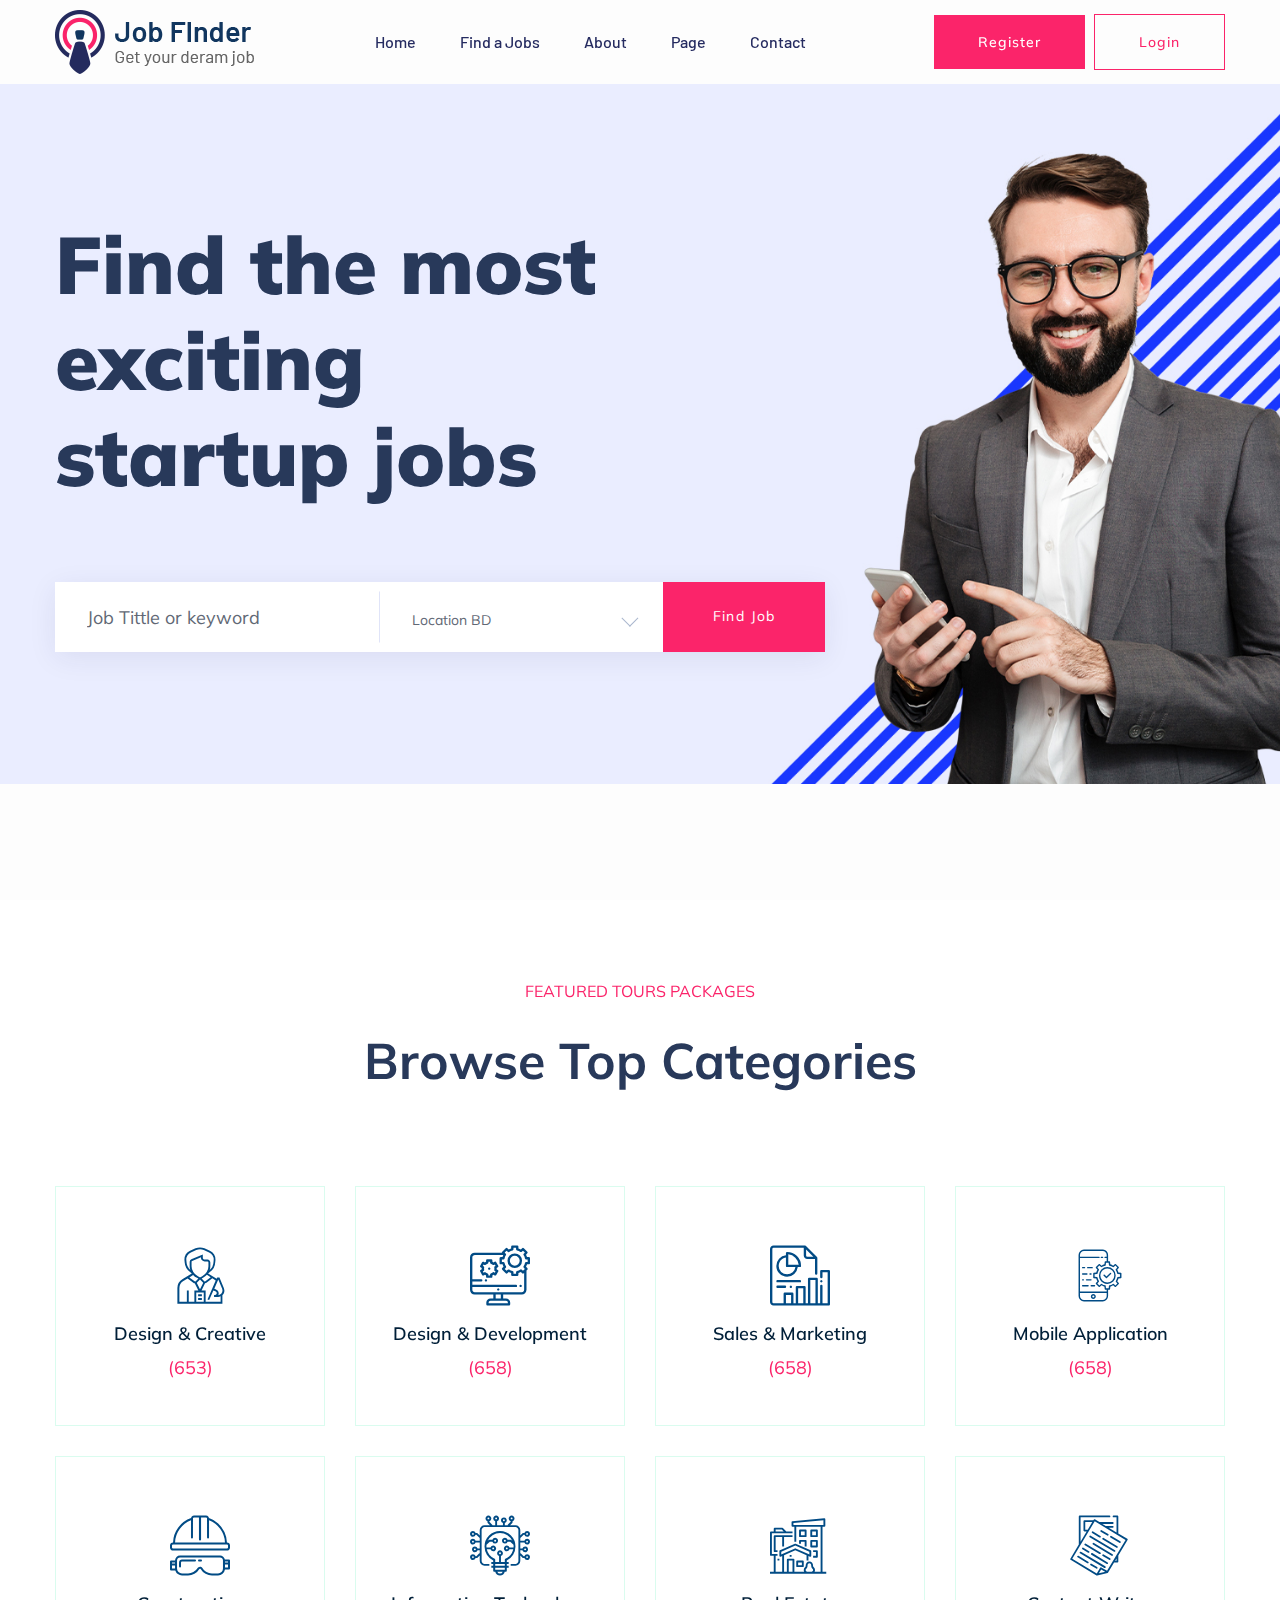
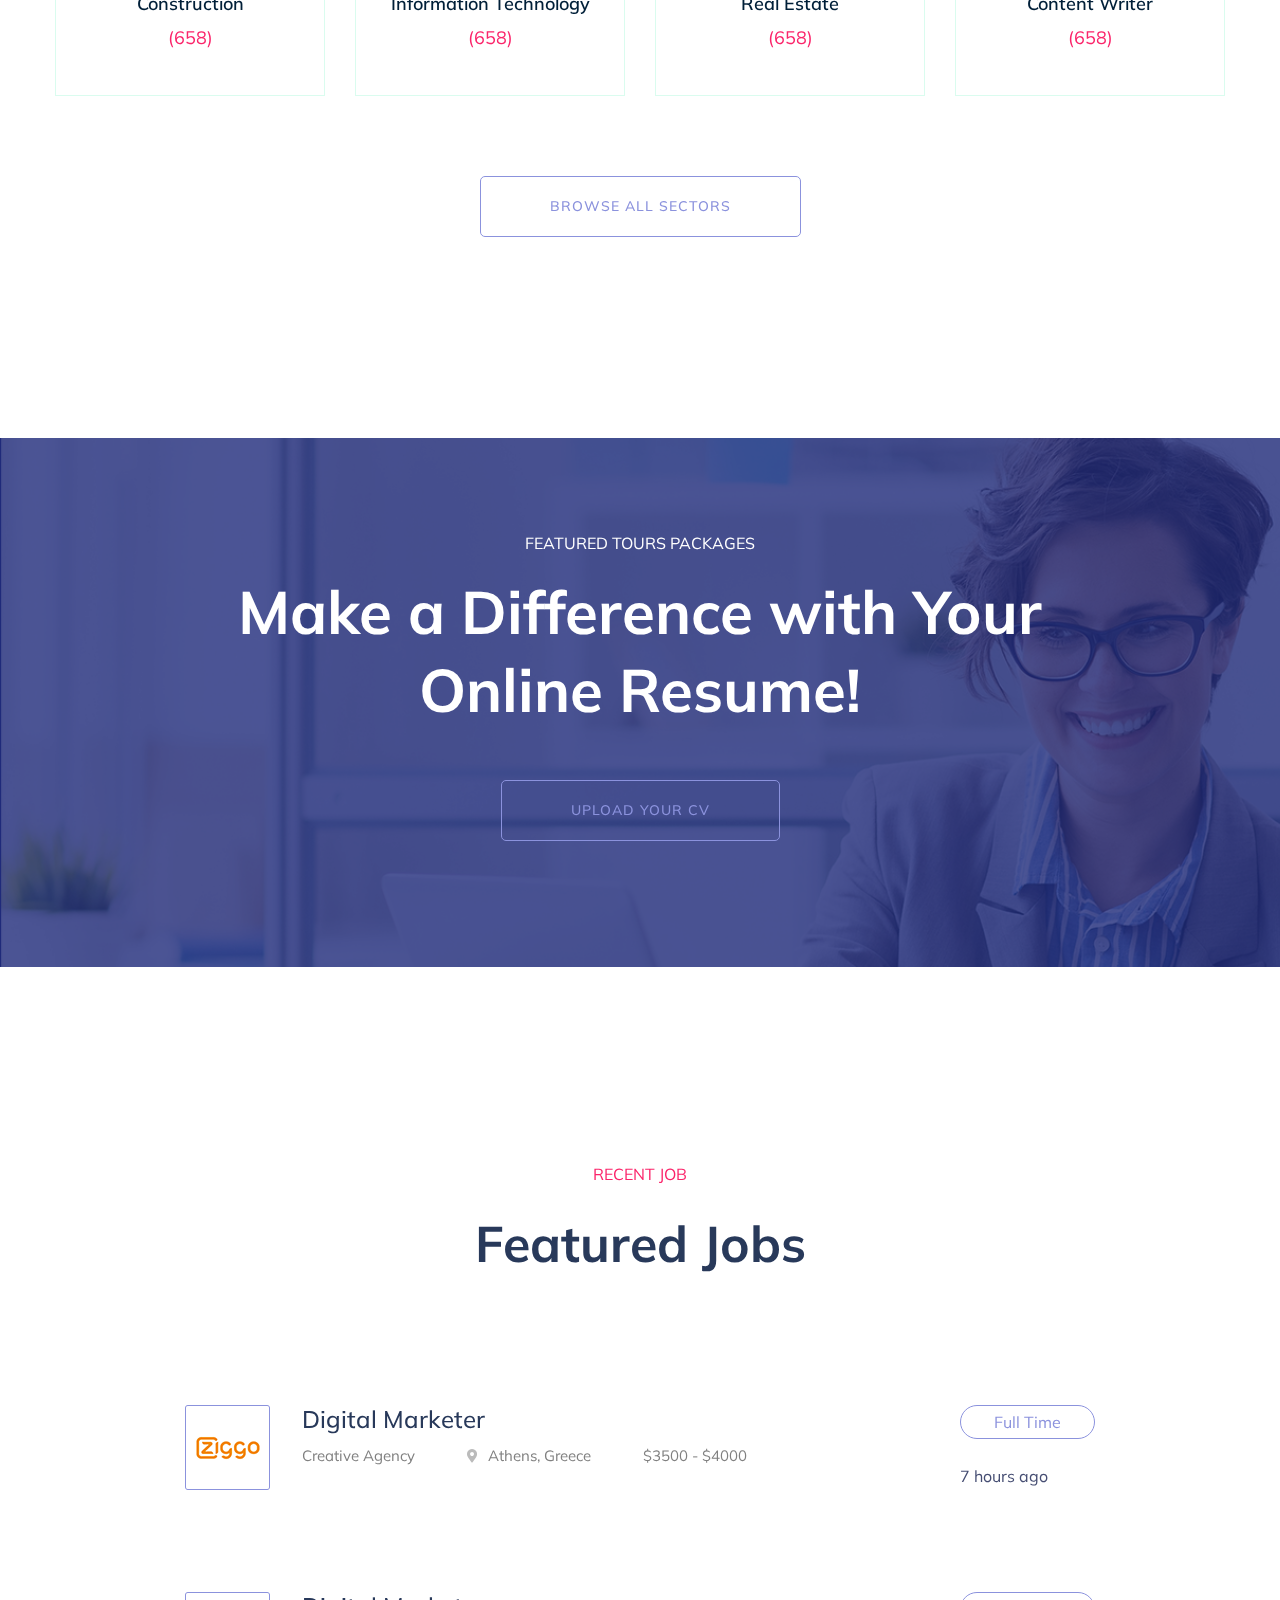
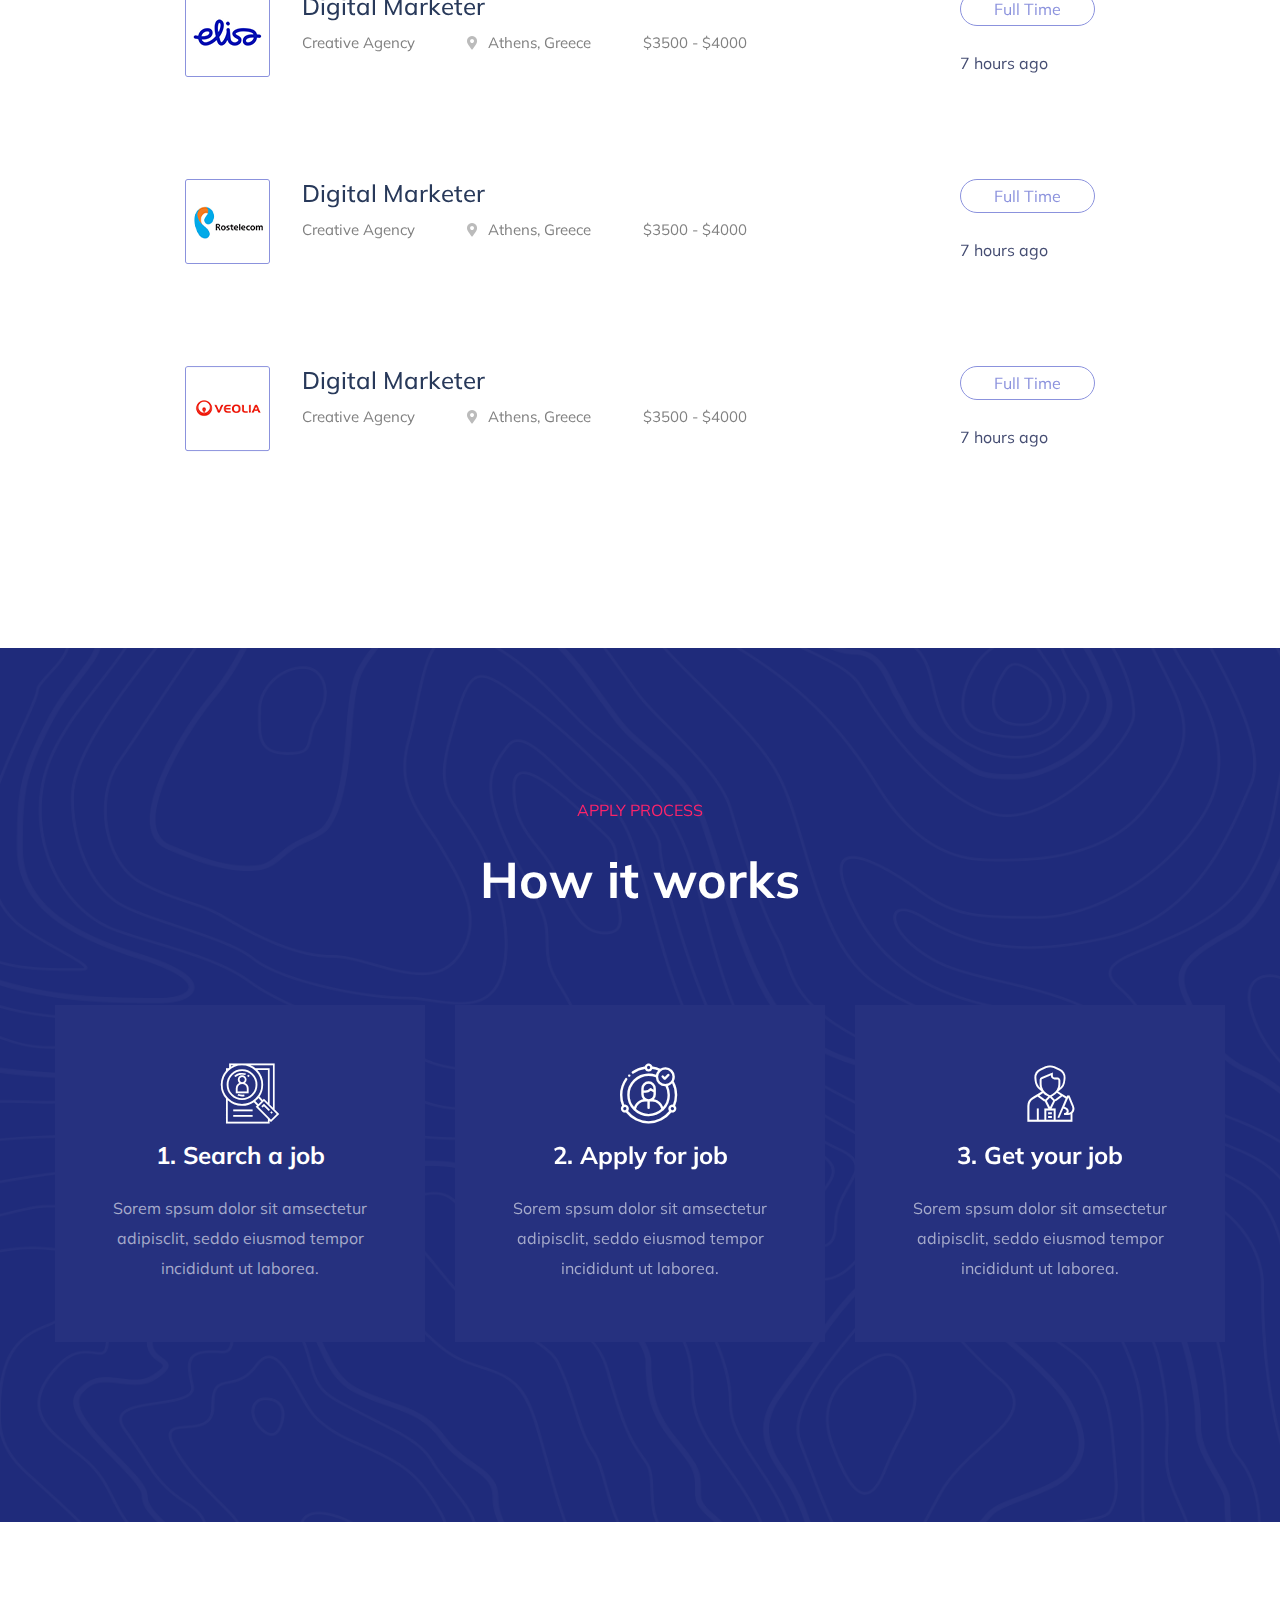
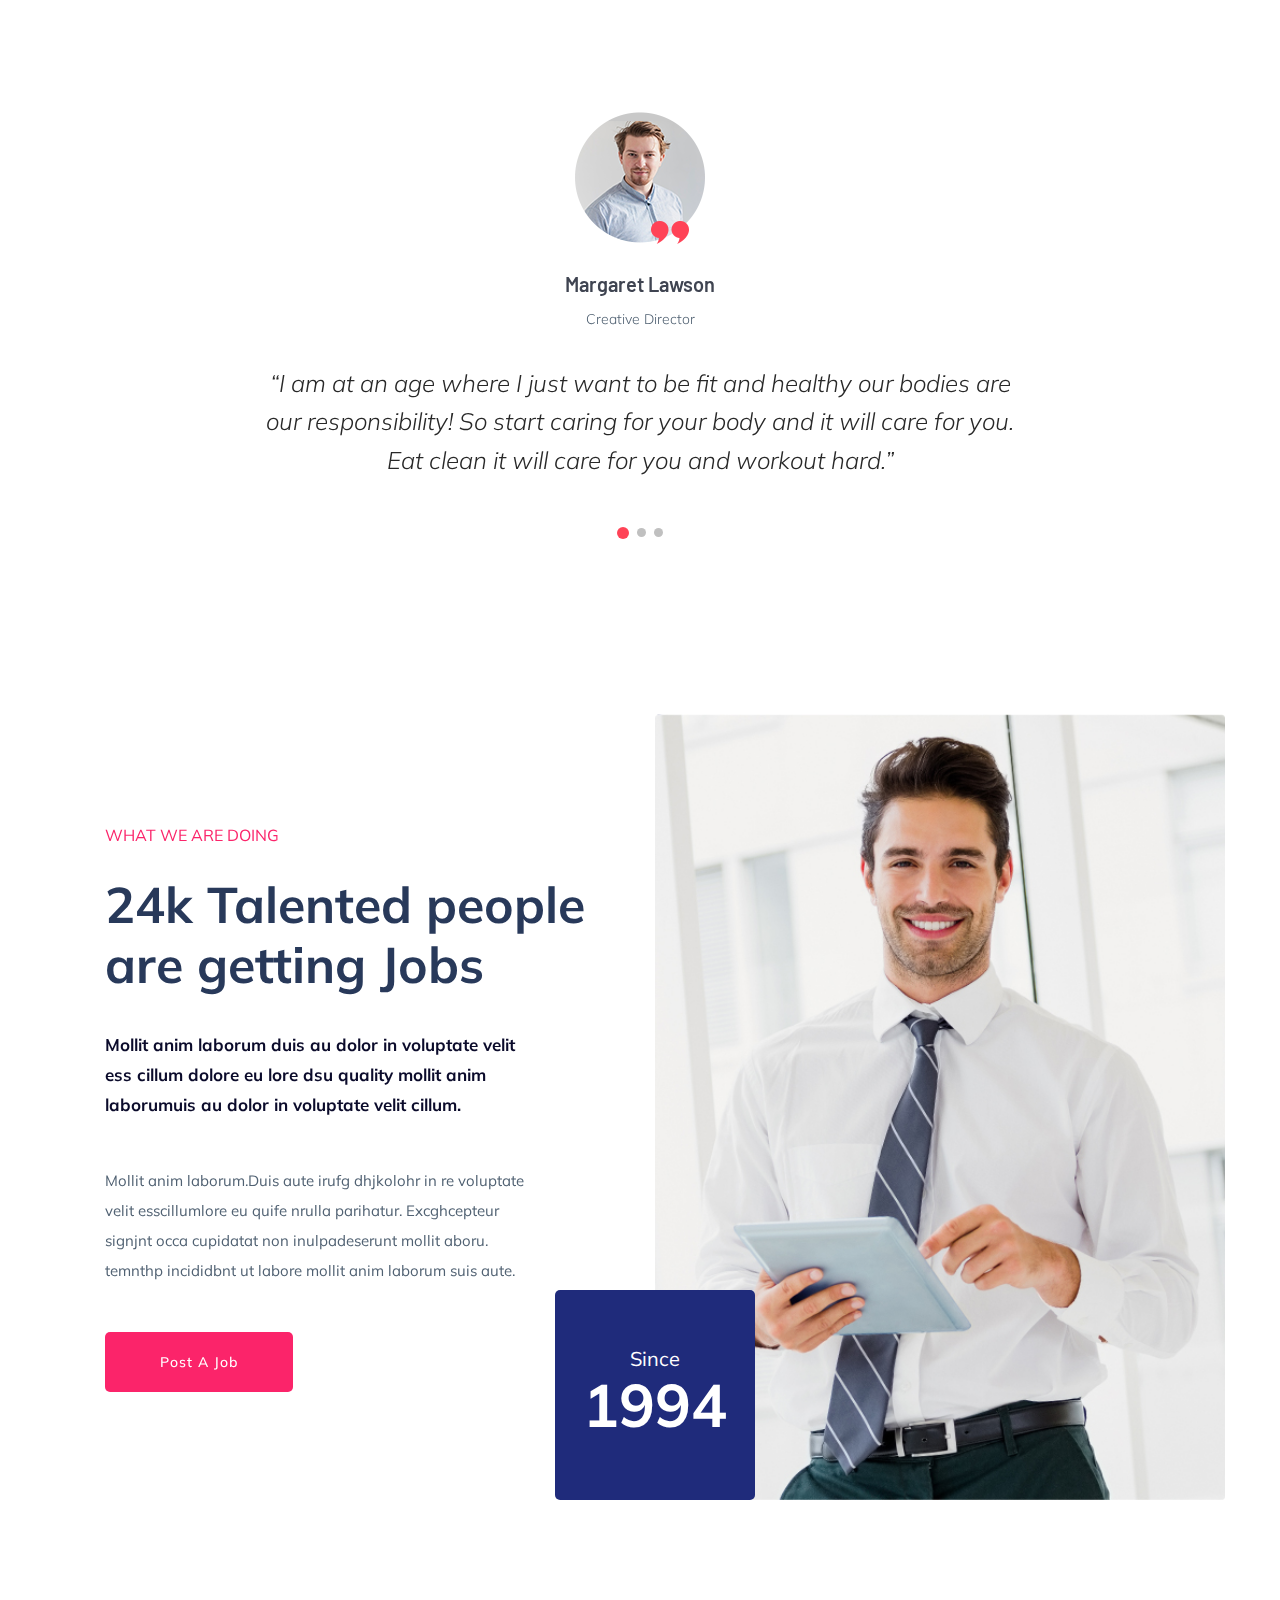
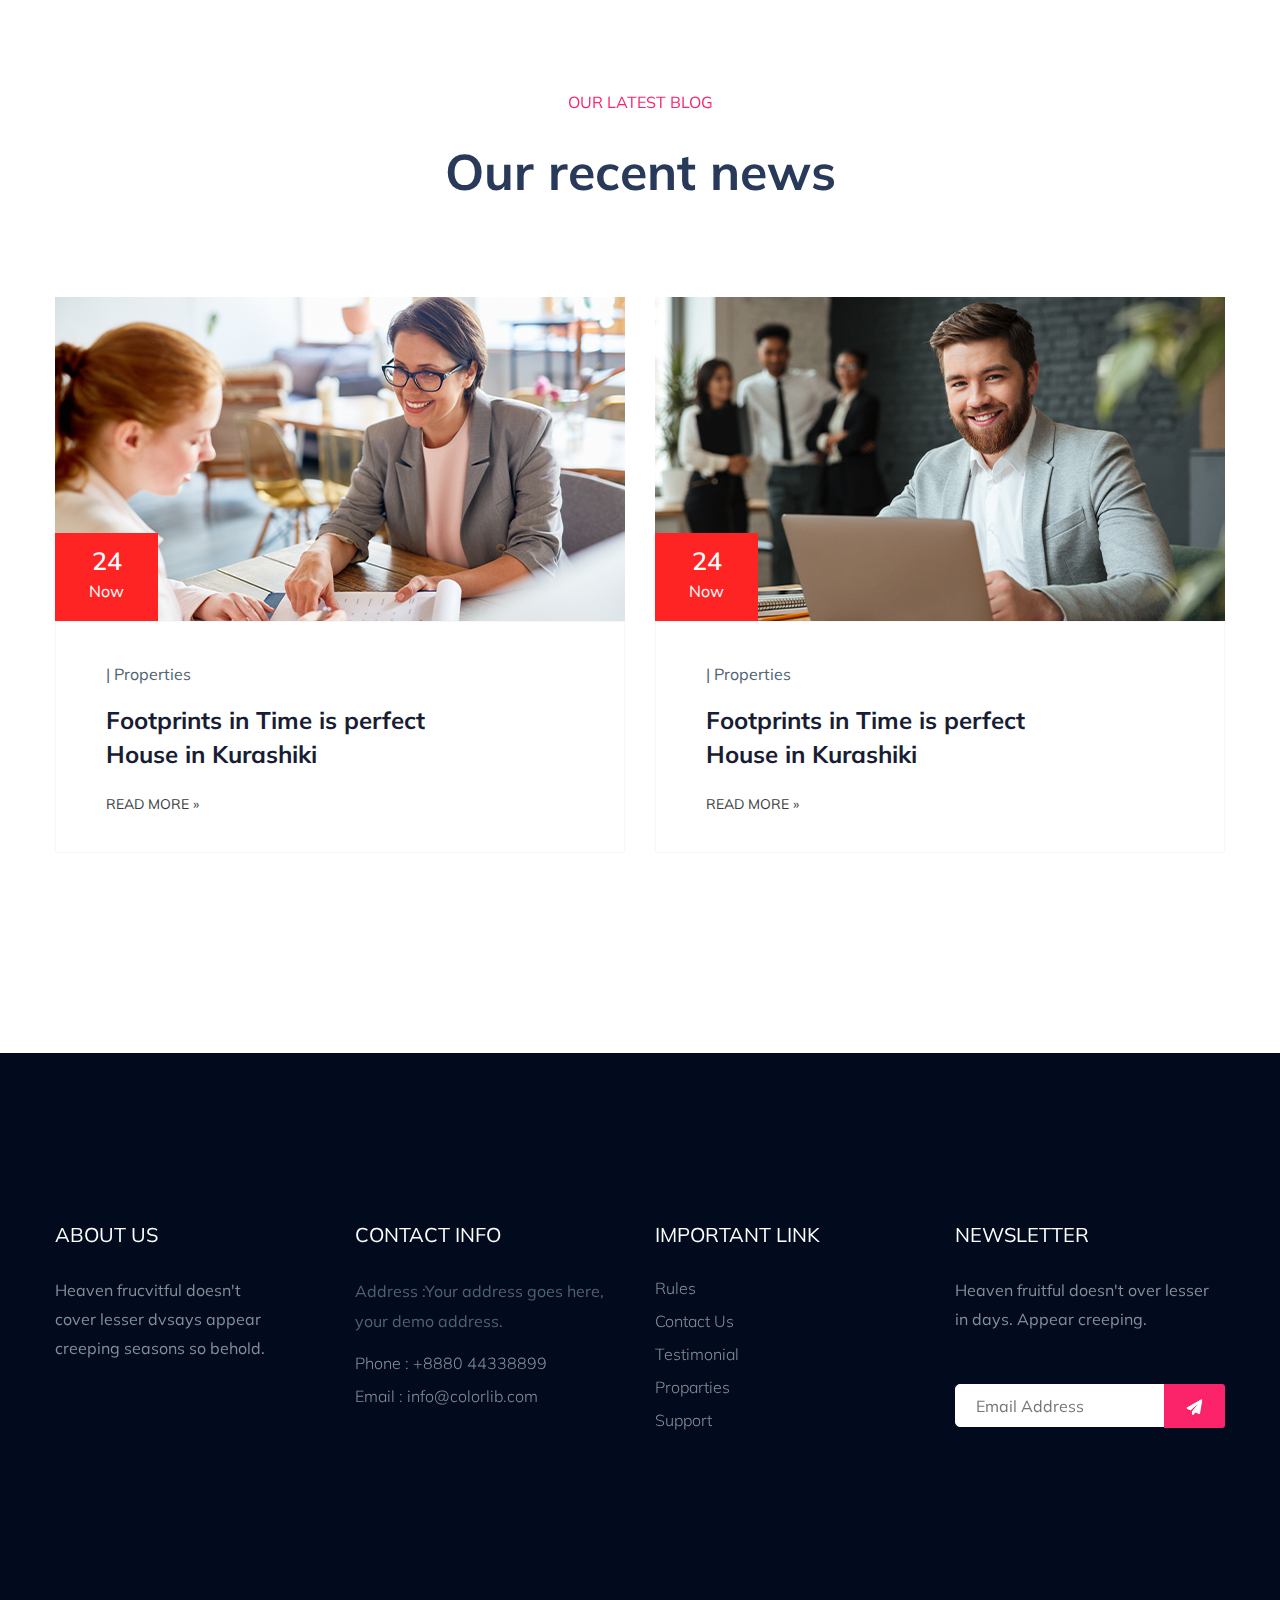
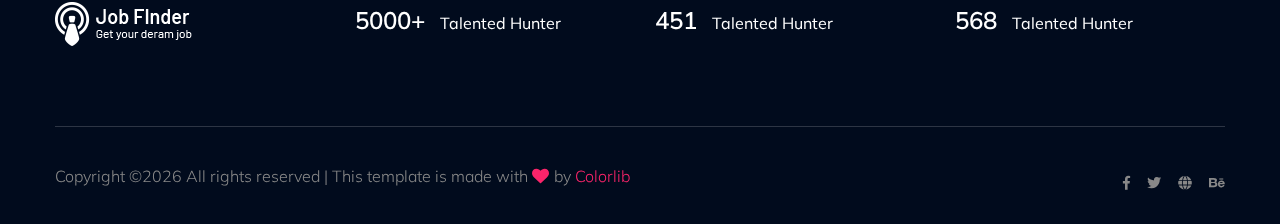
<file: index.html>
<!doctype html>
<html class="no-js" lang="zxx">
    <head>
        <meta charset="utf-8">
        <meta http-equiv="x-ua-compatible" content="ie=edge">
         <title>Job board HTML-5 Template </title>
        <meta name="description" content="">
        <meta name="viewport" content="width=device-width, initial-scale=1">
        <link rel="manifest" href="site.webmanifest">
		<link rel="shortcut icon" type="image/x-icon" href="assets/img/favicon.ico">
        <link rel="apple-touch-icon" sizes="180x180" href="./assets/favicon/apple-touch-icon.png">
        <link rel="icon" type="image/png" sizes="32x32" href="./assets/favicon/favicon-32x32.png">
        <link rel="icon" type="image/png" sizes="16x16" href="./assets/favicon/favicon-16x16.png">
        <link rel="manifest" href="./assets/favicon/site.webmanifest">
    
		<!-- CSS here -->
            <link rel="stylesheet" href="assets/css/bootstrap.min.css">
            <link rel="stylesheet" href="assets/css/owl.carousel.min.css">
            <link rel="stylesheet" href="assets/css/flaticon.css">
            <link rel="stylesheet" href="assets/css/price_rangs.css">
            <link rel="stylesheet" href="assets/css/slicknav.css">
            <link rel="stylesheet" href="assets/css/animate.min.css">
            <link rel="stylesheet" href="assets/css/magnific-popup.css">
            <link rel="stylesheet" href="assets/css/fontawesome-all.min.css">
            <link rel="stylesheet" href="assets/css/themify-icons.css">
            <link rel="stylesheet" href="assets/css/slick.css">
            <link rel="stylesheet" href="assets/css/nice-select.css">
            <link rel="stylesheet" href="assets/css/style.css">
   </head>

   <body>
    <!-- Preloader Start -->
    <div id="preloader-active">
        <div class="preloader d-flex align-items-center justify-content-center">
            <div class="preloader-inner position-relative">
                <div class="preloader-circle"></div>
                <div class="preloader-img pere-text">
                    <img src="assets/img/logo/logo.png" alt="">
                </div>
            </div>
        </div>
    </div>
    <!-- Preloader Start -->
    <header>
        <!-- Header Start -->
       <div class="header-area header-transparrent">
           <div class="headder-top header-sticky">
                <div class="container">
                    <div class="row align-items-center">
                        <div class="col-lg-3 col-md-2">
                            <!-- Logo -->
                            <div class="logo">
                                <a href="index.html"><img src="assets/img/logo/logo.png" alt=""></a>
                            </div>  
                        </div>
                        <div class="col-lg-9 col-md-9">
                            <div class="menu-wrapper">
                                <!-- Main-menu -->
                                <div class="main-menu">
                                    <nav class="d-none d-lg-block">
                                        <ul id="navigation">
                                            <li><a href="index.html">Home</a></li>
                                            <li><a href="job_listing.html">Find a Jobs </a></li>
                                            <li><a href="about.html">About</a></li>
                                            <li><a href="#">Page</a>
                                                <ul class="submenu">
                                                    <li><a href="blog.html">Blog</a></li>
                                                    <li><a href="single-blog.html">Blog Details</a></li>
                                                    <li><a href="elements.html">Elements</a></li>
                                                    <li><a href="job_details.html">job Details</a></li>
                                                </ul>
                                            </li>
                                            <li><a href="contact.html">Contact</a></li>
                                        </ul>
                                    </nav>
                                </div>          
                                <!-- Header-btn -->
                                <div class="header-btn d-none f-right d-lg-block">
                                    <a href="./registration.html" class="btn head-btn1">Register</a>
                                    <a href="./authorization.html" class="btn head-btn2">Login</a>
                                  </div>
                            </div>
                        </div>
                        <!-- Mobile Menu -->
                        <div class="col-12">
                            <div class="mobile_menu d-block d-lg-none"></div>
                        </div>
                    </div>
                </div>
           </div>
       </div>
        <!-- Header End -->
    </header>
    <main>

        <!-- slider Area Start-->
        <div class="slider-area ">
            <!-- Mobile Menu -->
            <div class="slider-active">
                <div class="single-slider slider-height d-flex align-items-center" data-background="assets/img/hero/h1_hero.jpg">
                    <div class="container">
                        <div class="row">
                            <div class="col-xl-6 col-lg-9 col-md-10">
                                <div class="hero__caption">
                                    <h1>Find the most exciting startup jobs</h1>
                                </div>
                            </div>
                        </div>
                        <!-- Search Box -->
                        <div class="row">
                            <div class="col-xl-8">
                                <!-- form -->
                                <form action="#" class="search-box">
                                    <div class="input-form">
                                        <input type="text" placeholder="Job Tittle or keyword">
                                    </div>
                                    <div class="select-form">
                                        <div class="select-itms">
                                            <select name="select" id="select1">
                                                <option value="">Location BD</option>
                                                <option value="">Location PK</option>
                                                <option value="">Location US</option>
                                                <option value="">Location UK</option>
                                            </select>
                                        </div>
                                    </div>
                                    <div class="search-form">
                                        <a href="#" class="findjob">Find job</a>
                                    </div>	
                                </form>	
                            </div>
                        </div>
                    </div>
                </div>
            </div>
        </div>
        <!-- slider Area End-->
        <!-- Our Services Start -->
        <div class="our-services section-pad-t30">
            <div class="container">
                <!-- Section Tittle -->
                <div class="row">
                    <div class="col-lg-12">
                        <div class="section-tittle text-center">
                            <span>FEATURED TOURS Packages</span>
                            <h2>Browse Top Categories </h2>
                        </div>
                    </div>
                </div>
                <div class="row d-flex justify-contnet-center">
                    <div class="col-xl-3 col-lg-3 col-md-4 col-sm-6">
                        <div class="single-services text-center mb-30">
                            <div class="services-ion">
                                <span class="flaticon-tour"></span>
                            </div>
                            <div class="services-cap">
                               <h5><a href="job_listing.html">Design & Creative</a></h5>
                                <span>(653)</span>
                            </div>
                        </div>
                    </div>
                    <div class="col-xl-3 col-lg-3 col-md-4 col-sm-6">
                        <div class="single-services text-center mb-30">
                            <div class="services-ion">
                                <span class="flaticon-cms"></span>
                            </div>
                            <div class="services-cap">
                               <h5><a href="job_listing.html">Design & Development</a></h5>
                                <span>(658)</span>
                            </div>
                        </div>
                    </div>
                    <div class="col-xl-3 col-lg-3 col-md-4 col-sm-6">
                        <div class="single-services text-center mb-30">
                            <div class="services-ion">
                                <span class="flaticon-report"></span>
                            </div>
                            <div class="services-cap">
                               <h5><a href="job_listing.html">Sales & Marketing</a></h5>
                                <span>(658)</span>
                            </div>
                        </div>
                    </div>
                    <div class="col-xl-3 col-lg-3 col-md-4 col-sm-6">
                        <div class="single-services text-center mb-30">
                            <div class="services-ion">
                                <span class="flaticon-app"></span>
                            </div>
                            <div class="services-cap">
                               <h5><a href="job_listing.html">Mobile Application</a></h5>
                                <span>(658)</span>
                            </div>
                        </div>
                    </div>
                    <div class="col-xl-3 col-lg-3 col-md-4 col-sm-6">
                        <div class="single-services text-center mb-30">
                            <div class="services-ion">
                                <span class="flaticon-helmet"></span>
                            </div>
                            <div class="services-cap">
                               <h5><a href="job_listing.html">Construction</a></h5>
                                <span>(658)</span>
                            </div>
                        </div>
                    </div>
                    <div class="col-xl-3 col-lg-3 col-md-4 col-sm-6">
                        <div class="single-services text-center mb-30">
                            <div class="services-ion">
                                <span class="flaticon-high-tech"></span>
                            </div>
                            <div class="services-cap">
                               <h5><a href="job_listing.html">Information Technology</a></h5>
                                <span>(658)</span>
                            </div>
                        </div>
                    </div>
                    <div class="col-xl-3 col-lg-3 col-md-4 col-sm-6">
                        <div class="single-services text-center mb-30">
                            <div class="services-ion">
                                <span class="flaticon-real-estate"></span>
                            </div>
                            <div class="services-cap">
                               <h5><a href="job_listing.html">Real Estate</a></h5>
                                <span>(658)</span>
                            </div>
                        </div>
                    </div>
                    <div class="col-xl-3 col-lg-3 col-md-4 col-sm-6">
                        <div class="single-services text-center mb-30">
                            <div class="services-ion">
                                <span class="flaticon-content"></span>
                            </div>
                            <div class="services-cap">
                               <h5><a href="job_listing.html">Content Writer</a></h5>
                                <span>(658)</span>
                            </div>
                        </div>
                    </div>
                </div>
                <!-- More Btn -->
                <!-- Section Button -->
                <div class="row">
                    <div class="col-lg-12">
                        <div class="browse-btn2 text-center mt-50">
                            <a href="job_listing.html" class="border-btn2">Browse All Sectors</a>
                        </div>
                    </div>
                </div>
            </div>
        </div>
        <!-- Our Services End -->
        <!-- Online CV Area Start -->
         <div class="online-cv cv-bg section-overly pt-90 pb-120"  data-background="assets/img/gallery/cv_bg.jpg">
            <div class="container">
                <div class="row justify-content-center">
                    <div class="col-xl-10">
                        <div class="cv-caption text-center">
                            <p class="pera1">FEATURED TOURS Packages</p>
                            <p class="pera2"> Make a Difference with Your Online Resume!</p>
                            <a href="#" class="border-btn2 border-btn4">Upload your cv</a>
                        </div>
                    </div>
                </div>
            </div>
        </div>
        <!-- Online CV Area End-->
        <!-- Featured_job_start -->
        <section class="featured-job-area feature-padding">
            <div class="container">
                <!-- Section Tittle -->
                <div class="row">
                    <div class="col-lg-12">
                        <div class="section-tittle text-center">
                            <span>Recent Job</span>
                            <h2>Featured Jobs</h2>
                        </div>
                    </div>
                </div>
                <div class="row justify-content-center">
                    <div class="col-xl-10">
                        <!-- single-job-content -->
                        <div class="single-job-items mb-30">
                            <div class="job-items">
                                <div class="company-img">
                                    <a href="job_details.html"><img src="assets/img/icon/job-list1.png" alt=""></a>
                                </div>
                                <div class="job-tittle">
                                    <a href="job_details.html"><h4>Digital Marketer</h4></a>
                                    <ul>
                                        <li>Creative Agency</li>
                                        <li><i class="fas fa-map-marker-alt"></i>Athens, Greece</li>
                                        <li>$3500 - $4000</li>
                                    </ul>
                                </div>
                            </div>
                            <div class="items-link f-right">
                                <a href="job_details.html">Full Time</a>
                                <span>7 hours ago</span>
                            </div>
                        </div>
                        <!-- single-job-content -->
                        <div class="single-job-items mb-30">
                            <div class="job-items">
                                <div class="company-img">
                                    <a href="job_details.html"><img src="assets/img/icon/job-list2.png" alt=""></a>
                                </div>
                                <div class="job-tittle">
                                    <a href="job_details.html"><h4>Digital Marketer</h4></a>
                                    <ul>
                                        <li>Creative Agency</li>
                                        <li><i class="fas fa-map-marker-alt"></i>Athens, Greece</li>
                                        <li>$3500 - $4000</li>
                                    </ul>
                                </div>
                            </div>
                            <div class="items-link f-right">
                                <a href="job_details.html">Full Time</a>
                                <span>7 hours ago</span>
                            </div>
                        </div>
                         <!-- single-job-content -->
                        <div class="single-job-items mb-30">
                            <div class="job-items">
                                <div class="company-img">
                                    <a href="job_details.html"><img src="assets/img/icon/job-list3.png" alt=""></a>
                                </div>
                                <div class="job-tittle">
                                    <a href="job_details.html"><h4>Digital Marketer</h4></a>
                                    <ul>
                                        <li>Creative Agency</li>
                                        <li><i class="fas fa-map-marker-alt"></i>Athens, Greece</li>
                                        <li>$3500 - $4000</li>
                                    </ul>
                                </div>
                            </div>
                            <div class="items-link f-right">
                                <a href="job_details.html">Full Time</a>
                                <span>7 hours ago</span>
                            </div>
                        </div>
                         <!-- single-job-content -->
                        <div class="single-job-items mb-30">
                            <div class="job-items">
                                <div class="company-img">
                                    <a href="job_details.html"><img src="assets/img/icon/job-list4.png" alt=""></a>
                                </div>
                                <div class="job-tittle">
                                    <a href="job_details.html"><h4>Digital Marketer</h4></a>
                                    <ul>
                                        <li>Creative Agency</li>
                                        <li><i class="fas fa-map-marker-alt"></i>Athens, Greece</li>
                                        <li>$3500 - $4000</li>
                                    </ul>
                                </div>
                            </div>
                            <div class="items-link f-right">
                                <a href="job_details.html">Full Time</a>
                                <span>7 hours ago</span>
                            </div>
                        </div>
                    </div>
                </div>
            </div>
        </section>
        <!-- Featured_job_end -->
        <!-- How  Apply Process Start-->
        <div class="apply-process-area apply-bg pt-150 pb-150" data-background="assets/img/gallery/how-applybg.png">
            <div class="container">
                <!-- Section Tittle -->
                <div class="row">
                    <div class="col-lg-12">
                        <div class="section-tittle white-text text-center">
                            <span>Apply process</span>
                            <h2> How it works</h2>
                        </div>
                    </div>
                </div>
                <!-- Apply Process Caption -->
                <div class="row">
                    <div class="col-lg-4 col-md-6">
                        <div class="single-process text-center mb-30">
                            <div class="process-ion">
                                <span class="flaticon-search"></span>
                            </div>
                            <div class="process-cap">
                               <h5>1. Search a job</h5>
                               <p>Sorem spsum dolor sit amsectetur adipisclit, seddo eiusmod tempor incididunt ut laborea.</p>
                            </div>
                        </div>
                    </div>
                    <div class="col-lg-4 col-md-6">
                        <div class="single-process text-center mb-30">
                            <div class="process-ion">
                                <span class="flaticon-curriculum-vitae"></span>
                            </div>
                            <div class="process-cap">
                               <h5>2. Apply for job</h5>
                               <p>Sorem spsum dolor sit amsectetur adipisclit, seddo eiusmod tempor incididunt ut laborea.</p>
                            </div>
                        </div>
                    </div>
                    <div class="col-lg-4 col-md-6">
                        <div class="single-process text-center mb-30">
                            <div class="process-ion">
                                <span class="flaticon-tour"></span>
                            </div>
                            <div class="process-cap">
                               <h5>3. Get your job</h5>
                               <p>Sorem spsum dolor sit amsectetur adipisclit, seddo eiusmod tempor incididunt ut laborea.</p>
                            </div>
                        </div>
                    </div>
                </div>
             </div>
        </div>
        <!-- How  Apply Process End-->
        <!-- Testimonial Start -->
        <div class="testimonial-area testimonial-padding">
            <div class="container">
                <!-- Testimonial contents -->
                <div class="row d-flex justify-content-center">
                    <div class="col-xl-8 col-lg-8 col-md-10">
                        <div class="h1-testimonial-active dot-style">
                            <!-- Single Testimonial -->
                            <div class="single-testimonial text-center">
                                <!-- Testimonial Content -->
                                <div class="testimonial-caption ">
                                    <!-- founder -->
                                    <div class="testimonial-founder  ">
                                        <div class="founder-img mb-30">
                                            <img src="assets/img/testmonial/testimonial-founder.png" alt="">
                                            <span>Margaret Lawson</span>
                                            <p>Creative Director</p>
                                        </div>
                                    </div>
                                    <div class="testimonial-top-cap">
                                        <p>“I am at an age where I just want to be fit and healthy our bodies are our responsibility! So start caring for your body and it will care for you. Eat clean it will care for you and workout hard.”</p>
                                    </div>
                                </div>
                            </div>
                            <!-- Single Testimonial -->
                            <div class="single-testimonial text-center">
                                <!-- Testimonial Content -->
                                <div class="testimonial-caption ">
                                    <!-- founder -->
                                    <div class="testimonial-founder  ">
                                        <div class="founder-img mb-30">
                                            <img src="assets/img/testmonial/testimonial-founder.png" alt="">
                                            <span>Margaret Lawson</span>
                                            <p>Creative Director</p>
                                        </div>
                                    </div>
                                    <div class="testimonial-top-cap">
                                        <p>“I am at an age where I just want to be fit and healthy our bodies are our responsibility! So start caring for your body and it will care for you. Eat clean it will care for you and workout hard.”</p>
                                    </div>
                                </div>
                            </div>
                            <!-- Single Testimonial -->
                            <div class="single-testimonial text-center">
                                <!-- Testimonial Content -->
                                <div class="testimonial-caption ">
                                    <!-- founder -->
                                    <div class="testimonial-founder  ">
                                        <div class="founder-img mb-30">
                                            <img src="assets/img/testmonial/testimonial-founder.png" alt="">
                                            <span>Margaret Lawson</span>
                                            <p>Creative Director</p>
                                        </div>
                                    </div>
                                    <div class="testimonial-top-cap">
                                        <p>“I am at an age where I just want to be fit and healthy our bodies are our responsibility! So start caring for your body and it will care for you. Eat clean it will care for you and workout hard.”</p>
                                    </div>
                                </div>
                            </div>
                        </div>
                    </div>
                </div>
            </div>
        </div>
        <!-- Testimonial End -->
         <!-- Support Company Start-->
         <div class="support-company-area support-padding fix">
            <div class="container">
                <div class="row align-items-center">
                    <div class="col-xl-6 col-lg-6">
                        <div class="right-caption">
                            <!-- Section Tittle -->
                            <div class="section-tittle section-tittle2">
                                <span>What we are doing</span>
                                <h2>24k Talented people are getting Jobs</h2>
                            </div>
                            <div class="support-caption">
                                <p class="pera-top">Mollit anim laborum duis au dolor in voluptate velit ess cillum dolore eu lore dsu quality mollit anim laborumuis au dolor in voluptate velit cillum.</p>
                                <p>Mollit anim laborum.Duis aute irufg dhjkolohr in re voluptate velit esscillumlore eu quife nrulla parihatur. Excghcepteur signjnt occa cupidatat non inulpadeserunt mollit aboru. temnthp incididbnt ut labore mollit anim laborum suis aute.</p>
                                <a href="about.html" class="btn post-btn">Post a job</a>
                            </div>
                        </div>
                    </div>
                    <div class="col-xl-6 col-lg-6">
                        <div class="support-location-img">
                            <img src="assets/img/service/support-img.jpg" alt="">
                            <div class="support-img-cap text-center">
                                <p>Since</p>
                                <span>1994</span>
                            </div>
                        </div>
                    </div>
                </div>
            </div>
        </div>
        <!-- Support Company End-->
        <!-- Blog Area Start -->
        <div class="home-blog-area blog-h-padding">
            <div class="container">
                <!-- Section Tittle -->
                <div class="row">
                    <div class="col-lg-12">
                        <div class="section-tittle text-center">
                            <span>Our latest blog</span>
                            <h2>Our recent news</h2>
                        </div>
                    </div>
                </div>
                <div class="row">
                    <div class="col-xl-6 col-lg-6 col-md-6">
                        <div class="home-blog-single mb-30">
                            <div class="blog-img-cap">
                                <div class="blog-img">
                                    <img src="assets/img/blog/home-blog1.jpg" alt="">
                                    <!-- Blog date -->
                                    <div class="blog-date text-center">
                                        <span>24</span>
                                        <p>Now</p>
                                    </div>
                                </div>
                                <div class="blog-cap">
                                    <p>|   Properties</p>
                                    <h3><a href="single-blog.html">Footprints in Time is perfect House in Kurashiki</a></h3>
                                    <a href="#" class="more-btn">Read more »</a>
                                </div>
                            </div>
                        </div>
                    </div>
                    <div class="col-xl-6 col-lg-6 col-md-6">
                        <div class="home-blog-single mb-30">
                            <div class="blog-img-cap">
                                <div class="blog-img">
                                    <img src="assets/img/blog/home-blog2.jpg" alt="">
                                    <!-- Blog date -->
                                    <div class="blog-date text-center">
                                        <span>24</span>
                                        <p>Now</p>
                                    </div>
                                </div>
                                <div class="blog-cap">
                                    <p>|   Properties</p>
                                    <h3><a href="single-blog.html">Footprints in Time is perfect House in Kurashiki</a></h3>
                                    <a href="#" class="more-btn">Read more »</a>
                                </div>
                            </div>
                        </div>
                    </div>
                </div>
            </div>
        </div>
        <!-- Blog Area End -->

    </main>
    <footer>
        <!-- Footer Start-->
        <div class="footer-area footer-bg footer-padding">
            <div class="container">
                <div class="row d-flex justify-content-between">
                    <div class="col-xl-3 col-lg-3 col-md-4 col-sm-6">
                       <div class="single-footer-caption mb-50">
                         <div class="single-footer-caption mb-30">
                             <div class="footer-tittle">
                                 <h4>About Us</h4>
                                 <div class="footer-pera">
                                     <p>Heaven frucvitful doesn't cover lesser dvsays appear creeping seasons so behold.</p>
                                </div>
                             </div>
                         </div>

                       </div>
                    </div>
                    <div class="col-xl-3 col-lg-3 col-md-4 col-sm-5">
                        <div class="single-footer-caption mb-50">
                            <div class="footer-tittle">
                                <h4>Contact Info</h4>
                                <ul>
                                    <li>
                                    <p>Address :Your address goes
                                        here, your demo address.</p>
                                    </li>
                                    <li><a href="#">Phone : +8880 44338899</a></li>
                                    <li><a href="#">Email : info@colorlib.com</a></li>
                                </ul>
                            </div>

                        </div>
                    </div>
                    <div class="col-xl-3 col-lg-3 col-md-4 col-sm-5">
                        <div class="single-footer-caption mb-50">
                            <div class="footer-tittle">
                                <h4>Important Link</h4>
                                <ul>
                                    <li><a target="_blank" href="./rules.pdf">Rules</a></li>
                                    <li><a href="#">Contact Us</a></li>
                                    <li><a href="#">Testimonial</a></li>
                                    <li><a href="#">Proparties</a></li>
                                    <li><a href="#">Support</a></li>
                                </ul>
                            </div>
                        </div>
                    </div>
                    <div class="col-xl-3 col-lg-3 col-md-4 col-sm-5">
                        <div class="single-footer-caption mb-50">
                            <div class="footer-tittle">
                                <h4>Newsletter</h4>
                                <div class="footer-pera footer-pera2">
                                 <p>Heaven fruitful doesn't over lesser in days. Appear creeping.</p>
                             </div>
                             <!-- Form -->
                             <div class="footer-form" >
                                 <div id="mc_embed_signup">
                                     <form target="_blank" action="https://spondonit.us12.list-manage.com/subscribe/post?u=1462626880ade1ac87bd9c93a&amp;id=92a4423d01"
                                     method="get" class="subscribe_form relative mail_part">
                                         <input type="email" name="email" id="newsletter-form-email" placeholder="Email Address"
                                         class="placeholder hide-on-focus" onfocus="this.placeholder = ''"
                                         onblur="this.placeholder = ' Email Address '">
                                         <div class="form-icon">
                                             <button type="submit" name="submit" id="newsletter-submit"
                                             class="email_icon newsletter-submit button-contactForm"><img src="assets/img/icon/form.png" alt=""></button>
                                         </div>
                                         <div class="mt-10 info"></div>
                                     </form>
                                 </div>
                             </div>
                            </div>
                        </div>
                    </div>
                </div>
               <!--  -->
               <div class="row footer-wejed justify-content-between">
                    <div class="col-xl-3 col-lg-3 col-md-4 col-sm-6">
                        <!-- logo -->
                        <div class="footer-logo mb-20">
                        <a><img src="assets/img/logo/logo2_footer.png" alt=""></a>
                        </div>
                    </div>
                    <div class="col-xl-3 col-lg-3 col-md-4 col-sm-5">
                    <div class="footer-tittle-bottom">
                        <span>5000+</span>
                        <p>Talented Hunter</p>
                    </div>
                    </div>
                    <div class="col-xl-3 col-lg-3 col-md-4 col-sm-5">
                        <div class="footer-tittle-bottom">
                            <span>451</span>
                            <p>Talented Hunter</p>
                        </div>
                    </div>
                    <div class="col-xl-3 col-lg-3 col-md-4 col-sm-5">
                        <!-- Footer Bottom Tittle -->
                        <div class="footer-tittle-bottom">
                            <span>568</span>
                            <p>Talented Hunter</p>
                        </div>
                    </div>
               </div>
            </div>
        </div>
        <!-- footer-bottom area -->
        <div class="footer-bottom-area footer-bg">
            <div class="container">
                <div class="footer-border">
                     <div class="row d-flex justify-content-between align-items-center">
                         <div class="col-xl-10 col-lg-10 ">
                             <div class="footer-copy-right">
                                 <p><!-- Link back to Colorlib can't be removed. Template is licensed under CC BY 3.0. -->
  Copyright &copy;<script>document.write(new Date().getFullYear());</script> All rights reserved | This template is made with <i class="fa fa-heart" aria-hidden="true"></i> by <a href="https://colorlib.com" target="_blank">Colorlib</a>
  <!-- Link back to Colorlib can't be removed. Template is licensed under CC BY 3.0. --></p>
                             </div>
                         </div>
                         <div class="col-xl-2 col-lg-2">
                             <div class="footer-social f-right">
                                 <a href="#"><i class="fab fa-facebook-f"></i></a>
                                 <a href="#"><i class="fab fa-twitter"></i></a>
                                 <a href="#"><i class="fas fa-globe"></i></a>
                                 <a href="#"><i class="fab fa-behance"></i></a>
                             </div>
                         </div>
                     </div>
                </div>
            </div>
        </div>
        <!-- Footer End-->
    </footer>

  <!-- JS here -->
	
		<!-- All JS Custom Plugins Link Here here -->
        <script src="./assets/js/vendor/modernizr-3.5.0.min.js"></script>
		<!-- Jquery, Popper, Bootstrap -->
		<script src="./assets/js/vendor/jquery-1.12.4.min.js"></script>
        <script src="./assets/js/popper.min.js"></script>
        <script src="./assets/js/bootstrap.min.js"></script>
	    <!-- Jquery Mobile Menu -->
        <script src="./assets/js/jquery.slicknav.min.js"></script>

		<!-- Jquery Slick , Owl-Carousel Plugins -->
        <script src="./assets/js/owl.carousel.min.js"></script>
        <script src="./assets/js/slick.min.js"></script>
        <script src="./assets/js/price_rangs.js"></script>
        
		<!-- One Page, Animated-HeadLin -->
        <script src="./assets/js/wow.min.js"></script>
		<script src="./assets/js/animated.headline.js"></script>
        <script src="./assets/js/jquery.magnific-popup.js"></script>

		<!-- Scrollup, nice-select, sticky -->
        <script src="./assets/js/jquery.scrollUp.min.js"></script>
        <script src="./assets/js/jquery.nice-select.min.js"></script>
		<script src="./assets/js/jquery.sticky.js"></script>
        
        <!-- contact js -->
        <script src="./assets/js/contact.js"></script>
        <script src="./assets/js/jquery.form.js"></script>
        <script src="./assets/js/jquery.validate.min.js"></script>
        <script src="./assets/js/mail-script.js"></script>
        <script src="./assets/js/jquery.ajaxchimp.min.js"></script>
        
		<!-- Jquery Plugins, main Jquery -->	
        <script src="./assets/js/plugins.js"></script>
        <script src="./assets/js/main.js"></script>
        <script src="./js/main.js"></script>

    </body>
</html>
</file>
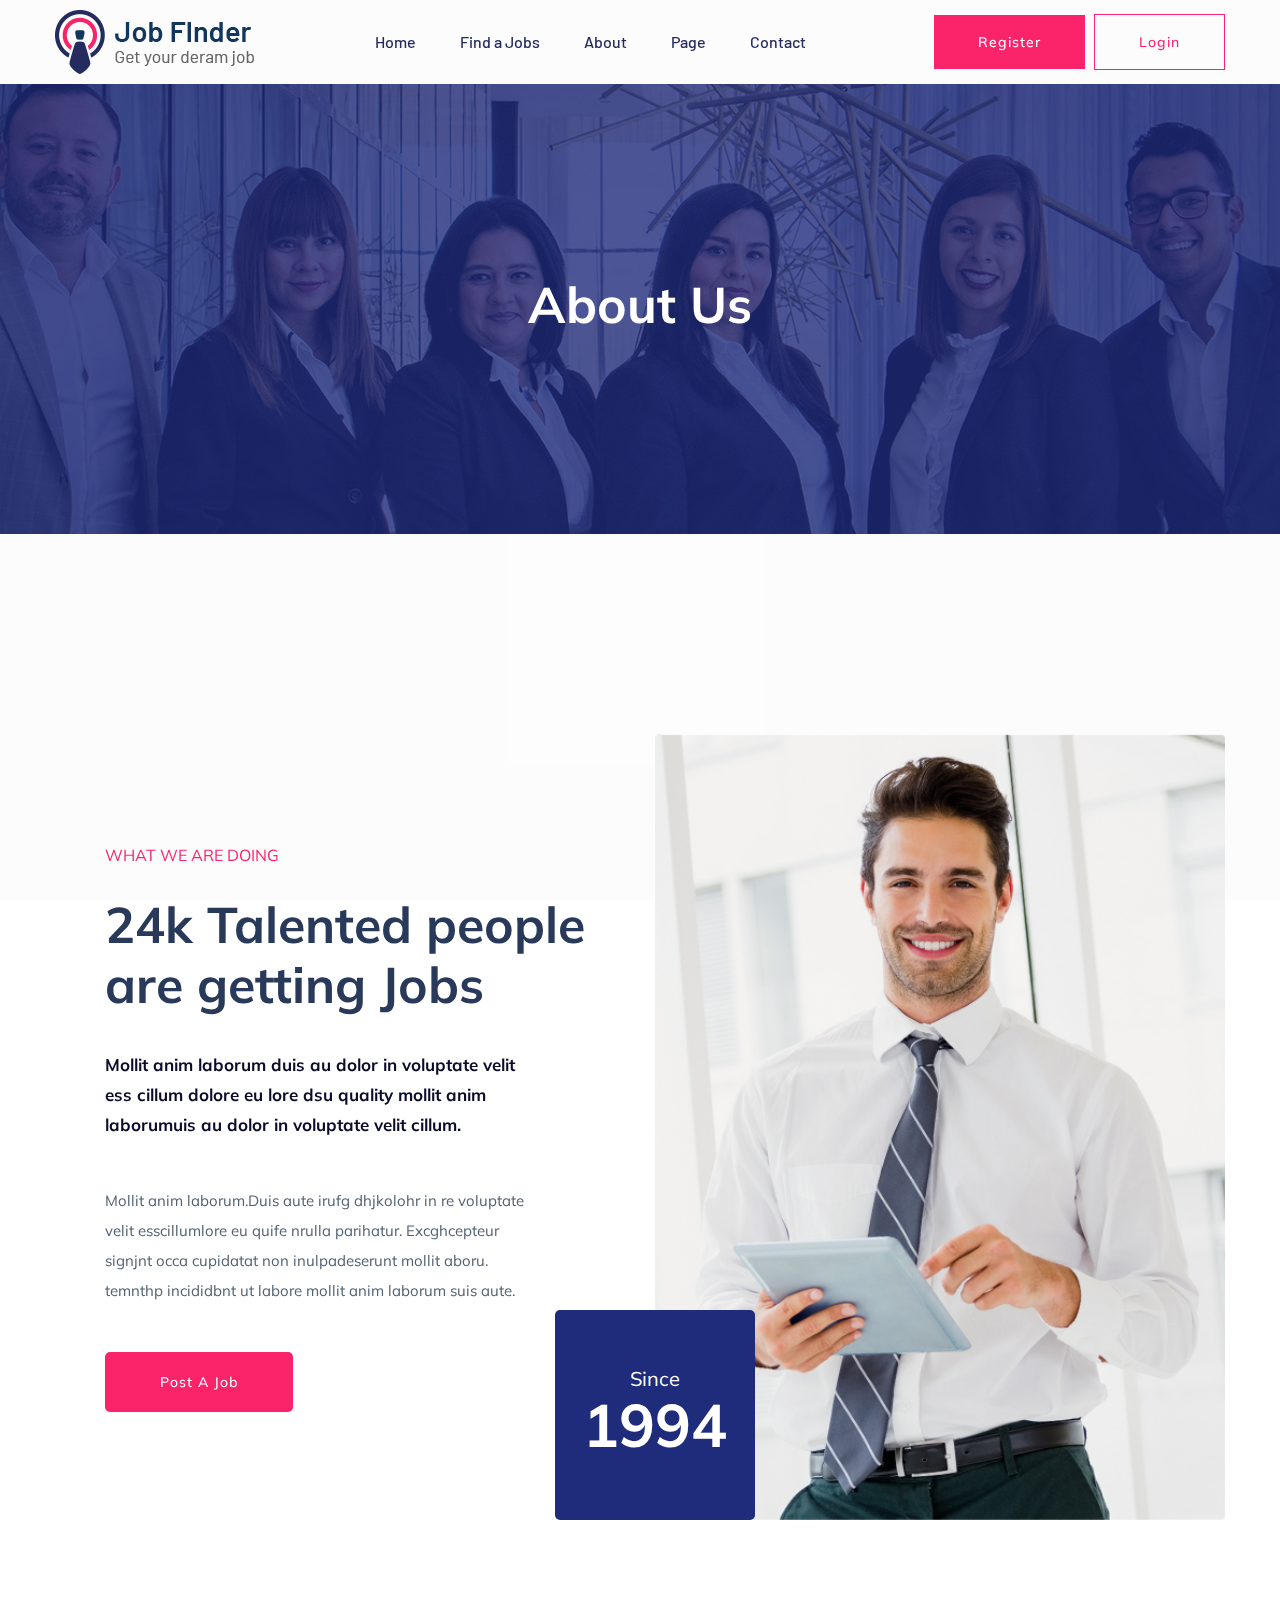
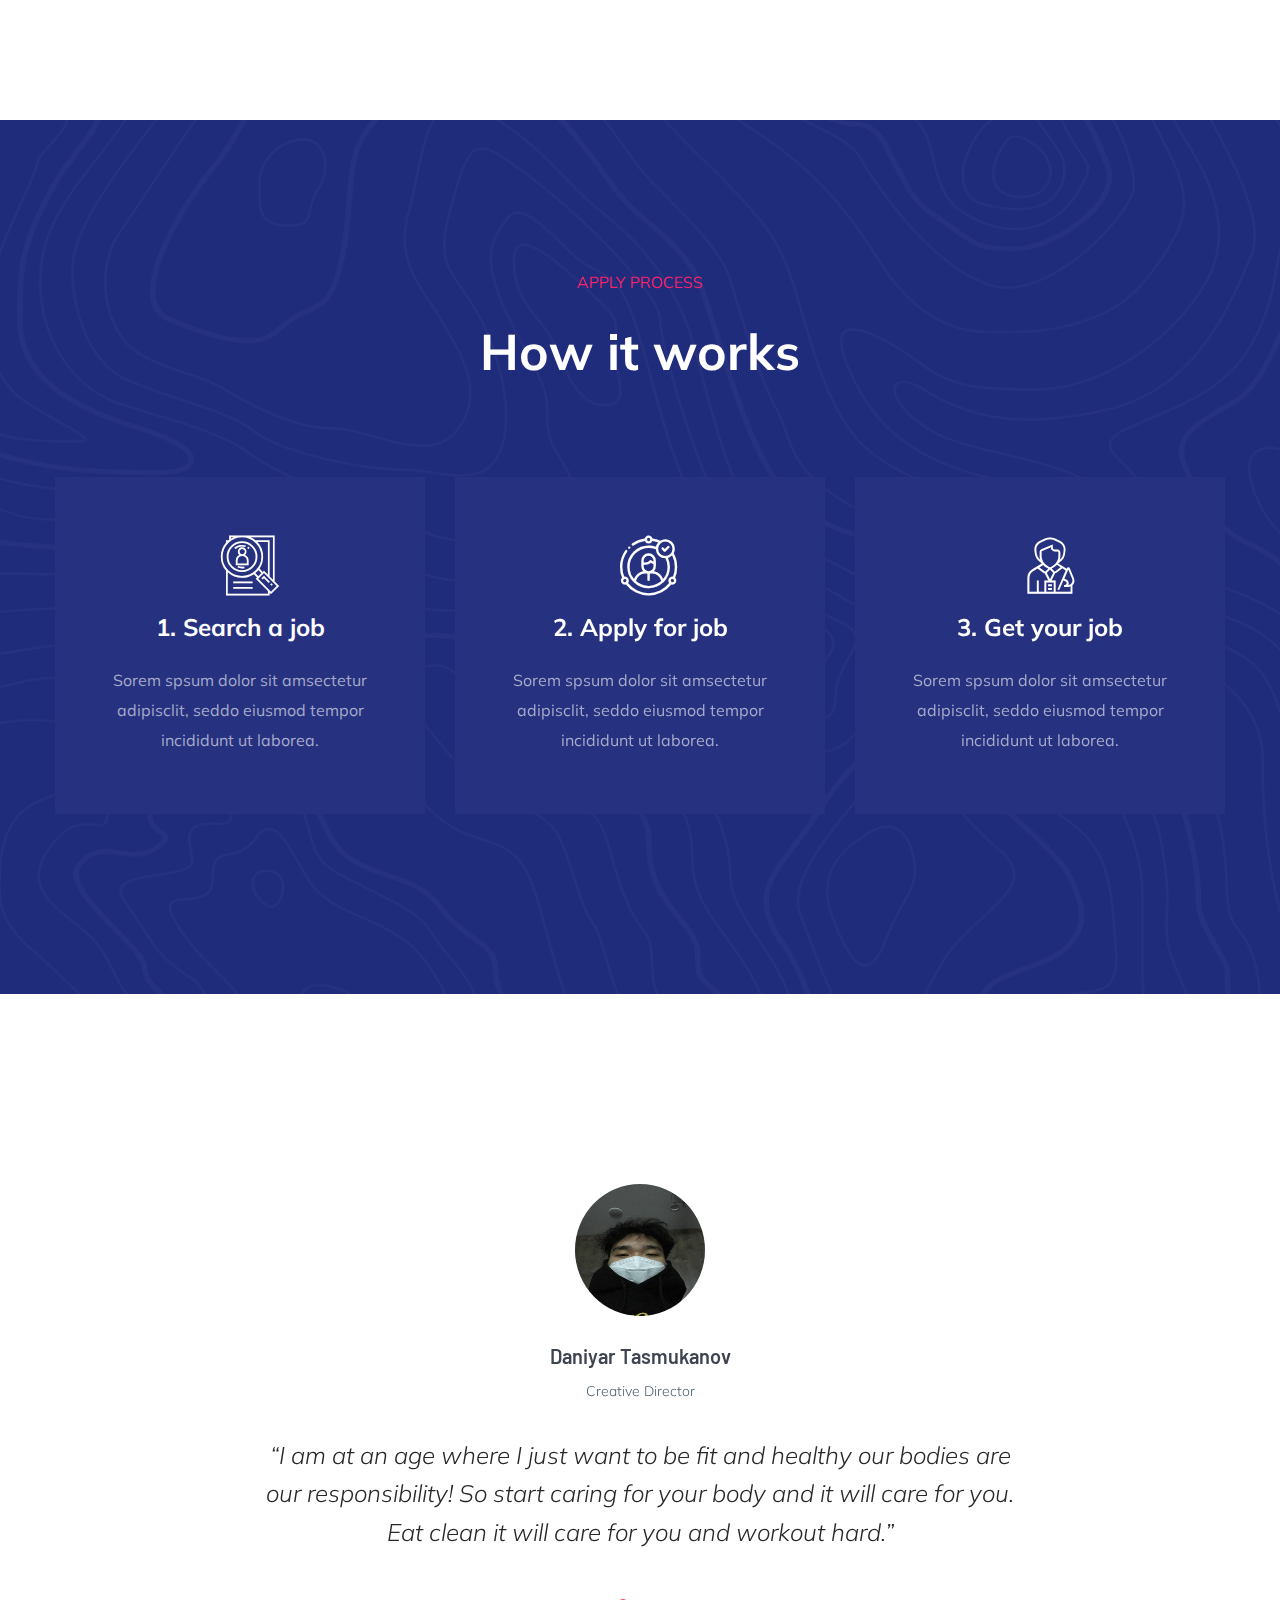
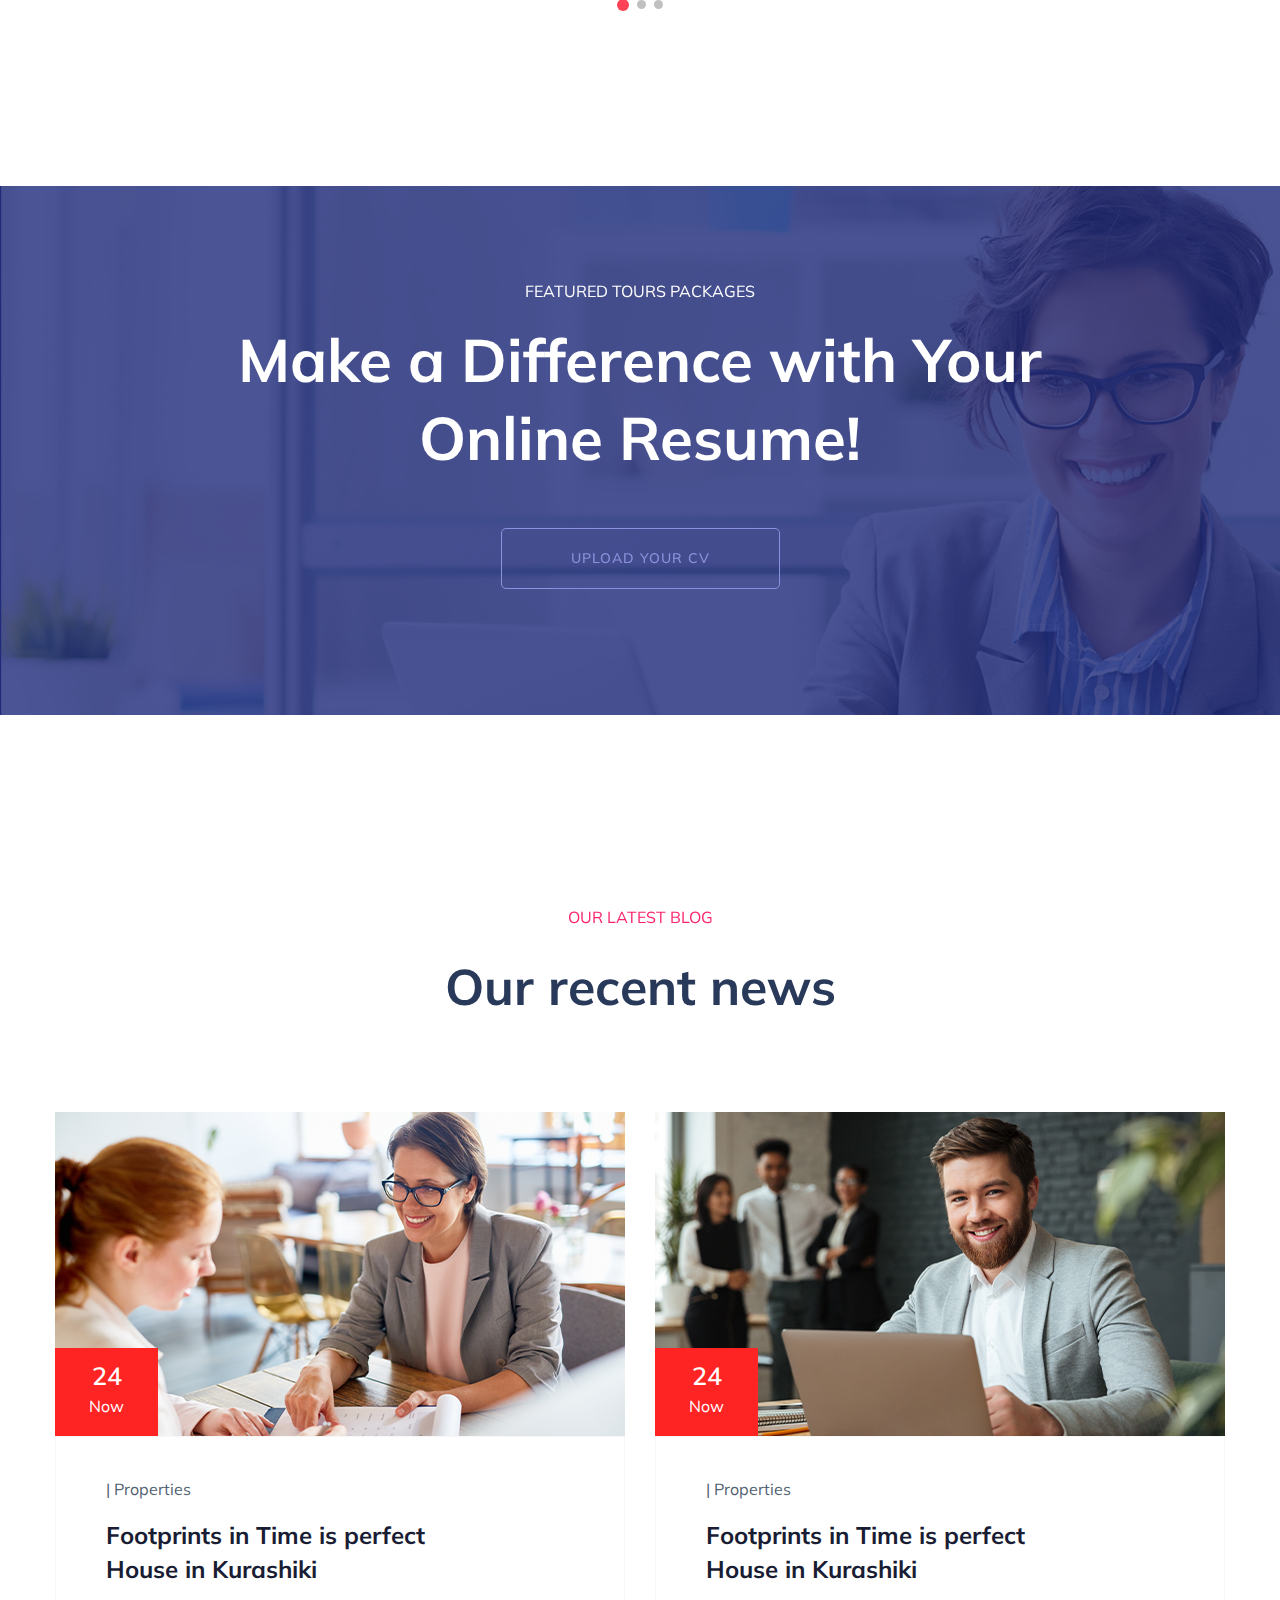
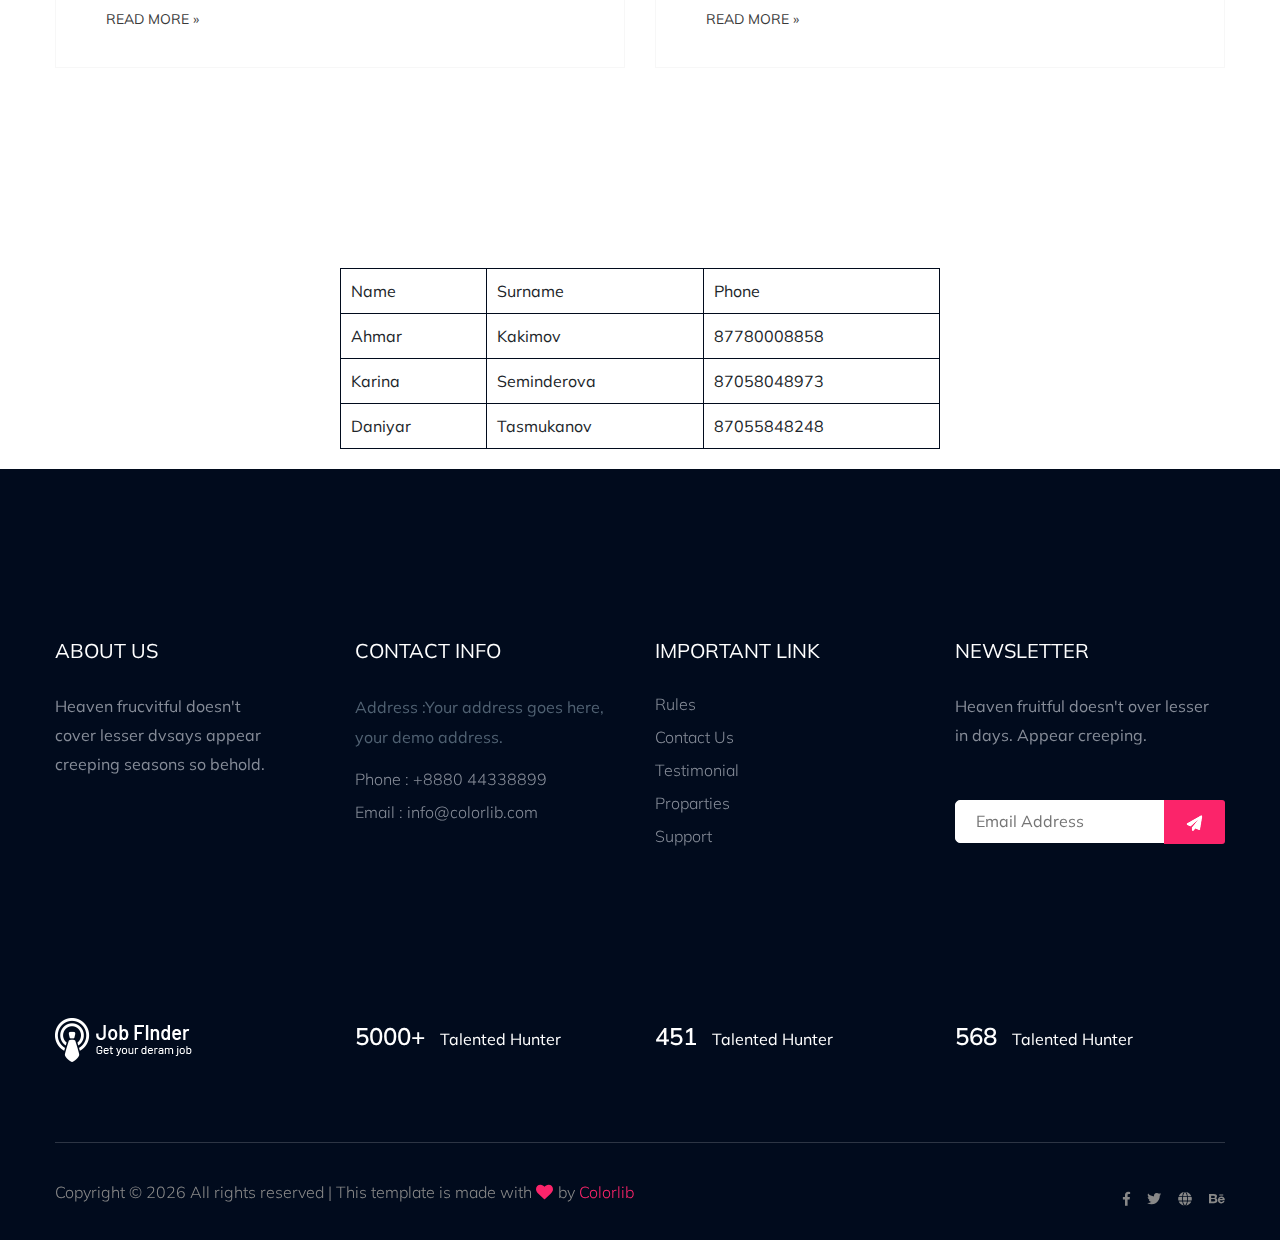
<file: about.html>
<!doctype html>
<html class="no-js" lang="zxx">

<head>
    <meta charset="utf-8">
    <meta http-equiv="x-ua-compatible" content="ie=edge">
    <title>Job board HTML-5 Template </title>
    <meta name="description" content="">
    <meta name="viewport" content="width=device-width, initial-scale=1">
    <link rel="manifest" href="site.webmanifest">
    <link rel="shortcut icon" type="image/x-icon" href="assets/img/favicon.ico">
    <link rel="apple-touch-icon" sizes="180x180" href="./assets/favicon/apple-touch-icon.png">
    <link rel="icon" type="image/png" sizes="32x32" href="./assets/favicon/favicon-32x32.png">
    <link rel="icon" type="image/png" sizes="16x16" href="./assets/favicon/favicon-16x16.png">
    <link rel="manifest" href="./assets/favicon/site.webmanifest">
    <!-- CSS here -->
    <link rel="stylesheet" href="assets/css/bootstrap.min.css">
    <link rel="stylesheet" href="assets/css/owl.carousel.min.css">
    <link rel="stylesheet" href="assets/css/flaticon.css">
    <link rel="stylesheet" href="assets/css/price_rangs.css">
    <link rel="stylesheet" href="assets/css/slicknav.css">
    <link rel="stylesheet" href="assets/css/animate.min.css">
    <link rel="stylesheet" href="assets/css/magnific-popup.css">
    <link rel="stylesheet" href="assets/css/fontawesome-all.min.css">
    <link rel="stylesheet" href="assets/css/themify-icons.css">
    <link rel="stylesheet" href="assets/css/slick.css">
    <link rel="stylesheet" href="assets/css/nice-select.css">
    <link rel="stylesheet" href="assets/css/style.css">

</head>

<body>
    <!-- Preloader Start -->
    <div id="preloader-active">
        <div class="preloader d-flex align-items-center justify-content-center">
            <div class="preloader-inner position-relative">
                <div class="preloader-circle"></div>
                <div class="preloader-img pere-text">
                    <img src="assets/img/logo/logo.png" alt="">
                </div>
            </div>
        </div>
    </div>
    <!-- Preloader Start -->
    <header>
        <!-- Header Start -->
        <div class="header-area header-transparrent">
            <div class="headder-top header-sticky">
                <div class="container">
                    <div class="row align-items-center">
                        <div class="col-lg-3 col-md-2">
                            <!-- Logo -->
                            <div class="logo">
                                <a href="index.html"><img src="assets/img/logo/logo.png" alt=""></a>
                            </div>
                        </div>
                        <div class="col-lg-9 col-md-9">
                            <div class="menu-wrapper">
                                <!-- Main-menu -->
                                <div class="main-menu">
                                    <nav class="d-none d-lg-block">
                                        <ul id="navigation">
                                            <li><a href="index.html">Home</a></li>
                                            <li><a href="job_listing.html">Find a Jobs </a></li>
                                            <li><a href="about.html">About</a></li>
                                            <li><a href="#">Page</a>
                                                <ul class="submenu">
                                                    <li><a href="blog.html">Blog</a></li>
                                                    <li><a href="single-blog.html">Blog Details</a></li>
                                                    <li><a href="elements.html">Elements</a></li>
                                                    <li><a href="job_details.html">job Details</a></li>
                                                </ul>
                                            </li>
                                            <li><a href="contact.html">Contact</a></li>
                                        </ul>
                                    </nav>
                                </div>
                                <!-- Header-btn -->
                                <div class="header-btn d-none f-right d-lg-block">
                                    <a href="./registration.html" class="btn head-btn1">Register</a>
                                    <a href="./authorization.html" class="btn head-btn2">Login</a>
                                </div>
                            </div>
                        </div>
                        <!-- Mobile Menu -->
                        <div class="col-12">
                            <div class="mobile_menu d-block d-lg-none"></div>
                        </div>
                    </div>
                </div>
            </div>
        </div>
        <!-- Header End -->
    </header>
    <main>

        <!-- Hero Area Start-->
        <div class="slider-area ">
            <div class="single-slider section-overly slider-height2 d-flex align-items-center"
                data-background="assets/img/hero/about.jpg">
                <div class="container">
                    <div class="row">
                        <div class="col-xl-12">
                            <div class="hero-cap text-center">
                                <h2>About us</h2>
                            </div>
                        </div>
                    </div>
                </div>
            </div>
        </div>
        <!-- Hero Area End -->
        <!-- Support Company Start-->
        <div class="support-company-area fix section-padding2">
            <div class="container">
                <div class="row align-items-center">
                    <div class="col-xl-6 col-lg-6">
                        <div class="right-caption">
                            <!-- Section Tittle -->
                            <div class="section-tittle section-tittle2">
                                <span>What we are doing</span>
                                <h2>24k Talented people are getting Jobs</h2>
                            </div>
                            <div class="support-caption">
                                <p class="pera-top">Mollit anim laborum duis au dolor in voluptate velit ess cillum
                                    dolore eu lore dsu quality mollit anim laborumuis au dolor in voluptate velit
                                    cillum.</p>
                                <p>Mollit anim laborum.Duis aute irufg dhjkolohr in re voluptate velit esscillumlore eu
                                    quife nrulla parihatur. Excghcepteur signjnt occa cupidatat non inulpadeserunt
                                    mollit aboru. temnthp incididbnt ut labore mollit anim laborum suis aute.</p>
                                <a href="about.html" class="btn post-btn">Post a job</a>
                            </div>
                        </div>
                    </div>
                    <div class="col-xl-6 col-lg-6">
                        <div class="support-location-img">
                            <img src="assets/img/service/support-img.jpg" alt="">
                            <div class="support-img-cap text-center">
                                <p>Since</p>
                                <span>1994</span>
                            </div>
                        </div>
                    </div>
                </div>
            </div>
        </div>
        <!-- Support Company End-->
        <!-- How  Apply Process Start-->
        <div class="apply-process-area apply-bg pt-150 pb-150" data-background="assets/img/gallery/how-applybg.png">
            <div class="container">
                <!-- Section Tittle -->
                <div class="row">
                    <div class="col-lg-12">
                        <div class="section-tittle white-text text-center">
                            <span>Apply process</span>
                            <h2> How it works</h2>
                        </div>
                    </div>
                </div>
                <!-- Apply Process Caption -->
                <div class="row">
                    <div class="col-lg-4 col-md-6">
                        <div class="single-process text-center mb-30">
                            <div class="process-ion">
                                <span class="flaticon-search"></span>
                            </div>
                            <div class="process-cap">
                                <h5>1. Search a job</h5>
                                <p>Sorem spsum dolor sit amsectetur adipisclit, seddo eiusmod tempor incididunt ut
                                    laborea.</p>
                            </div>
                        </div>
                    </div>
                    <div class="col-lg-4 col-md-6">
                        <div class="single-process text-center mb-30">
                            <div class="process-ion">
                                <span class="flaticon-curriculum-vitae"></span>
                            </div>
                            <div class="process-cap">
                                <h5>2. Apply for job</h5>
                                <p>Sorem spsum dolor sit amsectetur adipisclit, seddo eiusmod tempor incididunt ut
                                    laborea.</p>
                            </div>
                        </div>
                    </div>
                    <div class="col-lg-4 col-md-6">
                        <div class="single-process text-center mb-30">
                            <div class="process-ion">
                                <span class="flaticon-tour"></span>
                            </div>
                            <div class="process-cap">
                                <h5>3. Get your job</h5>
                                <p>Sorem spsum dolor sit amsectetur adipisclit, seddo eiusmod tempor incididunt ut
                                    laborea.</p>
                            </div>
                        </div>
                    </div>
                </div>
            </div>
        </div>
        <!-- How  Apply Process End-->
        <!-- Testimonial Start -->
        <div class="testimonial-area testimonial-padding">
            <div class="container">
                <!-- Testimonial contents -->
                <div class="row d-flex justify-content-center">
                    <div class="col-xl-8 col-lg-8 col-md-10">
                        <div class="h1-testimonial-active dot-style">
                            <!-- Single Testimonial -->
                            <div class="single-testimonial text-center">
                                <!-- Testimonial Content -->
                                <div class="testimonial-caption ">
                                    <!-- founder -->
                                    <div class="testimonial-founder  ">
                                        <div class="founder-img mb-30">
                                            <img src="assets/img/testmonial/danik.jpg"  style="border-radius:50%; width: 130px; height: 132px; " alt="">
                                            <span>Daniyar Tasmukanov</span>
                                            <p>Creative Director</p>
                                        </div>
                                    </div>
                                    <div class="testimonial-top-cap">
                                        <p>“I am at an age where I just want to be fit and healthy our bodies are our
                                            responsibility! So start caring for your body and it will care for you. Eat
                                            clean it will care for you and workout hard.”</p>
                                    </div>
                                </div>
                            </div>
                            <!-- Single Testimonial -->
                            <div class="single-testimonial text-center">
                                <!-- Testimonial Content -->
                                <div class="testimonial-caption ">
                                    <!-- founder -->
                                    <div class="testimonial-founder  ">
                                        <div class="founder-img mb-30">
                                            <img src="assets/img/testmonial/karina.jpg" style="width: 130px; height: 132px; border-radius: 50%;" alt="">
                                            <span>Karina Seminderova</span>
                                            <p>Marketing Director</p>
                                        </div>
                                    </div>
                                    <div class="testimonial-top-cap">
                                        <p>“I am at an age where I just want to be fit and healthy our bodies are our
                                            responsibility! So start caring for your body and it will care for you. Eat
                                            clean it will care for you and workout hard.”</p>
                                    </div>
                                </div>
                            </div>
                            <!-- Single Testimonial -->
                            <div class="single-testimonial text-center">
                                <!-- Testimonial Content -->
                                <div class="testimonial-caption ">
                                    <!-- founder -->
                                    <div class="testimonial-founder  ">
                                        <div class="founder-img mb-30">
                                            <img src="assets/img/testmonial/ahmar.jpg" style="width: 130px; height: 132px; border-radius: 50%;" alt="">
                                            <span>Ahmar Kakimov</span>
                                            <p>Bot</p>
                                        </div>
                                    </div>
                                    <div class="testimonial-top-cap">
                                        <p>“I am at an age where I just want to be fit and healthy our bodies are our
                                            responsibility! So start caring for your body and it will care for you. Eat
                                            clean it will care for you and workout hard.”</p>
                                    </div>
                                </div>
                            </div>
                        </div>
                    </div>
                </div>
            </div>
        </div>
        <!-- Testimonial End -->
        <!-- Online CV Area Start -->
        <div class="online-cv cv-bg section-overly pt-90 pb-120" data-background="assets/img/gallery/cv_bg.jpg">
            <div class="container">
                <div class="row justify-content-center">
                    <div class="col-xl-10">
                        <div class="cv-caption text-center">
                            <p class="pera1">FEATURED TOURS Packages</p>
                            <p class="pera2"> Make a Difference with Your Online Resume!</p>
                            <a href="#" class="border-btn2 border-btn4">Upload your cv</a>
                        </div>
                    </div>
                </div>
            </div>
        </div>
        <!-- Online CV Area End-->

        <!-- Blog Area Start -->
        <div class="home-blog-area blog-h-padding">
            <div class="container">
                <!-- Section Tittle -->
                <div class="row">
                    <div class="col-lg-12">
                        <div class="section-tittle text-center">
                            <span>Our latest blog</span>
                            <h2>Our recent news</h2>
                        </div>
                    </div>
                </div>
                <div class="row">
                    <div class="col-xl-6 col-lg-6 col-md-6">
                        <div class="home-blog-single mb-30">
                            <div class="blog-img-cap">
                                <div class="blog-img">
                                    <img src="assets/img/blog/home-blog1.jpg" alt="">
                                    <!-- Blog date -->
                                    <div class="blog-date text-center">
                                        <span>24</span>
                                        <p>Now</p>
                                    </div>
                                </div>
                                <div class="blog-cap">
                                    <p>| Properties</p>
                                    <h3><a href="single-blog.html">Footprints in Time is perfect House in Kurashiki</a>
                                    </h3>
                                    <a href="#" class="more-btn">Read more »</a>
                                </div>
                            </div>
                        </div>
                    </div>
                    <div class="col-xl-6 col-lg-6 col-md-6">
                        <div class="home-blog-single mb-30">
                            <div class="blog-img-cap">
                                <div class="blog-img">
                                    <img src="assets/img/blog/home-blog2.jpg" alt="">
                                    <!-- Blog date -->
                                    <div class="blog-date text-center">
                                        <span>24</span>
                                        <p>Now</p>
                                    </div>
                                </div>
                                <div class="blog-cap">
                                    <p>| Properties</p>
                                    <h3><a href="single-blog.html">Footprints in Time is perfect House in Kurashiki</a>
                                    </h3>
                                    <a href="#" class="more-btn">Read more »</a>
                                </div>
                            </div>
                        </div>
                    </div>
                </div>
            </div>
        </div>
        <!-- Blog Area End -->

        <!-- Table of contacts Start -->
        <table style="border:1px #010b1d solid; border-collapse: collapse; margin: auto; width: 600px; height: 160px; margin-bottom: 20px;">
            <tr>
                <td style="border: 1px #010b1d solid; padding: 10px">Name</td>
                <td style="border: 1px #010b1d solid; padding: 10px">Surname</td>
                <td style="border: 1px #010b1d solid; padding: 10px">Phone</td>
            </tr>
            <tr>
                <td style="border: 1px #010b1d solid; padding: 10px">Ahmar</td>
                <td style="border: 1px #010b1d solid; padding: 10px">Kakimov</td>
                <td style="border: 1px #010b1d solid; padding: 10px">87780008858</td>
            </tr>
            <tr>
                <td style="border: 1px #010b1d solid; padding: 10px">Karina</td>
                <td style="border: 1px #010b1d solid; padding: 10px">Seminderova</td>
                <td style="border: 1px #010b1d solid; padding: 10px">87058048973</td>
            </tr>
            <tr>
                <td style="border: 1px #010b1d solid; padding: 10px">Daniyar</td>
                <td style="border: 1px #010b1d solid; padding: 10px">Tasmukanov</td>
                <td style="border: 1px #010b1d solid; padding: 10px">87055848248</td>
            </tr>
        </table>
        <!-- Table of contacts End -->
    </main>
    <footer>
        <!-- Footer Start-->
        <div class="footer-area footer-bg footer-padding">
            <div class="container">
                <div class="row d-flex justify-content-between">
                    <div class="col-xl-3 col-lg-3 col-md-4 col-sm-6">
                        <div class="single-footer-caption mb-50">
                            <div class="single-footer-caption mb-30">
                                <div class="footer-tittle">
                                    <h4>About Us</h4>
                                    <div class="footer-pera">
                                        <p>Heaven frucvitful doesn't cover lesser dvsays appear creeping seasons so
                                            behold.</p>
                                    </div>
                                </div>
                            </div>

                        </div>
                    </div>
                    <div class="col-xl-3 col-lg-3 col-md-4 col-sm-5">
                        <div class="single-footer-caption mb-50">
                            <div class="footer-tittle">
                                <h4>Contact Info</h4>
                                <ul>
                                    <li>
                                        <p>Address :Your address goes
                                            here, your demo address.</p>
                                    </li>
                                    <li><a href="#">Phone : +8880 44338899</a></li>
                                    <li><a href="#">Email : info@colorlib.com</a></li>
                                </ul>
                            </div>

                        </div>
                    </div>
                    <div class="col-xl-3 col-lg-3 col-md-4 col-sm-5">
                        <div class="single-footer-caption mb-50">
                            <div class="footer-tittle">
                                <h4>Important Link</h4>
                                <ul>
                                    <li><a target="_blank" href="./rules.pdf">Rules</a></li>
                                    <li><a href="#">Contact Us</a></li>
                                    <li><a href="#">Testimonial</a></li>
                                    <li><a href="#">Proparties</a></li>
                                    <li><a href="#">Support</a></li>
                                </ul>
                            </div>
                        </div>
                    </div>
                    <div class="col-xl-3 col-lg-3 col-md-4 col-sm-5">
                        <div class="single-footer-caption mb-50">
                            <div class="footer-tittle">
                                <h4>Newsletter</h4>
                                <div class="footer-pera footer-pera2">
                                    <p>Heaven fruitful doesn't over lesser in days. Appear creeping.</p>
                                </div>
                                <!-- Form -->
                                <div class="footer-form">
                                    <div id="mc_embed_signup">
                                        <form target="_blank"
                                            action="https://spondonit.us12.list-manage.com/subscribe/post?u=1462626880ade1ac87bd9c93a&amp;id=92a4423d01"
                                            method="get" class="subscribe_form relative mail_part">
                                            <input type="email" name="email" id="newsletter-form-email"
                                                placeholder="Email Address" class="placeholder hide-on-focus"
                                                onfocus="this.placeholder = ''"
                                                onblur="this.placeholder = ' Email Address '">
                                            <div class="form-icon">
                                                <button type="submit" name="submit" id="newsletter-submit"
                                                    class="email_icon newsletter-submit button-contactForm"><img
                                                        src="assets/img/icon/form.png" alt=""></button>
                                            </div>
                                            <div class="mt-10 info"></div>
                                        </form>
                                    </div>
                                </div>
                            </div>
                        </div>
                    </div>
                </div>
                <!--  -->
                <div class="row footer-wejed justify-content-between">
                    <div class="col-xl-3 col-lg-3 col-md-4 col-sm-6">
                        <!-- logo -->
                        <div class="footer-logo mb-20">
                            <a href="index.html"><img src="assets/img/logo/logo2_footer.png" alt=""></a>
                        </div>
                    </div>
                    <div class="col-xl-3 col-lg-3 col-md-4 col-sm-5">
                        <div class="footer-tittle-bottom">
                            <span>5000+</span>
                            <p>Talented Hunter</p>
                        </div>
                    </div>
                    <div class="col-xl-3 col-lg-3 col-md-4 col-sm-5">
                        <div class="footer-tittle-bottom">
                            <span>451</span>
                            <p>Talented Hunter</p>
                        </div>
                    </div>
                    <div class="col-xl-3 col-lg-3 col-md-4 col-sm-5">
                        <!-- Footer Bottom Tittle -->
                        <div class="footer-tittle-bottom">
                            <span>568</span>
                            <p>Talented Hunter</p>
                        </div>
                    </div>
                </div>
            </div>
        </div>
        <!-- footer-bottom area -->
        <div class="footer-bottom-area footer-bg">
            <div class="container">
                <div class="footer-border">
                    <div class="row d-flex justify-content-between align-items-center">
                        <div class="col-xl-10 col-lg-10 ">
                            <div class="footer-copy-right">
                                <p><!-- Link back to Colorlib can't be removed. Template is licensed under CC BY 3.0. -->
                                    Copyright &copy;
                                    <script>document.write(new Date().getFullYear());</script> All rights reserved |
                                    This template is made with <i class="fa fa-heart" aria-hidden="true"></i> by <a
                                        href="https://colorlib.com" target="_blank">Colorlib</a>
                                    <!-- Link back to Colorlib can't be removed. Template is licensed under CC BY 3.0. -->
                                </p>
                            </div>
                        </div>
                        <div class="col-xl-2 col-lg-2">
                            <div class="footer-social f-right">
                                <a href="#"><i class="fab fa-facebook-f"></i></a>
                                <a href="#"><i class="fab fa-twitter"></i></a>
                                <a href="#"><i class="fas fa-globe"></i></a>
                                <a href="#"><i class="fab fa-behance"></i></a>
                            </div>
                        </div>
                    </div>
                </div>
            </div>
        </div>
        <!-- Footer End-->
    </footer>

    <!-- JS here -->

    <!-- All JS Custom Plugins Link Here here -->
    <script src="./assets/js/vendor/modernizr-3.5.0.min.js"></script>
    <!-- Jquery, Popper, Bootstrap -->
    <script src="./assets/js/vendor/jquery-1.12.4.min.js"></script>
    <script src="./assets/js/popper.min.js"></script>
    <script src="./assets/js/bootstrap.min.js"></script>
    <!-- Jquery Mobile Menu -->
    <script src="./assets/js/jquery.slicknav.min.js"></script>

    <!-- Jquery Slick , Owl-Carousel Plugins -->
    <script src="./assets/js/owl.carousel.min.js"></script>
    <script src="./assets/js/slick.min.js"></script>
    <script src="./assets/js/price_rangs.js"></script>
    <!-- One Page, Animated-HeadLin -->
    <script src="./assets/js/wow.min.js"></script>
    <script src="./assets/js/animated.headline.js"></script>
    <script src="./assets/js/jquery.magnific-popup.js"></script>

    <!-- Scrollup, nice-select, sticky -->
    <script src="./assets/js/jquery.scrollUp.min.js"></script>
    <script src="./assets/js/jquery.nice-select.min.js"></script>
    <script src="./assets/js/jquery.sticky.js"></script>

    <!-- contact js -->
    <script src="./assets/js/contact.js"></script>
    <script src="./assets/js/jquery.form.js"></script>
    <script src="./assets/js/jquery.validate.min.js"></script>
    <script src="./assets/js/mail-script.js"></script>
    <script src="./assets/js/jquery.ajaxchimp.min.js"></script>

    <!-- Jquery Plugins, main Jquery -->
    <script src="./assets/js/plugins.js"></script>
    <script src="./assets/js/main.js"></script>
    <script src="./js/main.js"></script>

</body>

</html>
</file>
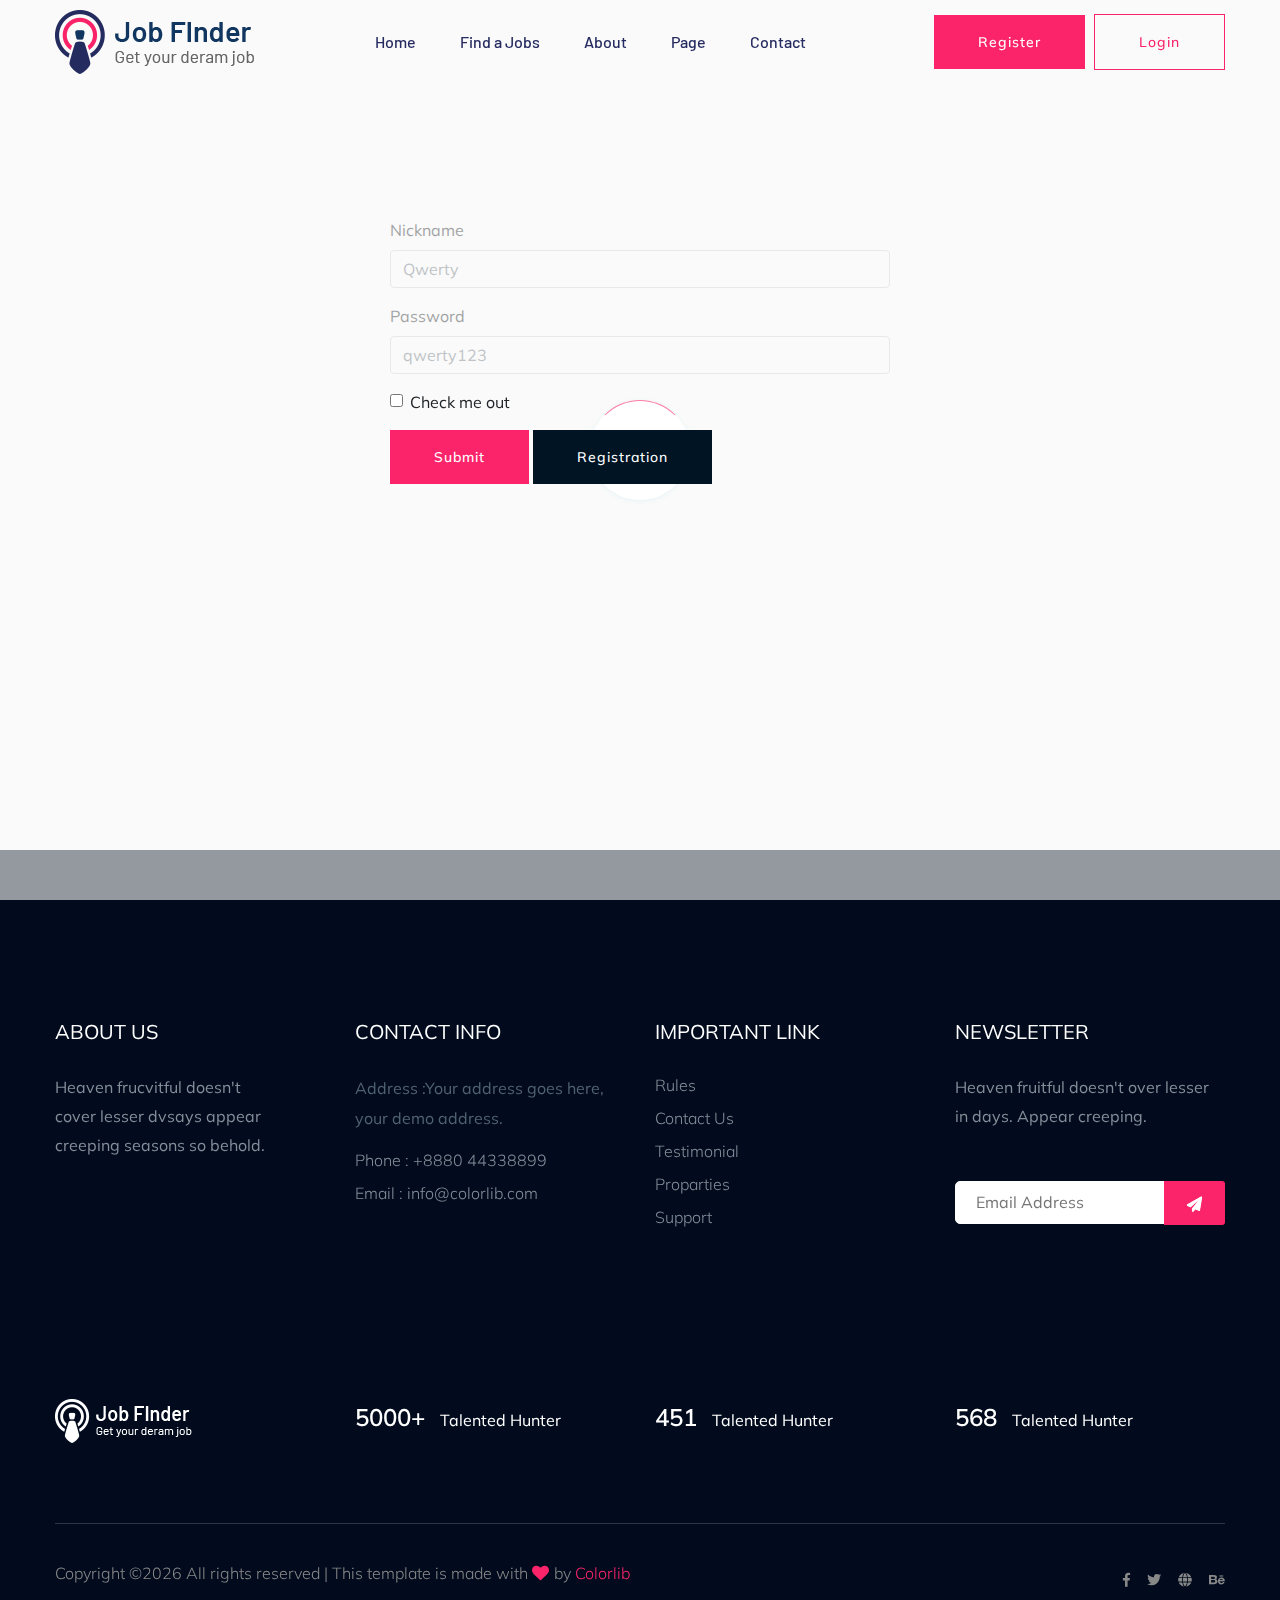
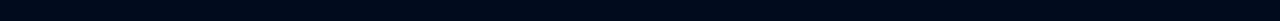
<file: authorization.html>
<!doctype html>
<html class="no-js" lang="zxx">

<head>
    <meta charset="utf-8">
    <meta http-equiv="x-ua-compatible" content="ie=edge">
     <title>Job board HTML-5 Template </title>
    <meta name="description" content="">
    <meta name="viewport" content="width=device-width, initial-scale=1">
    <link rel="shortcut icon" type="image/x-icon" href="assets/img/favicon.png">
    <link rel="apple-touch-icon" sizes="180x180" href="./assets/favicon/apple-touch-icon.png">
    <link rel="icon" type="image/png" sizes="32x32" href="./assets/favicon/favicon-32x32.png">
    <link rel="icon" type="image/png" sizes="16x16" href="./assets/favicon/favicon-16x16.png">
    <link rel="manifest" href="./assets/favicon/site.webmanifest">

    <!-- CSS here -->
    <link rel="stylesheet" href="assets/css/bootstrap.min.css">
    <link rel="stylesheet" href="assets/css/owl.carousel.min.css">
    <link rel="stylesheet" href="assets/css/slicknav.css">
    <link rel="stylesheet" href="assets/css/animate.min.css">
    <link rel="stylesheet" href="assets/css/price_rangs.css">
    <link rel="stylesheet" href="assets/css/magnific-popup.css">
    <link rel="stylesheet" href="assets/css/fontawesome-all.min.css">
    <link rel="stylesheet" href="assets/css/themify-icons.css">
    <link rel="stylesheet" href="assets/css/themify-icons.css">
    <link rel="stylesheet" href="assets/css/slick.css">
    <link rel="stylesheet" href="assets/css/nice-select.css">
    <link rel="stylesheet" href="assets/css/style.css">
    <link rel="stylesheet" href="assets/css/responsive.css">
</head>

<body>
    <!-- Preloader Start -->
    <div id="preloader-active">
        <div class="preloader d-flex align-items-center justify-content-center">
            <div class="preloader-inner position-relative">
                <div class="preloader-circle"></div>
                <div class="preloader-img pere-text">
                    <img src="assets/img/logo/logo.png" alt="">
                </div>
            </div>
        </div>
    </div>
    <!-- Preloader Start-->
    <header>
        <!-- Header Start -->
        <div class="header-area header-transparrent">
            <div class="headder-top header-sticky">
                <div class="container">
                    <div class="row align-items-center">
                        <div class="col-lg-3 col-md-2">
                            <!-- Logo -->
                            <div class="logo">
                                <a href="index.html"><img src="assets/img/logo/logo.png" alt=""></a>
                            </div>  
                        </div>
                        <div class="col-lg-9 col-md-9">
                            <div class="menu-wrapper">
                                <!-- Main-menu -->
                                <div class="main-menu">
                                    <nav class="d-none d-lg-block">
                                        <ul id="navigation">
                                            <li><a href="index.html">Home</a></li>
                                            <li><a href="job_listing.html">Find a Jobs </a></li>
                                            <li><a href="about.html">About</a></li>
                                            <li><a href="#">Page</a>
                                                <ul class="submenu">
                                                    <li><a href="blog.html">Blog</a></li>
                                                    <li><a href="single-blog.html">Blog Details</a></li>
                                                    <li><a href="elements.html">Elements</a></li>
                                                    <li><a href="job_details.html">job Details</a></li>
                                                </ul>
                                            </li>
                                            <li><a href="contact.html">Contact</a></li>
                                        </ul>
                                    </nav>
                                </div>          
                                <!-- Header-btn -->
                                <div class="header-btn d-none f-right d-lg-block">
                                    <a href="./registration.html" class="btn head-btn1">Register</a>
                                    <a href="./authorization.html" class="btn head-btn2">Login</a>
                                  </div>
                            </div>
                        </div>
                        <!-- Mobile Menu -->
                        <div class="col-12">
                            <div class="mobile_menu d-block d-lg-none"></div>
                        </div>
                    </div>
                </div>
            </div>
        </div>
        <!-- Header End -->
    </header>

    <div
    class="resgistration-main"
    style="
      display: flex;
      justify-content: center;
      align-items: center;
      height: 765px;
    "
  >
    <div id="card_select" style="width: 500px; height: 500px">
      <form>
        <div class="mb-3">
          <label for="exampleInputNick1" class="form-label"
            >Nickname</label
          >
          <input
            type="text"
            class="form-control"
            id="exampleInputNick1"
            aria-describedby="emailHelp"
            placeholder="Qwerty"
          />
        </div>
        <div class="mb-3">
          <label for="exampleInputPassword1" id="authPassInp" class="form-label"
            >Password</label
          >
          <input
            type="password"
            class="form-control"
            id="exampleInputPassword1"
            placeholder="qwerty123"
          />
        </div>
        <div class="mb-3 form-check">
          <input
            type="checkbox"
            class="form-check-input"
            id="exampleCheck1"
          />
          <label class="form-check-label" for="exampleCheck1"
            >Check me out</label
          >
        </div>
        <button type="button" id="authBut" class="btn btn-primary">Submit</button>
        <button
          type="button"
          id="toRegistrationPage"
          style="background-color: #001424"
          class="btn btn-primary"
        >
          Registration
        </button>
      </form>
    </div>
  </div>

    <!--================Blog Area =================-->
    <footer>
        <!-- Footer Start-->
        <div class="footer-area footer-bg footer-padding">
            <div class="container">
                <div class="row d-flex justify-content-between">
                    <div class="col-xl-3 col-lg-3 col-md-4 col-sm-6">
                        <div class="single-footer-caption mb-50">
                            <div class="single-footer-caption mb-30">
                                <div class="footer-tittle">
                                    <h4>About Us</h4>
                                    <div class="footer-pera">
                                        <p>Heaven frucvitful doesn't cover lesser dvsays appear creeping seasons so behold.</p>
                                </div>
                                </div>
                            </div>

                        </div>
                    </div>
                    <div class="col-xl-3 col-lg-3 col-md-4 col-sm-5">
                        <div class="single-footer-caption mb-50">
                            <div class="footer-tittle">
                                <h4>Contact Info</h4>
                                <ul>
                                    <li>
                                    <p>Address :Your address goes
                                        here, your demo address.</p>
                                    </li>
                                    <li><a href="#">Phone : +8880 44338899</a></li>
                                    <li><a href="#">Email : info@colorlib.com</a></li>
                                </ul>
                            </div>

                        </div>
                    </div>
                    <div class="col-xl-3 col-lg-3 col-md-4 col-sm-5">
                        <div class="single-footer-caption mb-50">
                            <div class="footer-tittle">
                                <h4>Important Link</h4>
                                <ul>
                                    <li><a target="_blank" href="./rules.pdf">Rules</a></li>
                                    <li><a href="#">Contact Us</a></li>
                                    <li><a href="#">Testimonial</a></li>
                                    <li><a href="#">Proparties</a></li>
                                    <li><a href="#">Support</a></li>
                                </ul>
                            </div>
                        </div>
                    </div>
                    <div class="col-xl-3 col-lg-3 col-md-4 col-sm-5">
                        <div class="single-footer-caption mb-50">
                            <div class="footer-tittle">
                                <h4>Newsletter</h4>
                                <div class="footer-pera footer-pera2">
                                    <p>Heaven fruitful doesn't over lesser in days. Appear creeping.</p>
                                </div>
                                <!-- Form -->
                                <div class="footer-form" >
                                    <div id="mc_embed_signup">
                                        <form target="_blank" action="https://spondonit.us12.list-manage.com/subscribe/post?u=1462626880ade1ac87bd9c93a&amp;id=92a4423d01"
                                        method="get" class="subscribe_form relative mail_part">
                                            <input type="email" name="email" id="newsletter-form-email" placeholder="Email Address"
                                            class="placeholder hide-on-focus" onfocus="this.placeholder = ''"
                                            onblur="this.placeholder = ' Email Address '">
                                            <div class="form-icon">
                                                <button type="submit" name="submit" id="newsletter-submit"
                                                class="email_icon newsletter-submit button-contactForm"><img src="assets/img/icon/form.png" alt=""></button>
                                            </div>
                                            <div class="mt-10 info"></div>
                                        </form>
                                    </div>
                                </div>
                            </div>
                        </div>
                    </div>
                </div>
                <!--  -->
                <div class="row footer-wejed justify-content-between">
                        <div class="col-xl-3 col-lg-3 col-md-4 col-sm-6">
                            <!-- logo -->
                            <div class="footer-logo mb-20">
                            <a href="index.html"><img src="assets/img/logo/logo2_footer.png" alt=""></a>
                            </div>
                        </div>
                        <div class="col-xl-3 col-lg-3 col-md-4 col-sm-5">
                        <div class="footer-tittle-bottom">
                            <span>5000+</span>
                            <p>Talented Hunter</p>
                        </div>
                        </div>
                        <div class="col-xl-3 col-lg-3 col-md-4 col-sm-5">
                            <div class="footer-tittle-bottom">
                                <span>451</span>
                                <p>Talented Hunter</p>
                            </div>
                        </div>
                        <div class="col-xl-3 col-lg-3 col-md-4 col-sm-5">
                            <!-- Footer Bottom Tittle -->
                            <div class="footer-tittle-bottom">
                                <span>568</span>
                                <p>Talented Hunter</p>
                            </div>
                        </div>
                </div>
            </div>
        </div>
        <!-- footer-bottom area -->
        <div class="footer-bottom-area footer-bg">
            <div class="container">
                <div class="footer-border">
                        <div class="row d-flex justify-content-between align-items-center">
                            <div class="col-xl-10 col-lg-10 ">
                                <div class="footer-copy-right">
                                    <p><!-- Link back to Colorlib can't be removed. Template is licensed under CC BY 3.0. -->
  Copyright &copy;<script>document.write(new Date().getFullYear());</script> All rights reserved | This template is made with <i class="fa fa-heart" aria-hidden="true"></i> by <a href="https://colorlib.com" target="_blank">Colorlib</a>
  <!-- Link back to Colorlib can't be removed. Template is licensed under CC BY 3.0. --></p>
                                </div>
                            </div>
                            <div class="col-xl-2 col-lg-2">
                                <div class="footer-social f-right">
                                    <a href="#"><i class="fab fa-facebook-f"></i></a>
                                    <a href="#"><i class="fab fa-twitter"></i></a>
                                    <a href="#"><i class="fas fa-globe"></i></a>
                                    <a href="#"><i class="fab fa-behance"></i></a>
                                </div>
                            </div>
                        </div>
                </div>
            </div>
        </div>
        <!-- Footer End-->
    </footer>

    <!-- JS here -->
	
		<!-- All JS Custom Plugins Link Here here -->
        <script src="./assets/js/vendor/modernizr-3.5.0.min.js"></script>
		<!-- Jquery, Popper, Bootstrap -->
		<script src="./assets/js/vendor/jquery-1.12.4.min.js"></script>
        <script src="./assets/js/popper.min.js"></script>
        <script src="./assets/js/bootstrap.min.js"></script>
	    <!-- Jquery Mobile Menu -->
        <script src="./assets/js/jquery.slicknav.min.js"></script>

		<!-- Jquery Slick , Owl-Carousel Plugins -->
        <script src="./assets/js/owl.carousel.min.js"></script>
        <script src="./assets/js/slick.min.js"></script>
        <script src="./assets/js/price_rangs.js"></script>

		<!-- One Page, Animated-HeadLin -->
        <script src="./assets/js/wow.min.js"></script>
		<script src="./assets/js/animated.headline.js"></script>
		
		<!-- Scrollup, nice-select, sticky -->
        <script src="./assets/js/jquery.scrollUp.min.js"></script>
        <script src="./assets/js/jquery.nice-select.min.js"></script>
		<script src="./assets/js/jquery.sticky.js"></script>
        <script src="./assets/js/jquery.magnific-popup.js"></script>

        <!-- contact js -->
        <script src="./assets/js/contact.js"></script>
        <script src="./assets/js/jquery.form.js"></script>
        <script src="./assets/js/jquery.validate.min.js"></script>
        <script src="./assets/js/mail-script.js"></script>
        <script src="./assets/js/jquery.ajaxchimp.min.js"></script>
        
		<!-- Jquery Plugins, main Jquery -->	
        <script src="./assets/js/plugins.js"></script>
        <script src="./assets/js/main.js"></script>
        <script src="./js/main.js"></script>
        <script src="./js/authorization.js"></script>
</body>
</html>
</file>
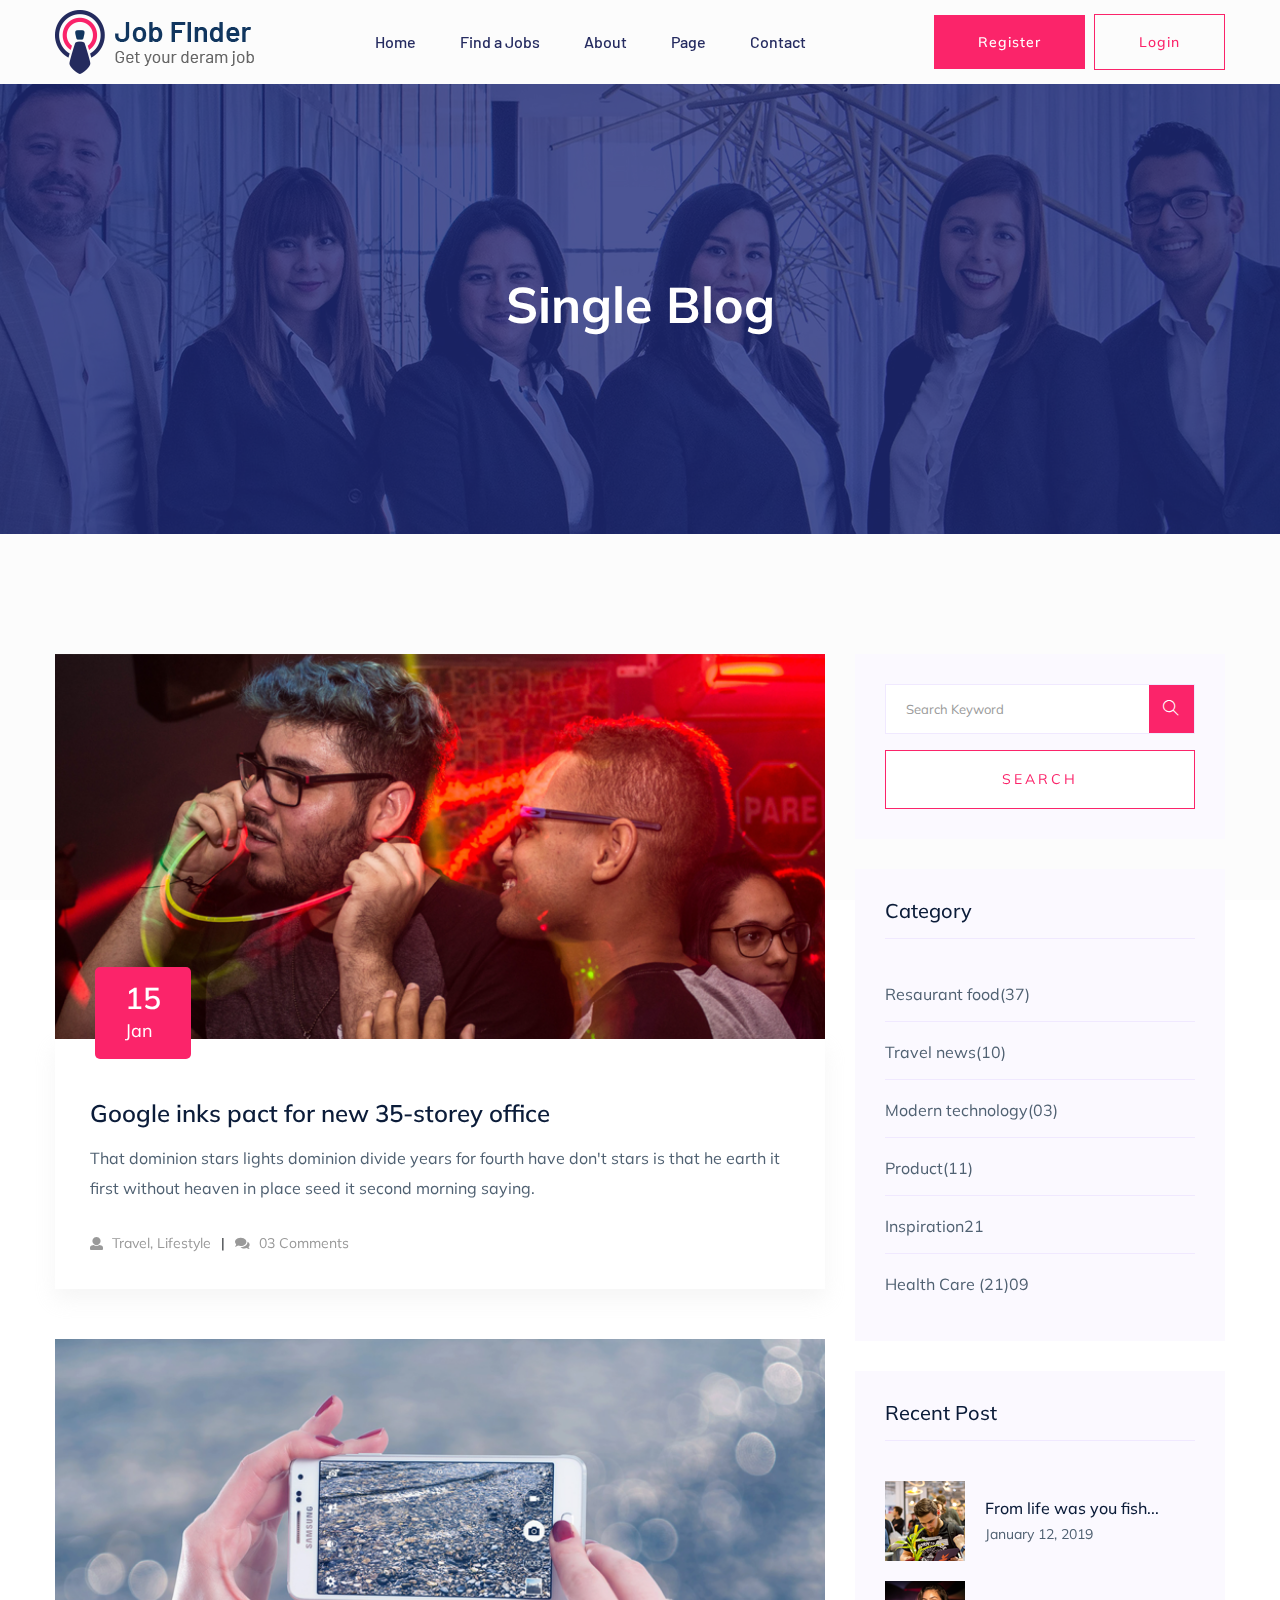
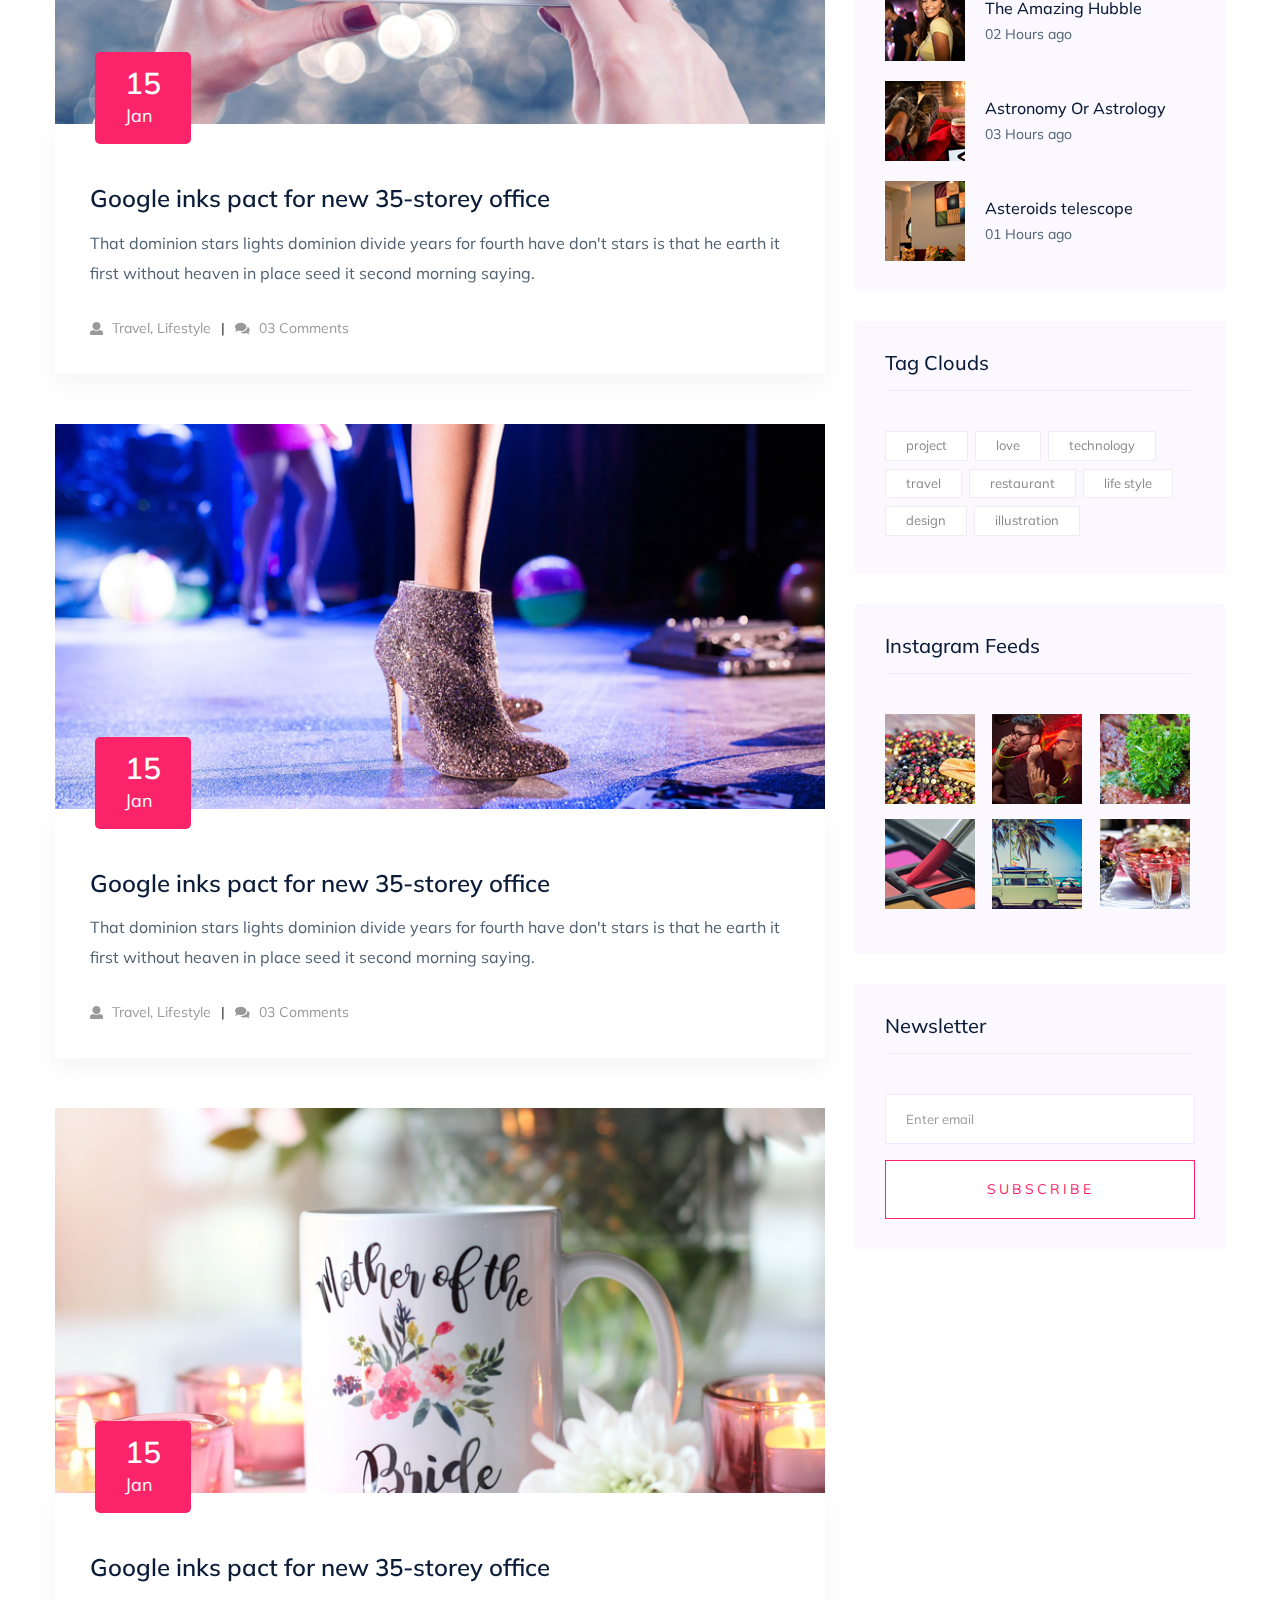
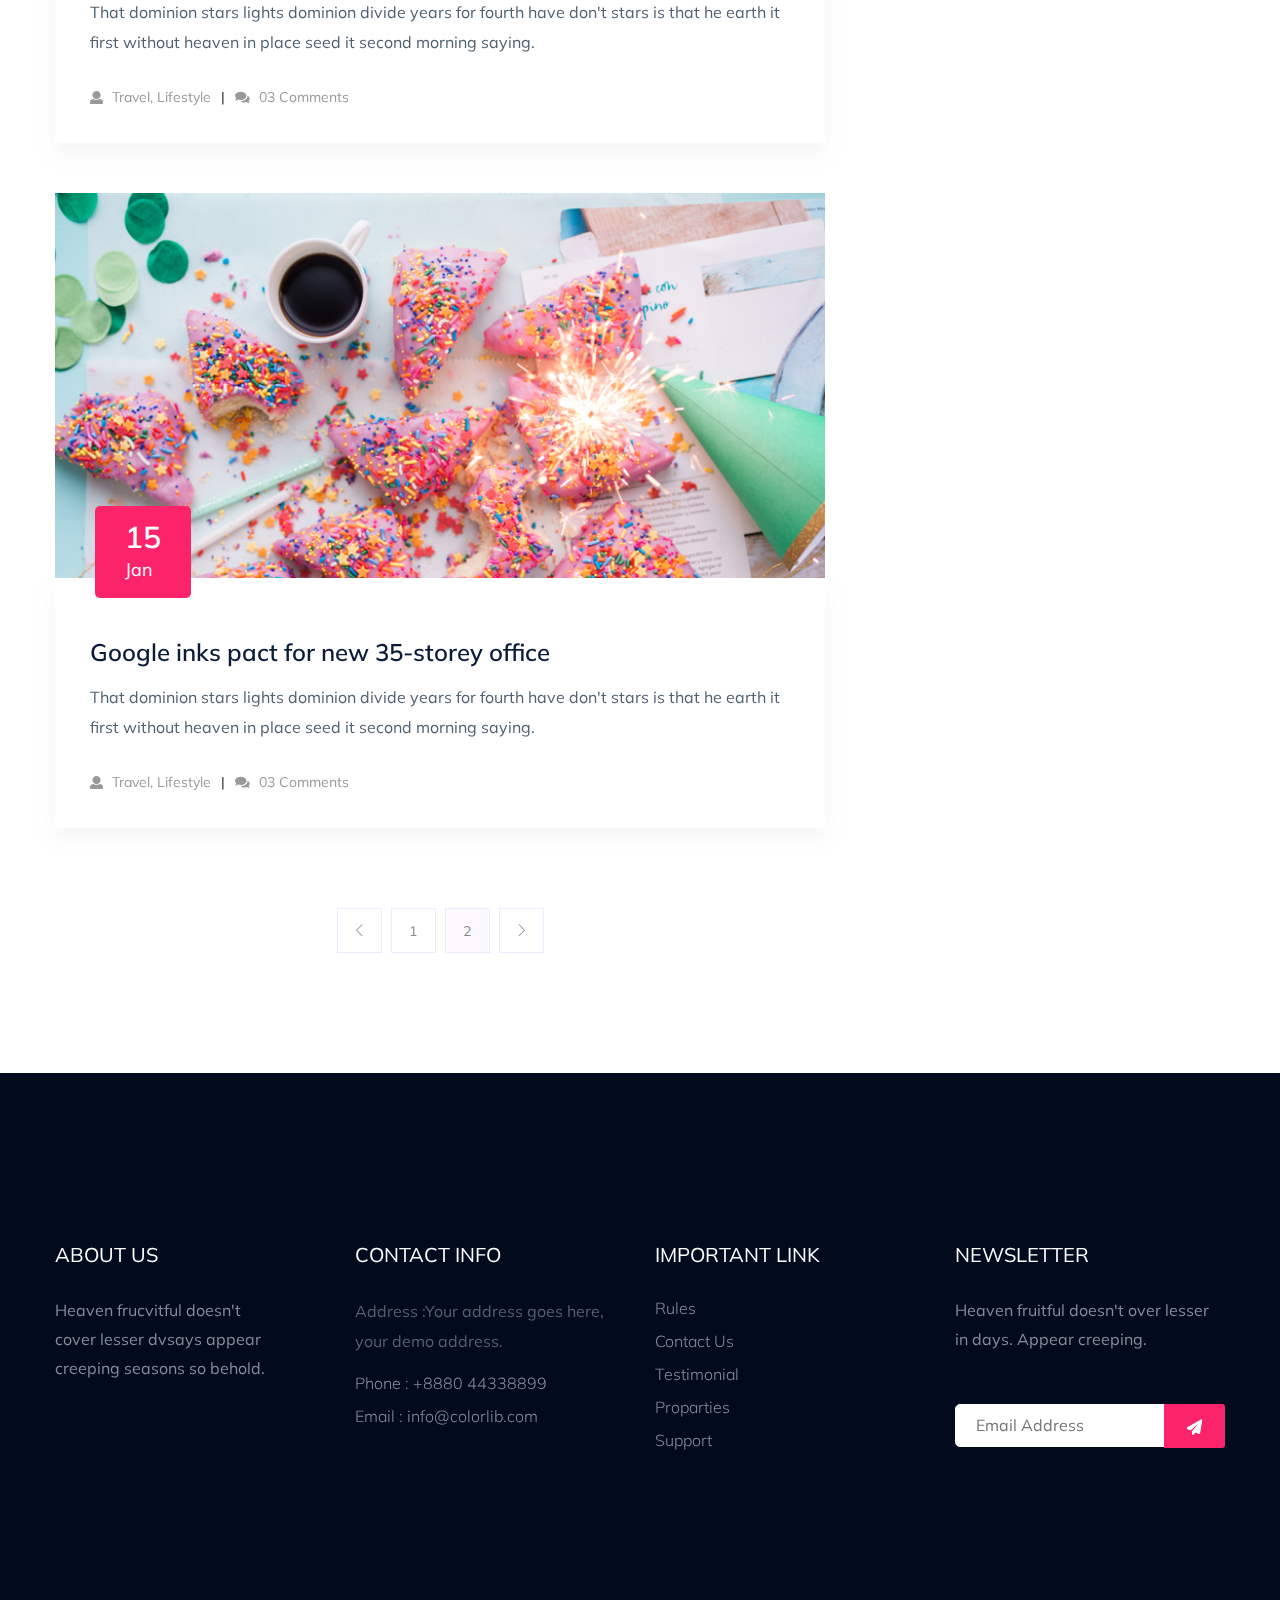
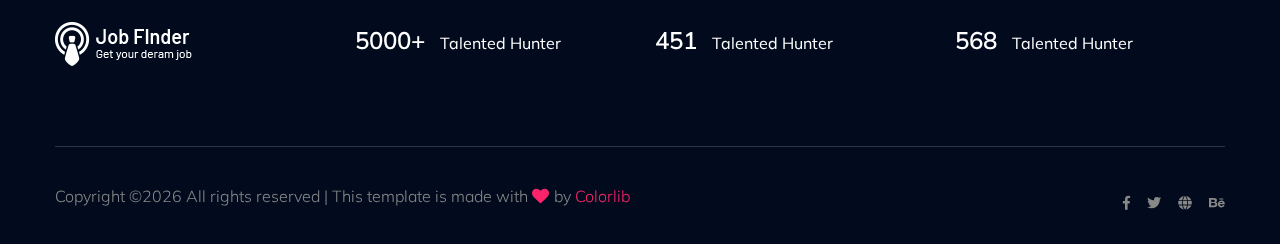
<file: blog.html>
<!doctype html>
<html class="no-js" lang="zxx">

<head>
    <meta charset="utf-8">
    <meta http-equiv="x-ua-compatible" content="ie=edge">
     <title>Job board HTML-5 Template </title>
    <meta name="description" content="">
    <meta name="viewport" content="width=device-width, initial-scale=1">
    <link rel="shortcut icon" type="image/x-icon" href="assets/img/favicon.png">
    <link rel="apple-touch-icon" sizes="180x180" href="./assets/favicon/apple-touch-icon.png">
    <link rel="icon" type="image/png" sizes="32x32" href="./assets/favicon/favicon-32x32.png">
    <link rel="icon" type="image/png" sizes="16x16" href="./assets/favicon/favicon-16x16.png">
    <link rel="manifest" href="./assets/favicon/site.webmanifest">

    <!-- CSS here -->
    <link rel="stylesheet" href="assets/css/bootstrap.min.css">
    <link rel="stylesheet" href="assets/css/owl.carousel.min.css">
    <link rel="stylesheet" href="assets/css/slicknav.css">
    <link rel="stylesheet" href="assets/css/animate.min.css">
    <link rel="stylesheet" href="assets/css/price_rangs.css">
    <link rel="stylesheet" href="assets/css/magnific-popup.css">
    <link rel="stylesheet" href="assets/css/fontawesome-all.min.css">
    <link rel="stylesheet" href="assets/css/themify-icons.css">
    <link rel="stylesheet" href="assets/css/themify-icons.css">
    <link rel="stylesheet" href="assets/css/slick.css">
    <link rel="stylesheet" href="assets/css/nice-select.css">
    <link rel="stylesheet" href="assets/css/style.css">
    <link rel="stylesheet" href="assets/css/responsive.css">
</head>

<body>
    <!-- Preloader Start -->
    <div id="preloader-active">
        <div class="preloader d-flex align-items-center justify-content-center">
            <div class="preloader-inner position-relative">
                <div class="preloader-circle"></div>
                <div class="preloader-img pere-text">
                    <img src="assets/img/logo/logo.png" alt="">
                </div>
            </div>
        </div>
    </div>
    <!-- Preloader Start-->
    <header>
        <!-- Header Start -->
        <div class="header-area header-transparrent">
            <div class="headder-top header-sticky">
                <div class="container">
                    <div class="row align-items-center">
                        <div class="col-lg-3 col-md-2">
                            <!-- Logo -->
                            <div class="logo">
                                <a href="index.html"><img src="assets/img/logo/logo.png" alt=""></a>
                            </div>  
                        </div>
                        <div class="col-lg-9 col-md-9">
                            <div class="menu-wrapper">
                                <!-- Main-menu -->
                                <div class="main-menu">
                                    <nav class="d-none d-lg-block">
                                        <ul id="navigation">
                                            <li><a href="index.html">Home</a></li>
                                            <li><a href="job_listing.html">Find a Jobs </a></li>
                                            <li><a href="about.html">About</a></li>
                                            <li><a href="#">Page</a>
                                                <ul class="submenu">
                                                    <li><a href="blog.html">Blog</a></li>
                                                    <li><a href="single-blog.html">Blog Details</a></li>
                                                    <li><a href="elements.html">Elements</a></li>
                                                    <li><a href="job_details.html">job Details</a></li>
                                                </ul>
                                            </li>
                                            <li><a href="contact.html">Contact</a></li>
                                        </ul>
                                    </nav>
                                </div>          
                                <!-- Header-btn -->
                                <div class="header-btn d-none f-right d-lg-block">
                                    <a href="./registration.html" class="btn head-btn1">Register</a>
                                    <a href="./authorization.html" class="btn head-btn2">Login</a>
                                  </div>
                            </div>
                        </div>
                        <!-- Mobile Menu -->
                        <div class="col-12">
                            <div class="mobile_menu d-block d-lg-none"></div>
                        </div>
                    </div>
                </div>
            </div>
        </div>
        <!-- Header End -->
    </header>
    <!-- Hero Area Start-->
    <div class="slider-area ">
        <div class="single-slider section-overly slider-height2 d-flex align-items-center" data-background="assets/img/hero/about.jpg">
            <div class="container">
                <div class="row">
                    <div class="col-xl-12">
                        <div class="hero-cap text-center">
                            <h2>Single Blog</h2>
                        </div>
                    </div>
                </div>
            </div>
        </div>
    </div>
    <!-- Hero Area End -->
    <!--================Blog Area =================-->
    <section class="blog_area section-padding">
        <div class="container">
            <div class="row">
                <div class="col-lg-8 mb-5 mb-lg-0">
                    <div class="blog_left_sidebar">
                        <article class="blog_item">
                            <div class="blog_item_img">
                                <img class="card-img rounded-0" src="assets/img/blog/single_blog_1.png" alt="">
                                <a href="#" class="blog_item_date">
                                    <h3>15</h3>
                                    <p>Jan</p>
                                </a>
                            </div>

                            <div class="blog_details">
                                <a class="d-inline-block" href="single-blog.html">
                                    <h2>Google inks pact for new 35-storey office</h2>
                                </a>
                                <p>That dominion stars lights dominion divide years for fourth have don't stars is that
                                    he earth it first without heaven in place seed it second morning saying.</p>
                                <ul class="blog-info-link">
                                    <li><a href="#"><i class="fa fa-user"></i> Travel, Lifestyle</a></li>
                                    <li><a href="#"><i class="fa fa-comments"></i> 03 Comments</a></li>
                                </ul>
                            </div>
                        </article>

                        <article class="blog_item">
                            <div class="blog_item_img">
                                <img class="card-img rounded-0" src="assets/img/blog/single_blog_2.png" alt="">
                                <a href="#" class="blog_item_date">
                                    <h3>15</h3>
                                    <p>Jan</p>
                                </a>
                            </div>

                            <div class="blog_details">
                                <a class="d-inline-block" href="single-blog.html">
                                    <h2>Google inks pact for new 35-storey office</h2>
                                </a>
                                <p>That dominion stars lights dominion divide years for fourth have don't stars is that
                                    he earth it first without heaven in place seed it second morning saying.</p>
                                <ul class="blog-info-link">
                                    <li><a href="#"><i class="fa fa-user"></i> Travel, Lifestyle</a></li>
                                    <li><a href="#"><i class="fa fa-comments"></i> 03 Comments</a></li>
                                </ul>
                            </div>
                        </article>

                        <article class="blog_item">
                            <div class="blog_item_img">
                                <img class="card-img rounded-0" src="assets/img/blog/single_blog_3.png" alt="">
                                <a href="#" class="blog_item_date">
                                    <h3>15</h3>
                                    <p>Jan</p>
                                </a>
                            </div>

                            <div class="blog_details">
                                <a class="d-inline-block" href="single-blog.html">
                                    <h2>Google inks pact for new 35-storey office</h2>
                                </a>
                                <p>That dominion stars lights dominion divide years for fourth have don't stars is that
                                    he earth it first without heaven in place seed it second morning saying.</p>
                                <ul class="blog-info-link">
                                    <li><a href="#"><i class="fa fa-user"></i> Travel, Lifestyle</a></li>
                                    <li><a href="#"><i class="fa fa-comments"></i> 03 Comments</a></li>
                                </ul>
                            </div>
                        </article>

                        <article class="blog_item">
                            <div class="blog_item_img">
                                <img class="card-img rounded-0" src="assets/img/blog/single_blog_4.png" alt="">
                                <a href="#" class="blog_item_date">
                                    <h3>15</h3>
                                    <p>Jan</p>
                                </a>
                            </div>

                            <div class="blog_details">
                                <a class="d-inline-block" href="single-blog.html">
                                    <h2>Google inks pact for new 35-storey office</h2>
                                </a>
                                <p>That dominion stars lights dominion divide years for fourth have don't stars is that
                                    he earth it first without heaven in place seed it second morning saying.</p>
                                <ul class="blog-info-link">
                                    <li><a href="#"><i class="fa fa-user"></i> Travel, Lifestyle</a></li>
                                    <li><a href="#"><i class="fa fa-comments"></i> 03 Comments</a></li>
                                </ul>
                            </div>
                        </article>

                        <article class="blog_item">
                            <div class="blog_item_img">
                                <img class="card-img rounded-0" src="assets/img/blog/single_blog_5.png" alt="">
                                <a href="#" class="blog_item_date">
                                    <h3>15</h3>
                                    <p>Jan</p>
                                </a>
                            </div>

                            <div class="blog_details">
                                <a class="d-inline-block" href="single-blog.html">
                                    <h2>Google inks pact for new 35-storey office</h2>
                                </a>
                                <p>That dominion stars lights dominion divide years for fourth have don't stars is that
                                    he earth it first without heaven in place seed it second morning saying.</p>
                                <ul class="blog-info-link">
                                    <li><a href="#"><i class="fa fa-user"></i> Travel, Lifestyle</a></li>
                                    <li><a href="#"><i class="fa fa-comments"></i> 03 Comments</a></li>
                                </ul>
                            </div>
                        </article>

                        <nav class="blog-pagination justify-content-center d-flex">
                            <ul class="pagination">
                                <li class="page-item">
                                    <a href="#" class="page-link" aria-label="Previous">
                                        <i class="ti-angle-left"></i>
                                    </a>
                                </li>
                                <li class="page-item">
                                    <a href="#" class="page-link">1</a>
                                </li>
                                <li class="page-item active">
                                    <a href="#" class="page-link">2</a>
                                </li>
                                <li class="page-item">
                                    <a href="#" class="page-link" aria-label="Next">
                                        <i class="ti-angle-right"></i>
                                    </a>
                                </li>
                            </ul>
                        </nav>
                    </div>
                </div>
                <div class="col-lg-4">
                    <div class="blog_right_sidebar">
                        <aside class="single_sidebar_widget search_widget">
                            <form action="#">
                                <div class="form-group">
                                    <div class="input-group mb-3">
                                        <input type="text" class="form-control" placeholder='Search Keyword'
                                            onfocus="this.placeholder = ''"
                                            onblur="this.placeholder = 'Search Keyword'">
                                        <div class="input-group-append">
                                            <button class="btns" type="button"><i class="ti-search"></i></button>
                                        </div>
                                    </div>
                                </div>
                                <button class="button rounded-0 primary-bg text-white w-100 btn_1 boxed-btn"
                                    type="submit">Search</button>
                            </form>
                        </aside>

                        <aside class="single_sidebar_widget post_category_widget">
                            <h4 class="widget_title">Category</h4>
                            <ul class="list cat-list">
                                <li>
                                    <a href="#" class="d-flex">
                                        <p>Resaurant food</p>
                                        <p>(37)</p>
                                    </a>
                                </li>
                                <li>
                                    <a href="#" class="d-flex">
                                        <p>Travel news</p>
                                        <p>(10)</p>
                                    </a>
                                </li>
                                <li>
                                    <a href="#" class="d-flex">
                                        <p>Modern technology</p>
                                        <p>(03)</p>
                                    </a>
                                </li>
                                <li>
                                    <a href="#" class="d-flex">
                                        <p>Product</p>
                                        <p>(11)</p>
                                    </a>
                                </li>
                                <li>
                                    <a href="#" class="d-flex">
                                        <p>Inspiration</p>
                                        <p>21</p>
                                    </a>
                                </li>
                                <li>
                                    <a href="#" class="d-flex">
                                        <p>Health Care (21)</p>
                                        <p>09</p>
                                    </a>
                                </li>
                            </ul>
                        </aside>

                        <aside class="single_sidebar_widget popular_post_widget">
                            <h3 class="widget_title">Recent Post</h3>
                            <div class="media post_item">
                                <img src="assets/img/post/post_1.png" alt="post">
                                <div class="media-body">
                                    <a href="single-blog.html">
                                        <h3>From life was you fish...</h3>
                                    </a>
                                    <p>January 12, 2019</p>
                                </div>
                            </div>
                            <div class="media post_item">
                                <img src="assets/img/post/post_2.png" alt="post">
                                <div class="media-body">
                                    <a href="single-blog.html">
                                        <h3>The Amazing Hubble</h3>
                                    </a>
                                    <p>02 Hours ago</p>
                                </div>
                            </div>
                            <div class="media post_item">
                                <img src="assets/img/post/post_3.png" alt="post">
                                <div class="media-body">
                                    <a href="single-blog.html">
                                        <h3>Astronomy Or Astrology</h3>
                                    </a>
                                    <p>03 Hours ago</p>
                                </div>
                            </div>
                            <div class="media post_item">
                                <img src="assets/img/post/post_4.png" alt="post">
                                <div class="media-body">
                                    <a href="single-blog.html">
                                        <h3>Asteroids telescope</h3>
                                    </a>
                                    <p>01 Hours ago</p>
                                </div>
                            </div>
                        </aside>
                        <aside class="single_sidebar_widget tag_cloud_widget">
                            <h4 class="widget_title">Tag Clouds</h4>
                            <ul class="list">
                                <li>
                                    <a href="#">project</a>
                                </li>
                                <li>
                                    <a href="#">love</a>
                                </li>
                                <li>
                                    <a href="#">technology</a>
                                </li>
                                <li>
                                    <a href="#">travel</a>
                                </li>
                                <li>
                                    <a href="#">restaurant</a>
                                </li>
                                <li>
                                    <a href="#">life style</a>
                                </li>
                                <li>
                                    <a href="#">design</a>
                                </li>
                                <li>
                                    <a href="#">illustration</a>
                                </li>
                            </ul>
                        </aside>


                        <aside class="single_sidebar_widget instagram_feeds">
                            <h4 class="widget_title">Instagram Feeds</h4>
                            <ul class="instagram_row flex-wrap">
                                <li>
                                    <a href="#">
                                        <img class="img-fluid" src="assets/img/post/post_5.png" alt="">
                                    </a>
                                </li>
                                <li>
                                    <a href="#">
                                        <img class="img-fluid" src="assets/img/post/post_6.png" alt="">
                                    </a>
                                </li>
                                <li>
                                    <a href="#">
                                        <img class="img-fluid" src="assets/img/post/post_7.png" alt="">
                                    </a>
                                </li>
                                <li>
                                    <a href="#">
                                        <img class="img-fluid" src="assets/img/post/post_8.png" alt="">
                                    </a>
                                </li>
                                <li>
                                    <a href="#">
                                        <img class="img-fluid" src="assets/img/post/post_9.png" alt="">
                                    </a>
                                </li>
                                <li>
                                    <a href="#">
                                        <img class="img-fluid" src="assets/img/post/post_10.png" alt="">
                                    </a>
                                </li>
                            </ul>
                        </aside>


                        <aside class="single_sidebar_widget newsletter_widget">
                            <h4 class="widget_title">Newsletter</h4>

                            <form action="#">
                                <div class="form-group">
                                    <input type="email" class="form-control" onfocus="this.placeholder = ''"
                                        onblur="this.placeholder = 'Enter email'" placeholder='Enter email' required>
                                </div>
                                <button class="button rounded-0 primary-bg text-white w-100 btn_1 boxed-btn"
                                    type="submit">Subscribe</button>
                            </form>
                        </aside>
                    </div>
                </div>
            </div>
        </div>
    </section>
    <!--================Blog Area =================-->
    <footer>
        <!-- Footer Start-->
        <div class="footer-area footer-bg footer-padding">
            <div class="container">
                <div class="row d-flex justify-content-between">
                    <div class="col-xl-3 col-lg-3 col-md-4 col-sm-6">
                        <div class="single-footer-caption mb-50">
                            <div class="single-footer-caption mb-30">
                                <div class="footer-tittle">
                                    <h4>About Us</h4>
                                    <div class="footer-pera">
                                        <p>Heaven frucvitful doesn't cover lesser dvsays appear creeping seasons so behold.</p>
                                </div>
                                </div>
                            </div>

                        </div>
                    </div>
                    <div class="col-xl-3 col-lg-3 col-md-4 col-sm-5">
                        <div class="single-footer-caption mb-50">
                            <div class="footer-tittle">
                                <h4>Contact Info</h4>
                                <ul>
                                    <li>
                                    <p>Address :Your address goes
                                        here, your demo address.</p>
                                    </li>
                                    <li><a href="#">Phone : +8880 44338899</a></li>
                                    <li><a href="#">Email : info@colorlib.com</a></li>
                                </ul>
                            </div>

                        </div>
                    </div>
                    <div class="col-xl-3 col-lg-3 col-md-4 col-sm-5">
                        <div class="single-footer-caption mb-50">
                            <div class="footer-tittle">
                                <h4>Important Link</h4>
                                <ul>
                                    <li><a target="_blank" href="./rules.pdf">Rules</a></li>
                                    <li><a href="#">Contact Us</a></li>
                                    <li><a href="#">Testimonial</a></li>
                                    <li><a href="#">Proparties</a></li>
                                    <li><a href="#">Support</a></li>
                                </ul>
                            </div>
                        </div>
                    </div>
                    <div class="col-xl-3 col-lg-3 col-md-4 col-sm-5">
                        <div class="single-footer-caption mb-50">
                            <div class="footer-tittle">
                                <h4>Newsletter</h4>
                                <div class="footer-pera footer-pera2">
                                    <p>Heaven fruitful doesn't over lesser in days. Appear creeping.</p>
                                </div>
                                <!-- Form -->
                                <div class="footer-form" >
                                    <div id="mc_embed_signup">
                                        <form target="_blank" action="https://spondonit.us12.list-manage.com/subscribe/post?u=1462626880ade1ac87bd9c93a&amp;id=92a4423d01"
                                        method="get" class="subscribe_form relative mail_part">
                                            <input type="email" name="email" id="newsletter-form-email" placeholder="Email Address"
                                            class="placeholder hide-on-focus" onfocus="this.placeholder = ''"
                                            onblur="this.placeholder = ' Email Address '">
                                            <div class="form-icon">
                                                <button type="submit" name="submit" id="newsletter-submit"
                                                class="email_icon newsletter-submit button-contactForm"><img src="assets/img/icon/form.png" alt=""></button>
                                            </div>
                                            <div class="mt-10 info"></div>
                                        </form>
                                    </div>
                                </div>
                            </div>
                        </div>
                    </div>
                </div>
                <!--  -->
                <div class="row footer-wejed justify-content-between">
                        <div class="col-xl-3 col-lg-3 col-md-4 col-sm-6">
                            <!-- logo -->
                            <div class="footer-logo mb-20">
                            <a href="index.html"><img src="assets/img/logo/logo2_footer.png" alt=""></a>
                            </div>
                        </div>
                        <div class="col-xl-3 col-lg-3 col-md-4 col-sm-5">
                        <div class="footer-tittle-bottom">
                            <span>5000+</span>
                            <p>Talented Hunter</p>
                        </div>
                        </div>
                        <div class="col-xl-3 col-lg-3 col-md-4 col-sm-5">
                            <div class="footer-tittle-bottom">
                                <span>451</span>
                                <p>Talented Hunter</p>
                            </div>
                        </div>
                        <div class="col-xl-3 col-lg-3 col-md-4 col-sm-5">
                            <!-- Footer Bottom Tittle -->
                            <div class="footer-tittle-bottom">
                                <span>568</span>
                                <p>Talented Hunter</p>
                            </div>
                        </div>
                </div>
            </div>
        </div>
        <!-- footer-bottom area -->
        <div class="footer-bottom-area footer-bg">
            <div class="container">
                <div class="footer-border">
                        <div class="row d-flex justify-content-between align-items-center">
                            <div class="col-xl-10 col-lg-10 ">
                                <div class="footer-copy-right">
                                    <p><!-- Link back to Colorlib can't be removed. Template is licensed under CC BY 3.0. -->
  Copyright &copy;<script>document.write(new Date().getFullYear());</script> All rights reserved | This template is made with <i class="fa fa-heart" aria-hidden="true"></i> by <a href="https://colorlib.com" target="_blank">Colorlib</a>
  <!-- Link back to Colorlib can't be removed. Template is licensed under CC BY 3.0. --></p>
                                </div>
                            </div>
                            <div class="col-xl-2 col-lg-2">
                                <div class="footer-social f-right">
                                    <a href="#"><i class="fab fa-facebook-f"></i></a>
                                    <a href="#"><i class="fab fa-twitter"></i></a>
                                    <a href="#"><i class="fas fa-globe"></i></a>
                                    <a href="#"><i class="fab fa-behance"></i></a>
                                </div>
                            </div>
                        </div>
                </div>
            </div>
        </div>
        <!-- Footer End-->
    </footer>

    <!-- JS here -->
	
		<!-- All JS Custom Plugins Link Here here -->
        <script src="./assets/js/vendor/modernizr-3.5.0.min.js"></script>
		<!-- Jquery, Popper, Bootstrap -->
		<script src="./assets/js/vendor/jquery-1.12.4.min.js"></script>
        <script src="./assets/js/popper.min.js"></script>
        <script src="./assets/js/bootstrap.min.js"></script>
	    <!-- Jquery Mobile Menu -->
        <script src="./assets/js/jquery.slicknav.min.js"></script>

		<!-- Jquery Slick , Owl-Carousel Plugins -->
        <script src="./assets/js/owl.carousel.min.js"></script>
        <script src="./assets/js/slick.min.js"></script>
        <script src="./assets/js/price_rangs.js"></script>

		<!-- One Page, Animated-HeadLin -->
        <script src="./assets/js/wow.min.js"></script>
		<script src="./assets/js/animated.headline.js"></script>
		
		<!-- Scrollup, nice-select, sticky -->
        <script src="./assets/js/jquery.scrollUp.min.js"></script>
        <script src="./assets/js/jquery.nice-select.min.js"></script>
		<script src="./assets/js/jquery.sticky.js"></script>
        <script src="./assets/js/jquery.magnific-popup.js"></script>

        <!-- contact js -->
        <script src="./assets/js/contact.js"></script>
        <script src="./assets/js/jquery.form.js"></script>
        <script src="./assets/js/jquery.validate.min.js"></script>
        <script src="./assets/js/mail-script.js"></script>
        <script src="./assets/js/jquery.ajaxchimp.min.js"></script>
        
		<!-- Jquery Plugins, main Jquery -->	
        <script src="./assets/js/plugins.js"></script>
        <script src="./assets/js/main.js"></script>
        <script src="./js/main.js"></script>

</body>
</html>
</file>
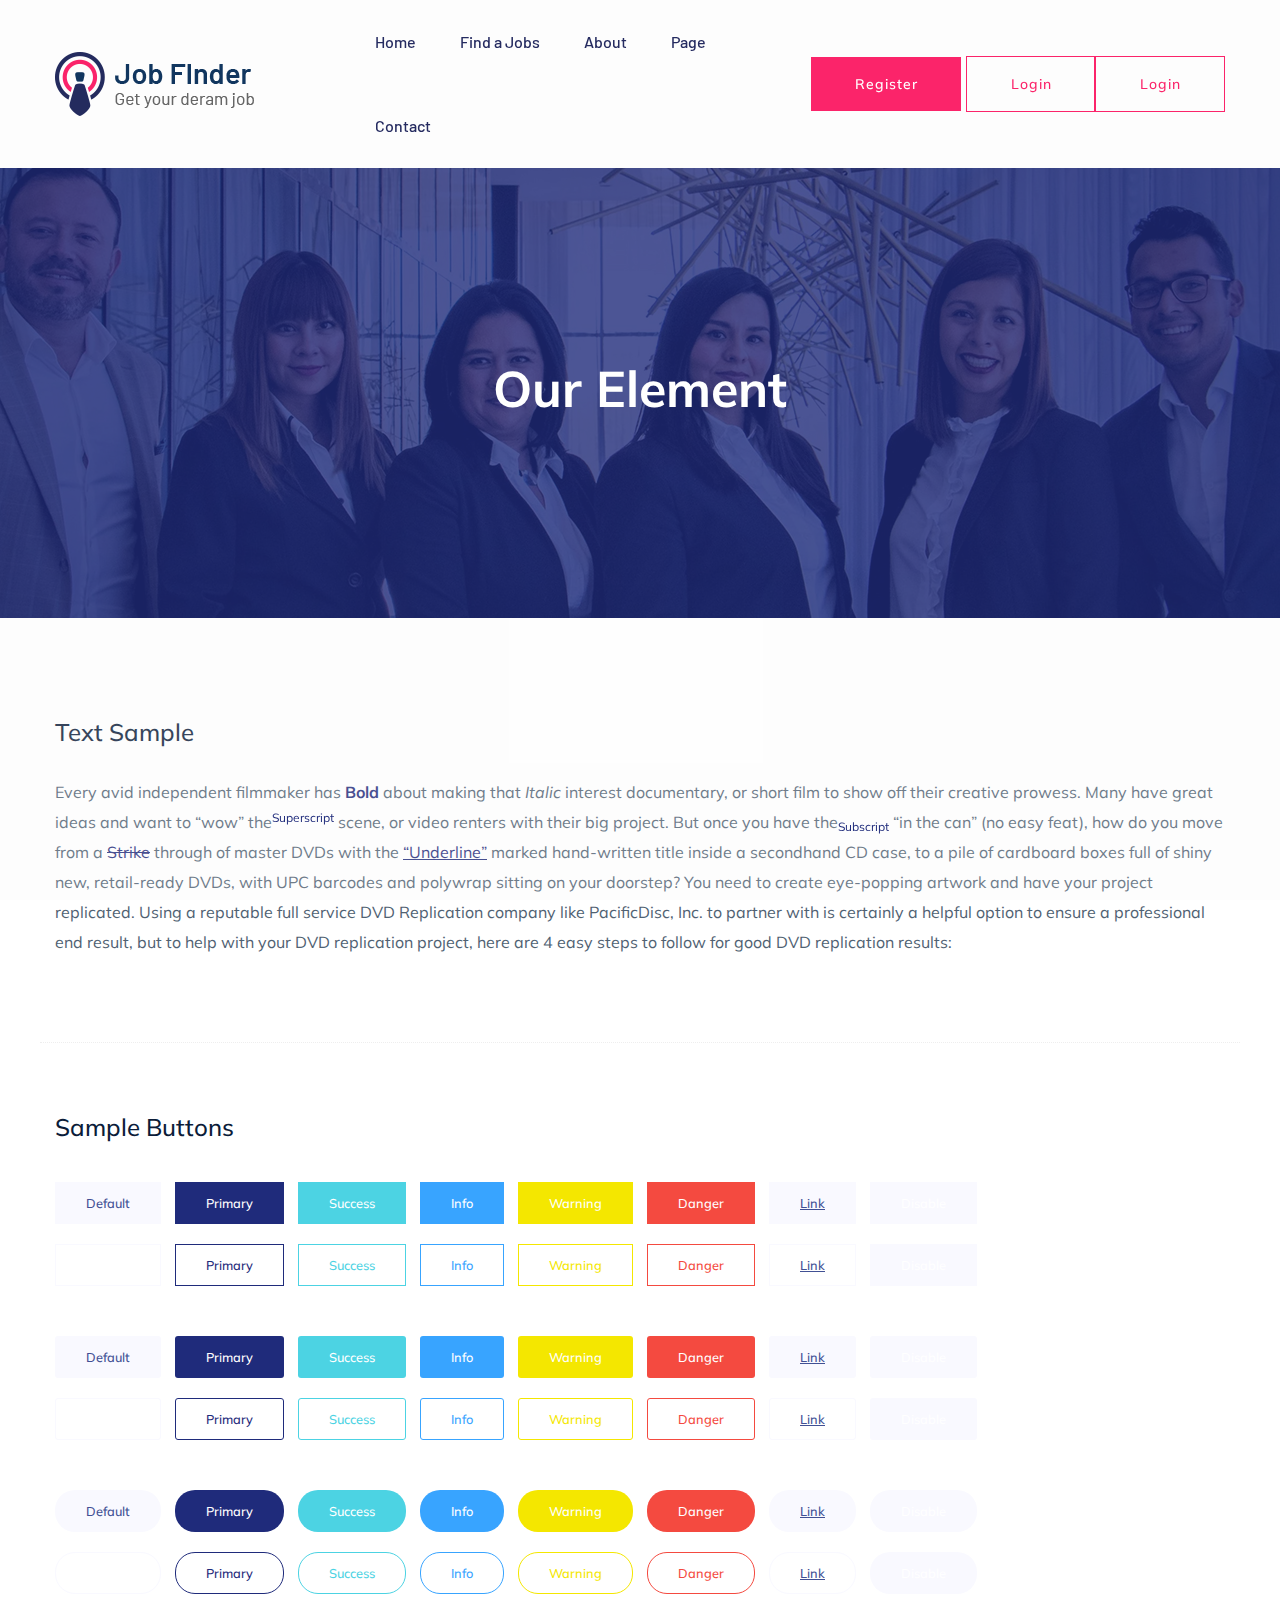
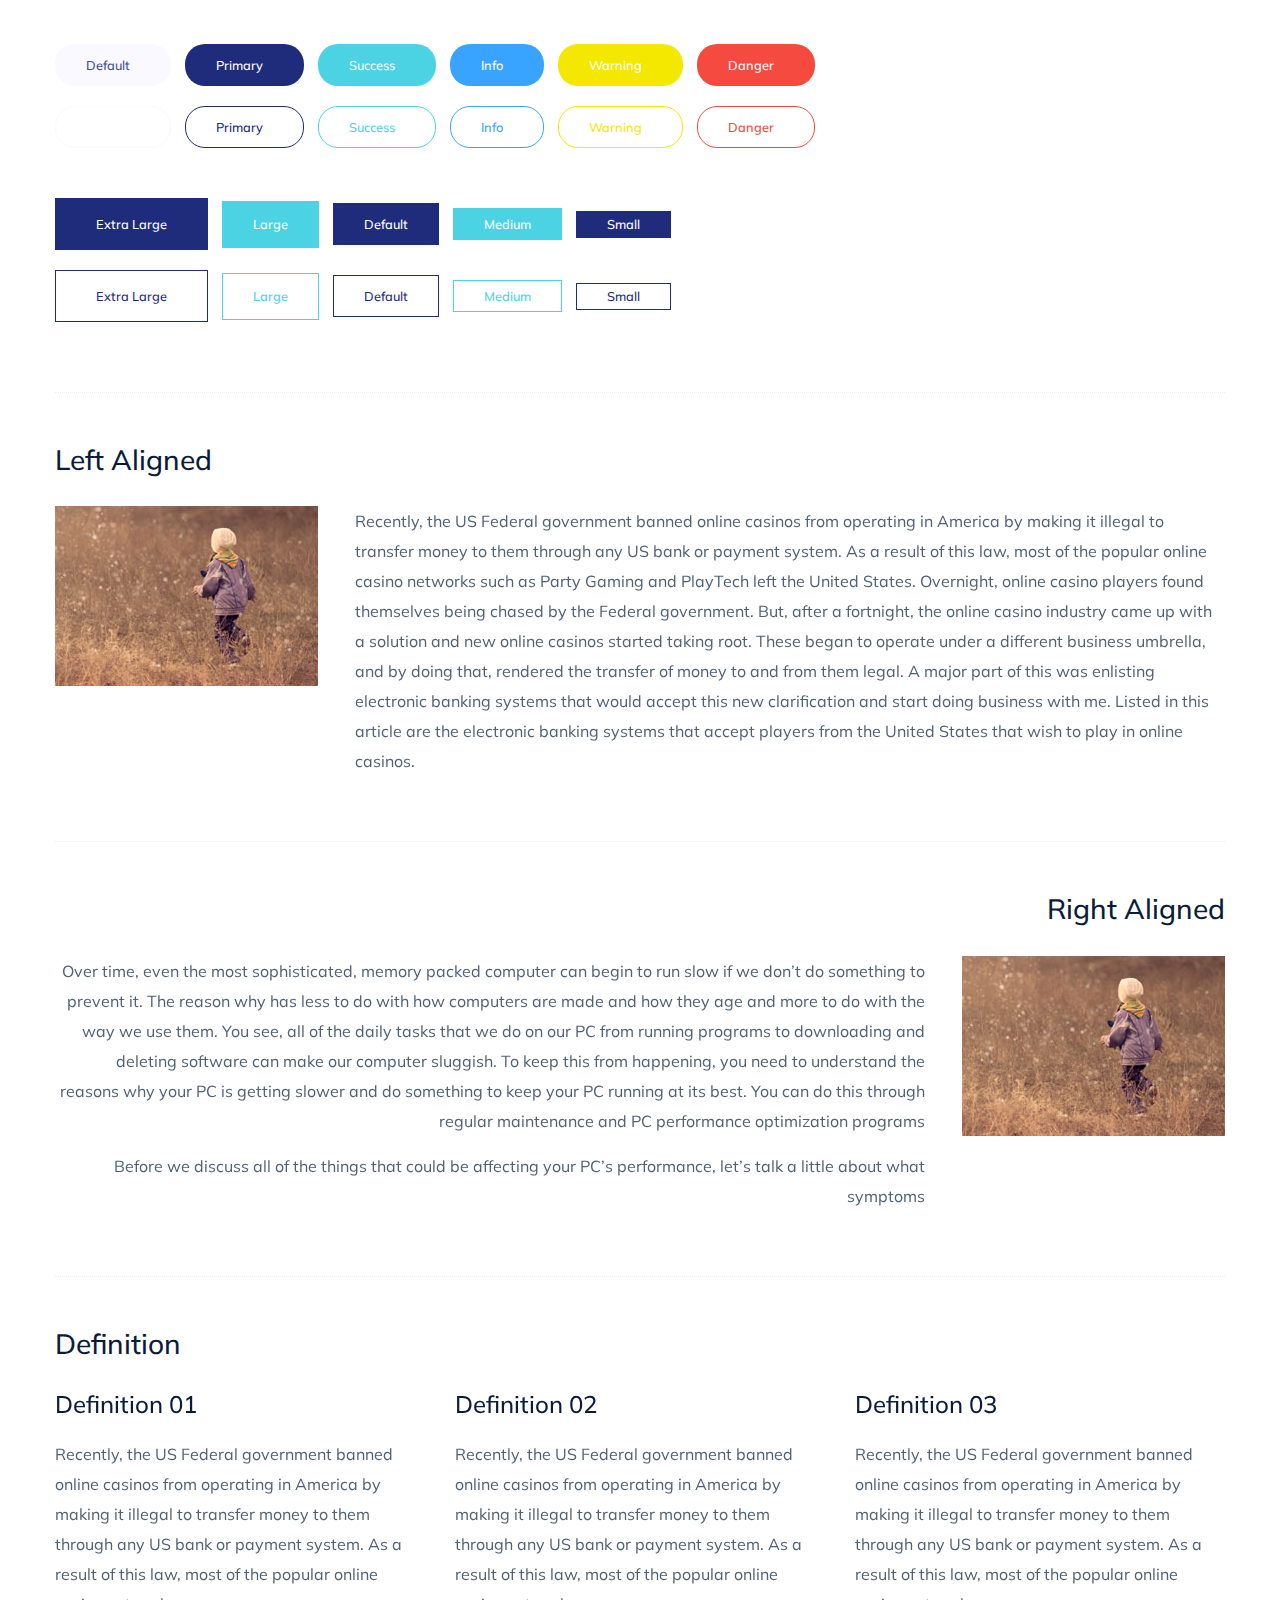
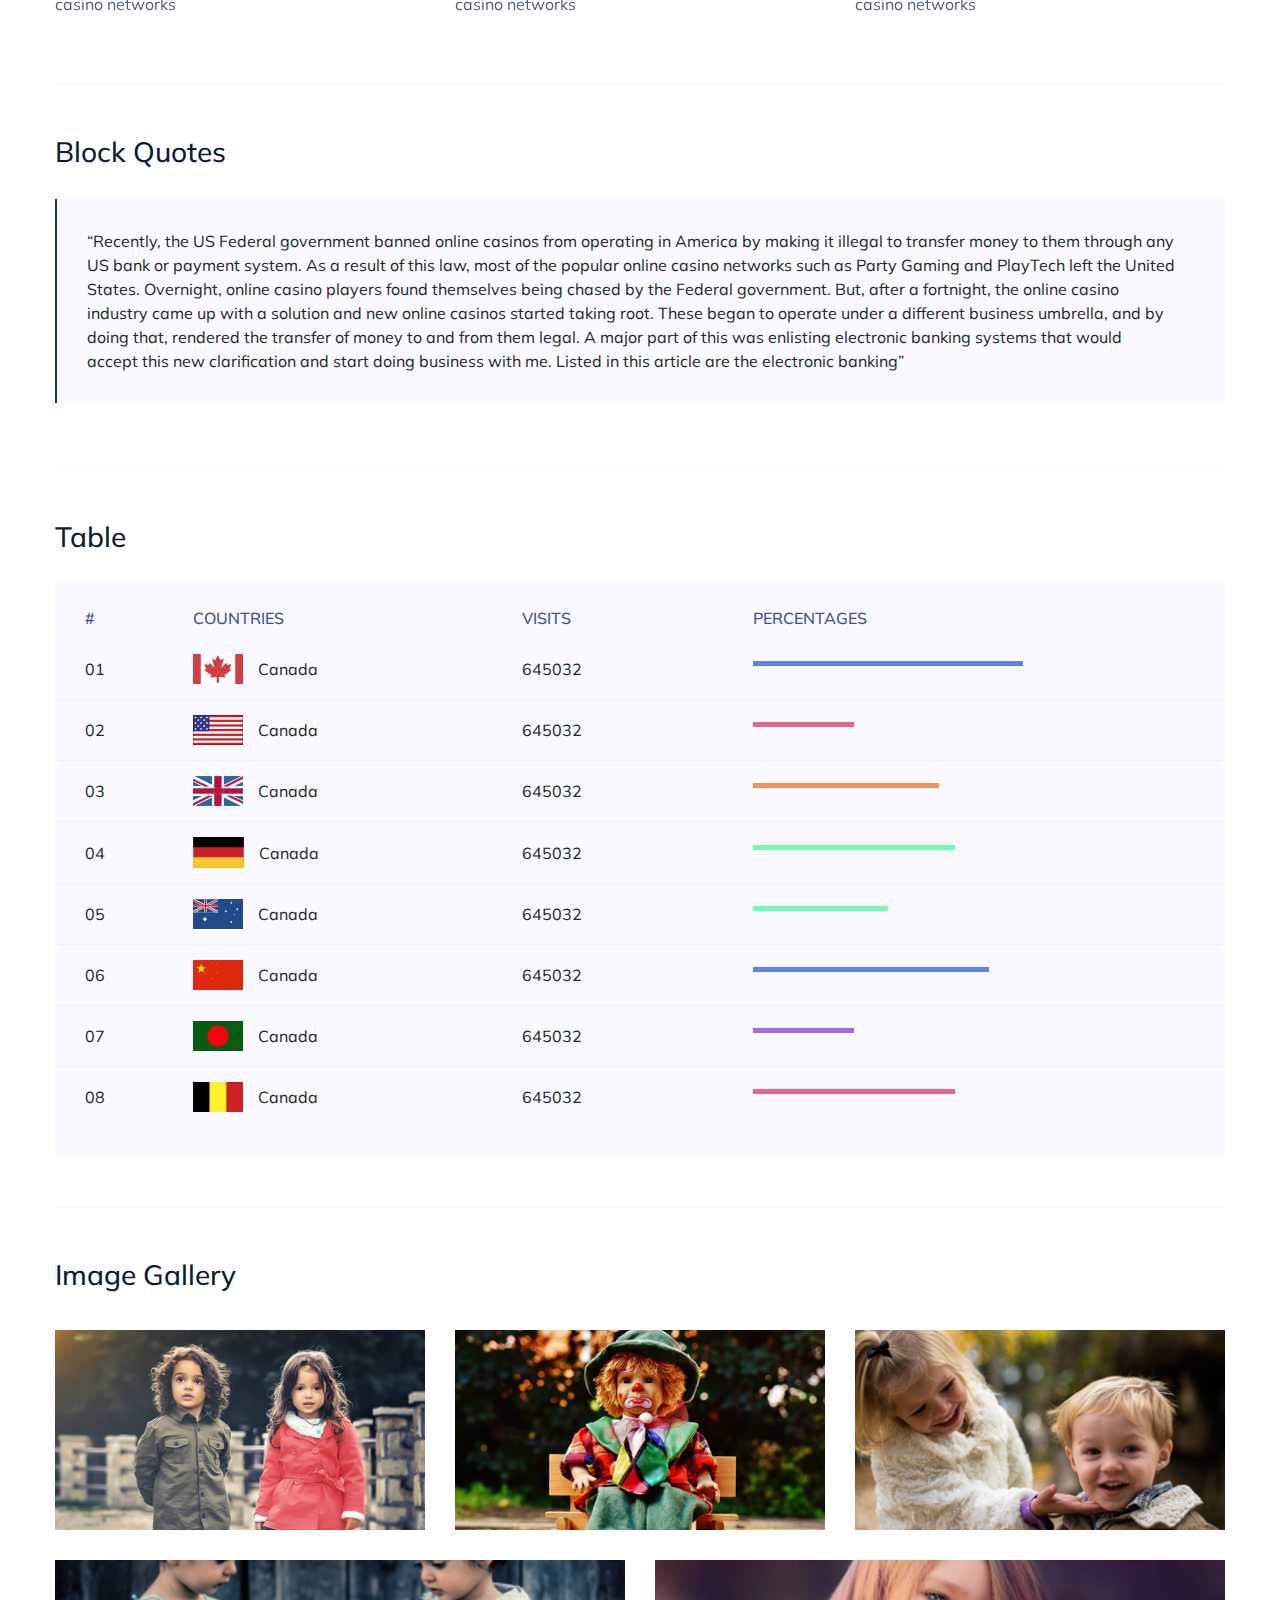
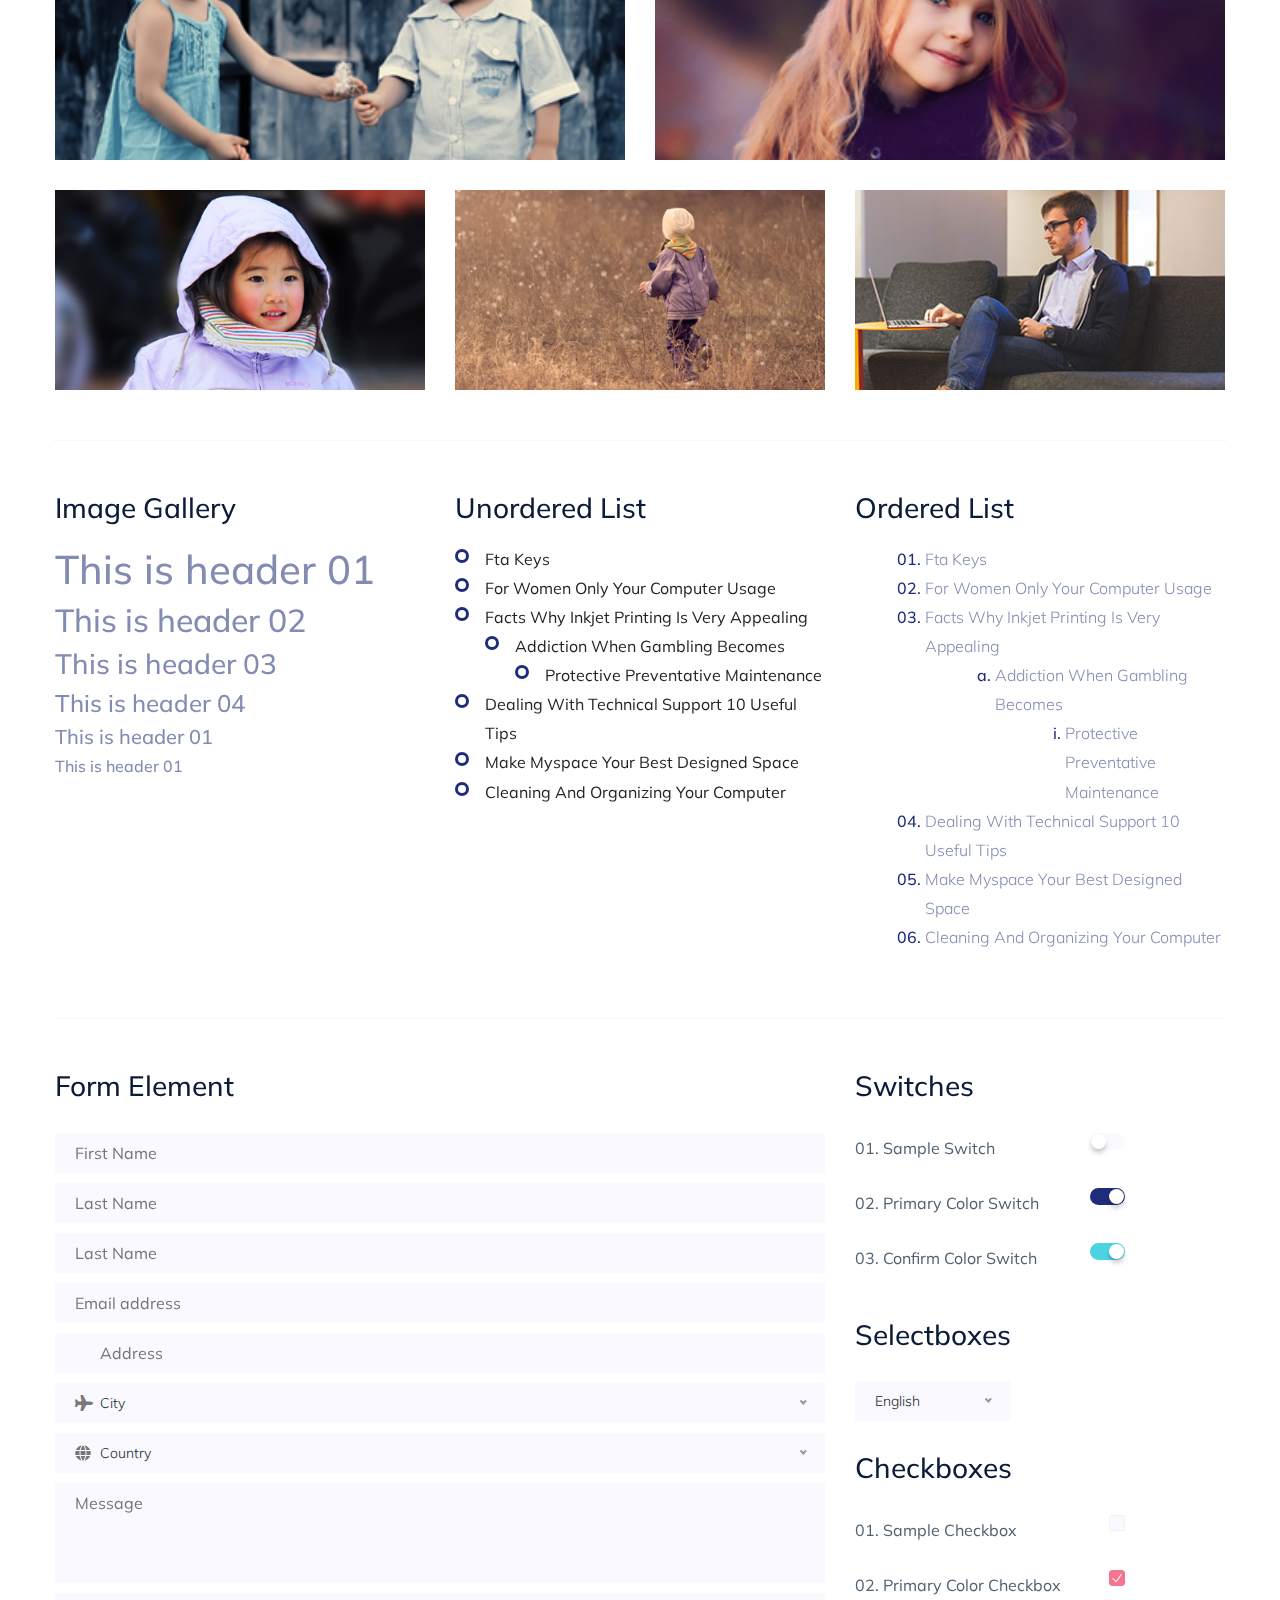
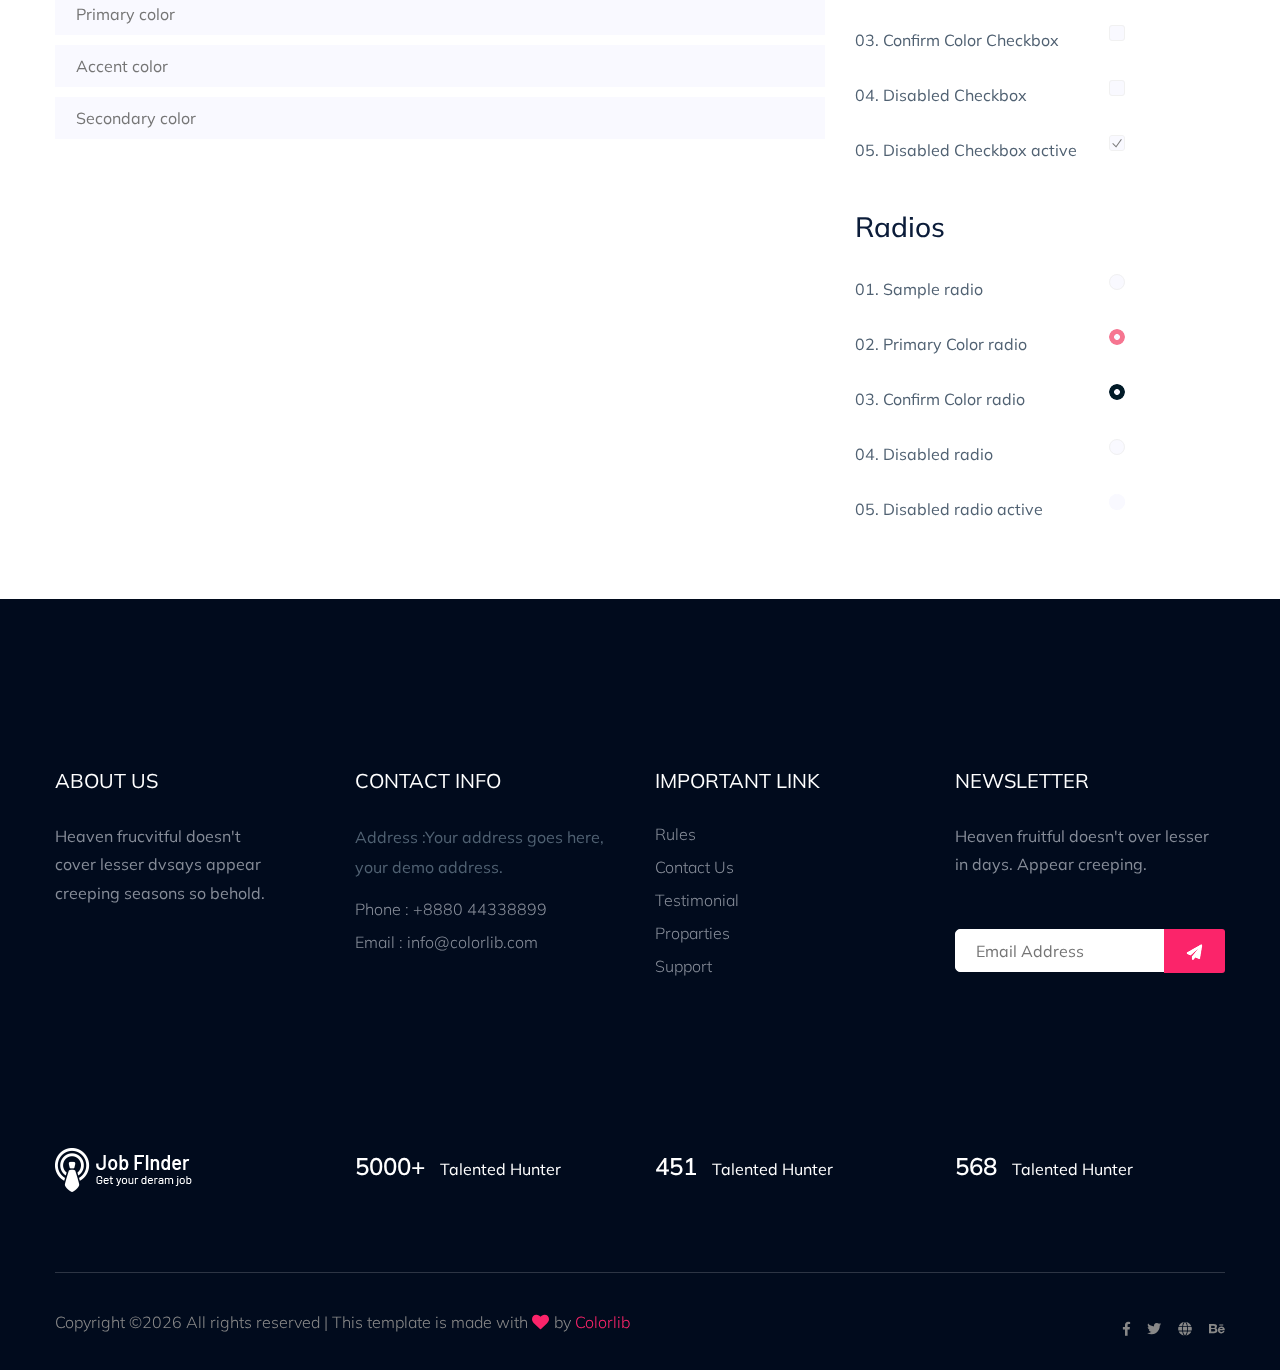
<file: elements.html>
<!doctype html>
<html class="no-js" lang="zxx">

<head>
	<meta charset="utf-8">
	<meta http-equiv="x-ua-compatible" content="ie=edge">
	<title>Job board HTML-5 Template </title>
	<meta name="description" content="">
	<meta name="viewport" content="width=device-width, initial-scale=1">
	<link rel="shortcut icon" type="image/x-icon" href="assets/img/favicon.png">
	<link rel="apple-touch-icon" sizes="180x180" href="./assets/favicon/apple-touch-icon.png">
    <link rel="icon" type="image/png" sizes="32x32" href="./assets/favicon/favicon-32x32.png">
    <link rel="icon" type="image/png" sizes="16x16" href="./assets/favicon/favicon-16x16.png">
    <link rel="manifest" href="./assets/favicon/site.webmanifest">

	<!-- CSS here -->
		<link rel="stylesheet" href="assets/css/bootstrap.min.css">
		<link rel="stylesheet" href="assets/css/owl.carousel.min.css">
		<link rel="stylesheet" href="assets/css/slicknav.css">
		<link rel="stylesheet" href="assets/css/price_rangs.css">
		<link rel="stylesheet" href="assets/css/animate.min.css">
		<link rel="stylesheet" href="assets/css/magnific-popup.css">
		<link rel="stylesheet" href="assets/css/fontawesome-all.min.css">
		<link rel="stylesheet" href="assets/css/themify-icons.css">
		<link rel="stylesheet" href="assets/css/slick.css">
		<link rel="stylesheet" href="assets/css/nice-select.css">
		<link rel="stylesheet" href="assets/css/style.css">
		<link rel="stylesheet" href="assets/css/responsive.css">
</head>

<body>
	
    <!-- Preloader Start -->
    <div id="preloader-active">
        <div class="preloader d-flex align-items-center justify-content-center">
            <div class="preloader-inner position-relative">
                <div class="preloader-circle"></div>
                <div class="preloader-img pere-text">
                    <img src="assets/img/logo/logo.png" alt="">
                </div>
            </div>
        </div>
    </div>
    <!-- Preloader Start -->
    <header>
        <!-- Header Start -->
       <div class="header-area header-transparrent">
           <div class="headder-top header-sticky">
                <div class="container">
                    <div class="row align-items-center">
                        <div class="col-lg-3 col-md-2">
                            <!-- Logo -->
                            <div class="logo">
                                <a href="index.html"><img src="assets/img/logo/logo.png" alt=""></a>
                            </div>  
                        </div>
                        <div class="col-lg-9 col-md-9">
                            <div class="menu-wrapper">
                                <!-- Main-menu -->
                                <div class="main-menu">
                                    <nav class="d-none d-lg-block">
                                        <ul id="navigation">
                                            <li><a href="index.html">Home</a></li>
                                            <li><a href="job_listing.html">Find a Jobs </a></li>
                                            <li><a href="about.html">About</a></li>
                                            <li><a href="#">Page</a>
                                                <ul class="submenu">
                                                    <li><a href="blog.html">Blog</a></li>
                                                    <li><a href="single-blog.html">Blog Details</a></li>
                                                    <li><a href="elements.html">Elements</a></li>
                                                    <li><a href="job_details.html">job Details</a></li>
                                                </ul>
                                            </li>
                                            <li><a href="contact.html">Contact</a></li>
                                        </ul>
                                    </nav>
                                </div>          
                                <!-- Header-btn -->
								<a href="./registration.html" class="btn head-btn1">Register</a>
								<a href="./authorization.html" class="btn head-btn2">Login</a>
								  <a href="#" class="btn head-btn2">Login</a>
                                </div>
                            </div>
                        </div>
                        <!-- Mobile Menu -->
                        <div class="col-12">
                            <div class="mobile_menu d-block d-lg-none"></div>
                        </div>
                    </div>
                </div>
           </div>
       </div>
        <!-- Header End -->
    </header>
	<!-- Hero Area Start-->
	<div class="slider-area ">
		<div class="single-slider section-overly slider-height2 d-flex align-items-center" data-background="assets/img/hero/about.jpg">
			<div class="container">
				<div class="row">
					<div class="col-xl-12">
						<div class="hero-cap text-center">
							<h2>Our Element</h2>
						</div>
					</div>
				</div>
			</div>
		</div>
	</div>
	<!-- Hero Area End -->
	<!-- Start Sample Area -->
	<section class="sample-text-area">
		<div class="container box_1170">
			<h3 class="text-heading">Text Sample</h3>
			<p class="sample-text">
				Every avid independent filmmaker has <b>Bold</b> about making that <i>Italic</i> interest documentary,
				or short
				film to show off their creative prowess. Many have great ideas and want to “wow”
				the<sup>Superscript</sup> scene,
				or video renters with their big project. But once you have the<sub>Subscript</sub> “in the can” (no easy
				feat), how
				do you move from a <del>Strike</del> through of master DVDs with the <u>“Underline”</u> marked
				hand-written title
				inside a secondhand CD case, to a pile of cardboard boxes full of shiny new, retail-ready DVDs, with UPC
				barcodes
				and polywrap sitting on your doorstep? You need to create eye-popping artwork and have your project
				replicated.
				Using a reputable full service DVD Replication company like PacificDisc, Inc. to partner with is
				certainly a
				helpful option to ensure a professional end result, but to help with your DVD replication project, here
				are 4 easy
				steps to follow for good DVD replication results:

			</p>
		</div>
	</section>
	<!-- End Sample Area -->
	<!-- Start Button -->
	<section class="button-area">
		<div class="container box_1170 border-top-generic">
			<h3 class="text-heading">Sample Buttons</h3>
			<div class="button-group-area">
				<a href="#" class="genric-btn default">Default</a>
				<a href="#" class="genric-btn primary">Primary</a>
				<a href="#" class="genric-btn success">Success</a>
				<a href="#" class="genric-btn info">Info</a>
				<a href="#" class="genric-btn warning">Warning</a>
				<a href="#" class="genric-btn danger">Danger</a>
				<a href="#" class="genric-btn link">Link</a>
				<a href="#" class="genric-btn disable">Disable</a>
			</div>
			<div class="button-group-area mt-10">
				<a href="#" class="genric-btn default-border">Default</a>
				<a href="#" class="genric-btn primary-border">Primary</a>
				<a href="#" class="genric-btn success-border">Success</a>
				<a href="#" class="genric-btn info-border">Info</a>
				<a href="#" class="genric-btn warning-border">Warning</a>
				<a href="#" class="genric-btn danger-border">Danger</a>
				<a href="#" class="genric-btn link-border">Link</a>
				<a href="#" class="genric-btn disable">Disable</a>
			</div>
			<div class="button-group-area mt-40">
				<a href="#" class="genric-btn default radius">Default</a>
				<a href="#" class="genric-btn primary radius">Primary</a>
				<a href="#" class="genric-btn success radius">Success</a>
				<a href="#" class="genric-btn info radius">Info</a>
				<a href="#" class="genric-btn warning radius">Warning</a>
				<a href="#" class="genric-btn danger radius">Danger</a>
				<a href="#" class="genric-btn link radius">Link</a>
				<a href="#" class="genric-btn disable radius">Disable</a>
			</div>
			<div class="button-group-area mt-10">
				<a href="#" class="genric-btn default-border radius">Default</a>
				<a href="#" class="genric-btn primary-border radius">Primary</a>
				<a href="#" class="genric-btn success-border radius">Success</a>
				<a href="#" class="genric-btn info-border radius">Info</a>
				<a href="#" class="genric-btn warning-border radius">Warning</a>
				<a href="#" class="genric-btn danger-border radius">Danger</a>
				<a href="#" class="genric-btn link-border radius">Link</a>
				<a href="#" class="genric-btn disable radius">Disable</a>
			</div>
			<div class="button-group-area mt-40">
				<a href="#" class="genric-btn default circle">Default</a>
				<a href="#" class="genric-btn primary circle">Primary</a>
				<a href="#" class="genric-btn success circle">Success</a>
				<a href="#" class="genric-btn info circle">Info</a>
				<a href="#" class="genric-btn warning circle">Warning</a>
				<a href="#" class="genric-btn danger circle">Danger</a>
				<a href="#" class="genric-btn link circle">Link</a>
				<a href="#" class="genric-btn disable circle">Disable</a>
			</div>
			<div class="button-group-area mt-10">
				<a href="#" class="genric-btn default-border circle">Default</a>
				<a href="#" class="genric-btn primary-border circle">Primary</a>
				<a href="#" class="genric-btn success-border circle">Success</a>
				<a href="#" class="genric-btn info-border circle">Info</a>
				<a href="#" class="genric-btn warning-border circle">Warning</a>
				<a href="#" class="genric-btn danger-border circle">Danger</a>
				<a href="#" class="genric-btn link-border circle">Link</a>
				<a href="#" class="genric-btn disable circle">Disable</a>
			</div>
			<div class="button-group-area mt-40">
				<a href="#" class="genric-btn default circle arrow">Default<span class="lnr lnr-arrow-right"></span></a>
				<a href="#" class="genric-btn primary circle arrow">Primary<span class="lnr lnr-arrow-right"></span></a>
				<a href="#" class="genric-btn success circle arrow">Success<span class="lnr lnr-arrow-right"></span></a>
				<a href="#" class="genric-btn info circle arrow">Info<span class="lnr lnr-arrow-right"></span></a>
				<a href="#" class="genric-btn warning circle arrow">Warning<span class="lnr lnr-arrow-right"></span></a>
				<a href="#" class="genric-btn danger circle arrow">Danger<span class="lnr lnr-arrow-right"></span></a>
			</div>
			<div class="button-group-area mt-10">
				<a href="#" class="genric-btn default-border circle arrow">Default<span
						class="lnr lnr-arrow-right"></span></a>
				<a href="#" class="genric-btn primary-border circle arrow">Primary<span
						class="lnr lnr-arrow-right"></span></a>
				<a href="#" class="genric-btn success-border circle arrow">Success<span
						class="lnr lnr-arrow-right"></span></a>
				<a href="#" class="genric-btn info-border circle arrow">Info<span
						class="lnr lnr-arrow-right"></span></a>
				<a href="#" class="genric-btn warning-border circle arrow">Warning<span
						class="lnr lnr-arrow-right"></span></a>
				<a href="#" class="genric-btn danger-border circle arrow">Danger<span
						class="lnr lnr-arrow-right"></span></a>
			</div>
			<div class="button-group-area mt-40">
				<a href="#" class="genric-btn primary e-large">Extra Large</a>
				<a href="#" class="genric-btn success large">Large</a>
				<a href="#" class="genric-btn primary">Default</a>
				<a href="#" class="genric-btn success medium">Medium</a>
				<a href="#" class="genric-btn primary small">Small</a>
			</div>
			<div class="button-group-area mt-10">
				<a href="#" class="genric-btn primary-border e-large">Extra Large</a>
				<a href="#" class="genric-btn success-border large">Large</a>
				<a href="#" class="genric-btn primary-border">Default</a>
				<a href="#" class="genric-btn success-border medium">Medium</a>
				<a href="#" class="genric-btn primary-border small">Small</a>
			</div>
		</div>
	</section>
	<!-- End Button -->
	<!-- Start Align Area -->
	<div class="whole-wrap">
		<div class="container box_1170">
			<div class="section-top-border">
				<h3 class="mb-30">Left Aligned</h3>
				<div class="row">
					<div class="col-md-3">
						<img src="assets/img/elements/d.jpg" alt="" class="img-fluid">
					</div>
					<div class="col-md-9 mt-sm-20">
						<p>Recently, the US Federal government banned online casinos from operating in America by making
							it illegal to
							transfer money to them through any US bank or payment system. As a result of this law, most
							of the popular
							online casino networks such as Party Gaming and PlayTech left the United States. Overnight,
							online casino
							players found themselves being chased by the Federal government. But, after a fortnight, the
							online casino
							industry came up with a solution and new online casinos started taking root. These began to
							operate under a
							different business umbrella, and by doing that, rendered the transfer of money to and from
							them legal. A major
							part of this was enlisting electronic banking systems that would accept this new
							clarification and start doing
							business with me. Listed in this article are the electronic banking systems that accept
							players from the United
							States that wish to play in online casinos.</p>
					</div>
				</div>
			</div>
			<div class="section-top-border text-right">
				<h3 class="mb-30">Right Aligned</h3>
				<div class="row">
					<div class="col-md-9">
						<p class="text-right">Over time, even the most sophisticated, memory packed computer can begin
							to run slow if we
							don’t do something to prevent it. The reason why has less to do with how computers are made
							and how they age and
							more to do with the way we use them. You see, all of the daily tasks that we do on our PC
							from running programs
							to downloading and deleting software can make our computer sluggish. To keep this from
							happening, you need to
							understand the reasons why your PC is getting slower and do something to keep your PC
							running at its best. You
							can do this through regular maintenance and PC performance optimization programs</p>
						<p class="text-right">Before we discuss all of the things that could be affecting your PC’s
							performance, let’s
							talk a little about what symptoms</p>
					</div>
					<div class="col-md-3">
						<img src="assets/img/elements/d.jpg" alt="" class="img-fluid">
					</div>
				</div>
			</div>
			<div class="section-top-border">
				<h3 class="mb-30">Definition</h3>
				<div class="row">
					<div class="col-md-4">
						<div class="single-defination">
							<h4 class="mb-20">Definition 01</h4>
							<p>Recently, the US Federal government banned online casinos from operating in America by
								making it illegal to
								transfer money to them through any US bank or payment system. As a result of this law,
								most of the popular
								online casino networks</p>
						</div>
					</div>
					<div class="col-md-4">
						<div class="single-defination">
							<h4 class="mb-20">Definition 02</h4>
							<p>Recently, the US Federal government banned online casinos from operating in America by
								making it illegal to
								transfer money to them through any US bank or payment system. As a result of this law,
								most of the popular
								online casino networks</p>
						</div>
					</div>
					<div class="col-md-4">
						<div class="single-defination">
							<h4 class="mb-20">Definition 03</h4>
							<p>Recently, the US Federal government banned online casinos from operating in America by
								making it illegal to
								transfer money to them through any US bank or payment system. As a result of this law,
								most of the popular
								online casino networks</p>
						</div>
					</div>
				</div>
			</div>
			<div class="section-top-border">
				<h3 class="mb-30">Block Quotes</h3>
				<div class="row">
					<div class="col-lg-12">
						<blockquote class="generic-blockquote">
							“Recently, the US Federal government banned online casinos from operating in America by
							making it illegal to
							transfer money to them through any US bank or payment system. As a result of this law, most
							of the popular
							online casino networks such as Party Gaming and PlayTech left the United States. Overnight,
							online casino
							players found themselves being chased by the Federal government. But, after a fortnight, the
							online casino
							industry came up with a solution and new online casinos started taking root. These began to
							operate under a
							different business umbrella, and by doing that, rendered the transfer of money to and from
							them legal. A major
							part of this was enlisting electronic banking systems that would accept this new
							clarification and start doing
							business with me. Listed in this article are the electronic banking”
						</blockquote>
					</div>
				</div>
			</div>
			<div class="section-top-border">
				<h3 class="mb-30">Table</h3>
				<div class="progress-table-wrap">
					<div class="progress-table">
						<div class="table-head">
							<div class="serial">#</div>
							<div class="country">Countries</div>
							<div class="visit">Visits</div>
							<div class="percentage">Percentages</div>
						</div>
						<div class="table-row">
							<div class="serial">01</div>
							<div class="country"> <img src="assets/img/elements/f1.jpg" alt="flag">Canada</div>
							<div class="visit">645032</div>
							<div class="percentage">
								<div class="progress">
									<div class="progress-bar color-1" role="progressbar" style="width: 80%"
										aria-valuenow="80" aria-valuemin="0" aria-valuemax="100"></div>
								</div>
							</div>
						</div>
						<div class="table-row">
							<div class="serial">02</div>
							<div class="country"> <img src="assets/img/elements/f2.jpg" alt="flag">Canada</div>
							<div class="visit">645032</div>
							<div class="percentage">
								<div class="progress">
									<div class="progress-bar color-2" role="progressbar" style="width: 30%"
										aria-valuenow="30" aria-valuemin="0" aria-valuemax="100"></div>
								</div>
							</div>
						</div>
						<div class="table-row">
							<div class="serial">03</div>
							<div class="country"> <img src="assets/img/elements/f3.jpg" alt="flag">Canada</div>
							<div class="visit">645032</div>
							<div class="percentage">
								<div class="progress">
									<div class="progress-bar color-3" role="progressbar" style="width: 55%"
										aria-valuenow="55" aria-valuemin="0" aria-valuemax="100"></div>
								</div>
							</div>
						</div>
						<div class="table-row">
							<div class="serial">04</div>
							<div class="country"> <img src="assets/img/elements/f4.jpg" alt="flag">Canada</div>
							<div class="visit">645032</div>
							<div class="percentage">
								<div class="progress">
									<div class="progress-bar color-4" role="progressbar" style="width: 60%"
										aria-valuenow="60" aria-valuemin="0" aria-valuemax="100"></div>
								</div>
							</div>
						</div>
						<div class="table-row">
							<div class="serial">05</div>
							<div class="country"> <img src="assets/img/elements/f5.jpg" alt="flag">Canada</div>
							<div class="visit">645032</div>
							<div class="percentage">
								<div class="progress">
									<div class="progress-bar color-5" role="progressbar" style="width: 40%"
										aria-valuenow="40" aria-valuemin="0" aria-valuemax="100"></div>
								</div>
							</div>
						</div>
						<div class="table-row">
							<div class="serial">06</div>
							<div class="country"> <img src="assets/img/elements/f6.jpg" alt="flag">Canada</div>
							<div class="visit">645032</div>
							<div class="percentage">
								<div class="progress">
									<div class="progress-bar color-6" role="progressbar" style="width: 70%"
										aria-valuenow="70" aria-valuemin="0" aria-valuemax="100"></div>
								</div>
							</div>
						</div>
						<div class="table-row">
							<div class="serial">07</div>
							<div class="country"> <img src="assets/img/elements/f7.jpg" alt="flag">Canada</div>
							<div class="visit">645032</div>
							<div class="percentage">
								<div class="progress">
									<div class="progress-bar color-7" role="progressbar" style="width: 30%"
										aria-valuenow="30" aria-valuemin="0" aria-valuemax="100"></div>
								</div>
							</div>
						</div>
						<div class="table-row">
							<div class="serial">08</div>
							<div class="country"> <img src="assets/img/elements/f8.jpg" alt="flag">Canada</div>
							<div class="visit">645032</div>
							<div class="percentage">
								<div class="progress">
									<div class="progress-bar color-8" role="progressbar" style="width: 60%"
										aria-valuenow="60" aria-valuemin="0" aria-valuemax="100"></div>
								</div>
							</div>
						</div>
					</div>
				</div>
			</div>
			<div class="section-top-border">
				<h3>Image Gallery</h3>
				<div class="row gallery-item">
					<div class="col-md-4">
						<a href="assets/img/elements/g1.jpg" class="img-pop-up">
							<div class="single-gallery-image" style="background: url(assets/img/elements/g1.jpg);"></div>
						</a>
					</div>
					<div class="col-md-4">
						<a href="assets/img/elements/g2.jpg" class="img-pop-up">
							<div class="single-gallery-image" style="background: url(assets/img/elements/g2.jpg);"></div>
						</a>
					</div>
					<div class="col-md-4">
						<a href="assets/img/elements/g3.jpg" class="img-pop-up">
							<div class="single-gallery-image" style="background: url(assets/img/elements/g3.jpg);"></div>
						</a>
					</div>
					<div class="col-md-6">
						<a href="assets/img/elements/g4.jpg" class="img-pop-up">
							<div class="single-gallery-image" style="background: url(assets/img/elements/g4.jpg);"></div>
						</a>
					</div>
					<div class="col-md-6">
						<a href="assets/img/elements/g5.jpg" class="img-pop-up">
							<div class="single-gallery-image" style="background: url(assets/img/elements/g5.jpg);"></div>
						</a>
					</div>
					<div class="col-md-4">
						<a href="assets/img/elements/g6.jpg" class="img-pop-up">
							<div class="single-gallery-image" style="background: url(assets/img/elements/g6.jpg);"></div>
						</a>
					</div>
					<div class="col-md-4">
						<a href="assets/img/elements/g7.jpg" class="img-pop-up">
							<div class="single-gallery-image" style="background: url(assets/img/elements/g7.jpg);"></div>
						</a>
					</div>
					<div class="col-md-4">
						<a href="assets/img/elements/g8.jpg" class="img-pop-up">
							<div class="single-gallery-image" style="background: url(assets/img/elements/g8.jpg);"></div>
						</a>
					</div>
				</div>
			</div>
			<div class="section-top-border">
				<div class="row">
					<div class="col-md-4">
						<h3 class="mb-20">Image Gallery</h3>
						<div class="typography">
							<h1>This is header 01</h1>
							<h2>This is header 02</h2>
							<h3>This is header 03</h3>
							<h4>This is header 04</h4>
							<h5>This is header 01</h5>
							<h6>This is header 01</h6>
						</div>
					</div>
					<div class="col-md-4 mt-sm-30">
						<h3 class="mb-20">Unordered List</h3>
						<div class="">
							<ul class="unordered-list">
								<li>Fta Keys</li>
								<li>For Women Only Your Computer Usage</li>
								<li>Facts Why Inkjet Printing Is Very Appealing
									<ul>
										<li>Addiction When Gambling Becomes
											<ul>
												<li>Protective Preventative Maintenance</li>
											</ul>
										</li>
									</ul>
								</li>
								<li>Dealing With Technical Support 10 Useful Tips</li>
								<li>Make Myspace Your Best Designed Space</li>
								<li>Cleaning And Organizing Your Computer</li>
							</ul>
						</div>
					</div>
					<div class="col-md-4 mt-sm-30">
						<h3 class="mb-20">Ordered List</h3>
						<div class="">
							<ol class="ordered-list">
								<li><span>Fta Keys</span></li>
								<li><span>For Women Only Your Computer Usage</span></li>
								<li><span>Facts Why Inkjet Printing Is Very Appealing</span>
									<ol class="ordered-list-alpha">
										<li><span>Addiction When Gambling Becomes</span>
											<ol class="ordered-list-roman">
												<li><span>Protective Preventative Maintenance</span></li>
											</ol>
										</li>
									</ol>
								</li>
								<li><span>Dealing With Technical Support 10 Useful Tips</span></li>
								<li><span>Make Myspace Your Best Designed Space</span></li>
								<li><span>Cleaning And Organizing Your Computer</span></li>
							</ol>
						</div>
					</div>
				</div>
			</div>
			<div class="section-top-border">
				<div class="row">
					<div class="col-lg-8 col-md-8">
						<h3 class="mb-30">Form Element</h3>
						<form action="#">
							<div class="mt-10">
								<input type="text" name="first_name" placeholder="First Name"
									onfocus="this.placeholder = ''" onblur="this.placeholder = 'First Name'" required
									class="single-input">
							</div>
							<div class="mt-10">
								<input type="text" name="last_name" placeholder="Last Name"
									onfocus="this.placeholder = ''" onblur="this.placeholder = 'Last Name'" required
									class="single-input">
							</div>
							<div class="mt-10">
								<input type="text" name="last_name" placeholder="Last Name"
									onfocus="this.placeholder = ''" onblur="this.placeholder = 'Last Name'" required
									class="single-input">
							</div>
							<div class="mt-10">
								<input type="email" name="EMAIL" placeholder="Email address"
									onfocus="this.placeholder = ''" onblur="this.placeholder = 'Email address'" required
									class="single-input">
							</div>
							<div class="input-group-icon mt-10">
								<div class="icon"><i class="fa fa-thumb-tack" aria-hidden="true"></i></div>
								<input type="text" name="address" placeholder="Address" onfocus="this.placeholder = ''"
									onblur="this.placeholder = 'Address'" required class="single-input">
							</div>
							<div class="input-group-icon mt-10">
								<div class="icon"><i class="fa fa-plane" aria-hidden="true"></i></div>
								<div class="form-select" id="default-select"">
											<select>
												<option value=" 1">City</option>
									<option value="1">Dhaka</option>
									<option value="1">Dilli</option>
									<option value="1">Newyork</option>
									<option value="1">Islamabad</option>
									</select>
								</div>
							</div>
							<div class="input-group-icon mt-10">
								<div class="icon"><i class="fa fa-globe" aria-hidden="true"></i></div>
								<div class="form-select" id="default-select"">
											<select>
												<option value=" 1">Country</option>
									<option value="1">Bangladesh</option>
									<option value="1">India</option>
									<option value="1">England</option>
									<option value="1">Srilanka</option>
									</select>
								</div>
							</div>

							<div class="mt-10">
								<textarea class="single-textarea" placeholder="Message" onfocus="this.placeholder = ''"
									onblur="this.placeholder = 'Message'" required></textarea>
							</div>
							<!-- For Gradient Border Use -->
							<!-- <div class="mt-10">
										<div class="primary-input">
											<input id="primary-input" type="text" name="first_name" placeholder="Primary color" onfocus="this.placeholder = ''" onblur="this.placeholder = 'Primary color'">
											<label for="primary-input"></label>
										</div>
									</div> -->
							<div class="mt-10">
								<input type="text" name="first_name" placeholder="Primary color"
									onfocus="this.placeholder = ''" onblur="this.placeholder = 'Primary color'" required
									class="single-input-primary">
							</div>
							<div class="mt-10">
								<input type="text" name="first_name" placeholder="Accent color"
									onfocus="this.placeholder = ''" onblur="this.placeholder = 'Accent color'" required
									class="single-input-accent">
							</div>
							<div class="mt-10">
								<input type="text" name="first_name" placeholder="Secondary color"
									onfocus="this.placeholder = ''" onblur="this.placeholder = 'Secondary color'"
									required class="single-input-secondary">
							</div>
						</form>
					</div>
					<div class="col-lg-3 col-md-4 mt-sm-30">
						<div class="single-element-widget">
							<h3 class="mb-30">Switches</h3>
							<div class="switch-wrap d-flex justify-content-between">
								<p>01. Sample Switch</p>
								<div class="primary-switch">
									<input type="checkbox" id="default-switch">
									<label for="default-switch"></label>
								</div>
							</div>
							<div class="switch-wrap d-flex justify-content-between">
								<p>02. Primary Color Switch</p>
								<div class="primary-switch">
									<input type="checkbox" id="primary-switch" checked>
									<label for="primary-switch"></label>
								</div>
							</div>
							<div class="switch-wrap d-flex justify-content-between">
								<p>03. Confirm Color Switch</p>
								<div class="confirm-switch">
									<input type="checkbox" id="confirm-switch" checked>
									<label for="confirm-switch"></label>
								</div>
							</div>
						</div>
						<div class="single-element-widget mt-30">
							<h3 class="mb-30">Selectboxes</h3>
							<div class="default-select" id="default-select"">
										<select>
											<option value=" 1">English</option>
								<option value="1">Spanish</option>
								<option value="1">Arabic</option>
								<option value="1">Portuguise</option>
								<option value="1">Bengali</option>
								</select>
							</div>
						</div>
						<div class="single-element-widget mt-30">
							<h3 class="mb-30">Checkboxes</h3>
							<div class="switch-wrap d-flex justify-content-between">
								<p>01. Sample Checkbox</p>
								<div class="primary-checkbox">
									<input type="checkbox" id="default-checkbox">
									<label for="default-checkbox"></label>
								</div>
							</div>
							<div class="switch-wrap d-flex justify-content-between">
								<p>02. Primary Color Checkbox</p>
								<div class="primary-checkbox">
									<input type="checkbox" id="primary-checkbox" checked>
									<label for="primary-checkbox"></label>
								</div>
							</div>
							<div class="switch-wrap d-flex justify-content-between">
								<p>03. Confirm Color Checkbox</p>
								<div class="confirm-checkbox">
									<input type="checkbox" id="confirm-checkbox">
									<label for="confirm-checkbox"></label>
								</div>
							</div>
							<div class="switch-wrap d-flex justify-content-between">
								<p>04. Disabled Checkbox</p>
								<div class="disabled-checkbox">
									<input type="checkbox" id="disabled-checkbox" disabled>
									<label for="disabled-checkbox"></label>
								</div>
							</div>
							<div class="switch-wrap d-flex justify-content-between">
								<p>05. Disabled Checkbox active</p>
								<div class="disabled-checkbox">
									<input type="checkbox" id="disabled-checkbox-active" checked disabled>
									<label for="disabled-checkbox-active"></label>
								</div>
							</div>
						</div>
						<div class="single-element-widget mt-30">
							<h3 class="mb-30">Radios</h3>
							<div class="switch-wrap d-flex justify-content-between">
								<p>01. Sample radio</p>
								<div class="primary-radio">
									<input type="checkbox" id="default-radio">
									<label for="default-radio"></label>
								</div>
							</div>
							<div class="switch-wrap d-flex justify-content-between">
								<p>02. Primary Color radio</p>
								<div class="primary-radio">
									<input type="checkbox" id="primary-radio" checked>
									<label for="primary-radio"></label>
								</div>
							</div>
							<div class="switch-wrap d-flex justify-content-between">
								<p>03. Confirm Color radio</p>
								<div class="confirm-radio">
									<input type="checkbox" id="confirm-radio" checked>
									<label for="confirm-radio"></label>
								</div>
							</div>
							<div class="switch-wrap d-flex justify-content-between">
								<p>04. Disabled radio</p>
								<div class="disabled-radio">
									<input type="checkbox" id="disabled-radio" disabled>
									<label for="disabled-radio"></label>
								</div>
							</div>
							<div class="switch-wrap d-flex justify-content-between">
								<p>05. Disabled radio active</p>
								<div class="disabled-radio">
									<input type="checkbox" id="disabled-radio-active" checked disabled>
									<label for="disabled-radio-active"></label>
								</div>
							</div>
						</div>
					</div>
				</div>
			</div>
		</div>
	</div>
	<!-- End Align Area -->
	<footer>
		<!-- Footer Start-->
		<div class="footer-area footer-bg footer-padding">
			<div class="container">
				<div class="row d-flex justify-content-between">
					<div class="col-xl-3 col-lg-3 col-md-4 col-sm-6">
					   <div class="single-footer-caption mb-50">
						 <div class="single-footer-caption mb-30">
							 <div class="footer-tittle">
								 <h4>About Us</h4>
								 <div class="footer-pera">
									 <p>Heaven frucvitful doesn't cover lesser dvsays appear creeping seasons so behold.</p>
								</div>
							 </div>
						 </div>
  
					   </div>
					</div>
					<div class="col-xl-3 col-lg-3 col-md-4 col-sm-5">
						<div class="single-footer-caption mb-50">
							<div class="footer-tittle">
								<h4>Contact Info</h4>
								<ul>
									<li>
									<p>Address :Your address goes
										here, your demo address.</p>
									</li>
									<li><a href="#">Phone : +8880 44338899</a></li>
									<li><a href="#">Email : info@colorlib.com</a></li>
								</ul>
							</div>
  
						</div>
					</div>
					<div class="col-xl-3 col-lg-3 col-md-4 col-sm-5">
						<div class="single-footer-caption mb-50">
							<div class="footer-tittle">
								<h4>Important Link</h4>
                                <ul>
                                    <li><a target="_blank" href="./rules.pdf">Rules</a></li>
                                    <li><a href="#">Contact Us</a></li>
                                    <li><a href="#">Testimonial</a></li>
                                    <li><a href="#">Proparties</a></li>
                                    <li><a href="#">Support</a></li>
                                </ul>
							</div>
						</div>
					</div>
					<div class="col-xl-3 col-lg-3 col-md-4 col-sm-5">
						<div class="single-footer-caption mb-50">
							<div class="footer-tittle">
								<h4>Newsletter</h4>
								<div class="footer-pera footer-pera2">
								 <p>Heaven fruitful doesn't over lesser in days. Appear creeping.</p>
							 </div>
							 <!-- Form -->
							 <div class="footer-form" >
								 <div id="mc_embed_signup">
									 <form target="_blank" action="https://spondonit.us12.list-manage.com/subscribe/post?u=1462626880ade1ac87bd9c93a&amp;id=92a4423d01"
									 method="get" class="subscribe_form relative mail_part">
										 <input type="email" name="email" id="newsletter-form-email" placeholder="Email Address"
										 class="placeholder hide-on-focus" onfocus="this.placeholder = ''"
										 onblur="this.placeholder = ' Email Address '">
										 <div class="form-icon">
											 <button type="submit" name="submit" id="newsletter-submit"
											 class="email_icon newsletter-submit button-contactForm"><img src="assets/img/icon/form.png" alt=""></button>
										 </div>
										 <div class="mt-10 info"></div>
									 </form>
								 </div>
							 </div>
							</div>
						</div>
					</div>
				</div>
			   <!--  -->
			   <div class="row footer-wejed justify-content-between">
					   <div class="col-xl-3 col-lg-3 col-md-4 col-sm-6">
						  <!-- logo -->
						  <div class="footer-logo mb-20">
							<a href="index.html"><img src="assets/img/logo/logo2_footer.png" alt=""></a>
						  </div>
					   </div>
					   <div class="col-xl-3 col-lg-3 col-md-4 col-sm-5">
						<div class="footer-tittle-bottom">
							<span>5000+</span>
							<p>Talented Hunter</p>
						</div>
					   </div>
					   <div class="col-xl-3 col-lg-3 col-md-4 col-sm-5">
							<div class="footer-tittle-bottom">
								<span>451</span>
								<p>Talented Hunter</p>
							</div>
					   </div>
					   <div class="col-xl-3 col-lg-3 col-md-4 col-sm-5">
							<!-- Footer Bottom Tittle -->
							<div class="footer-tittle-bottom">
								<span>568</span>
								<p>Talented Hunter</p>
							</div>
					   </div>
			   </div>
			</div>
		</div>
		<!-- footer-bottom area -->
		<div class="footer-bottom-area footer-bg">
			<div class="container">
				<div class="footer-border">
					 <div class="row d-flex justify-content-between align-items-center">
						 <div class="col-xl-10 col-lg-10 ">
							 <div class="footer-copy-right">
								 <p><!-- Link back to Colorlib can't be removed. Template is licensed under CC BY 3.0. -->
  Copyright &copy;<script>document.write(new Date().getFullYear());</script> All rights reserved | This template is made with <i class="fa fa-heart" aria-hidden="true"></i> by <a href="https://colorlib.com" target="_blank">Colorlib</a>
  <!-- Link back to Colorlib can't be removed. Template is licensed under CC BY 3.0. --></p>
							 </div>
						 </div>
						 <div class="col-xl-2 col-lg-2">
							 <div class="footer-social f-right">
								 <a href="#"><i class="fab fa-facebook-f"></i></a>
								 <a href="#"><i class="fab fa-twitter"></i></a>
								 <a href="#"><i class="fas fa-globe"></i></a>
								 <a href="#"><i class="fab fa-behance"></i></a>
							 </div>
						 </div>
					 </div>
				</div>
			</div>
		</div>
		<!-- Footer End-->
	</footer>
	
<!-- JS here -->
		<!-- All JS Custom Plugins Link Here here -->
        <script src="./assets/js/vendor/modernizr-3.5.0.min.js"></script>
		<!-- Jquery, Popper, Bootstrap -->
		<script src="./assets/js/vendor/jquery-1.12.4.min.js"></script>
        <script src="./assets/js/popper.min.js"></script>
        <script src="./assets/js/bootstrap.min.js"></script>
	    <!-- Jquery Mobile Menu -->
        <script src="./assets/js/jquery.slicknav.min.js"></script>

		<!-- Jquery Slick , Owl-Carousel Plugins -->
        <script src="./assets/js/owl.carousel.min.js"></script>
		<script src="./assets/js/slick.min.js"></script>
		<script src="./assets/js/price_rangs.js"></script>
		
		<!-- One Page, Animated-HeadLin -->
        <script src="./assets/js/wow.min.js"></script>
		<script src="./assets/js/animated.headline.js"></script>
		<script src="./assets/js/jquery.magnific-popup.js"></script>
		
		<!-- Scrollup, nice-select, sticky -->
        <script src="./assets/js/jquery.scrollUp.min.js"></script>
        <script src="./assets/js/jquery.nice-select.min.js"></script>
		<script src="./assets/js/jquery.sticky.js"></script>
        
        <!-- contact js -->
        <script src="./assets/js/contact.js"></script>
        <script src="./assets/js/jquery.form.js"></script>
        <script src="./assets/js/jquery.validate.min.js"></script>
        <script src="./assets/js/mail-script.js"></script>
        <script src="./assets/js/jquery.ajaxchimp.min.js"></script>
        
		<!-- Jquery Plugins, main Jquery -->	
        <script src="./assets/js/plugins.js"></script>
        <script src="./assets/js/main.js"></script>
		<script src="./js/main.js"></script>

</body>
</html>
</file>
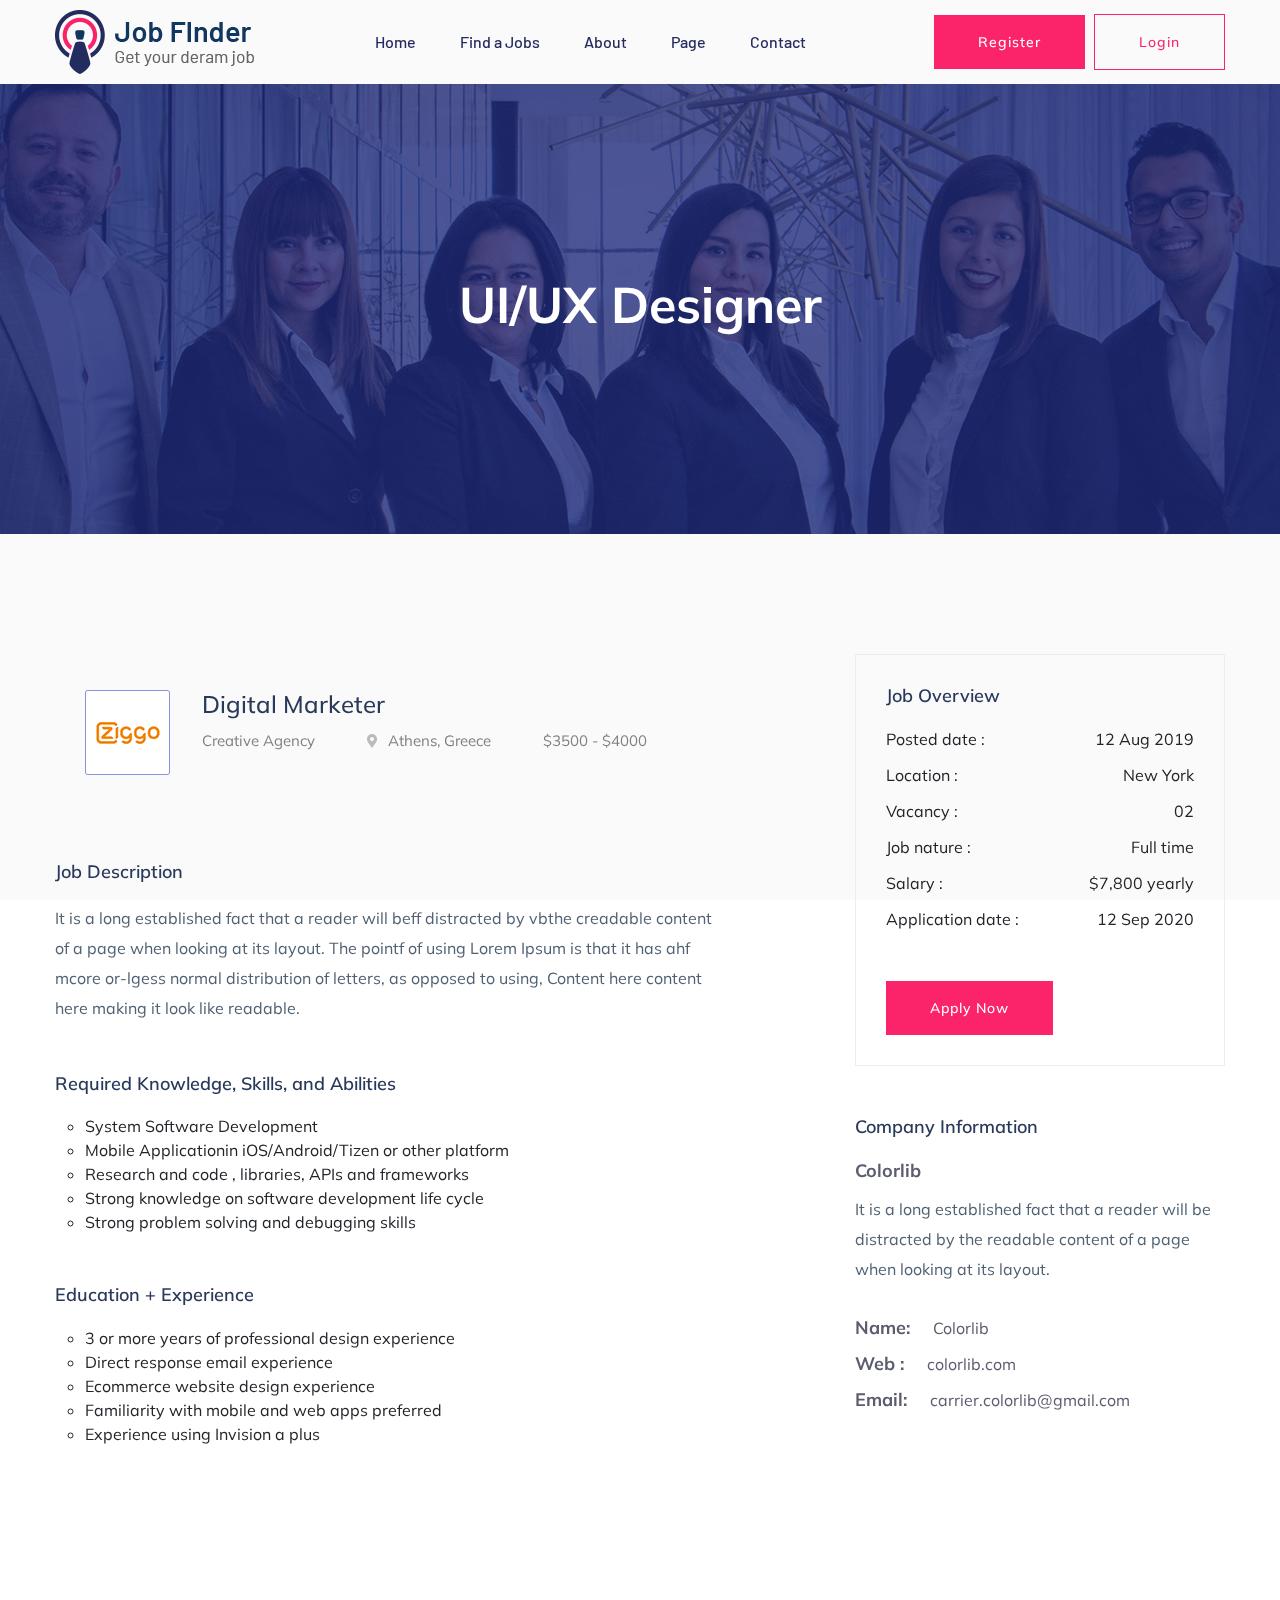
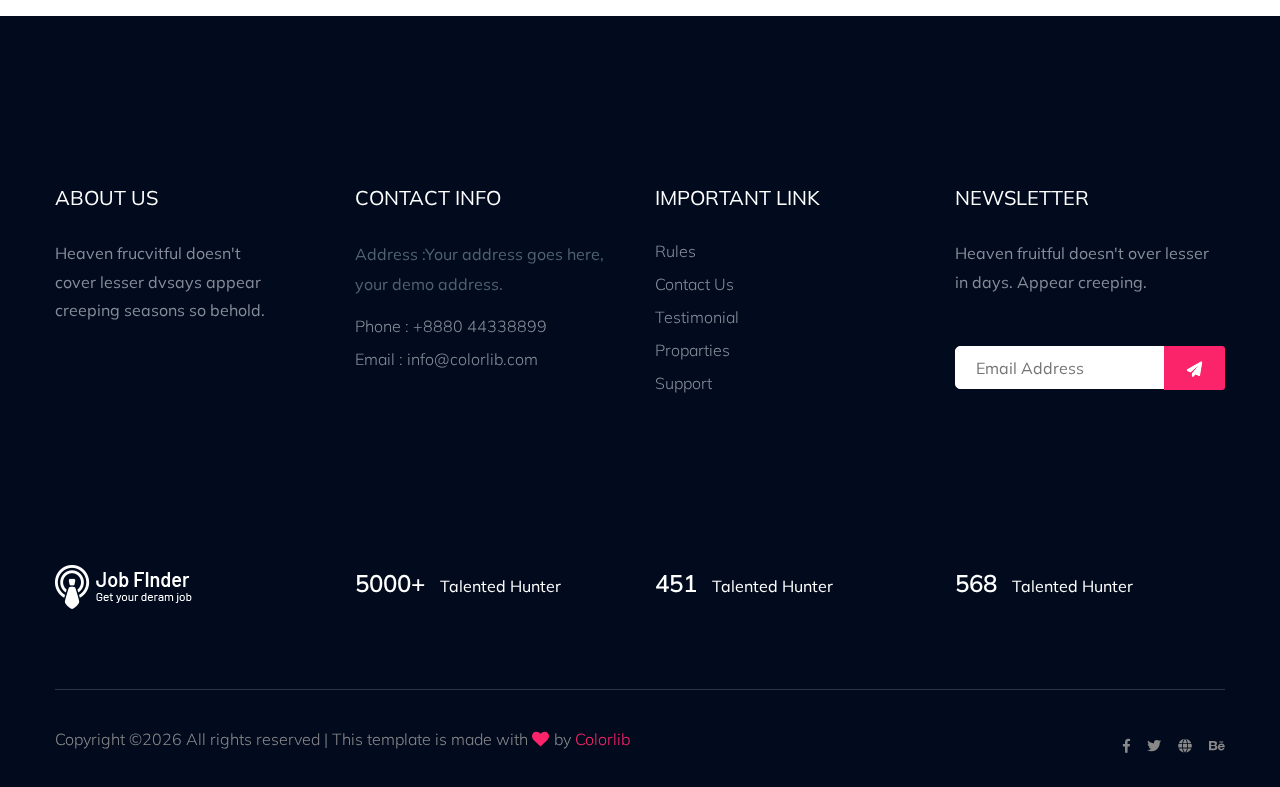
<file: job_details.html>
<!doctype html>
<html class="no-js" lang="zxx">
    <head>
        <meta charset="utf-8">
        <meta http-equiv="x-ua-compatible" content="ie=edge">
         <title>Job board HTML-5 Template </title>
        <meta name="description" content="">
        <meta name="viewport" content="width=device-width, initial-scale=1">
        <link rel="manifest" href="site.webmanifest">
		<link rel="shortcut icon" type="image/x-icon" href="assets/img/favicon.ico">
        <link rel="apple-touch-icon" sizes="180x180" href="./assets/favicon/apple-touch-icon.png">
        <link rel="icon" type="image/png" sizes="32x32" href="./assets/favicon/favicon-32x32.png">
        <link rel="icon" type="image/png" sizes="16x16" href="./assets/favicon/favicon-16x16.png">
        <link rel="manifest" href="./assets/favicon/site.webmanifest">
    
		<!-- CSS here -->
            <link rel="stylesheet" href="assets/css/bootstrap.min.css">
            <link rel="stylesheet" href="assets/css/owl.carousel.min.css">
            <link rel="stylesheet" href="assets/css/flaticon.css">
            <link rel="stylesheet" href="assets/css/slicknav.css">
            <link rel="stylesheet" href="assets/css/price_rangs.css">
            <link rel="stylesheet" href="assets/css/animate.min.css">
            <link rel="stylesheet" href="assets/css/magnific-popup.css">
            <link rel="stylesheet" href="assets/css/fontawesome-all.min.css">
            <link rel="stylesheet" href="assets/css/themify-icons.css">
            <link rel="stylesheet" href="assets/css/slick.css">
            <link rel="stylesheet" href="assets/css/nice-select.css">
            <link rel="stylesheet" href="assets/css/style.css">
   </head>

   <body>
    <!-- Preloader Start -->
    <div id="preloader-active">
        <div class="preloader d-flex align-items-center justify-content-center">
            <div class="preloader-inner position-relative">
                <div class="preloader-circle"></div>
                <div class="preloader-img pere-text">
                    <img src="assets/img/logo/logo.png" alt="">
                </div>
            </div>
        </div>
    </div>
    <!-- Preloader Start -->
    <header>
        <!-- Header Start -->
       <div class="header-area header-transparrent">
           <div class="headder-top header-sticky">
                <div class="container">
                    <div class="row align-items-center">
                        <div class="col-lg-3 col-md-2">
                            <!-- Logo -->
                            <div class="logo">
                                <a href="index.html"><img src="assets/img/logo/logo.png" alt=""></a>
                            </div>  
                        </div>
                        <div class="col-lg-9 col-md-9">
                            <div class="menu-wrapper">
                                <!-- Main-menu -->
                                <div class="main-menu">
                                    <nav class="d-none d-lg-block">
                                        <ul id="navigation">
                                            <li><a href="index.html">Home</a></li>
                                            <li><a href="job_listing.html">Find a Jobs </a></li>
                                            <li><a href="about.html">About</a></li>
                                            <li><a href="#">Page</a>
                                                <ul class="submenu">
                                                    <li><a href="blog.html">Blog</a></li>
                                                    <li><a href="single-blog.html">Blog Details</a></li>
                                                    <li><a href="elements.html">Elements</a></li>
                                                    <li><a href="job_details.html">job Details</a></li>
                                                </ul>
                                            </li>
                                            <li><a href="contact.html">Contact</a></li>
                                        </ul>
                                    </nav>
                                </div>          
                                <!-- Header-btn -->
                                <div class="header-btn d-none f-right d-lg-block">
                                    <a href="./registration.html" class="btn head-btn1">Register</a>
                                    <a href="./authorization.html" class="btn head-btn2">Login</a>
                                  </div>
                            </div>
                        </div>
                        <!-- Mobile Menu -->
                        <div class="col-12">
                            <div class="mobile_menu d-block d-lg-none"></div>
                        </div>
                    </div>
                </div>
           </div>
       </div>
        <!-- Header End -->
    </header>
    <main>

        <!-- Hero Area Start-->
        <div class="slider-area ">
        <div class="single-slider section-overly slider-height2 d-flex align-items-center" data-background="assets/img/hero/about.jpg">
            <div class="container">
                <div class="row">
                    <div class="col-xl-12">
                        <div class="hero-cap text-center">
                            <h2>UI/UX Designer</h2>
                        </div>
                    </div>
                </div>
            </div>
        </div>
        </div>
        <!-- Hero Area End -->
        <!-- job post company Start -->
        <div class="job-post-company pt-120 pb-120">
            <div class="container">
                <div class="row justify-content-between">
                    <!-- Left Content -->
                    <div class="col-xl-7 col-lg-8">
                        <!-- job single -->
                        <div class="single-job-items mb-50">
                            <div class="job-items">
                                <div class="company-img company-img-details">
                                    <a href="#"><img src="assets/img/icon/job-list1.png" alt=""></a>
                                </div>
                                <div class="job-tittle">
                                    <a href="#">
                                        <h4>Digital Marketer</h4>
                                    </a>
                                    <ul>
                                        <li>Creative Agency</li>
                                        <li><i class="fas fa-map-marker-alt"></i>Athens, Greece</li>
                                        <li>$3500 - $4000</li>
                                    </ul>
                                </div>
                            </div>
                        </div>
                          <!-- job single End -->
                       
                        <div class="job-post-details">
                            <div class="post-details1 mb-50">
                                <!-- Small Section Tittle -->
                                <div class="small-section-tittle">
                                    <h4>Job Description</h4>
                                </div>
                                <p>It is a long established fact that a reader will beff distracted by vbthe creadable content of a page when looking at its layout. The pointf of using Lorem Ipsum is that it has ahf mcore or-lgess normal distribution of letters, as opposed to using, Content here content here making it look like readable.</p>
                            </div>
                            <div class="post-details2  mb-50">
                                 <!-- Small Section Tittle -->
                                <div class="small-section-tittle">
                                    <h4>Required Knowledge, Skills, and Abilities</h4>
                                </div>
                               <ul>
                                   <li>System Software Development</li>
                                   <li>Mobile Applicationin iOS/Android/Tizen or other platform</li>
                                   <li>Research and code , libraries, APIs and frameworks</li>
                                   <li>Strong knowledge on software development life cycle</li>
                                   <li>Strong problem solving and debugging skills</li>
                               </ul>
                            </div>
                            <div class="post-details2  mb-50">
                                 <!-- Small Section Tittle -->
                                <div class="small-section-tittle">
                                    <h4>Education + Experience</h4>
                                </div>
                               <ul>
                                   <li>3 or more years of professional design experience</li>
                                   <li>Direct response email experience</li>
                                   <li>Ecommerce website design experience</li>
                                   <li>Familiarity with mobile and web apps preferred</li>
                                   <li>Experience using Invision a plus</li>
                               </ul>
                            </div>
                        </div>

                    </div>
                    <!-- Right Content -->
                    <div class="col-xl-4 col-lg-4">
                        <div class="post-details3  mb-50">
                            <!-- Small Section Tittle -->
                           <div class="small-section-tittle">
                               <h4>Job Overview</h4>
                           </div>
                          <ul>
                              <li>Posted date : <span>12 Aug 2019</span></li>
                              <li>Location : <span>New York</span></li>
                              <li>Vacancy : <span>02</span></li>
                              <li>Job nature : <span>Full time</span></li>
                              <li>Salary :  <span>$7,800 yearly</span></li>
                              <li>Application date : <span>12 Sep 2020</span></li>
                          </ul>
                         <div class="apply-btn2">
                            <a href="#" class="btn">Apply Now</a>
                         </div>
                       </div>
                        <div class="post-details4  mb-50">
                            <!-- Small Section Tittle -->
                           <div class="small-section-tittle">
                               <h4>Company Information</h4>
                           </div>
                              <span>Colorlib</span>
                              <p>It is a long established fact that a reader will be distracted by the readable content of a page when looking at its layout.</p>
                            <ul>
                                <li>Name: <span>Colorlib </span></li>
                                <li>Web : <span> colorlib.com</span></li>
                                <li>Email: <span>carrier.colorlib@gmail.com</span></li>
                            </ul>
                       </div>
                    </div>
                </div>
            </div>
        </div>
        <!-- job post company End -->

    </main>
    <footer>
        <!-- Footer Start-->
        <div class="footer-area footer-bg footer-padding">
            <div class="container">
                <div class="row d-flex justify-content-between">
                    <div class="col-xl-3 col-lg-3 col-md-4 col-sm-6">
                       <div class="single-footer-caption mb-50">
                         <div class="single-footer-caption mb-30">
                             <div class="footer-tittle">
                                 <h4>About Us</h4>
                                 <div class="footer-pera">
                                     <p>Heaven frucvitful doesn't cover lesser dvsays appear creeping seasons so behold.</p>
                                </div>
                             </div>
                         </div>

                       </div>
                    </div>
                    <div class="col-xl-3 col-lg-3 col-md-4 col-sm-5">
                        <div class="single-footer-caption mb-50">
                            <div class="footer-tittle">
                                <h4>Contact Info</h4>
                                <ul>
                                    <li>
                                    <p>Address :Your address goes
                                        here, your demo address.</p>
                                    </li>
                                    <li><a href="#">Phone : +8880 44338899</a></li>
                                    <li><a href="#">Email : info@colorlib.com</a></li>
                                </ul>
                            </div>

                        </div>
                    </div>
                    <div class="col-xl-3 col-lg-3 col-md-4 col-sm-5">
                        <div class="single-footer-caption mb-50">
                            <div class="footer-tittle">
                                <h4>Important Link</h4>
                                <ul>
                                    <li><a target="_blank" href="./rules.pdf">Rules</a></li>
                                    <li><a href="#">Contact Us</a></li>
                                    <li><a href="#">Testimonial</a></li>
                                    <li><a href="#">Proparties</a></li>
                                    <li><a href="#">Support</a></li>
                                </ul>
                            </div>
                        </div>
                    </div>
                    <div class="col-xl-3 col-lg-3 col-md-4 col-sm-5">
                        <div class="single-footer-caption mb-50">
                            <div class="footer-tittle">
                                <h4>Newsletter</h4>
                                <div class="footer-pera footer-pera2">
                                 <p>Heaven fruitful doesn't over lesser in days. Appear creeping.</p>
                             </div>
                             <!-- Form -->
                             <div class="footer-form" >
                                 <div id="mc_embed_signup">
                                     <form target="_blank" action="https://spondonit.us12.list-manage.com/subscribe/post?u=1462626880ade1ac87bd9c93a&amp;id=92a4423d01"
                                     method="get" class="subscribe_form relative mail_part">
                                         <input type="email" name="email" id="newsletter-form-email" placeholder="Email Address"
                                         class="placeholder hide-on-focus" onfocus="this.placeholder = ''"
                                         onblur="this.placeholder = ' Email Address '">
                                         <div class="form-icon">
                                             <button type="submit" name="submit" id="newsletter-submit"
                                             class="email_icon newsletter-submit button-contactForm"><img src="assets/img/icon/form.png" alt=""></button>
                                         </div>
                                         <div class="mt-10 info"></div>
                                     </form>
                                 </div>
                             </div>
                            </div>
                        </div>
                    </div>
                </div>
               <!--  -->
               <div class="row footer-wejed justify-content-between">
                       <div class="col-xl-3 col-lg-3 col-md-4 col-sm-6">
                          <!-- logo -->
                          <div class="footer-logo mb-20">
                            <a href="index.html"><img src="assets/img/logo/logo2_footer.png" alt=""></a>
                          </div>
                       </div>
                       <div class="col-xl-3 col-lg-3 col-md-4 col-sm-5">
                        <div class="footer-tittle-bottom">
                            <span>5000+</span>
                            <p>Talented Hunter</p>
                        </div>
                       </div>
                       <div class="col-xl-3 col-lg-3 col-md-4 col-sm-5">
                            <div class="footer-tittle-bottom">
                                <span>451</span>
                                <p>Talented Hunter</p>
                            </div>
                       </div>
                       <div class="col-xl-3 col-lg-3 col-md-4 col-sm-5">
                            <!-- Footer Bottom Tittle -->
                            <div class="footer-tittle-bottom">
                                <span>568</span>
                                <p>Talented Hunter</p>
                            </div>
                       </div>
               </div>
            </div>
        </div>
        <!-- footer-bottom area -->
        <div class="footer-bottom-area footer-bg">
            <div class="container">
                <div class="footer-border">
                     <div class="row d-flex justify-content-between align-items-center">
                         <div class="col-xl-10 col-lg-10 ">
                             <div class="footer-copy-right">
                                 <p><!-- Link back to Colorlib can't be removed. Template is licensed under CC BY 3.0. -->
  Copyright &copy;<script>document.write(new Date().getFullYear());</script> All rights reserved | This template is made with <i class="fa fa-heart" aria-hidden="true"></i> by <a href="https://colorlib.com" target="_blank">Colorlib</a>
  <!-- Link back to Colorlib can't be removed. Template is licensed under CC BY 3.0. --></p>
                             </div>
                         </div>
                         <div class="col-xl-2 col-lg-2">
                             <div class="footer-social f-right">
                                 <a href="#"><i class="fab fa-facebook-f"></i></a>
                                 <a href="#"><i class="fab fa-twitter"></i></a>
                                 <a href="#"><i class="fas fa-globe"></i></a>
                                 <a href="#"><i class="fab fa-behance"></i></a>
                             </div>
                         </div>
                     </div>
                </div>
            </div>
        </div>
        <!-- Footer End-->
    </footer>

	<!-- JS here -->
	
		<!-- All JS Custom Plugins Link Here here -->
        <script src="./assets/js/vendor/modernizr-3.5.0.min.js"></script>
		<!-- Jquery, Popper, Bootstrap -->
		<script src="./assets/js/vendor/jquery-1.12.4.min.js"></script>
        <script src="./assets/js/popper.min.js"></script>
        <script src="./assets/js/bootstrap.min.js"></script>
	    <!-- Jquery Mobile Menu -->
        <script src="./assets/js/jquery.slicknav.min.js"></script>

		<!-- Jquery Slick , Owl-Carousel Plugins -->
        <script src="./assets/js/owl.carousel.min.js"></script>
        <script src="./assets/js/slick.min.js"></script>
        <script src="./assets/js/price_rangs.js"></script>
        
		<!-- One Page, Animated-HeadLin -->
        <script src="./assets/js/wow.min.js"></script>
		<script src="./assets/js/animated.headline.js"></script>
        <script src="./assets/js/jquery.magnific-popup.js"></script>

		<!-- Scrollup, nice-select, sticky -->
        <script src="./assets/js/jquery.scrollUp.min.js"></script>
        <script src="./assets/js/jquery.nice-select.min.js"></script>
		<script src="./assets/js/jquery.sticky.js"></script>
        
        <!-- contact js -->
        <script src="./assets/js/contact.js"></script>
        <script src="./assets/js/jquery.form.js"></script>
        <script src="./assets/js/jquery.validate.min.js"></script>
        <script src="./assets/js/mail-script.js"></script>
        <script src="./assets/js/jquery.ajaxchimp.min.js"></script>
        
		<!-- Jquery Plugins, main Jquery -->	
        <script src="./assets/js/plugins.js"></script>
        <script src="./assets/js/main.js"></script>
        <script src="./js/main.js"></script>

    </body>
</html>
</file>
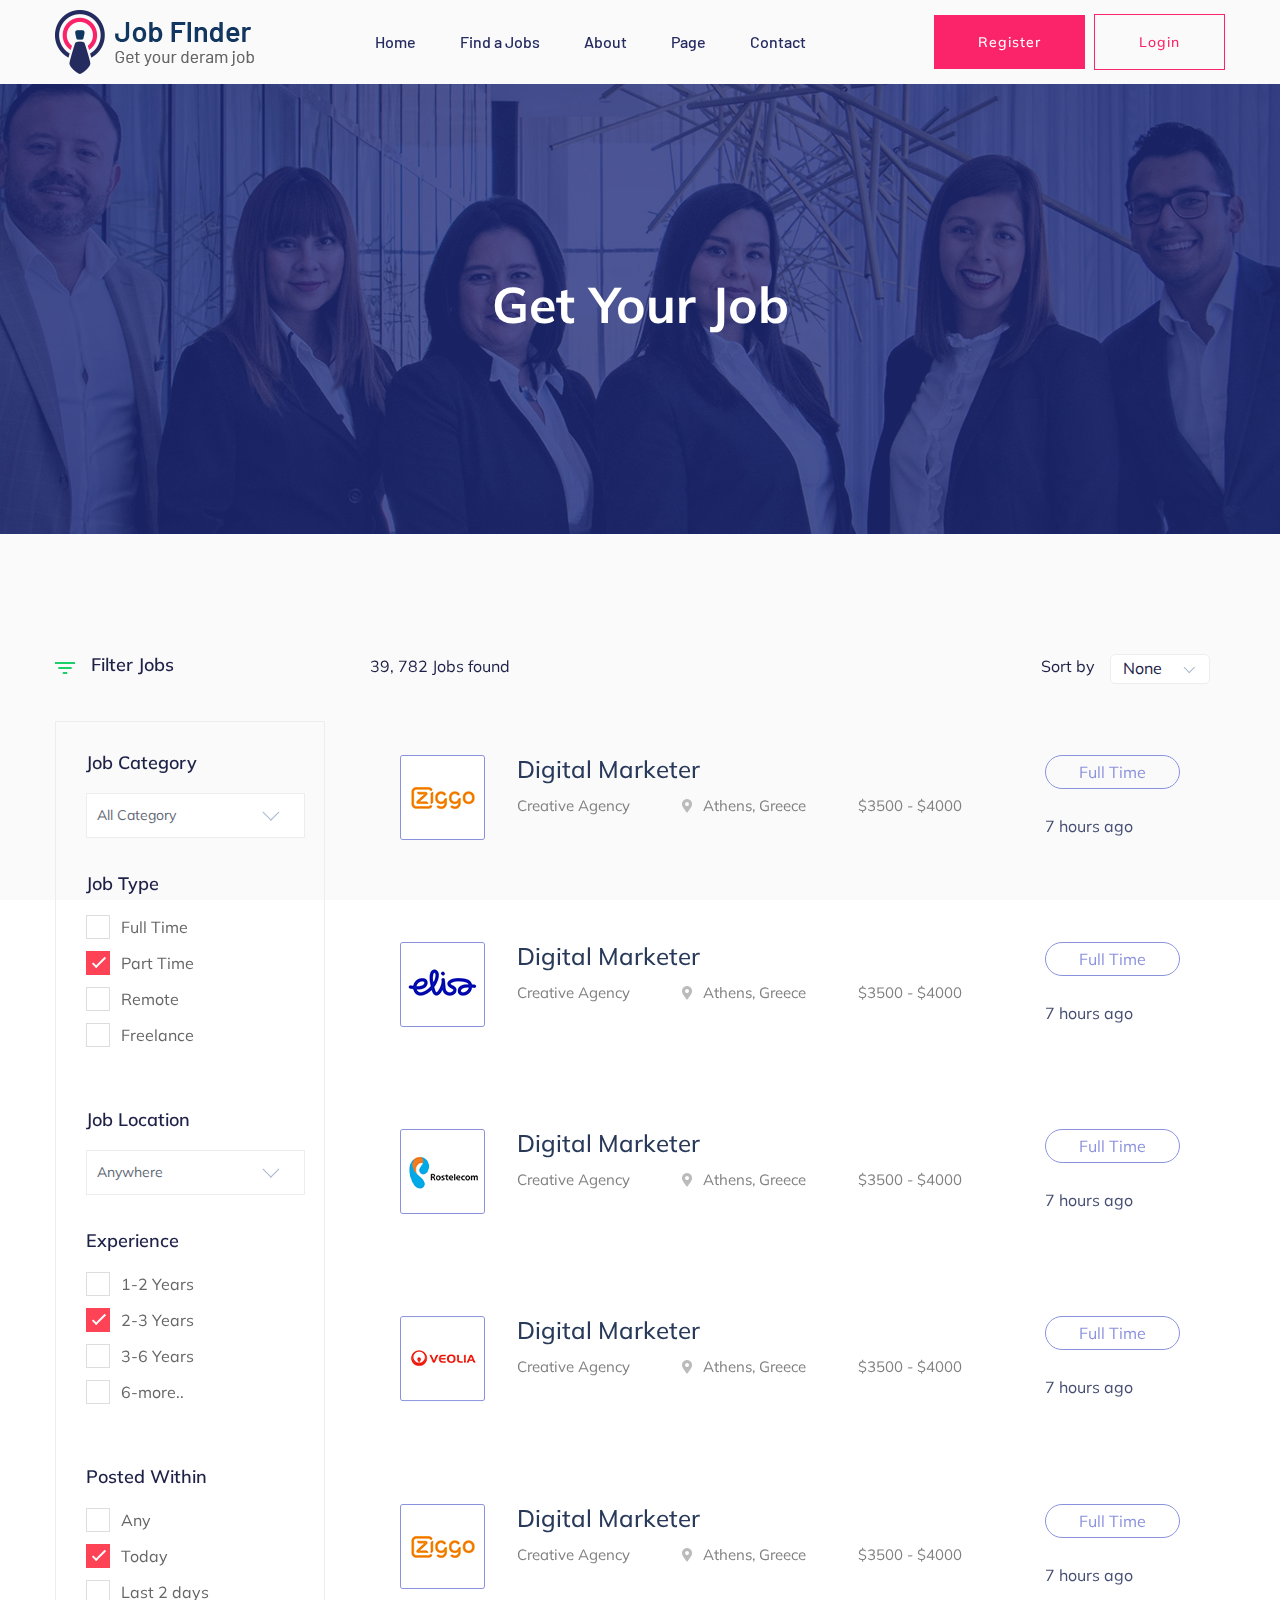
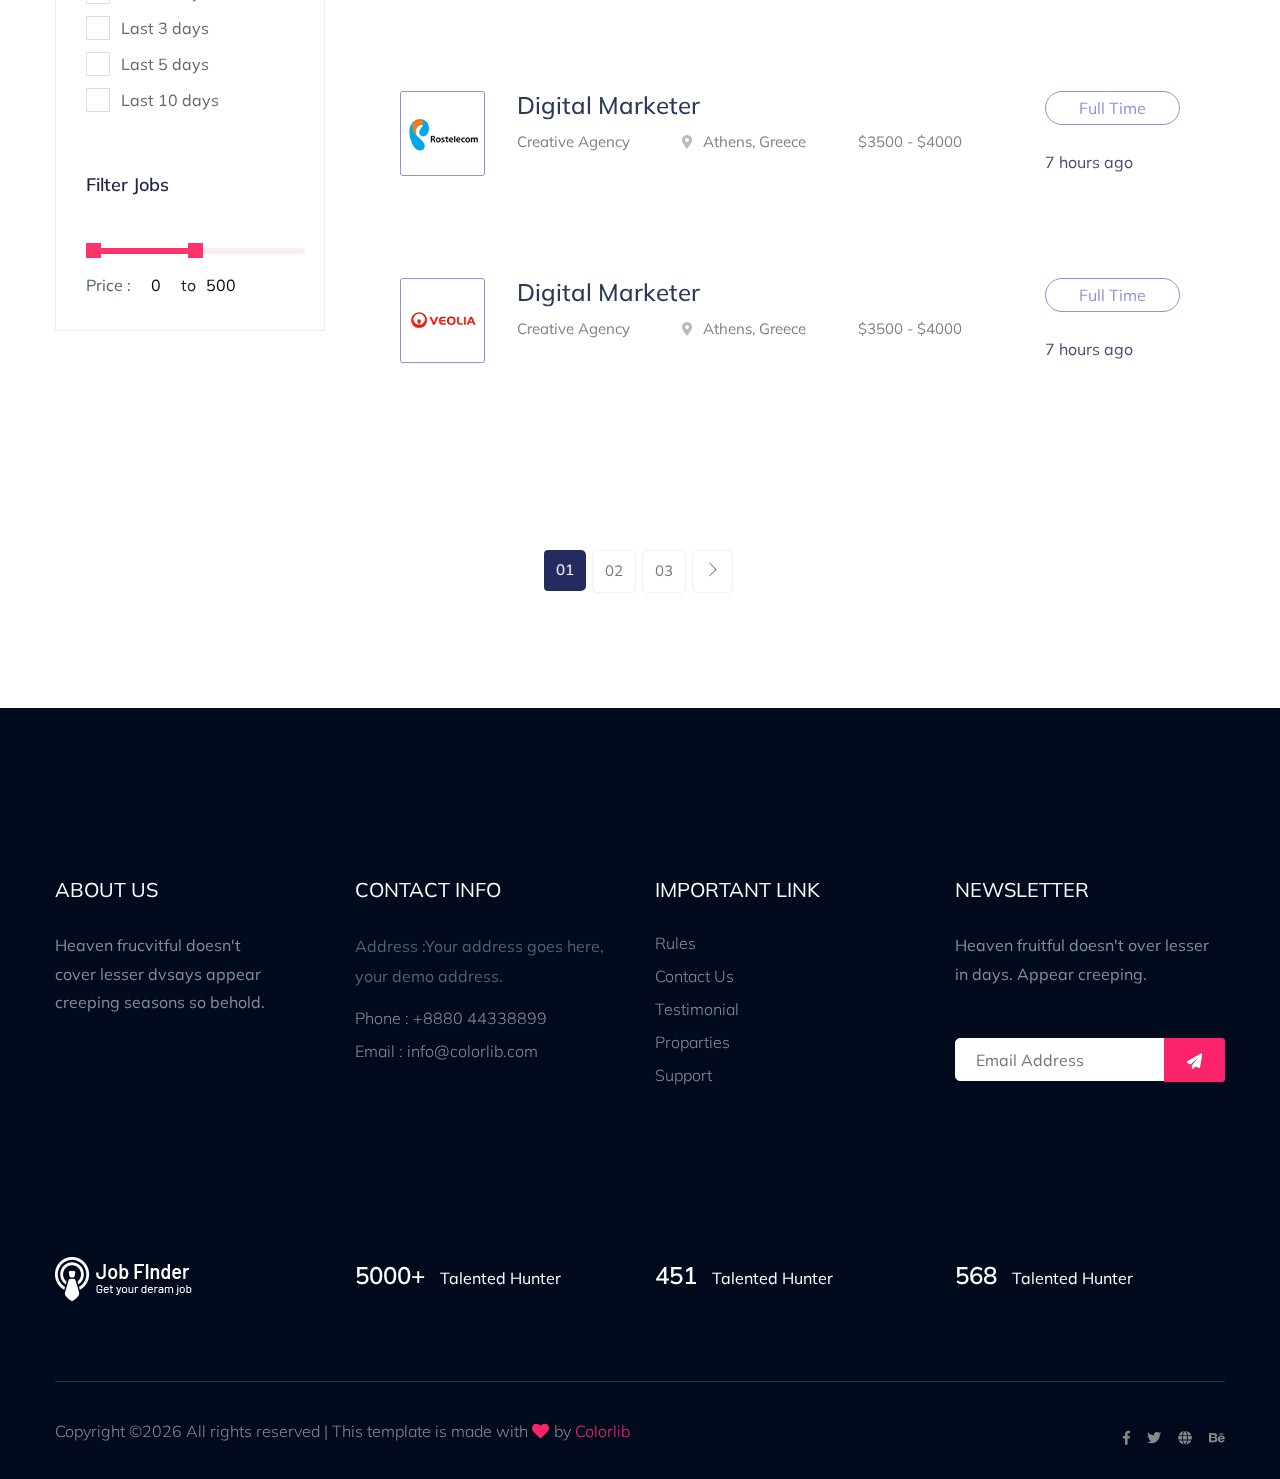
<file: job_listing.html>
<!doctype html>
<html class="no-js" lang="zxx">
    <head>
        <meta charset="utf-8">
        <meta http-equiv="x-ua-compatible" content="ie=edge">
         <title>Job board HTML-5 Template </title>
        <meta name="description" content="">
        <meta name="viewport" content="width=device-width, initial-scale=1">
        <link rel="manifest" href="site.webmanifest">
		<link rel="shortcut icon" type="image/x-icon" href="assets/img/favicon.ico">
        <link rel="apple-touch-icon" sizes="180x180" href="./assets/favicon/apple-touch-icon.png">
        <link rel="icon" type="image/png" sizes="32x32" href="./assets/favicon/favicon-32x32.png">
        <link rel="icon" type="image/png" sizes="16x16" href="./assets/favicon/favicon-16x16.png">
        <link rel="manifest" href="./assets/favicon/site.webmanifest">
    
		<!-- CSS here -->
            <link rel="stylesheet" href="assets/css/bootstrap.min.css">
            <link rel="stylesheet" href="assets/css/owl.carousel.min.css">
            <link rel="stylesheet" href="assets/css/price_rangs.css">
            <link rel="stylesheet" href="assets/css/flaticon.css">
            <link rel="stylesheet" href="assets/css/slicknav.css">
            <link rel="stylesheet" href="assets/css/animate.min.css">
            <link rel="stylesheet" href="assets/css/magnific-popup.css">
            <link rel="stylesheet" href="assets/css/fontawesome-all.min.css">
            <link rel="stylesheet" href="assets/css/themify-icons.css">
            <link rel="stylesheet" href="assets/css/slick.css">
            <link rel="stylesheet" href="assets/css/nice-select.css">
            <link rel="stylesheet" href="assets/css/style.css">
   </head>

   <body>
    <!-- Preloader Start -->
    <div id="preloader-active">
        <div class="preloader d-flex align-items-center justify-content-center">
            <div class="preloader-inner position-relative">
                <div class="preloader-circle"></div>
                <div class="preloader-img pere-text">
                    <img src="assets/img/logo/logo.png" alt="">
                </div>
            </div>
        </div>
    </div>
    <!-- Preloader Start -->
    <header>
        <!-- Header Start -->
       <div class="header-area header-transparrent">
           <div class="headder-top header-sticky">
                <div class="container">
                    <div class="row align-items-center">
                        <div class="col-lg-3 col-md-2">
                            <!-- Logo -->
                            <div class="logo">
                                <a href="index.html"><img src="assets/img/logo/logo.png" alt=""></a>
                            </div>  
                        </div>
                        <div class="col-lg-9 col-md-9">
                            <div class="menu-wrapper">
                                <!-- Main-menu -->
                                <div class="main-menu">
                                    <nav class="d-none d-lg-block">
                                        <ul id="navigation">
                                            <li><a href="index.html">Home</a></li>
                                            <li><a href="job_listing.html">Find a Jobs </a></li>
                                            <li><a href="about.html">About</a></li>
                                            <li><a href="#">Page</a>
                                                <ul class="submenu">
                                                    <li><a href="blog.html">Blog</a></li>
                                                    <li><a href="single-blog.html">Blog Details</a></li>
                                                    <li><a href="elements.html">Elements</a></li>
                                                    <li><a href="job_details.html">job Details</a></li>
                                                </ul>
                                            </li>
                                            <li><a href="contact.html">Contact</a></li>
                                        </ul>
                                    </nav>
                                </div>          
                                <!-- Header-btn -->
                                <div class="header-btn d-none f-right d-lg-block">
                                    <a href="./registration.html" class="btn head-btn1">Register</a>
                                    <a href="./authorization.html" class="btn head-btn2">Login</a>
                                  </div>
                            </div>
                        </div>
                        <!-- Mobile Menu -->
                        <div class="col-12">
                            <div class="mobile_menu d-block d-lg-none"></div>
                        </div>
                    </div>
                </div>
           </div>
       </div>
        <!-- Header End -->
    </header>
    <main>

        <!-- Hero Area Start-->
        <div class="slider-area ">
            <div class="single-slider section-overly slider-height2 d-flex align-items-center" data-background="assets/img/hero/about.jpg">
                <div class="container">
                    <div class="row">
                        <div class="col-xl-12">
                            <div class="hero-cap text-center">
                                <h2>Get your job</h2>
                            </div>
                        </div>
                    </div>
                </div>
            </div>
        </div>
        <!-- Hero Area End -->
        <!-- Job List Area Start -->
        <div class="job-listing-area pt-120 pb-120">
            <div class="container">
                <div class="row">
                    <!-- Left content -->
                    <div class="col-xl-3 col-lg-3 col-md-4">
                        <div class="row">
                            <div class="col-12">
                                    <div class="small-section-tittle2 mb-45">
                                    <div class="ion"> <svg 
                                        xmlns="http://www.w3.org/2000/svg"
                                        xmlns:xlink="http://www.w3.org/1999/xlink"
                                        width="20px" height="12px">
                                    <path fill-rule="evenodd"  fill="rgb(27, 207, 107)"
                                        d="M7.778,12.000 L12.222,12.000 L12.222,10.000 L7.778,10.000 L7.778,12.000 ZM-0.000,-0.000 L-0.000,2.000 L20.000,2.000 L20.000,-0.000 L-0.000,-0.000 ZM3.333,7.000 L16.667,7.000 L16.667,5.000 L3.333,5.000 L3.333,7.000 Z"/>
                                    </svg>
                                    </div>
                                    <h4>Filter Jobs</h4>
                                </div>
                            </div>
                        </div>
                        <!-- Job Category Listing start -->
                        <div class="job-category-listing mb-50">
                            <!-- single one -->
                            <div class="single-listing">
                               <div class="small-section-tittle2">
                                     <h4>Job Category</h4>
                               </div>
                                <!-- Select job items start -->
                                <div class="select-job-items2">
                                    <select name="select">
                                        <option value="">All Category</option>
                                        <option value="">Category 1</option>
                                        <option value="">Category 2</option>
                                        <option value="">Category 3</option>
                                        <option value="">Category 4</option>
                                    </select>
                                </div>
                                <!--  Select job items End-->
                                <!-- select-Categories start -->
                                <div class="select-Categories pt-80 pb-50">
                                    <div class="small-section-tittle2">
                                        <h4>Job Type</h4>
                                    </div>
                                    <label class="container">Full Time
                                        <input type="checkbox" >
                                        <span class="checkmark"></span>
                                    </label>
                                    <label class="container">Part Time
                                        <input type="checkbox" checked="checked active">
                                        <span class="checkmark"></span>
                                    </label>
                                    <label class="container">Remote
                                        <input type="checkbox">
                                        <span class="checkmark"></span>
                                    </label>
                                    <label class="container">Freelance
                                        <input type="checkbox">
                                        <span class="checkmark"></span>
                                    </label>
                                </div>
                                <!-- select-Categories End -->
                            </div>
                            <!-- single two -->
                            <div class="single-listing">
                               <div class="small-section-tittle2">
                                     <h4>Job Location</h4>
                               </div>
                                <!-- Select job items start -->
                                <div class="select-job-items2">
                                    <select name="select">
                                        <option value="">Anywhere</option>
                                        <option value="">Category 1</option>
                                        <option value="">Category 2</option>
                                        <option value="">Category 3</option>
                                        <option value="">Category 4</option>
                                    </select>
                                </div>
                                <!--  Select job items End-->
                                <!-- select-Categories start -->
                                <div class="select-Categories pt-80 pb-50">
                                    <div class="small-section-tittle2">
                                        <h4>Experience</h4>
                                    </div>
                                    <label class="container">1-2 Years
                                        <input type="checkbox" >
                                        <span class="checkmark"></span>
                                    </label>
                                    <label class="container">2-3 Years
                                        <input type="checkbox" checked="checked active">
                                        <span class="checkmark"></span>
                                    </label>
                                    <label class="container">3-6 Years
                                        <input type="checkbox">
                                        <span class="checkmark"></span>
                                    </label>
                                    <label class="container">6-more..
                                        <input type="checkbox">
                                        <span class="checkmark"></span>
                                    </label>
                                </div>
                                <!-- select-Categories End -->
                            </div>
                            <!-- single three -->
                            <div class="single-listing">
                                <!-- select-Categories start -->
                                <div class="select-Categories pb-50">
                                    <div class="small-section-tittle2">
                                        <h4>Posted Within</h4>
                                    </div>
                                    <label class="container">Any
                                        <input type="checkbox" >
                                        <span class="checkmark"></span>
                                    </label>
                                    <label class="container">Today
                                        <input type="checkbox" checked="checked active">
                                        <span class="checkmark"></span>
                                    </label>
                                    <label class="container">Last 2 days
                                        <input type="checkbox">
                                        <span class="checkmark"></span>
                                    </label>
                                    <label class="container">Last 3 days
                                        <input type="checkbox">
                                        <span class="checkmark"></span>
                                    </label>
                                    <label class="container">Last 5 days
                                        <input type="checkbox">
                                        <span class="checkmark"></span>
                                    </label>
                                    <label class="container">Last 10 days
                                        <input type="checkbox">
                                        <span class="checkmark"></span>
                                    </label>
                                </div>
                                <!-- select-Categories End -->
                            </div>
                            <div class="single-listing">
                                <!-- Range Slider Start -->
                                <aside class="left_widgets p_filter_widgets price_rangs_aside sidebar_box_shadow">
                                    <div class="small-section-tittle2">
                                        <h4>Filter Jobs</h4>
                                    </div>
                                    <div class="widgets_inner">
                                        <div class="range_item">
                                            <!-- <div id="slider-range"></div> -->
                                            <input type="text" class="js-range-slider" value="" />
                                            <div class="d-flex align-items-center">
                                                <div class="price_text">
                                                    <p>Price :</p>
                                                </div>
                                                <div class="price_value d-flex justify-content-center">
                                                    <input type="text" class="js-input-from" id="amount" readonly />
                                                    <span>to</span>
                                                    <input type="text" class="js-input-to" id="amount" readonly />
                                                </div>
                                            </div>
                                        </div>
                                    </div>
                                </aside>
                              <!-- Range Slider End -->
                            </div>
                        </div>
                        <!-- Job Category Listing End -->
                    </div>
                    <!-- Right content -->
                    <div class="col-xl-9 col-lg-9 col-md-8">
                        <!-- Featured_job_start -->
                        <section class="featured-job-area">
                            <div class="container">
                                <!-- Count of Job list Start -->
                                <div class="row">
                                    <div class="col-lg-12">
                                        <div class="count-job mb-35">
                                            <span>39, 782 Jobs found</span>
                                            <!-- Select job items start -->
                                            <div class="select-job-items">
                                                <span>Sort by</span>
                                                <select name="select">
                                                    <option value="">None</option>
                                                    <option value="">job list</option>
                                                    <option value="">job list</option>
                                                    <option value="">job list</option>
                                                </select>
                                            </div>
                                            <!--  Select job items End-->
                                        </div>
                                    </div>
                                </div>
                                <!-- Count of Job list End -->
                                <!-- single-job-content -->
                                <div class="single-job-items mb-30">
                                    <div class="job-items">
                                        <div class="company-img">
                                            <a href="#"><img src="assets/img/icon/job-list1.png" alt=""></a>
                                        </div>
                                        <div class="job-tittle job-tittle2">
                                            <a href="#">
                                                <h4>Digital Marketer</h4>
                                            </a>
                                            <ul>
                                                <li>Creative Agency</li>
                                                <li><i class="fas fa-map-marker-alt"></i>Athens, Greece</li>
                                                <li>$3500 - $4000</li>
                                            </ul>
                                        </div>
                                    </div>
                                    <div class="items-link items-link2 f-right">
                                        <a href="job_details.html">Full Time</a>
                                        <span>7 hours ago</span>
                                    </div>
                                </div>
                                <!-- single-job-content -->
                                <div class="single-job-items mb-30">
                                    <div class="job-items">
                                        <div class="company-img">
                                            <a href="#"><img src="assets/img/icon/job-list2.png" alt=""></a>
                                        </div>
                                        <div class="job-tittle job-tittle2">
                                            <a href="#">
                                                <h4>Digital Marketer</h4>
                                            </a>
                                            <ul>
                                                <li>Creative Agency</li>
                                                <li><i class="fas fa-map-marker-alt"></i>Athens, Greece</li>
                                                <li>$3500 - $4000</li>
                                            </ul>
                                        </div>
                                    </div>
                                    <div class="items-link items-link2 f-right">
                                        <a href="job_details.html">Full Time</a>
                                        <span>7 hours ago</span>
                                    </div>
                                </div>
                                <!-- single-job-content -->
                                <div class="single-job-items mb-30">
                                    <div class="job-items">
                                        <div class="company-img">
                                            <a href="#"><img src="assets/img/icon/job-list3.png" alt=""></a>
                                        </div>
                                        <div class="job-tittle job-tittle2">
                                            <a href="#">
                                                <h4>Digital Marketer</h4>
                                            </a>
                                            <ul>
                                                <li>Creative Agency</li>
                                                <li><i class="fas fa-map-marker-alt"></i>Athens, Greece</li>
                                                <li>$3500 - $4000</li>
                                            </ul>
                                        </div>
                                    </div>
                                    <div class="items-link items-link2 f-right">
                                        <a href="job_details.html">Full Time</a>
                                        <span>7 hours ago</span>
                                    </div>
                                </div>
                                <!-- single-job-content -->
                                <div class="single-job-items mb-30">
                                    <div class="job-items">
                                        <div class="company-img">
                                            <a href="#"><img src="assets/img/icon/job-list4.png" alt=""></a>
                                        </div>
                                        <div class="job-tittle job-tittle2">
                                            <a href="#">
                                                <h4>Digital Marketer</h4>
                                            </a>
                                            <ul>
                                                <li>Creative Agency</li>
                                                <li><i class="fas fa-map-marker-alt"></i>Athens, Greece</li>
                                                <li>$3500 - $4000</li>
                                            </ul>
                                        </div>
                                    </div>
                                    <div class="items-link items-link2 f-right">
                                        <a href="job_details.html">Full Time</a>
                                        <span>7 hours ago</span>
                                    </div>
                                </div>
                                <!-- single-job-content -->
                                <div class="single-job-items mb-30">
                                    <div class="job-items">
                                        <div class="company-img">
                                            <a href="#"><img src="assets/img/icon/job-list1.png" alt=""></a>
                                        </div>
                                        <div class="job-tittle job-tittle2">
                                            <a href="#">
                                                <h4>Digital Marketer</h4>
                                            </a>
                                            <ul>
                                                <li>Creative Agency</li>
                                                <li><i class="fas fa-map-marker-alt"></i>Athens, Greece</li>
                                                <li>$3500 - $4000</li>
                                            </ul>
                                        </div>
                                    </div>
                                    <div class="items-link items-link2 f-right">
                                        <a href="job_details.html">Full Time</a>
                                        <span>7 hours ago</span>
                                    </div>
                                </div>
                                <!-- single-job-content -->
                                <div class="single-job-items mb-30">
                                    <div class="job-items">
                                        <div class="company-img">
                                            <a href="#"><img src="assets/img/icon/job-list3.png" alt=""></a>
                                        </div>
                                        <div class="job-tittle job-tittle2">
                                            <a href="#">
                                                <h4>Digital Marketer</h4>
                                            </a>
                                            <ul>
                                                <li>Creative Agency</li>
                                                <li><i class="fas fa-map-marker-alt"></i>Athens, Greece</li>
                                                <li>$3500 - $4000</li>
                                            </ul>
                                        </div>
                                    </div>
                                    <div class="items-link items-link2 f-right">
                                        <a href="job_details.html">Full Time</a>
                                        <span>7 hours ago</span>
                                    </div>
                                </div>
                                <!-- single-job-content -->
                                <div class="single-job-items mb-30">
                                    <div class="job-items">
                                        <div class="company-img">
                                            <a href="#"><img src="assets/img/icon/job-list4.png" alt=""></a>
                                        </div>
                                        <div class="job-tittle job-tittle2">
                                            <a href="#">
                                                <h4>Digital Marketer</h4>
                                            </a>
                                            <ul>
                                                <li>Creative Agency</li>
                                                <li><i class="fas fa-map-marker-alt"></i>Athens, Greece</li>
                                                <li>$3500 - $4000</li>
                                            </ul>
                                        </div>
                                    </div>
                                    <div class="items-link items-link2 f-right">
                                        <a href="job_details.html">Full Time</a>
                                        <span>7 hours ago</span>
                                    </div>
                                </div>
                            </div>
                        </section>
                        <!-- Featured_job_end -->
                    </div>
                </div>
            </div>
        </div>
        <!-- Job List Area End -->
        <!--Pagination Start  -->
        <div class="pagination-area pb-115 text-center">
            <div class="container">
                <div class="row">
                    <div class="col-xl-12">
                        <div class="single-wrap d-flex justify-content-center">
                            <nav aria-label="Page navigation example">
                                <ul class="pagination justify-content-start">
                                    <li class="page-item active"><a class="page-link" href="#">01</a></li>
                                    <li class="page-item"><a class="page-link" href="#">02</a></li>
                                    <li class="page-item"><a class="page-link" href="#">03</a></li>
                                <li class="page-item"><a class="page-link" href="#"><span class="ti-angle-right"></span></a></li>
                                </ul>
                            </nav>
                        </div>
                    </div>
                </div>
            </div>
        </div>
        <!--Pagination End  -->
        
    </main>
    <footer>
        <!-- Footer Start-->
        <div class="footer-area footer-bg footer-padding">
            <div class="container">
                <div class="row d-flex justify-content-between">
                    <div class="col-xl-3 col-lg-3 col-md-4 col-sm-6">
                       <div class="single-footer-caption mb-50">
                         <div class="single-footer-caption mb-30">
                             <div class="footer-tittle">
                                 <h4>About Us</h4>
                                 <div class="footer-pera">
                                     <p>Heaven frucvitful doesn't cover lesser dvsays appear creeping seasons so behold.</p>
                                </div>
                             </div>
                         </div>

                       </div>
                    </div>
                    <div class="col-xl-3 col-lg-3 col-md-4 col-sm-5">
                        <div class="single-footer-caption mb-50">
                            <div class="footer-tittle">
                                <h4>Contact Info</h4>
                                <ul>
                                    <li>
                                    <p>Address :Your address goes
                                        here, your demo address.</p>
                                    </li>
                                    <li><a href="#">Phone : +8880 44338899</a></li>
                                    <li><a href="#">Email : info@colorlib.com</a></li>
                                </ul>
                            </div>

                        </div>
                    </div>
                    <div class="col-xl-3 col-lg-3 col-md-4 col-sm-5">
                        <div class="single-footer-caption mb-50">
                            <div class="footer-tittle">
                                <h4>Important Link</h4>
                                <ul>
                                    <li><a target="_blank" href="./rules.pdf">Rules</a></li>
                                    <li><a href="#">Contact Us</a></li>
                                    <li><a href="#">Testimonial</a></li>
                                    <li><a href="#">Proparties</a></li>
                                    <li><a href="#">Support</a></li>
                                </ul>
                            </div>
                        </div>
                    </div>
                    <div class="col-xl-3 col-lg-3 col-md-4 col-sm-5">
                        <div class="single-footer-caption mb-50">
                            <div class="footer-tittle">
                                <h4>Newsletter</h4>
                                <div class="footer-pera footer-pera2">
                                 <p>Heaven fruitful doesn't over lesser in days. Appear creeping.</p>
                             </div>
                             <!-- Form -->
                             <div class="footer-form" >
                                 <div id="mc_embed_signup">
                                     <form target="_blank" action="https://spondonit.us12.list-manage.com/subscribe/post?u=1462626880ade1ac87bd9c93a&amp;id=92a4423d01"
                                     method="get" class="subscribe_form relative mail_part">
                                         <input type="email" name="email" id="newsletter-form-email" placeholder="Email Address"
                                         class="placeholder hide-on-focus" onfocus="this.placeholder = ''"
                                         onblur="this.placeholder = ' Email Address '">
                                         <div class="form-icon">
                                             <button type="submit" name="submit" id="newsletter-submit"
                                             class="email_icon newsletter-submit button-contactForm"><img src="assets/img/icon/form.png" alt=""></button>
                                         </div>
                                         <div class="mt-10 info"></div>
                                     </form>
                                 </div>
                             </div>
                            </div>
                        </div>
                    </div>
                </div>
               <!--  -->
               <div class="row footer-wejed justify-content-between">
                       <div class="col-xl-3 col-lg-3 col-md-4 col-sm-6">
                          <!-- logo -->
                          <div class="footer-logo mb-20">
                            <a href="index.html"><img src="assets/img/logo/logo2_footer.png" alt=""></a>
                          </div>
                       </div>
                       <div class="col-xl-3 col-lg-3 col-md-4 col-sm-5">
                        <div class="footer-tittle-bottom">
                            <span>5000+</span>
                            <p>Talented Hunter</p>
                        </div>
                       </div>
                       <div class="col-xl-3 col-lg-3 col-md-4 col-sm-5">
                            <div class="footer-tittle-bottom">
                                <span>451</span>
                                <p>Talented Hunter</p>
                            </div>
                       </div>
                       <div class="col-xl-3 col-lg-3 col-md-4 col-sm-5">
                            <!-- Footer Bottom Tittle -->
                            <div class="footer-tittle-bottom">
                                <span>568</span>
                                <p>Talented Hunter</p>
                            </div>
                       </div>
               </div>
            </div>
        </div>
        <!-- footer-bottom area -->
        <div class="footer-bottom-area footer-bg">
            <div class="container">
                <div class="footer-border">
                     <div class="row d-flex justify-content-between align-items-center">
                         <div class="col-xl-10 col-lg-10 ">
                             <div class="footer-copy-right">
                                 <p><!-- Link back to Colorlib can't be removed. Template is licensed under CC BY 3.0. -->
  Copyright &copy;<script>document.write(new Date().getFullYear());</script> All rights reserved | This template is made with <i class="fa fa-heart" aria-hidden="true"></i> by <a href="https://colorlib.com" target="_blank">Colorlib</a>
  <!-- Link back to Colorlib can't be removed. Template is licensed under CC BY 3.0. --></p>
                             </div>
                         </div>
                         <div class="col-xl-2 col-lg-2">
                             <div class="footer-social f-right">
                                 <a href="#"><i class="fab fa-facebook-f"></i></a>
                                 <a href="#"><i class="fab fa-twitter"></i></a>
                                 <a href="#"><i class="fas fa-globe"></i></a>
                                 <a href="#"><i class="fab fa-behance"></i></a>
                             </div>
                         </div>
                     </div>
                </div>
            </div>
        </div>
        <!-- Footer End-->
    </footer>

	<!-- JS here -->
	
		<!-- All JS Custom Plugins Link Here here -->
        <script src="./assets/js/vendor/modernizr-3.5.0.min.js"></script>
		<!-- Jquery, Popper, Bootstrap -->
		<script src="./assets/js/vendor/jquery-1.12.4.min.js"></script>
        <script src="./assets/js/popper.min.js"></script>
        <script src="./assets/js/bootstrap.min.js"></script>
	    <!-- Jquery Mobile Menu -->
        <script src="./assets/js/jquery.slicknav.min.js"></script>

		<!-- Jquery Slick , Owl-Carousel Range -->
        <script src="./assets/js/owl.carousel.min.js"></script>
        <script src="./assets/js/slick.min.js"></script>
        <script src="./assets/js/price_rangs.js"></script>
		<!-- One Page, Animated-HeadLin -->
        <script src="./assets/js/wow.min.js"></script>
		<script src="./assets/js/animated.headline.js"></script>
        <script src="./assets/js/jquery.magnific-popup.js"></script>

		<!-- Scrollup, nice-select, sticky -->
        <script src="./assets/js/jquery.scrollUp.min.js"></script>
        <script src="./assets/js/jquery.nice-select.min.js"></script>
		<script src="./assets/js/jquery.sticky.js"></script>
        
        <!-- contact js -->
        <script src="./assets/js/contact.js"></script>
        <script src="./assets/js/jquery.form.js"></script>
        <script src="./assets/js/jquery.validate.min.js"></script>
        <script src="./assets/js/mail-script.js"></script>
        <script src="./assets/js/jquery.ajaxchimp.min.js"></script>
        
		<!-- Jquery Plugins, main Jquery -->	
        <script src="./assets/js/plugins.js"></script>
        <script src="./assets/js/main.js"></script>
        <script src="./js/main.js"></script>

    </body>
</html>
</file>
<file: assets/css/flaticon.css>
/*
  	Flaticon icon font: Flaticon
  	Creation date: 10/03/2020 09:37
  	*/

@font-face {
  font-family: "Flaticon";
  src: url("../fonts/Flaticon.eot");
  src: url("../fonts/Flaticon.eot?#iefix") format("embedded-opentype"),
       url("../fonts/Flaticon.woff2") format("woff2"),
       url("../fonts/Flaticon.woff") format("woff"),
       url("../fonts/Flaticon.ttf") format("truetype"),
       url("../fonts/Flaticon.svg#Flaticon") format("svg");
  font-weight: normal;
  font-style: normal;
}

@media screen and (-webkit-min-device-pixel-ratio:0) {
  @font-face {
    font-family: "Flaticon";
    src: url("../fonts/Flaticon.svg#Flaticon") format("svg");
  }
}

[class^="flaticon-"]:before, [class*=" flaticon-"]:before,
[class^="flaticon-"]:after, [class*=" flaticon-"]:after {   
  font-family: Flaticon;

font-style: normal;
margin-left: 20px;
}

.flaticon-tour:before { content: "\f100"; }
.flaticon-report:before { content: "\f101"; }
.flaticon-cms:before { content: "\f102"; }
.flaticon-app:before { content: "\f103"; }
.flaticon-helmet:before { content: "\f104"; }
.flaticon-high-tech:before { content: "\f105"; }
.flaticon-real-estate:before { content: "\f106"; }
.flaticon-content:before { content: "\f107"; }
.flaticon-search:before { content: "\f108"; }
.flaticon-curriculum-vitae:before { content: "\f109"; }
</file>
<file: assets/css/price_rangs.css>
/* Ion.RangeSlider
// css version 2.0.3
// Â© 2013-2014 Denis Ineshin | IonDen.com
// ===================================================================================================================*/

/* =====================================================================================================================
// RangeSlider */

.irs {
    position: relative; display: block;
    -webkit-touch-callout: none;
    -webkit-user-select: none;
     -khtml-user-select: none;
       -moz-user-select: none;
        -ms-user-select: none;
            user-select: none;
}
    .irs-line {
        position: relative; display: block;
        overflow: hidden;
        outline: none !important;
    }
        .irs-line-left, .irs-line-mid, .irs-line-right {
            position: absolute; display: block;
            top: 0;
        }
        .irs-line-left {
            left: 0; width: 11%;
        }
        .irs-line-mid {
            left: 9%; width: 82%;
        }
        .irs-line-right {
            right: 0; width: 11%;
        }

    .irs-bar {
        position: absolute; display: block;
        left: 0; width: 0;
    }
        .irs-bar-edge {
            position: absolute; display: block;
            top: 0; left: 0;
        }

    .irs-shadow {
        position: absolute; display: none;
        left: 0; width: 0;
    }

    .irs-slider {
        position: absolute; display: block;
        cursor: default;
        z-index: 1;
    }
        .irs-slider.single {

        }
        .irs-slider.from {

        }
        .irs-slider.to {

        }
        .irs-slider.type_last {
            z-index: 2;
        }

    .irs-min {
        position: absolute; display: block;
        left: 0;
        cursor: default;
    }
    .irs-max {
        position: absolute; display: block;
        right: 0;
        cursor: default;
    }

    .irs-from, .irs-to, .irs-single {
        position: absolute; display: block;
        top: 0; left: 0;
        cursor: default;
        white-space: nowrap;
    }

.irs-grid {
    position: absolute; display: none;
    bottom: 0; left: 0;
    width: 100%; height: 20px;
}
.irs-with-grid .irs-grid {
    display: block;
}
    .irs-grid-pol {
        position: absolute;
        top: 0; left: 0;
        width: 1px; height: 8px;
        background: #000;
    }
    .irs-grid-pol.small {
        height: 4px;
    }
    .irs-grid-text {
        position: absolute;
        bottom: 0; left: 0;
        white-space: nowrap;
        text-align: center;
        font-size: 9px; line-height: 9px;
        padding: 0 3px;
        color: #000;
    }

.irs-disable-mask {
    position: absolute; display: block;
    top: 0; left: -1%;
    width: 102%; height: 100%;
    cursor: default;
    background: rgba(0,0,0,0.0);
    z-index: 2;
}
.lt-ie9 .irs-disable-mask {
    background: #000;
    filter: alpha(opacity=0);
    cursor: not-allowed;
}

.irs-disabled {
    opacity: 0.4;
}


.irs-hidden-input {
    position: absolute !important;
    display: block !important;
    top: 0 !important;
    left: 0 !important;
    width: 0 !important;
    height: 0 !important;
    font-size: 0 !important;
    line-height: 0 !important;
    padding: 0 !important;
    margin: 0 !important;
    outline: none !important;
    z-index: -9999 !important;
    background: none !important;
    border-style: solid !important;
    border-color: transparent !important;
}


/* Ion.RangeSlider, Simple Skin
// css version 2.0.3
// Â© Denis Ineshin, 2014    https://github.com/IonDen
// Â© guybowden, 2014        https://github.com/guybowden
// ===================================================================================================================*/

/* =====================================================================================================================
// Skin details */

.irs {
    height: 55px;
}
.irs-with-grid {
    height: 75px;
}
.irs-line {
    height: 10px; top: 33px;
    background: #EEE;
    background: linear-gradient(to bottom, #DDD -50%, #FFF 150%); /* W3C */
    border: 1px solid #CCC;
    border-radius: 16px;
    -moz-border-radius: 16px;
}
    .irs-line-left {
        height: 8px;
    }
    .irs-line-mid {
        height: 8px;
    }
    .irs-line-right {
        height: 8px;
    }

.irs-bar {
    height: 10px; top: 33px;
    border-top: 1px solid #428bca;
    border-bottom: 1px solid #428bca;
    background: #428bca;
    background: linear-gradient(to top, rgba(66,139,202,1) 0%,rgba(127,195,232,1) 100%); /* W3C */
}
    .irs-bar-edge {
        height: 10px; top: 33px;
        width: 14px;
        border: 1px solid #428bca;
        border-right: 0;
        background: #428bca;
        background: linear-gradient(to top, rgba(66,139,202,1) 0%,rgba(127,195,232,1) 100%); /* W3C */
        border-radius: 16px 0 0 16px;
        -moz-border-radius: 16px 0 0 16px;
    }

.irs-shadow {
    height: 2px; top: 38px;
    background: #000;
    opacity: 0.3;
    border-radius: 5px;
    -moz-border-radius: 5px;
}
.lt-ie9 .irs-shadow {
    filter: alpha(opacity=30);
}

.irs-slider {
    top: 25px;
    width: 27px; height: 27px;
    border: 1px solid #AAA;
    background: #DDD;
    background: linear-gradient(to bottom, rgba(255,255,255,1) 0%,rgba(220,220,220,1) 20%,rgba(255,255,255,1) 100%); /* W3C */
    border-radius: 27px;
    -moz-border-radius: 27px;
    box-shadow: 1px 1px 3px rgba(0,0,0,0.3);
    cursor: pointer;
}

.irs-slider.state_hover, .irs-slider:hover {
    background: #FFF;
}

.irs-min, .irs-max {
    color: #333;
    font-size: 12px; line-height: 1.333;
    text-shadow: none;
    top: 0;
    padding: 1px 5px;
    background: rgba(0,0,0,0.1);
    border-radius: 3px;
    -moz-border-radius: 3px;
}

.lt-ie9 .irs-min, .lt-ie9 .irs-max {
    background: #ccc;
}

.lt-ie9 .irs-from, .lt-ie9 .irs-to, .lt-ie9 .irs-single {
    background: #999;
}

.irs-grid {
    height: 27px;
}
.irs-grid-pol {
    opacity: 0.5;
    background: #428bca;
}
.irs-grid-pol.small {
    background: #999;
}

.irs-grid-text {
    bottom: 5px;
    color: #99a4ac;
}

.irs-disabled {
}
</file>
<file: assets/css/themify-icons.css>
@font-face {
	font-family: 'themify';
	src:url('../fonts/themify.eot?-fvbane');


	src:url('../fonts/themify.eot?#iefix-fvbane') format('embedded-opentype'),
		url('../fonts/themify.woff?-fvbane') format('woff'),
		url('../fonts/themify.ttf?-fvbane') format('truetype'),
		url('../fonts/themify.svg?-fvbane#themify') format('svg');
	font-weight: normal;
	font-style: normal;
}

[class^="ti-"], [class*=" ti-"] {
	font-family: 'themify';
	speak: none;
	font-style: normal;
	font-weight: normal;
	font-variant: normal;
	text-transform: none;
	line-height: 1;

	/* Better Font Rendering =========== */
	-webkit-font-smoothing: antialiased;
	-moz-osx-font-smoothing: grayscale;
}

.ti-wand:before {
	content: "\e600";
}
.ti-volume:before {
	content: "\e601";
}
.ti-user:before {
	content: "\e602";
}
.ti-unlock:before {
	content: "\e603";
}
.ti-unlink:before {
	content: "\e604";
}
.ti-trash:before {
	content: "\e605";
}
.ti-thought:before {
	content: "\e606";
}
.ti-target:before {
	content: "\e607";
}
.ti-tag:before {
	content: "\e608";
}
.ti-tablet:before {
	content: "\e609";
}
.ti-star:before {
	content: "\e60a";
}
.ti-spray:before {
	content: "\e60b";
}
.ti-signal:before {
	content: "\e60c";
}
.ti-shopping-cart:before {
	content: "\e60d";
}
.ti-shopping-cart-full:before {
	content: "\e60e";
}
.ti-settings:before {
	content: "\e60f";
}
.ti-search:before {
	content: "\e610";
}
.ti-zoom-in:before {
	content: "\e611";
}
.ti-zoom-out:before {
	content: "\e612";
}
.ti-cut:before {
	content: "\e613";
}
.ti-ruler:before {
	content: "\e614";
}
.ti-ruler-pencil:before {
	content: "\e615";
}
.ti-ruler-alt:before {
	content: "\e616";
}
.ti-bookmark:before {
	content: "\e617";
}
.ti-bookmark-alt:before {
	content: "\e618";
}
.ti-reload:before {
	content: "\e619";
}
.ti-plus:before {
	content: "\e61a";
}
.ti-pin:before {
	content: "\e61b";
}
.ti-pencil:before {
	content: "\e61c";
}
.ti-pencil-alt:before {
	content: "\e61d";
}
.ti-paint-roller:before {
	content: "\e61e";
}
.ti-paint-bucket:before {
	content: "\e61f";
}
.ti-na:before {
	content: "\e620";
}
.ti-mobile:before {
	content: "\e621";
}
.ti-minus:before {
	content: "\e622";
}
.ti-medall:before {
	content: "\e623";
}
.ti-medall-alt:before {
	content: "\e624";
}
.ti-marker:before {
	content: "\e625";
}
.ti-marker-alt:before {
	content: "\e626";
}
.ti-arrow-up:before {
	content: "\e627";
}
.ti-arrow-right:before {
	content: "\e628";
}
.ti-arrow-left:before {
	content: "\e629";
}
.ti-arrow-down:before {
	content: "\e62a";
}
.ti-lock:before {
	content: "\e62b";
}
.ti-location-arrow:before {
	content: "\e62c";
}
.ti-link:before {
	content: "\e62d";
}
.ti-layout:before {
	content: "\e62e";
}
.ti-layers:before {
	content: "\e62f";
}
.ti-layers-alt:before {
	content: "\e630";
}
.ti-key:before {
	content: "\e631";
}
.ti-import:before {
	content: "\e632";
}
.ti-image:before {
	content: "\e633";
}
.ti-heart:before {
	content: "\e634";
}
.ti-heart-broken:before {
	content: "\e635";
}
.ti-hand-stop:before {
	content: "\e636";
}
.ti-hand-open:before {
	content: "\e637";
}
.ti-hand-drag:before {
	content: "\e638";
}
.ti-folder:before {
	content: "\e639";
}
.ti-flag:before {
	content: "\e63a";
}
.ti-flag-alt:before {
	content: "\e63b";
}
.ti-flag-alt-2:before {
	content: "\e63c";
}
.ti-eye:before {
	content: "\e63d";
}
.ti-export:before {
	content: "\e63e";
}
.ti-exchange-vertical:before {
	content: "\e63f";
}
.ti-desktop:before {
	content: "\e640";
}
.ti-cup:before {
	content: "\e641";
}
.ti-crown:before {
	content: "\e642";
}
.ti-comments:before {
	content: "\e643";
}
.ti-comment:before {
	content: "\e644";
}
.ti-comment-alt:before {
	content: "\e645";
}
.ti-close:before {
	content: "\e646";
}
.ti-clip:before {
	content: "\e647";
}
.ti-angle-up:before {
	content: "\e648";
}
.ti-angle-right:before {
	content: "\e649";
}
.ti-angle-left:before {
	content: "\e64a";
}
.ti-angle-down:before {
	content: "\e64b";
}
.ti-check:before {
	content: "\e64c";
}
.ti-check-box:before {
	content: "\e64d";
}
.ti-camera:before {
	content: "\e64e";
}
.ti-announcement:before {
	content: "\e64f";
}
.ti-brush:before {
	content: "\e650";
}
.ti-briefcase:before {
	content: "\e651";
}
.ti-bolt:before {
	content: "\e652";
}
.ti-bolt-alt:before {
	content: "\e653";
}
.ti-blackboard:before {
	content: "\e654";
}
.ti-bag:before {
	content: "\e655";
}
.ti-move:before {
	content: "\e656";
}
.ti-arrows-vertical:before {
	content: "\e657";
}
.ti-arrows-horizontal:before {
	content: "\e658";
}
.ti-fullscreen:before {
	content: "\e659";
}
.ti-arrow-top-right:before {
	content: "\e65a";
}
.ti-arrow-top-left:before {
	content: "\e65b";
}
.ti-arrow-circle-up:before {
	content: "\e65c";
}
.ti-arrow-circle-right:before {
	content: "\e65d";
}
.ti-arrow-circle-left:before {
	content: "\e65e";
}
.ti-arrow-circle-down:before {
	content: "\e65f";
}
.ti-angle-double-up:before {
	content: "\e660";
}
.ti-angle-double-right:before {
	content: "\e661";
}
.ti-angle-double-left:before {
	content: "\e662";
}
.ti-angle-double-down:before {
	content: "\e663";
}
.ti-zip:before {
	content: "\e664";
}
.ti-world:before {
	content: "\e665";
}
.ti-wheelchair:before {
	content: "\e666";
}
.ti-view-list:before {
	content: "\e667";
}
.ti-view-list-alt:before {
	content: "\e668";
}
.ti-view-grid:before {
	content: "\e669";
}
.ti-uppercase:before {
	content: "\e66a";
}
.ti-upload:before {
	content: "\e66b";
}
.ti-underline:before {
	content: "\e66c";
}
.ti-truck:before {
	content: "\e66d";
}
.ti-timer:before {
	content: "\e66e";
}
.ti-ticket:before {
	content: "\e66f";
}
.ti-thumb-up:before {
	content: "\e670";
}
.ti-thumb-down:before {
	content: "\e671";
}
.ti-text:before {
	content: "\e672";
}
.ti-stats-up:before {
	content: "\e673";
}
.ti-stats-down:before {
	content: "\e674";
}
.ti-split-v:before {
	content: "\e675";
}
.ti-split-h:before {
	content: "\e676";
}
.ti-smallcap:before {
	content: "\e677";
}
.ti-shine:before {
	content: "\e678";
}
.ti-shift-right:before {
	content: "\e679";
}
.ti-shift-left:before {
	content: "\e67a";
}
.ti-shield:before {
	content: "\e67b";
}
.ti-notepad:before {
	content: "\e67c";
}
.ti-server:before {
	content: "\e67d";
}
.ti-quote-right:before {
	content: "\e67e";
}
.ti-quote-left:before {
	content: "\e67f";
}
.ti-pulse:before {
	content: "\e680";
}
.ti-printer:before {
	content: "\e681";
}
.ti-power-off:before {
	content: "\e682";
}
.ti-plug:before {
	content: "\e683";
}
.ti-pie-chart:before {
	content: "\e684";
}
.ti-paragraph:before {
	content: "\e685";
}
.ti-panel:before {
	content: "\e686";
}
.ti-package:before {
	content: "\e687";
}
.ti-music:before {
	content: "\e688";
}
.ti-music-alt:before {
	content: "\e689";
}
.ti-mouse:before {
	content: "\e68a";
}
.ti-mouse-alt:before {
	content: "\e68b";
}
.ti-money:before {
	content: "\e68c";
}
.ti-microphone:before {
	content: "\e68d";
}
.ti-menu:before {
	content: "\e68e";
}
.ti-menu-alt:before {
	content: "\e68f";
}
.ti-map:before {
	content: "\e690";
}
.ti-map-alt:before {
	content: "\e691";
}
.ti-loop:before {
	content: "\e692";
}
.ti-location-pin:before {
	content: "\e693";
}
.ti-list:before {
	content: "\e694";
}
.ti-light-bulb:before {
	content: "\e695";
}
.ti-Italic:before {
	content: "\e696";
}
.ti-info:before {
	content: "\e697";
}
.ti-infinite:before {
	content: "\e698";
}
.ti-id-badge:before {
	content: "\e699";
}
.ti-hummer:before {
	content: "\e69a";
}
.ti-home:before {
	content: "\e69b";
}
.ti-help:before {
	content: "\e69c";
}
.ti-headphone:before {
	content: "\e69d";
}
.ti-harddrives:before {
	content: "\e69e";
}
.ti-harddrive:before {
	content: "\e69f";
}
.ti-gift:before {
	content: "\e6a0";
}
.ti-game:before {
	content: "\e6a1";
}
.ti-filter:before {
	content: "\e6a2";
}
.ti-files:before {
	content: "\e6a3";
}
.ti-file:before {
	content: "\e6a4";
}
.ti-eraser:before {
	content: "\e6a5";
}
.ti-envelope:before {
	content: "\e6a6";
}
.ti-download:before {
	content: "\e6a7";
}
.ti-direction:before {
	content: "\e6a8";
}
.ti-direction-alt:before {
	content: "\e6a9";
}
.ti-dashboard:before {
	content: "\e6aa";
}
.ti-control-stop:before {
	content: "\e6ab";
}
.ti-control-shuffle:before {
	content: "\e6ac";
}
.ti-control-play:before {
	content: "\e6ad";
}
.ti-control-pause:before {
	content: "\e6ae";
}
.ti-control-forward:before {
	content: "\e6af";
}
.ti-control-backward:before {
	content: "\e6b0";
}
.ti-cloud:before {
	content: "\e6b1";
}
.ti-cloud-up:before {
	content: "\e6b2";
}
.ti-cloud-down:before {
	content: "\e6b3";
}
.ti-clipboard:before {
	content: "\e6b4";
}
.ti-car:before {
	content: "\e6b5";
}
.ti-calendar:before {
	content: "\e6b6";
}
.ti-book:before {
	content: "\e6b7";
}
.ti-bell:before {
	content: "\e6b8";
}
.ti-basketball:before {
	content: "\e6b9";
}
.ti-bar-chart:before {
	content: "\e6ba";
}
.ti-bar-chart-alt:before {
	content: "\e6bb";
}
.ti-back-right:before {
	content: "\e6bc";
}
.ti-back-left:before {
	content: "\e6bd";
}
.ti-arrows-corner:before {
	content: "\e6be";
}
.ti-archive:before {
	content: "\e6bf";
}
.ti-anchor:before {
	content: "\e6c0";
}
.ti-align-right:before {
	content: "\e6c1";
}
.ti-align-left:before {
	content: "\e6c2";
}
.ti-align-justify:before {
	content: "\e6c3";
}
.ti-align-center:before {
	content: "\e6c4";
}
.ti-alert:before {
	content: "\e6c5";
}
.ti-alarm-clock:before {
	content: "\e6c6";
}
.ti-agenda:before {
	content: "\e6c7";
}
.ti-write:before {
	content: "\e6c8";
}
.ti-window:before {
	content: "\e6c9";
}
.ti-widgetized:before {
	content: "\e6ca";
}
.ti-widget:before {
	content: "\e6cb";
}
.ti-widget-alt:before {
	content: "\e6cc";
}
.ti-wallet:before {
	content: "\e6cd";
}
.ti-video-clapper:before {
	content: "\e6ce";
}
.ti-video-camera:before {
	content: "\e6cf";
}
.ti-vector:before {
	content: "\e6d0";
}
.ti-themify-logo:before {
	content: "\e6d1";
}
.ti-themify-favicon:before {
	content: "\e6d2";
}
.ti-themify-favicon-alt:before {
	content: "\e6d3";
}
.ti-support:before {
	content: "\e6d4";
}
.ti-stamp:before {
	content: "\e6d5";
}
.ti-split-v-alt:before {
	content: "\e6d6";
}
.ti-slice:before {
	content: "\e6d7";
}
.ti-shortcode:before {
	content: "\e6d8";
}
.ti-shift-right-alt:before {
	content: "\e6d9";
}
.ti-shift-left-alt:before {
	content: "\e6da";
}
.ti-ruler-alt-2:before {
	content: "\e6db";
}
.ti-receipt:before {
	content: "\e6dc";
}
.ti-pin2:before {
	content: "\e6dd";
}
.ti-pin-alt:before {
	content: "\e6de";
}
.ti-pencil-alt2:before {
	content: "\e6df";
}
.ti-palette:before {
	content: "\e6e0";
}
.ti-more:before {
	content: "\e6e1";
}
.ti-more-alt:before {
	content: "\e6e2";
}
.ti-microphone-alt:before {
	content: "\e6e3";
}
.ti-magnet:before {
	content: "\e6e4";
}
.ti-line-double:before {
	content: "\e6e5";
}
.ti-line-dotted:before {
	content: "\e6e6";
}
.ti-line-dashed:before {
	content: "\e6e7";
}
.ti-layout-width-full:before {
	content: "\e6e8";
}
.ti-layout-width-default:before {
	content: "\e6e9";
}
.ti-layout-width-default-alt:before {
	content: "\e6ea";
}
.ti-layout-tab:before {
	content: "\e6eb";
}
.ti-layout-tab-window:before {
	content: "\e6ec";
}
.ti-layout-tab-v:before {
	content: "\e6ed";
}
.ti-layout-tab-min:before {
	content: "\e6ee";
}
.ti-layout-slider:before {
	content: "\e6ef";
}
.ti-layout-slider-alt:before {
	content: "\e6f0";
}
.ti-layout-sidebar-right:before {
	content: "\e6f1";
}
.ti-layout-sidebar-none:before {
	content: "\e6f2";
}
.ti-layout-sidebar-left:before {
	content: "\e6f3";
}
.ti-layout-placeholder:before {
	content: "\e6f4";
}
.ti-layout-menu:before {
	content: "\e6f5";
}
.ti-layout-menu-v:before {
	content: "\e6f6";
}
.ti-layout-menu-separated:before {
	content: "\e6f7";
}
.ti-layout-menu-full:before {
	content: "\e6f8";
}
.ti-layout-media-right-alt:before {
	content: "\e6f9";
}
.ti-layout-media-right:before {
	content: "\e6fa";
}
.ti-layout-media-overlay:before {
	content: "\e6fb";
}
.ti-layout-media-overlay-alt:before {
	content: "\e6fc";
}
.ti-layout-media-overlay-alt-2:before {
	content: "\e6fd";
}
.ti-layout-media-left-alt:before {
	content: "\e6fe";
}
.ti-layout-media-left:before {
	content: "\e6ff";
}
.ti-layout-media-center-alt:before {
	content: "\e700";
}
.ti-layout-media-center:before {
	content: "\e701";
}
.ti-layout-list-thumb:before {
	content: "\e702";
}
.ti-layout-list-thumb-alt:before {
	content: "\e703";
}
.ti-layout-list-post:before {
	content: "\e704";
}
.ti-layout-list-large-image:before {
	content: "\e705";
}
.ti-layout-line-solid:before {
	content: "\e706";
}
.ti-layout-grid4:before {
	content: "\e707";
}
.ti-layout-grid3:before {
	content: "\e708";
}
.ti-layout-grid2:before {
	content: "\e709";
}
.ti-layout-grid2-thumb:before {
	content: "\e70a";
}
.ti-layout-cta-right:before {
	content: "\e70b";
}
.ti-layout-cta-left:before {
	content: "\e70c";
}
.ti-layout-cta-center:before {
	content: "\e70d";
}
.ti-layout-cta-btn-right:before {
	content: "\e70e";
}
.ti-layout-cta-btn-left:before {
	content: "\e70f";
}
.ti-layout-column4:before {
	content: "\e710";
}
.ti-layout-column3:before {
	content: "\e711";
}
.ti-layout-column2:before {
	content: "\e712";
}
.ti-layout-accordion-separated:before {
	content: "\e713";
}
.ti-layout-accordion-merged:before {
	content: "\e714";
}
.ti-layout-accordion-list:before {
	content: "\e715";
}
.ti-ink-pen:before {
	content: "\e716";
}
.ti-info-alt:before {
	content: "\e717";
}
.ti-help-alt:before {
	content: "\e718";
}
.ti-headphone-alt:before {
	content: "\e719";
}
.ti-hand-point-up:before {
	content: "\e71a";
}
.ti-hand-point-right:before {
	content: "\e71b";
}
.ti-hand-point-left:before {
	content: "\e71c";
}
.ti-hand-point-down:before {
	content: "\e71d";
}
.ti-gallery:before {
	content: "\e71e";
}
.ti-face-smile:before {
	content: "\e71f";
}
.ti-face-sad:before {
	content: "\e720";
}
.ti-credit-card:before {
	content: "\e721";
}
.ti-control-skip-forward:before {
	content: "\e722";
}
.ti-control-skip-backward:before {
	content: "\e723";
}
.ti-control-record:before {
	content: "\e724";
}
.ti-control-eject:before {
	content: "\e725";
}
.ti-comments-smiley:before {
	content: "\e726";
}
.ti-brush-alt:before {
	content: "\e727";
}
.ti-youtube:before {
	content: "\e728";
}
.ti-vimeo:before {
	content: "\e729";
}
.ti-twitter:before {
	content: "\e72a";
}
.ti-time:before {
	content: "\e72b";
}
.ti-tumblr:before {
	content: "\e72c";
}
.ti-skype:before {
	content: "\e72d";
}
.ti-share:before {
	content: "\e72e";
}
.ti-share-alt:before {
	content: "\e72f";
}
.ti-rocket:before {
	content: "\e730";
}
.ti-pinterest:before {
	content: "\e731";
}
.ti-new-window:before {
	content: "\e732";
}
.ti-microsoft:before {
	content: "\e733";
}
.ti-list-ol:before {
	content: "\e734";
}
.ti-linkedin:before {
	content: "\e735";
}
.ti-layout-sidebar-2:before {
	content: "\e736";
}
.ti-layout-grid4-alt:before {
	content: "\e737";
}
.ti-layout-grid3-alt:before {
	content: "\e738";
}
.ti-layout-grid2-alt:before {
	content: "\e739";
}
.ti-layout-column4-alt:before {
	content: "\e73a";
}
.ti-layout-column3-alt:before {
	content: "\e73b";
}
.ti-layout-column2-alt:before {
	content: "\e73c";
}
.ti-instagram:before {
	content: "\e73d";
}
.ti-google:before {
	content: "\e73e";
}
.ti-github:before {
	content: "\e73f";
}
.ti-flickr:before {
	content: "\e740";
}
.ti-facebook:before {
	content: "\e741";
}
.ti-dropbox:before {
	content: "\e742";
}
.ti-dribbble:before {
	content: "\e743";
}
.ti-apple:before {
	content: "\e744";
}
.ti-android:before {
	content: "\e745";
}
.ti-save:before {
	content: "\e746";
}
.ti-save-alt:before {
	content: "\e747";
}
.ti-yahoo:before {
	content: "\e748";
}
.ti-wordpress:before {
	content: "\e749";
}
.ti-vimeo-alt:before {
	content: "\e74a";
}
.ti-twitter-alt:before {
	content: "\e74b";
}
.ti-tumblr-alt:before {
	content: "\e74c";
}
.ti-trello:before {
	content: "\e74d";
}
.ti-stack-overflow:before {
	content: "\e74e";
}
.ti-soundcloud:before {
	content: "\e74f";
}
.ti-sharethis:before {
	content: "\e750";
}
.ti-sharethis-alt:before {
	content: "\e751";
}
.ti-reddit:before {
	content: "\e752";
}
.ti-pinterest-alt:before {
	content: "\e753";
}
.ti-microsoft-alt:before {
	content: "\e754";
}
.ti-linux:before {
	content: "\e755";
}
.ti-jsfiddle:before {
	content: "\e756";
}
.ti-joomla:before {
	content: "\e757";
}
.ti-html5:before {
	content: "\e758";
}
.ti-flickr-alt:before {
	content: "\e759";
}
.ti-email:before {
	content: "\e75a";
}
.ti-drupal:before {
	content: "\e75b";
}
.ti-dropbox-alt:before {
	content: "\e75c";
}
.ti-css3:before {
	content: "\e75d";
}
.ti-rss:before {
	content: "\e75e";
}
.ti-rss-alt:before {
	content: "\e75f";
}
</file>
<file: assets/css/nice-select.css>
.nice-select {
  -webkit-tap-highlight-color: transparent;
  background-color: #fff;
  border-radius: 5px;
  border: solid 1px #e8e8e8;
  box-sizing: border-box;
  clear: both;
  cursor: pointer;
  display: block;
  float: left;
  font-family: inherit;
  font-size: 14px;
  font-weight: normal;
  height: 42px;
  line-height: 40px;
  outline: none;
  padding-left: 18px;
  padding-right: 30px;
  position: relative;
  text-align: left !important;
  -webkit-transition: all 0.2s ease-in-out;
  transition: all 0.2s ease-in-out;
  -webkit-user-select: none;
     -moz-user-select: none;
      -ms-user-select: none;
          user-select: none;
  white-space: nowrap;
  width: auto; }
  .nice-select:hover {
    border-color: #dbdbdb; }
  .nice-select:active, .nice-select.open, .nice-select:focus {
    border-color: #999; }
  .nice-select:after {
    border-bottom: 2px solid #999;
    border-right: 2px solid #999;
    content: '';
    display: block;
    height: 5px;
    margin-top: -4px;
    pointer-events: none;
    position: absolute;
    right: 12px;
    top: 50%;
    -webkit-transform-origin: 66% 66%;
        -ms-transform-origin: 66% 66%;
            transform-origin: 66% 66%;
    -webkit-transform: rotate(45deg);
        -ms-transform: rotate(45deg);
            transform: rotate(45deg);
    -webkit-transition: all 0.15s ease-in-out;
    transition: all 0.15s ease-in-out;
    width: 5px; }
  .nice-select.open:after {
    -webkit-transform: rotate(-135deg);
        -ms-transform: rotate(-135deg);
            transform: rotate(-135deg); }
  .nice-select.open .list {
    opacity: 1;
    pointer-events: auto;
    -webkit-transform: scale(1) translateY(0);
        -ms-transform: scale(1) translateY(0);
            transform: scale(1) translateY(0); }
  .nice-select.disabled {
    border-color: #ededed;
    color: #999;
    pointer-events: none; }
    .nice-select.disabled:after {
      border-color: #cccccc; }
  .nice-select.wide {
    width: 100%; }
    .nice-select.wide .list {
      left: 0 !important;
      right: 0 !important; }
  .nice-select.right {
    float: right; }
    .nice-select.right .list {
      left: auto;
      right: 0; }
  .nice-select.small {
    font-size: 12px;
    height: 36px;
    line-height: 34px; }
    .nice-select.small:after {
      height: 4px;
      width: 4px; }
    .nice-select.small .option {
      line-height: 34px;
      min-height: 34px; }
  .nice-select .list {
    background-color: #fff;
    border-radius: 5px;
    box-shadow: 0 0 0 1px rgba(68, 68, 68, 0.11);
    box-sizing: border-box;
    margin-top: 4px;
    opacity: 0;
    overflow: hidden;
    padding: 0;
    pointer-events: none;
    position: absolute;
    top: 100%;
    left: 0;
    -webkit-transform-origin: 50% 0;
        -ms-transform-origin: 50% 0;
            transform-origin: 50% 0;
    -webkit-transform: scale(0.75) translateY(-21px);
        -ms-transform: scale(0.75) translateY(-21px);
            transform: scale(0.75) translateY(-21px);
    -webkit-transition: all 0.2s cubic-bezier(0.5, 0, 0, 1.25), opacity 0.15s ease-out;
    transition: all 0.2s cubic-bezier(0.5, 0, 0, 1.25), opacity 0.15s ease-out;
    z-index: 9; }
    .nice-select .list:hover .option:not(:hover) {
      background-color: transparent !important; }
  .nice-select .option {
    cursor: pointer;
    font-weight: 400;
    line-height: 40px;
    list-style: none;
    min-height: 40px;
    outline: none;
    padding-left: 18px;
    padding-right: 29px;
    text-align: left;
    -webkit-transition: all 0.2s;
    transition: all 0.2s; }
    .nice-select .option:hover, .nice-select .option.focus, .nice-select .option.selected.focus {
      background-color: #f6f6f6; }
    .nice-select .option.selected {
      font-weight: bold; }
    .nice-select .option.disabled {
      background-color: transparent;
      color: #999;
      cursor: default; }

.no-csspointerevents .nice-select .list {
  display: none; }

.no-csspointerevents .nice-select.open .list {
  display: block; }
</file>
<file: assets/css/style.css>
@import url("https://fonts.googleapis.com/css?family=Barlow:300,400,500,600,700,900|Muli:300,400,500,600,700,800,900&display=swap");.white-bg{background:#ffffff}.gray-bg{background:#f5f5f5}.gray-bg{background:#f7f7fd}.white-bg{background:#fff}.black-bg{background:#16161a}.theme-bg{background:#fb246a}.brand-bg{background:#f1f4fa}.testimonial-bg{background:#f9fafc}.white-color{color:#fff}.black-color{color:#16161a}.theme-color{color:#fb246a}.boxed-btn{background:#fff;color:#fb246a !important;display:inline-block;padding:18px 44px;font-family:"Muli",sans-serif;font-size:14px;font-weight:400;border:0;border:1px solid #fb246a;letter-spacing:3px;text-align:center;color:#fb246a;text-transform:uppercase;cursor:pointer}.boxed-btn:hover{background:#fb246a;color:#fff !important;border:1px solid #fb246a}.boxed-btn:focus{outline:none}.boxed-btn.large-width{width:220px}[data-overlay]{position:relative;background-size:cover;background-repeat:no-repeat;background-position:center center}[data-overlay]::before{position:absolute;left:0;top:0;right:0;bottom:0;content:""}[data-opacity="1"]::before{opacity:0.1}[data-opacity="2"]::before{opacity:0.2}[data-opacity="3"]::before{opacity:0.3}[data-opacity="4"]::before{opacity:0.4}[data-opacity="5"]::before{opacity:0.5}[data-opacity="6"]::before{opacity:0.6}[data-opacity="7"]::before{opacity:0.7}[data-opacity="8"]::before{opacity:0.8}[data-opacity="9"]::before{opacity:0.9}body{font-family:"Muli",sans-serif;font-weight:normal;font-style:normal}h1,h2,h3,h4,h5,h6{font-family:"Muli",sans-serif;color:#0b1c39;margin-top:0px;font-style:normal;font-weight:500;text-transform:normal}p{font-family:"Muli",sans-serif;color:#506172;font-size:16px;line-height:30px;margin-bottom:15px;font-weight:normal}.bg-img-1{background-image:url(../img/slider/slider-img-1.jpg)}.bg-img-2{background-image:url(../img/background-img/bg-img-2.jpg)}.cta-bg-1{background-image:url(../img/background-img/bg-img-3.jpg)}.img{max-width:100%;-webkit-transition:all .3s ease-out 0s;-moz-transition:all .3s ease-out 0s;-ms-transition:all .3s ease-out 0s;-o-transition:all .3s ease-out 0s;transition:all .3s ease-out 0s}.f-left{float:left}.f-right{float:right}.fix{overflow:hidden}.clear{clear:both}a,.button{-webkit-transition:all .3s ease-out 0s;-moz-transition:all .3s ease-out 0s;-ms-transition:all .3s ease-out 0s;-o-transition:all .3s ease-out 0s;transition:all .3s ease-out 0s}a:focus,.button:focus{text-decoration:none;outline:none}a{color:#635c5c}a:hover{color:#fff}a:focus,a:hover,.portfolio-cat a:hover,.footer -menu li a:hover{text-decoration:none}a,button{color:#fff;outline:medium none}button:focus,input:focus,input:focus,textarea,textarea:focus{outline:0}.uppercase{text-transform:uppercase}input:focus::-moz-placeholder{opacity:0;-webkit-transition:.4s;-o-transition:.4s;transition:.4s}.capitalize{text-transform:capitalize}h1 a,h2 a,h3 a,h4 a,h5 a,h6 a{color:inherit}ul{margin:0px;padding:0px}li{list-style:none}hr{border-bottom:1px solid #eceff8;border-top:0 none;margin:30px 0;padding:0}.theme-overlay{position:relative}.theme-overlay::before{background:#1696e7 none repeat scroll 0 0;content:"";height:100%;left:0;opacity:0.6;position:absolute;top:0;width:100%}.overlay{position:relative;z-index:0}.overlay::before{position:absolute;content:"";top:0;left:0;width:100%;height:100%;z-index:-1}.overlay2{position:relative;z-index:0}.overlay2::before{position:absolute;content:"";background-color:#2E2200;top:0;left:0;width:100%;height:100%;z-index:-1;opacity:0.5}.section-padding{padding-top:120px;padding-bottom:120px}.separator{border-top:1px solid #f2f2f2}.mb-90{margin-bottom:90px}@media (max-width: 767px){.mb-90{margin-bottom:30px}}@media (min-width: 768px) and (max-width: 991px){.mb-90{margin-bottom:45px}}.owl-carousel .owl-nav div{background:rgba(255,255,255,0.8) none repeat scroll 0 0;height:40px;left:20px;line-height:40px;font-size:22px;color:#646464;opacity:1;visibility:visible;position:absolute;text-align:center;top:50%;transform:translateY(-50%);transition:all 0.3s ease 0s;width:40px}.owl-carousel .owl-nav div.owl-next{left:auto;right:-30px}.owl-carousel .owl-nav div.owl-next i{position:relative;right:0;top:1px}.owl-carousel .owl-nav div.owl-prev i{position:relative;right:1px;top:0px}.owl-carousel:hover .owl-nav div{opacity:1;visibility:visible}.owl-carousel:hover .owl-nav div:hover{color:#fff;background:#ff3500}.btn{background:#fb246a;-moz-user-select:none;text-transform:capitalize;color:#fff;cursor:pointer;display:inline-block;font-size:14px;font-weight:500;letter-spacing:1px;line-height:0;margin-bottom:0;padding:27px 44px;border-radius:0px;margin:10px;cursor:pointer;transition:color 0.4s linear;position:relative;z-index:1;border:0;overflow:hidden;margin:0}.btn::before{content:"";position:absolute;left:0;top:0;width:101%;height:101%;background:#da2461;z-index:1;border-radius:5px;transition:transform 0.5s;transition-timing-function:ease;transform-origin:0 0;transition-timing-function:cubic-bezier(0.5, 1.6, 0.4, 0.7);transform:scaleX(0);border-radius:0}.btn:hover::before{transform:scaleX(1);color:#fff !important;z-index:-1}.head-btn2{background:none;border:1px solid #fb246a;color:#fb246a}@media only screen and (min-width: 992px) and (max-width: 1199px){.head-btn2{padding:27px 34px}}.head-btn2::before{color:#fff !important}.head-btn2:hover{color:#fff}.head-btn1{margin-right:5px}@media only screen and (min-width: 992px) and (max-width: 1199px){.head-btn1{padding:27px 27px}}.border-btn4{border:1px solid #fff;color:#fff}.btn.focus,.btn:focus{outline:0;box-shadow:none}.border-btn{border:1px solid #fb246a;color:#fb246a;font:"Muli",sans-serif;background:none;-moz-user-select:none;padding:27px 44px;margin:0px;text-transform:capitalize;cursor:pointer;display:inline-block;font-size:14px;font-weight:500;letter-spacing:1px;margin-bottom:0;border-radius:0px;position:relative;transition:color 0.4s linear;position:relative;overflow:hidden;margin:0}.border-btn::before{border:1px solid transparent;content:"";position:absolute;left:0;top:0;width:120%;height:105%;background:#da2461;z-index:-1;transition:transform 0.5s;transition-timing-function:ease;transform-origin:0 0;transition-timing-function:cubic-bezier(0.5, 1.6, 0.4, 0.7);transform:scaleY(0);border-radius:0}.border-btn:hover::before{transform:scaleY(1);order:2px solid transparent}.post-btn{border-radius:5px;padding:30px 55px}.border-btn2{border:1px solid #8b92dd;color:#8b92dd;font:"Muli",sans-serif;background:none;-moz-user-select:none;padding:19px 69px;margin:0px;text-transform:uppercase;cursor:pointer;display:inline-block;font-size:14px;font-weight:500;letter-spacing:1px;margin-bottom:0;border-radius:5px;position:relative;transition:color 0.4s linear;position:relative;overflow:hidden;margin:0}@media (max-width: 767px){.border-btn2{padding:19px 30px}}.border-btn2::before{border:1px solid transparent;content:"";position:absolute;left:0;top:0;width:101%;height:101%;background:#8b92dd;z-index:-1;transition:transform 0.5s;transition-timing-function:ease;transform-origin:0 0;transition-timing-function:cubic-bezier(0.5, 1.6, 0.4, 0.7);transform:scaleY(0);border-radius:0px}.border-btn2:hover::before{transform:scaleY(1);order:2px solid transparent}.breadcrumb>.active{color:#888}#scrollUp{background:#fb246a;height:50px;width:50px;right:31px;bottom:18px;color:#fff;font-size:20px;text-align:center;border-radius:50%;line-height:48px;border:2px solid transparent}@media (max-width: 767px){#scrollUp{right:16px}}#scrollUp:hover{color:#fff}.sticky-bar{left:0;margin:auto;position:fixed;top:0;width:100%;-webkit-box-shadow:0 10px 15px rgba(25,25,25,0.1);box-shadow:0 10px 15px rgba(25,25,25,0.1);z-index:9999;-webkit-animation:300ms ease-in-out 0s normal none 1 running fadeInDown;animation:300ms ease-in-out 0s normal none 1 running fadeInDown;-webkit-box-shadow:0 10px 15px rgba(25,25,25,0.1);background:#fff}.mt-5{margin-top:5px}.mt-10{margin-top:10px}.mt-15{margin-top:15px}.mt-20{margin-top:20px}.mt-25{margin-top:25px}.mt-30{margin-top:30px}.mt-35{margin-top:35px}.mt-40{margin-top:40px}.mt-45{margin-top:45px}.mt-50{margin-top:50px}.mt-55{margin-top:55px}.mt-60{margin-top:60px}.mt-65{margin-top:65px}.mt-70{margin-top:70px}.mt-75{margin-top:75px}.mt-80{margin-top:80px}.mt-85{margin-top:85px}.mt-90{margin-top:90px}.mt-95{margin-top:95px}.mt-100{margin-top:100px}.mt-105{margin-top:105px}.mt-110{margin-top:110px}.mt-115{margin-top:115px}.mt-120{margin-top:120px}.mt-125{margin-top:125px}.mt-130{margin-top:130px}.mt-135{margin-top:135px}.mt-140{margin-top:140px}.mt-145{margin-top:145px}.mt-150{margin-top:150px}.mt-155{margin-top:155px}.mt-160{margin-top:160px}.mt-165{margin-top:165px}.mt-170{margin-top:170px}.mt-175{margin-top:175px}.mt-180{margin-top:180px}.mt-185{margin-top:185px}.mt-190{margin-top:190px}.mt-195{margin-top:195px}.mt-200{margin-top:200px}.mb-5{margin-bottom:5px}.mb-10{margin-bottom:10px}.mb-15{margin-bottom:15px}.mb-20{margin-bottom:20px}.mb-25{margin-bottom:25px}.mb-30{margin-bottom:30px}.mb-35{margin-bottom:35px}.mb-40{margin-bottom:40px}.mb-45{margin-bottom:45px}.mb-50{margin-bottom:50px}.mb-55{margin-bottom:55px}.mb-60{margin-bottom:60px}.mb-65{margin-bottom:65px}.mb-70{margin-bottom:70px}.mb-75{margin-bottom:75px}.mb-80{margin-bottom:80px}.mb-85{margin-bottom:85px}.mb-90{margin-bottom:90px}.mb-95{margin-bottom:95px}.mb-100{margin-bottom:100px}.mb-105{margin-bottom:105px}.mb-110{margin-bottom:110px}.mb-115{margin-bottom:115px}.mb-120{margin-bottom:120px}.mb-125{margin-bottom:125px}.mb-130{margin-bottom:130px}.mb-135{margin-bottom:135px}.mb-140{margin-bottom:140px}.mb-145{margin-bottom:145px}.mb-150{margin-bottom:150px}.mb-155{margin-bottom:155px}.mb-160{margin-bottom:160px}.mb-165{margin-bottom:165px}.mb-170{margin-bottom:170px}.mb-175{margin-bottom:175px}.mb-180{margin-bottom:180px}.mb-185{margin-bottom:185px}.mb-190{margin-bottom:190px}.mb-195{margin-bottom:195px}.mb-200{margin-bottom:200px}.ml-5{margin-left:5px}.ml-10{margin-left:10px}.ml-15{margin-left:15px}.ml-20{margin-left:20px}.ml-25{margin-left:25px}.ml-30{margin-left:30px}.ml-35{margin-left:35px}.ml-40{margin-left:40px}.ml-45{margin-left:45px}.ml-50{margin-left:50px}.ml-55{margin-left:55px}.ml-60{margin-left:60px}.ml-65{margin-left:65px}.ml-70{margin-left:70px}.ml-75{margin-left:75px}.ml-80{margin-left:80px}.ml-85{margin-left:85px}.ml-90{margin-left:90px}.ml-95{margin-left:95px}.ml-100{margin-left:100px}.ml-105{margin-left:105px}.ml-110{margin-left:110px}.ml-115{margin-left:115px}.ml-120{margin-left:120px}.ml-125{margin-left:125px}.ml-130{margin-left:130px}.ml-135{margin-left:135px}.ml-140{margin-left:140px}.ml-145{margin-left:145px}.ml-150{margin-left:150px}.ml-155{margin-left:155px}.ml-160{margin-left:160px}.ml-165{margin-left:165px}.ml-170{margin-left:170px}.ml-175{margin-left:175px}.ml-180{margin-left:180px}.ml-185{margin-left:185px}.ml-190{margin-left:190px}.ml-195{margin-left:195px}.ml-200{margin-left:200px}.mr-5{margin-right:5px}.mr-10{margin-right:10px}.mr-15{margin-right:15px}.mr-20{margin-right:20px}.mr-25{margin-right:25px}.mr-30{margin-right:30px}.mr-35{margin-right:35px}.mr-40{margin-right:40px}.mr-45{margin-right:45px}.mr-50{margin-right:50px}.mr-55{margin-right:55px}.mr-60{margin-right:60px}.mr-65{margin-right:65px}.mr-70{margin-right:70px}.mr-75{margin-right:75px}.mr-80{margin-right:80px}.mr-85{margin-right:85px}.mr-90{margin-right:90px}.mr-95{margin-right:95px}.mr-100{margin-right:100px}.mr-105{margin-right:105px}.mr-110{margin-right:110px}.mr-115{margin-right:115px}.mr-120{margin-right:120px}.mr-125{margin-right:125px}.mr-130{margin-right:130px}.mr-135{margin-right:135px}.mr-140{margin-right:140px}.mr-145{margin-right:145px}.mr-150{margin-right:150px}.mr-155{margin-right:155px}.mr-160{margin-right:160px}.mr-165{margin-right:165px}.mr-170{margin-right:170px}.mr-175{margin-right:175px}.mr-180{margin-right:180px}.mr-185{margin-right:185px}.mr-190{margin-right:190px}.mr-195{margin-right:195px}.mr-200{margin-right:200px}.pt-5{padding-top:5px}.pt-10{padding-top:10px}.pt-15{padding-top:15px}.pt-20{padding-top:20px}.pt-25{padding-top:25px}.pt-30{padding-top:30px}.pt-35{padding-top:35px}.pt-40{padding-top:40px}.pt-45{padding-top:45px}.pt-50{padding-top:50px}.pt-55{padding-top:55px}.pt-60{padding-top:60px}.pt-65{padding-top:65px}.pt-70{padding-top:70px}.pt-75{padding-top:75px}.pt-80{padding-top:80px}.pt-85{padding-top:85px}.pt-90{padding-top:90px}.pt-95{padding-top:95px}.pt-100{padding-top:100px}.pt-105{padding-top:105px}.pt-110{padding-top:110px}.pt-115{padding-top:115px}.pt-120{padding-top:120px}.pt-125{padding-top:125px}.pt-130{padding-top:130px}.pt-135{padding-top:135px}.pt-140{padding-top:140px}.pt-145{padding-top:145px}.pt-150{padding-top:150px}.pt-155{padding-top:155px}.pt-160{padding-top:160px}.pt-165{padding-top:165px}.pt-170{padding-top:170px}.pt-175{padding-top:175px}.pt-180{padding-top:180px}.pt-185{padding-top:185px}.pt-190{padding-top:190px}.pt-195{padding-top:195px}.pt-200{padding-top:200px}.pt-260{padding-top:260px}.pb-5{padding-bottom:5px}.pb-10{padding-bottom:10px}.pb-15{padding-bottom:15px}.pb-20{padding-bottom:20px}.pb-25{padding-bottom:25px}.pb-30{padding-bottom:30px}.pb-35{padding-bottom:35px}.pb-40{padding-bottom:40px}.pb-45{padding-bottom:45px}.pb-50{padding-bottom:50px}.pb-55{padding-bottom:55px}.pb-60{padding-bottom:60px}.pb-65{padding-bottom:65px}.pb-70{padding-bottom:70px}.pb-75{padding-bottom:75px}.pb-80{padding-bottom:80px}.pb-85{padding-bottom:85px}.pb-90{padding-bottom:90px}.pb-95{padding-bottom:95px}.pb-100{padding-bottom:100px}.pb-105{padding-bottom:105px}.pb-110{padding-bottom:110px}.pb-115{padding-bottom:115px}.pb-120{padding-bottom:120px}.pb-125{padding-bottom:125px}.pb-130{padding-bottom:130px}.pb-135{padding-bottom:135px}.pb-140{padding-bottom:140px}.pb-145{padding-bottom:145px}.pb-150{padding-bottom:150px}.pb-155{padding-bottom:155px}.pb-160{padding-bottom:160px}.pb-165{padding-bottom:165px}.pb-170{padding-bottom:170px}.pb-175{padding-bottom:175px}.pb-180{padding-bottom:180px}.pb-185{padding-bottom:185px}.pb-190{padding-bottom:190px}.pb-195{padding-bottom:195px}.pb-200{padding-bottom:200px}.pl-5{padding-left:5px}.pl-10{padding-left:10px}.pl-15{padding-left:15px}.pl-20{padding-left:20px}.pl-25{padding-left:25px}.pl-30{padding-left:30px}.pl-35{padding-left:35px}.pl-40{padding-left:40px}.pl-45{padding-left:45px}.pl-50{padding-left:50px}.pl-55{padding-left:55px}.pl-60{padding-left:60px}.pl-65{padding-left:65px}.pl-70{padding-left:70px}.pl-75{padding-left:75px}.pl-80{padding-left:80px}.pl-85{padding-left:85px}.pl-90{padding-left:90px}.pl-95{padding-left:95px}.pl-100{padding-left:100px}.pl-105{padding-left:105px}.pl-110{padding-left:110px}.pl-115{padding-left:115px}.pl-120{padding-left:120px}.pl-125{padding-left:125px}.pl-130{padding-left:130px}.pl-135{padding-left:135px}.pl-140{padding-left:140px}.pl-145{padding-left:145px}.pl-150{padding-left:150px}.pl-155{padding-left:155px}.pl-160{padding-left:160px}.pl-165{padding-left:165px}.pl-170{padding-left:170px}.pl-175{padding-left:175px}.pl-180{padding-left:180px}.pl-185{padding-left:185px}.pl-190{padding-left:190px}.pl-195{padding-left:195px}.pl-200{padding-left:200px}.pr-5{padding-right:5px}.pr-10{padding-right:10px}.pr-15{padding-right:15px}.pr-20{padding-right:20px}.pr-25{padding-right:25px}.pr-30{padding-right:30px}.pr-35{padding-right:35px}.pr-40{padding-right:40px}.pr-45{padding-right:45px}.pr-50{padding-right:50px}.pr-55{padding-right:55px}.pr-60{padding-right:60px}.pr-65{padding-right:65px}.pr-70{padding-right:70px}.pr-75{padding-right:75px}.pr-80{padding-right:80px}.pr-85{padding-right:85px}.pr-90{padding-right:90px}.pr-95{padding-right:95px}.pr-100{padding-right:100px}.pr-105{padding-right:105px}.pr-110{padding-right:110px}.pr-115{padding-right:115px}.pr-120{padding-right:120px}.pr-125{padding-right:125px}.pr-130{padding-right:130px}.pr-135{padding-right:135px}.pr-140{padding-right:140px}.pr-145{padding-right:145px}.pr-150{padding-right:150px}.pr-155{padding-right:155px}.pr-160{padding-right:160px}.pr-165{padding-right:165px}.pr-170{padding-right:170px}.pr-175{padding-right:175px}.pr-180{padding-right:180px}.pr-185{padding-right:185px}.pr-190{padding-right:190px}.pr-195{padding-right:195px}.pr-200{padding-right:200px}.bounce-animate{animation-name:float-bob;animation-duration:2s;animation-iteration-count:infinite;-moz-animation-name:float-bob;-moz-animation-duration:2s;-moz-animation-iteration-count:infinite;-moz-animation-timing-function:linear;-ms-animation-name:float-bob;-ms-animation-duration:2s;-ms-animation-iteration-count:infinite;-ms-animation-timing-function:linear;-o-animation-name:float-bob;-o-animation-duration:2s;-o-animation-iteration-count:infinite;-o-animation-timing-function:linear}@-webkit-keyframes float-bob{0%{-webkit-transform:translateY(-20px);transform:translateY(-20px)}50%{-webkit-transform:translateY(-10px);transform:translateY(-10px)}100%{-webkit-transform:translateY(-20px);transform:translateY(-20px)}}.heartbeat{animation:heartbeat 1s infinite alternate}@-webkit-keyframes heartbeat{to{-webkit-transform:scale(1.03);transform:scale(1.03)}}.rotateme{-webkit-animation-name:rotateme;animation-name:rotateme;-webkit-animation-duration:30s;animation-duration:30s;-webkit-animation-iteration-count:infinite;animation-iteration-count:infinite;-webkit-animation-timing-function:linear;animation-timing-function:linear}@keyframes rotateme{from{-webkit-transform:rotate(0deg);transform:rotate(0deg)}to{-webkit-transform:rotate(360deg);transform:rotate(360deg)}}@-webkit-keyframes rotateme{from{-webkit-transform:rotate(0deg)}to{-webkit-transform:rotate(360deg)}}.preloader{background-color:#f7f7f7;width:100%;height:100%;position:fixed;top:0;left:0;right:0;bottom:0;z-index:999999;-webkit-transition:.6s;-o-transition:.6s;transition:.6s;margin:0 auto}.preloader .preloader-circle{width:100px;height:100px;position:relative;border-style:solid;border-width:1px;border-top-color:#fb246a;border-bottom-color:transparent;border-left-color:transparent;border-right-color:transparent;z-index:10;border-radius:50%;-webkit-box-shadow:0 1px 5px 0 rgba(35,181,185,0.15);box-shadow:0 1px 5px 0 rgba(35,181,185,0.15);background-color:#ffffff;-webkit-animation:zoom 2000ms infinite ease;animation:zoom 2000ms infinite ease;-webkit-transition:.6s;-o-transition:.6s;transition:.6s}.preloader .preloader-circle2{border-top-color:#0078ff}.preloader .preloader-img{position:absolute;top:50%;z-index:200;left:0;right:0;margin:0 auto;text-align:center;display:inline-block;-webkit-transform:translateY(-50%);-ms-transform:translateY(-50%);transform:translateY(-50%);padding-top:6px;-webkit-transition:.6s;-o-transition:.6s;transition:.6s}.preloader .preloader-img img{max-width:55px}.preloader .pere-text strong{font-weight:800;color:#dca73a;text-transform:uppercase}@-webkit-keyframes zoom{0%{-webkit-transform:rotate(0deg);transform:rotate(0deg);-webkit-transition:.6s;-o-transition:.6s;transition:.6s}100%{-webkit-transform:rotate(360deg);transform:rotate(360deg);-webkit-transition:.6s;-o-transition:.6s;transition:.6s}}@keyframes zoom{0%{-webkit-transform:rotate(0deg);transform:rotate(0deg);-webkit-transition:.6s;-o-transition:.6s;transition:.6s}100%{-webkit-transform:rotate(360deg);transform:rotate(360deg);-webkit-transition:.6s;-o-transition:.6s;transition:.6s}}.section-padding2{padding-top:200px;padding-bottom:200px}@media only screen and (min-width: 1200px) and (max-width: 1600px){.section-padding2{padding-top:200px;padding-bottom:200px}}@media only screen and (min-width: 992px) and (max-width: 1199px){.section-padding2{padding-top:200px;padding-bottom:200px}}@media only screen and (min-width: 768px) and (max-width: 991px){.section-padding2{padding-top:100px;padding-bottom:100px}}@media only screen and (min-width: 576px) and (max-width: 767px){.section-padding2{padding-top:70px;padding-bottom:70px}}@media (max-width: 767px){.section-padding2{padding-top:70px;padding-bottom:70px}}.section-padding30{padding-top:200px;padding-bottom:170px}@media only screen and (min-width: 1200px) and (max-width: 1600px){.section-padding30{padding-top:200px;padding-bottom:170px}}@media only screen and (min-width: 992px) and (max-width: 1199px){.section-padding30{padding-top:150px;padding-bottom:120px}}@media only screen and (min-width: 768px) and (max-width: 991px){.section-padding30{padding-top:100px;padding-bottom:70px}}@media only screen and (min-width: 576px) and (max-width: 767px){.section-padding30{padding-top:60px;padding-bottom:28px}}@media (max-width: 767px){.section-padding30{padding-top:60px;padding-bottom:28px}}.section-pad-t30{padding-top:195px;padding-bottom:195px}@media only screen and (min-width: 1200px) and (max-width: 1600px){.section-pad-t30{padding-top:195px;padding-bottom:195px}}@media only screen and (min-width: 992px) and (max-width: 1199px){.section-pad-t30{padding-top:195px;padding-bottom:195px}}@media only screen and (min-width: 768px) and (max-width: 991px){.section-pad-t30{padding-top:95px;padding-bottom:95px}}@media only screen and (min-width: 576px) and (max-width: 767px){.section-pad-t30{padding-top:65px;padding-bottom:65px}}@media (max-width: 767px){.section-pad-t30{padding-top:65px;padding-bottom:65px}}.feature-padding{padding-top:195px;padding-bottom:130px}@media only screen and (min-width: 992px) and (max-width: 1199px){.feature-padding{padding-top:195px;padding-bottom:130px}}@media only screen and (min-width: 768px) and (max-width: 991px){.feature-padding{padding-top:70px;padding-bottom:50px}}@media only screen and (min-width: 576px) and (max-width: 767px){.feature-padding{padding-top:70px;padding-bottom:50px}}@media (max-width: 767px){.feature-padding{padding-top:70px;padding-bottom:50px}}.section-padding3{padding-top:200px;padding-bottom:200px}@media only screen and (min-width: 1200px) and (max-width: 1600px){.section-padding3{padding-top:200px;padding-bottom:200px}}@media only screen and (min-width: 992px) and (max-width: 1199px){.section-padding3{padding-top:150px;padding-bottom:150px}}@media only screen and (min-width: 768px) and (max-width: 991px){.section-padding3{padding-top:50px;padding-bottom:100px}}@media only screen and (min-width: 576px) and (max-width: 767px){.section-padding3{padding-top:60px;padding-bottom:60px}}@media (max-width: 767px){.section-padding3{padding-top:40px;padding-bottom:70px}}.section-padd-top30{padding-top:170px;padding-bottom:200px}@media only screen and (min-width: 1200px) and (max-width: 1600px){.section-padd-top30{padding-top:170px;padding-bottom:200px}}@media only screen and (min-width: 992px) and (max-width: 1199px){.section-padd-top30{padding-top:170px;padding-bottom:200px}}@media only screen and (min-width: 768px) and (max-width: 991px){.section-padd-top30{padding-top:100px;padding-bottom:160px}}@media only screen and (min-width: 576px) and (max-width: 767px){.section-padd-top30{padding-top:50px;padding-bottom:90px}}@media (max-width: 767px){.section-padd-top30{padding-top:35px;padding-bottom:90px}}.testimonial-padding{padding-top:190px;padding-bottom:220px}@media only screen and (min-width: 992px) and (max-width: 1199px){.testimonial-padding{padding-top:150px;padding-bottom:150px}}@media only screen and (min-width: 768px) and (max-width: 991px){.testimonial-padding{padding-top:100px;padding-bottom:100px}}@media only screen and (min-width: 576px) and (max-width: 767px){.testimonial-padding{padding-top:80px;padding-bottom:100px}}@media (max-width: 767px){.testimonial-padding{padding-top:80px;padding-bottom:100px}}.blog-h-padding{padding-top:190px;padding-bottom:170px}@media only screen and (min-width: 992px) and (max-width: 1199px){.blog-h-padding{padding-top:150px;padding-bottom:100px}}@media only screen and (min-width: 768px) and (max-width: 991px){.blog-h-padding{padding-top:70px;padding-bottom:40px}}@media only screen and (min-width: 576px) and (max-width: 767px){.blog-h-padding{padding-top:70px;padding-bottom:40px}}@media (max-width: 767px){.blog-h-padding{padding-top:70px;padding-bottom:40px}}.footer-padding{padding-top:170px;padding-bottom:20px}@media only screen and (min-width: 1200px) and (max-width: 1600px){.footer-padding{padding-top:170px;padding-bottom:20px}}@media only screen and (min-width: 992px) and (max-width: 1199px){.footer-padding{padding-top:170px;padding-bottom:20px}}@media only screen and (min-width: 768px) and (max-width: 991px){.footer-padding{padding-top:100px;padding-bottom:20px}}@media only screen and (min-width: 576px) and (max-width: 767px){.footer-padding{padding-top:80px;padding-bottom:0px}}@media (max-width: 767px){.footer-padding{padding-top:80px;padding-bottom:0px}}.section-tittle h2{color:#28395a;font-size:50px;font-weight:700;line-height:1.2;margin-bottom:95px}@media (max-width: 767px){.section-tittle h2{font-size:30px;line-height:1.4;margin-bottom:50px}}.section-tittle span{color:#fb246a;text-transform:uppercase;margin-bottom:28px;display:block}.section-tittle.white-text h2{color:#fff}.small-section-tittle h4{color:#28395a;font-size:18px;font-weight:600;line-height:1.2;margin-bottom:20px}.small-section-tittle2 h4{color:#1e2147;font-size:18px;font-weight:600;line-height:1.2;margin-bottom:20px}.small-section-tittle2 .ion{float:left;padding-right:16px}.section-tittle2 h2{margin-bottom:35px}@media only screen and (min-width: 992px) and (max-width: 1199px){.section-tittle2 h2{font-size:43px}}@media (max-width: 767px){.section-tittle2 h2{font-size:29px}}.section-overly{position:relative;z-index:0}.section-overly::before{position:absolute;content:"";background-color:rgba(31,43,123,0.8);width:100%;height:100%;left:0;top:0;bottom:0;right:0;z-index:-1;background-repeat:no-repeat}.white-bg{background:#ffffff}.gray-bg{background:#f5f5f5}.gray-bg{background:#f7f7fd}.white-bg{background:#fff}.black-bg{background:#16161a}.theme-bg{background:#fb246a}.brand-bg{background:#f1f4fa}.testimonial-bg{background:#f9fafc}.white-color{color:#fff}.black-color{color:#16161a}.theme-color{color:#fb246a}.latest-blog-area .area-heading{margin-bottom:70px}.blog_area a{color:"Muli",sans-serif !important;text-decoration:none;transition:.4s}.blog_area a:hover,.blog_area a :hover{background:-webkit-linear-gradient(131deg, #fb246a 0%, #fb246a 99%);-webkit-background-clip:text;-webkit-text-fill-color:transparent;text-decoration:none;transition:.4s}.single-blog{overflow:hidden;margin-bottom:30px}.single-blog:hover{box-shadow:0px 10px 20px 0px rgba(42,34,123,0.1)}.single-blog .thumb{overflow:hidden;position:relative}.single-blog .thumb:after{content:'';position:absolute;left:0;top:0;width:100%;height:100%;background:#000;opacity:0;-webkit-transition:all .3s ease-out 0s;-moz-transition:all .3s ease-out 0s;-ms-transition:all .3s ease-out 0s;-o-transition:all .3s ease-out 0s;transition:all .3s ease-out 0s}.single-blog h4{border-bottom:1px solid #dfdfdf;padding-bottom:34px;margin-bottom:25px}.single-blog a{font-size:20px;font-weight:600}.single-blog .date{color:#666666;text-align:left;display:inline-block;font-size:13px;font-weight:300}.single-blog .tag{text-align:left;display:inline-block;float:left;font-size:13px;font-weight:300;margin-right:22px;position:relative}.single-blog .tag:after{content:'';position:absolute;width:1px;height:10px;background:#acacac;right:-12px;top:7px}@media (max-width: 1199px){.single-blog .tag{margin-right:8px}.single-blog .tag:after{display:none}}.single-blog .likes{margin-right:16px}@media (max-width: 800px){.single-blog{margin-bottom:30px}}.single-blog .single-blog-content{padding:30px}.single-blog .single-blog-content .meta-bottom p{font-size:13px;font-weight:300}.single-blog .single-blog-content .meta-bottom i{color:#fdcb9e;font-size:13px;margin-right:7px}@media (max-width: 1199px){.single-blog .single-blog-content{padding:15px}}.single-blog:hover .thumb:after{opacity:.7;-webkit-transition:all .3s ease-out 0s;-moz-transition:all .3s ease-out 0s;-ms-transition:all .3s ease-out 0s;-o-transition:all .3s ease-out 0s;transition:all .3s ease-out 0s}@media (max-width: 1199px){.single-blog h4{transition:all 300ms linear 0s;border-bottom:1px solid #dfdfdf;padding-bottom:14px;margin-bottom:12px}.single-blog h4 a{font-size:18px}}.full_image.single-blog{position:relative}.full_image.single-blog .single-blog-content{position:absolute;left:35px;bottom:0;opacity:0;visibility:hidden;-webkit-transition:all .3s ease-out 0s;-moz-transition:all .3s ease-out 0s;-ms-transition:all .3s ease-out 0s;-o-transition:all .3s ease-out 0s;transition:all .3s ease-out 0s}@media (min-width: 992px){.full_image.single-blog .single-blog-content{bottom:100px}}.full_image.single-blog h4{-webkit-transition:all .3s ease-out 0s;-moz-transition:all .3s ease-out 0s;-ms-transition:all .3s ease-out 0s;-o-transition:all .3s ease-out 0s;transition:all .3s ease-out 0s;border-bottom:none;padding-bottom:5px}.full_image.single-blog a{font-size:20px;font-weight:600}.full_image.single-blog .date{color:#fff}.full_image.single-blog:hover .single-blog-content{opacity:1;visibility:visible;-webkit-transition:all .3s ease-out 0s;-moz-transition:all .3s ease-out 0s;-ms-transition:all .3s ease-out 0s;-o-transition:all .3s ease-out 0s;transition:all .3s ease-out 0s}.l_blog_item .l_blog_text .date{margin-top:24px;margin-bottom:15px}.l_blog_item .l_blog_text .date a{font-size:12px}.l_blog_item .l_blog_text h4{font-size:18px;border-bottom:1px solid #eeeeee;margin-bottom:0px;padding-bottom:20px;-webkit-transition:all .3s ease-out 0s;-moz-transition:all .3s ease-out 0s;-ms-transition:all .3s ease-out 0s;-o-transition:all .3s ease-out 0s;transition:all .3s ease-out 0s}.l_blog_item .l_blog_text p{margin-bottom:0px;padding-top:20px}.causes_slider .owl-dots{text-align:center;margin-top:80px}.causes_slider .owl-dots .owl-dot{height:14px;width:14px;background:#eeeeee;display:inline-block;margin-right:7px}.causes_slider .owl-dots .owl-dot:last-child{margin-right:0px}.causes_item{background:#fff}.causes_item .causes_img{position:relative}.causes_item .causes_img .c_parcent{position:absolute;bottom:0px;width:100%;left:0px;height:3px;background:rgba(255,255,255,0.5)}.causes_item .causes_img .c_parcent span{width:70%;height:3px;position:absolute;left:0px;bottom:0px}.causes_item .causes_img .c_parcent span:before{content:"75%";position:absolute;right:-10px;bottom:0px;color:#fff;padding:0px 5px}.causes_item .causes_text{padding:30px 35px 40px 30px}.causes_item .causes_text h4{font-size:18px;font-weight:600;margin-bottom:15px;cursor:pointer}.causes_item .causes_text p{font-size:14px;line-height:24px;font-weight:300;margin-bottom:0px}.causes_item .causes_bottom a{width:50%;border:1px solid;text-align:center;float:left;line-height:50px;color:#fff;font-size:14px;font-weight:500}.causes_item .causes_bottom a+a{border-color:#eeeeee;background:#fff;font-size:14px}.latest_blog_area{background:#f9f9ff}.single-recent-blog-post{margin-bottom:30px}.single-recent-blog-post .thumb{overflow:hidden}.single-recent-blog-post .thumb img{transition:all 0.7s linear}.single-recent-blog-post .details{padding-top:30px}.single-recent-blog-post .details .sec_h4{line-height:24px;padding:10px 0px 13px;transition:all 0.3s linear}.single-recent-blog-post .date{font-size:14px;line-height:24px;font-weight:400}.single-recent-blog-post:hover img{transform:scale(1.23) rotate(10deg)}.tags .tag_btn{font-size:12px;font-weight:500;line-height:20px;border:1px solid #eeeeee;display:inline-block;padding:1px 18px;text-align:center}.tags .tag_btn+.tag_btn{margin-left:2px}.blog_categorie_area{padding-top:30px;padding-bottom:30px}@media (min-width: 900px){.blog_categorie_area{padding-top:80px;padding-bottom:80px}}@media (min-width: 1100px){.blog_categorie_area{padding-top:120px;padding-bottom:120px}}.categories_post{position:relative;text-align:center;cursor:pointer}.categories_post img{max-width:100%}.categories_post .categories_details{position:absolute;top:20px;left:20px;right:20px;bottom:20px;background:rgba(34,34,34,0.75);color:#fff;transition:all 0.3s linear;display:flex;align-items:center;justify-content:center}.categories_post .categories_details h5{margin-bottom:0px;font-size:18px;line-height:26px;text-transform:uppercase;color:#fff;position:relative}.categories_post .categories_details p{font-weight:300;font-size:14px;line-height:26px;margin-bottom:0px}.categories_post .categories_details .border_line{margin:10px 0px;background:#fff;width:100%;height:1px}.categories_post:hover .categories_details{background:rgba(222,99,32,0.85)}.blog_item{margin-bottom:50px}.blog_details{padding:30px 0 20px 10px;box-shadow:0px 10px 20px 0px rgba(221,221,221,0.3)}@media (min-width: 768px){.blog_details{padding:60px 30px 35px 35px}}.blog_details p{margin-bottom:30px}.blog_details a{color:#242b5e}.blog_details a:hover{color:#fb246a}.blog_details h2{font-size:18px;font-weight:600;margin-bottom:8px}@media (min-width: 768px){.blog_details h2{font-size:24px;margin-bottom:15px}}.blog-info-link li{float:left;font-size:14px}.blog-info-link li a{color:#999999}.blog-info-link li i,.blog-info-link li span{font-size:13px;margin-right:5px}.blog-info-link li::after{content:"|";padding-left:10px;padding-right:10px}.blog-info-link li:last-child::after{display:none}.blog-info-link::after{content:"";display:block;clear:both;display:table}.blog_item_img{position:relative}.blog_item_img .blog_item_date{position:absolute;bottom:-10px;left:10px;display:block;color:#fff;background-color:#fb246a;padding:8px 15px;border-radius:5px}@media (min-width: 768px){.blog_item_img .blog_item_date{bottom:-20px;left:40px;padding:13px 30px}}.blog_item_img .blog_item_date h3{font-size:22px;font-weight:600;color:#fff;margin-bottom:0;line-height:1.2}@media (min-width: 768px){.blog_item_img .blog_item_date h3{font-size:30px}}.blog_item_img .blog_item_date p{font-size:18px;margin-bottom:0;color:#fff}@media (min-width: 768px){.blog_item_img .blog_item_date p{font-size:18px}}.blog_right_sidebar .widget_title{font-size:20px;margin-bottom:40px}.blog_right_sidebar .widget_title::after{content:"";display:block;padding-top:15px;border-bottom:1px solid #f0e9ff}.blog_right_sidebar .single_sidebar_widget{background:#fbf9ff;padding:30px;margin-bottom:30px}.blog_right_sidebar .single_sidebar_widget .btn_1{margin-top:0px}.blog_right_sidebar .search_widget .form-control{height:50px;border-color:#f0e9ff;font-size:13px;color:#999999;padding-left:20px;border-radius:0;border-right:0}.blog_right_sidebar .search_widget .form-control::placeholder{color:#999999}.blog_right_sidebar .search_widget .form-control:focus{border-color:#f0e9ff;outline:0;box-shadow:none}.blog_right_sidebar .search_widget .input-group button{background:#fb246a;border-left:0;border:1px solid #f0e9ff;padding:4px 15px;border-left:0;cursor:pointer}.blog_right_sidebar .search_widget .input-group button i{color:#fff}.blog_right_sidebar .search_widget .input-group button span{font-size:14px;color:#999999}.blog_right_sidebar .newsletter_widget .form-control{height:50px;border-color:#f0e9ff;font-size:13px;color:#999999;padding-left:20px;border-radius:0}.blog_right_sidebar .newsletter_widget .form-control::placeholder{color:#999999}.blog_right_sidebar .newsletter_widget .form-control:focus{border-color:#f0e9ff;outline:0;box-shadow:none}.blog_right_sidebar .newsletter_widget .input-group button{background:#fff;border-left:0;border:1px solid #f0e9ff;padding:4px 15px;border-left:0}.blog_right_sidebar .newsletter_widget .input-group button i,.blog_right_sidebar .newsletter_widget .input-group button span{font-size:14px;color:#fff}.blog_right_sidebar .post_category_widget .cat-list li{border-bottom:1px solid #f0e9ff;transition:all 0.3s ease 0s;padding-bottom:12px}.blog_right_sidebar .post_category_widget .cat-list li:last-child{border-bottom:0}.blog_right_sidebar .post_category_widget .cat-list li a{font-size:14px;line-height:20px;color:#888888}.blog_right_sidebar .post_category_widget .cat-list li a p{margin-bottom:0px}.blog_right_sidebar .post_category_widget .cat-list li+li{padding-top:15px}.blog_right_sidebar .popular_post_widget .post_item .media-body{justify-content:center;align-self:center;padding-left:20px}.blog_right_sidebar .popular_post_widget .post_item .media-body h3{font-size:16px;line-height:20px;margin-bottom:6px;transition:all 0.3s linear}.blog_right_sidebar .popular_post_widget .post_item .media-body a:hover{color:#fff}.blog_right_sidebar .popular_post_widget .post_item .media-body p{font-size:14px;line-height:21px;margin-bottom:0px}.blog_right_sidebar .popular_post_widget .post_item+.post_item{margin-top:20px}.blog_right_sidebar .tag_cloud_widget ul li{display:inline-block}.blog_right_sidebar .tag_cloud_widget ul li a{display:inline-block;border:1px solid #eeeeee;background:#fff;padding:4px 20px;margin-bottom:8px;margin-right:3px;transition:all 0.3s ease 0s;color:#888888;font-size:13px}.blog_right_sidebar .tag_cloud_widget ul li a:hover{background:#fb246a;color:#fff !important;-webkit-text-fill-color:#fff;text-decoration:none;-webkit-transition:0.5s;transition:0.5s}.blog_right_sidebar .instagram_feeds .instagram_row{display:flex;margin-right:-6px;margin-left:-6px}.blog_right_sidebar .instagram_feeds .instagram_row li{width:33.33%;float:left;padding-right:6px;padding-left:6px;margin-bottom:15px}.blog_right_sidebar .br{width:100%;height:1px;background:#eee;margin:30px 0px}.blog-pagination{margin-top:80px}.blog-pagination .page-link{font-size:14px;position:relative;display:block;padding:0;text-align:center;margin-left:-1px;line-height:45px;width:45px;height:45px;border-radius:0 !important;color:#8a8a8a;border:1px solid #f0e9ff;margin-right:10px}.blog-pagination .page-link i,.blog-pagination .page-link span{font-size:13px}.blog-pagination .page-item.active .page-link{background-color:#fbf9ff;border-color:#f0e9ff;color:#888888}.blog-pagination .page-item:last-child .page-link{margin-right:0}.single-post-area .blog_details{box-shadow:none;padding:0}.single-post-area .social-links{padding-top:10px}.single-post-area .social-links li{display:inline-block;margin-bottom:10px}.single-post-area .social-links li a{color:#cccccc;padding:7px;font-size:14px;transition:all 0.2s linear}.single-post-area .blog_details{padding-top:26px}.single-post-area .blog_details p{margin-bottom:20px;font-size:15px}.single-post-area .quote-wrapper{background:rgba(130,139,178,0.1);padding:15px;line-height:1.733;color:#888888;font-style:italic;margin-top:25px;margin-bottom:25px}@media (min-width: 768px){.single-post-area .quote-wrapper{padding:30px}}.single-post-area .quotes{background:#fff;padding:15px 15px 15px 20px;border-left:2px solid}@media (min-width: 768px){.single-post-area .quotes{padding:25px 25px 25px 30px}}.single-post-area .arrow{position:absolute}.single-post-area .arrow .lnr{font-size:20px;font-weight:600}.single-post-area .thumb .overlay-bg{background:rgba(0,0,0,0.8)}.single-post-area .navigation-top{padding-top:15px;border-top:1px solid #f0e9ff}.single-post-area .navigation-top p{margin-bottom:0}.single-post-area .navigation-top .like-info{font-size:14px}.single-post-area .navigation-top .like-info i,.single-post-area .navigation-top .like-info span{font-size:16px;margin-right:5px}.single-post-area .navigation-top .comment-count{font-size:14px}.single-post-area .navigation-top .comment-count i,.single-post-area .navigation-top .comment-count span{font-size:16px;margin-right:5px}.single-post-area .navigation-top .social-icons li{display:inline-block;margin-right:15px}.single-post-area .navigation-top .social-icons li:last-child{margin:0}.single-post-area .navigation-top .social-icons li i,.single-post-area .navigation-top .social-icons li span{font-size:14px;color:#999999}.single-post-area .blog-author{padding:40px 30px;background:#fbf9ff;margin-top:50px}@media (max-width: 600px){.single-post-area .blog-author{padding:20px 8px}}.single-post-area .blog-author img{width:90px;height:90px;border-radius:50%;margin-right:30px}@media (max-width: 600px){.single-post-area .blog-author img{margin-right:15px;width:45px;height:45px}}.single-post-area .blog-author a{display:inline-block}.single-post-area .blog-author a:hover{color:#fb246a}.single-post-area .blog-author p{margin-bottom:0;font-size:15px}.single-post-area .blog-author h4{font-size:16px}.single-post-area .navigation-area{border-bottom:1px solid #eee;padding-bottom:30px;margin-top:55px}.single-post-area .navigation-area p{margin-bottom:0px}.single-post-area .navigation-area h4{font-size:18px;line-height:25px}.single-post-area .navigation-area .nav-left{text-align:left}.single-post-area .navigation-area .nav-left .thumb{margin-right:20px;background:#000}.single-post-area .navigation-area .nav-left .thumb img{-webkit-transition:all .3s ease-out 0s;-moz-transition:all .3s ease-out 0s;-ms-transition:all .3s ease-out 0s;-o-transition:all .3s ease-out 0s;transition:all .3s ease-out 0s}.single-post-area .navigation-area .nav-left .lnr{margin-left:20px;opacity:0;-webkit-transition:all .3s ease-out 0s;-moz-transition:all .3s ease-out 0s;-ms-transition:all .3s ease-out 0s;-o-transition:all .3s ease-out 0s;transition:all .3s ease-out 0s}.single-post-area .navigation-area .nav-left:hover .lnr{opacity:1}.single-post-area .navigation-area .nav-left:hover .thumb img{opacity:.5}@media (max-width: 767px){.single-post-area .navigation-area .nav-left{margin-bottom:30px}}.single-post-area .navigation-area .nav-right{text-align:right}.single-post-area .navigation-area .nav-right .thumb{margin-left:20px;background:#000}.single-post-area .navigation-area .nav-right .thumb img{-webkit-transition:all .3s ease-out 0s;-moz-transition:all .3s ease-out 0s;-ms-transition:all .3s ease-out 0s;-o-transition:all .3s ease-out 0s;transition:all .3s ease-out 0s}.single-post-area .navigation-area .nav-right .lnr{margin-right:20px;opacity:0;-webkit-transition:all .3s ease-out 0s;-moz-transition:all .3s ease-out 0s;-ms-transition:all .3s ease-out 0s;-o-transition:all .3s ease-out 0s;transition:all .3s ease-out 0s}.single-post-area .navigation-area .nav-right:hover .lnr{opacity:1}.single-post-area .navigation-area .nav-right:hover .thumb img{opacity:.5}@media (max-width: 991px){.single-post-area .sidebar-widgets{padding-bottom:0px}}.comments-area{background:transparent;border-top:1px solid #eee;padding:45px 0;margin-top:50px}@media (max-width: 414px){.comments-area{padding:50px 8px}}.comments-area h4{margin-bottom:35px;font-size:18px}.comments-area h5{font-size:16px;margin-bottom:0px}.comments-area .comment-list{padding-bottom:48px}.comments-area .comment-list:last-child{padding-bottom:0px}.comments-area .comment-list.left-padding{padding-left:25px}@media (max-width: 413px){.comments-area .comment-list .single-comment h5{font-size:12px}.comments-area .comment-list .single-comment .date{font-size:11px}.comments-area .comment-list .single-comment .comment{font-size:10px}}.comments-area .thumb{margin-right:20px}.comments-area .thumb img{width:70px;border-radius:50%}.comments-area .date{font-size:14px;color:#999999;margin-bottom:0;margin-left:20px}.comments-area .comment{margin-bottom:10px;color:#777777;font-size:15px}.comments-area .btn-reply{background-color:transparent;color:#888888;padding:5px 18px;font-size:14px;display:block;font-weight:400}.comment-form{border-top:1px solid #eee;padding-top:45px;margin-top:50px;margin-bottom:20px}.comment-form .form-group{margin-bottom:30px}.comment-form h4{margin-bottom:40px;font-size:18px;line-height:22px}.comment-form .name{padding-left:0px}@media (max-width: 767px){.comment-form .name{padding-right:0px;margin-bottom:1rem}}.comment-form .email{padding-right:0px}@media (max-width: 991px){.comment-form .email{padding-left:0px}}.comment-form .form-control{border:1px solid #f0e9ff;border-radius:5px;height:48px;padding-left:18px;font-size:13px;background:transparent}.comment-form .form-control:focus{outline:0;box-shadow:none}.comment-form .form-control::placeholder{font-weight:300;color:#999999}.comment-form .form-control::placeholder{color:#777777}.comment-form textarea{padding-top:18px;border-radius:12px;height:100% !important}.comment-form ::-webkit-input-placeholder{font-size:13px;color:#777}.comment-form ::-moz-placeholder{font-size:13px;color:#777}.comment-form :-ms-input-placeholder{font-size:13px;color:#777}.comment-form :-moz-placeholder{font-size:13px;color:#777}.home-blog-area .home-blog-single{-webkit-transition:all .4s ease-out 0s;-moz-transition:all .4s ease-out 0s;-ms-transition:all .4s ease-out 0s;-o-transition:all .4s ease-out 0s;transition:all .4s ease-out 0s}.home-blog-area .home-blog-single .blog-img-cap .blog-img{overflow:hidden;position:relative}.home-blog-area .home-blog-single .blog-img-cap .blog-img img{width:100%;-webkit-transform:scale 1;-ms-transform:scale 1;transform:scale 1;transition:all 0.5s ease-out 0s}.home-blog-area .home-blog-single .blog-img-cap .blog-img .blog-date{background:#ff2424;padding:15px 34px;display:inline-block;position:absolute;bottom:0;left:0}@media only screen and (min-width: 768px) and (max-width: 991px){.home-blog-area .home-blog-single .blog-img-cap .blog-img .blog-date{padding:8px 20px}}@media only screen and (min-width: 576px) and (max-width: 767px){.home-blog-area .home-blog-single .blog-img-cap .blog-img .blog-date{padding:8px 20px}}@media (max-width: 767px){.home-blog-area .home-blog-single .blog-img-cap .blog-img .blog-date{padding:8px 20px}}.home-blog-area .home-blog-single .blog-img-cap .blog-img .blog-date span{color:#fff;font-size:25px;font-weight:600;line-height:1;margin:0}@media only screen and (min-width: 768px) and (max-width: 991px){.home-blog-area .home-blog-single .blog-img-cap .blog-img .blog-date span{font-size:22px}}@media only screen and (min-width: 576px) and (max-width: 767px){.home-blog-area .home-blog-single .blog-img-cap .blog-img .blog-date span{font-size:22px}}@media (max-width: 767px){.home-blog-area .home-blog-single .blog-img-cap .blog-img .blog-date span{font-size:22px}}.home-blog-area .home-blog-single .blog-img-cap .blog-img .blog-date p{color:#fff;margin:0}.home-blog-area .home-blog-single .blog-img-cap .blog-cap{background:#fff;padding:37px 129px 37px 50px;border:1px solid #f7f7f7}@media only screen and (min-width: 992px) and (max-width: 1199px){.home-blog-area .home-blog-single .blog-img-cap .blog-cap{padding:37px 23px 37px 45px}}@media only screen and (min-width: 576px) and (max-width: 767px){.home-blog-area .home-blog-single .blog-img-cap .blog-cap{padding:19px 8px 17px 18px}}@media only screen and (min-width: 768px) and (max-width: 991px){.home-blog-area .home-blog-single .blog-img-cap .blog-cap{padding:19px 8px 17px 18px}}@media (max-width: 767px){.home-blog-area .home-blog-single .blog-img-cap .blog-cap{padding:19px 8px 17px 18px}}.home-blog-area .home-blog-single .blog-img-cap .blog-cap h3 a{color:#191d34;font-size:24px;font-weight:700;line-height:1.4;margin-bottom:20px;display:block}.home-blog-area .home-blog-single .blog-img-cap .blog-cap h3 a:hover{color:#fb246a}@media only screen and (min-width: 768px) and (max-width: 991px){.home-blog-area .home-blog-single .blog-img-cap .blog-cap h3 a{font-size:19px}}@media only screen and (min-width: 576px) and (max-width: 767px){.home-blog-area .home-blog-single .blog-img-cap .blog-cap h3 a{font-size:19px}}@media (max-width: 767px){.home-blog-area .home-blog-single .blog-img-cap .blog-cap h3 a{font-size:19px}}.home-blog-area .home-blog-single .blog-img-cap .blog-cap .more-btn{color:#3a3a3a;text-transform:uppercase;font-size:14px;font-family:"Muli",sans-serif;color:#3a3a3a}.home-blog-area .home-blog-single .blog-img-cap .blog-cap .more-btn:hover{color:#014b85}.home-blog-single:hover{box-shadow:0px 22px 57px 0px rgba(34,41,72,0.05)}.home-blog-single:hover .blog-img img{-webkit-transform:scale(1.1);-ms-transform:scale(1.1);transform:scale(1.1)}.blog-area .single-blog{box-shadow:1.395px 19.951px 38px 0px rgba(0,0,0,0.05);transition:.4s}.blog-area .single-blog:hover .blog-img img{transform:rotate(1deg) scale(1.1)}.blog-area .single-blog .blog-img{overflow:hidden}.blog-area .single-blog .blog-img img{width:100%;transform:rotate(0deg) scale(1);-webkit-transition:all .4s ease-out 0s;-moz-transition:all .4s ease-out 0s;-ms-transition:all .4s ease-out 0s;-o-transition:all .4s ease-out 0s;transition:all .4s ease-out 0s}.blog-area .single-blog .blog-caption{padding:22px 40px 20px 40px}@media (max-width: 767px){.blog-area .single-blog .blog-caption{padding:22px 22px 20px 20px}}.blog-area .single-blog .blog-caption .blog-cap-top span{color:#fff;background:#fb246a;padding:4px 13px;text-transform:uppercase;font-size:14px;font-weight:300;border-radius:5px}.blog-area .single-blog .blog-caption .blog-cap-top ul li{color:#c7c7c7;font-size:14px;font-family:'Lato', sans-serif}.blog-area .single-blog .blog-caption .blog-cap-top ul li a{color:#fb246a;font-size:14px}.blog-area .single-blog .blog-caption .blog-cap-mid p a{color:#444444;font-size:18px;font-family:'Lato', sans-serif;line-height:28px;margin-bottom:30px}@media (max-width: 767px){.blog-area .single-blog .blog-caption .blog-cap-mid p a{font-size:14px}}.blog-area .single-blog .blog-caption .blog-cap-mid p a:hover{color:#fb246a}.blog-area .single-blog .blog-caption .blog-cap-bottom{padding-top:20px;border-top:1px solid #f9f9f9}.blog-area .single-blog .blog-caption .blog-cap-bottom span{color:#adadad;font-size:14px}.blog-area .single-blog .blog-caption .blog-cap-bottom span img{margin-right:5px}.pb-168{padding-bottom:168px}.dropdown .dropdown-menu{-webkit-transition:all 0.3s;-moz-transition:all 0.3s;-ms-transition:all 0.3s;-o-transition:all 0.3s;transition:all 0.3s}.contact-info{margin-bottom:25px}.contact-info__icon{margin-right:20px}.contact-info__icon i,.contact-info__icon span{color:#8f9195;font-size:27px}.contact-info .media-body h3{font-size:16px;margin-bottom:0;font-size:16px;color:#2a2a2a}.contact-info .media-body h3 a:hover{color:#1f2b7b}.contact-info .media-body p{color:#8a8a8a}.contact-title{font-size:27px;font-weight:600;margin-bottom:20px}.form-contact label{font-size:14px}.form-contact .form-group{margin-bottom:30px}.form-contact .form-control{border:1px solid #e5e6e9;border-radius:0px;height:48px;padding-left:18px;font-size:13px;background:transparent}.form-contact .form-control:focus{outline:0;box-shadow:none}.form-contact .form-control::placeholder{font-weight:300;color:#999999}.form-contact textarea{border-radius:0px;height:100% !important}.modal-message .modal-dialog{position:absolute;top:36%;left:50%;transform:translateX(-50%) translateY(-50%) !important;margin:0px;max-width:500px;width:100%}.modal-message .modal-dialog .modal-content .modal-header{text-align:center;display:block;border-bottom:none;padding-top:50px;padding-bottom:50px}.modal-message .modal-dialog .modal-content .modal-header .close{position:absolute;right:-15px;top:-15px;padding:0px;color:#fff;opacity:1;cursor:pointer}.modal-message .modal-dialog .modal-content .modal-header h2{display:block;text-align:center;padding-bottom:10px}.modal-message .modal-dialog .modal-content .modal-header p{display:block}.contact-section{padding:130px 0 100px}@media (max-width: 991px){.contact-section{padding:70px 0 40px}}@media only screen and (min-width: 992px) and (max-width: 1200px){.contact-section{padding:80px 0 50px}}.contact-section .btn_2{background-color:#191d34;padding:18px 60px;border-radius:50px;margin-top:0}.contact-section .btn_2:hover{background-color:#1f2b7b}.breadcam_bg{background-image:url(../img/banner/bradcam.png)}.breadcam_bg_1{background-image:url(../img/banner/bradcam2.png)}.breadcam_bg_2{background-image:url(../img/banner/bradcam3.png)}.bradcam_area{background-size:cover;background-position:center center;padding:160px 0;background-position:bottom;background-repeat:no-repeat}@media (max-width: 767px){.bradcam_area{padding:150px 0}}@media (min-width: 768px) and (max-width: 991px){.bradcam_area{padding:150px 0}}.bradcam_area h3{font-size:50px;color:#fff;font-weight:900;margin-bottom:0;font-family:"Muli",sans-serif;text-transform:capitalize}@media (max-width: 767px){.bradcam_area h3{font-size:30px}}@media (min-width: 768px) and (max-width: 991px){.bradcam_area h3{font-size:40px}}.popup_box{background:#fff;display:inline-block;z-index:9;width:681px;padding:60px 40px}@media (max-width: 767px){.popup_box{width:320px;padding:45px 30px}}@media only screen and (min-width: 480px) and (max-width: 767px){.popup_box{width:420px !important;padding:45px 30px}}.popup_box h3{text-align:center;font-size:22px;color:#1F1F1F;margin-bottom:46px}.popup_box .boxed-btn3{width:100%;text-transform:capitalize}.popup_box .nice-select{-webkit-tap-highlight-color:transparent;background-color:#fff;border:solid 1px #E2E2E2;box-sizing:border-box;clear:both;cursor:pointer;display:block;float:left;font-family:"Muli",sans-serif;font-weight:normal;width:100% !important;line-height:50px;outline:none;padding-left:18px;padding-right:30px;position:relative;text-align:left !important;-webkit-transition:all 0.2s ease-in-out;transition:all 0.2s ease-in-out;-webkit-user-select:none;-moz-user-select:none;-ms-user-select:none;user-select:none;white-space:nowrap;width:auto;border-radius:0;margin-bottom:30px;height:50px !important;font-size:16px;font-weight:400;color:#919191}.popup_box .nice-select::after{content:"\f0d7";display:block;height:5px;margin-top:-5px;pointer-events:none;position:absolute;right:17px;top:3px;transition:all 0.15s ease-in-out;width:5px;font-family:fontawesome;color:#919191;font-size:15px}.popup_box .nice-select.open .list{opacity:1;pointer-events:auto;-webkit-transform:scale(1) translateY(0);-ms-transform:scale(1) translateY(0);transform:scale(1) translateY(0);height:200px;overflow-y:scroll}.popup_box .nice-select.list{height:200px;overflow-y:scroll}#test-form{display:inline-block;margin:auto;text-align:center;position:absolute;left:50%;top:50%;-webkit-transform:translate(-50%, -50%);-ms-transform:translate(-50%, -50%);transform:translate(-50%, -50%)}@media (max-width: 767px){#test-form{top:0;left:0;width:100%;height:100%;-webkit-transform:none;-ms-transform:none;transform:none}}#test-form .mfp-close-btn-in .mfp-close{color:#333;display:none !important}#test-form button.mfp-close{display:none !important}@media (max-width: 767px){#test-form button.mfp-close{display:block !important;position:absolute;left:0;right:0;margin:auto}}#test-form button.mfp-close{overflow:visible;cursor:pointer;background:transparent;border:0;-webkit-appearance:none;display:block;outline:none;padding:0;z-index:1046;box-shadow:none;touch-action:manipulation;width:40px;height:40px;background:#4A3600;text-align:center;line-height:20px;position:absolute;right:0;border-bottom-right-radius:20px;border-bottom-left-radius:20px;position:absolute;right:-6px;color:#fff !important}.mfp-bg{top:0;left:0;width:100%;height:100%;z-index:1042;overflow:hidden;position:fixed;background:#4A3600;opacity:0.6}@media (max-width: 767px){.gj-picker.gj-picker-md.timepicker{width:310px;left:6px !important}}@media (max-width: 767px){.gj-picker.gj-picker-md.datepicker.gj-unselectable{width:320px;left:0 !important}}.flex-center-start{display:-webkit-box;display:-ms-flexbox;display:flex;-webkit-box-align:center;-ms-flex-align:center;align-items:center;-webkit-box-pack:start;-ms-flex-pack:start;justify-content:start}.overlay::before{background-image:-moz-linear-gradient(170deg, rgba(34,34,34,0) 0%, #000 100%);background-image:-webkit-linear-gradient(170deg, rgba(34,34,34,0) 0%, #000 100%);background-image:-ms-linear-gradient(170deg, rgba(34,34,34,0) 0%, #000 100%)}.sample-text-area{background:#fff;padding:100px 0 70px 0}.text-heading{margin-bottom:30px;font-size:24px}b,sup,sub,u,del{color:#1f2b7b}.typography h1,.typography h2,.typography h3,.typography h4,.typography h5,.typography h6{color:#828bb2}.button-area{background:#fff}.button-area .border-top-generic{padding:70px 15px;border-top:1px dotted #eee}.button-group-area .genric-btn{margin-right:10px;margin-top:10px}.button-group-area .genric-btn:last-child{margin-right:0}.genric-btn{display:inline-block;outline:none;line-height:40px;padding:0 30px;font-size:.8em;text-align:center;text-decoration:none;font-weight:500;cursor:pointer;-webkit-transition:all 0.3s ease 0s;-moz-transition:all 0.3s ease 0s;-o-transition:all 0.3s ease 0s;transition:all 0.3s ease 0s}.genric-btn:focus{outline:none}.genric-btn.e-large{padding:0 40px;line-height:50px}.genric-btn.large{line-height:45px}.genric-btn.medium{line-height:30px}.genric-btn.small{line-height:25px}.genric-btn.radius{border-radius:3px}.genric-btn.circle{border-radius:20px}.genric-btn.arrow{display:-webkit-inline-box;display:-ms-inline-flexbox;display:inline-flex;-webkit-box-align:center;-ms-flex-align:center;align-items:center}.genric-btn.arrow span{margin-left:10px}.genric-btn.default{color:#415094;background:#f9f9ff;border:1px solid transparent}.genric-btn.default:hover{border:1px solid #f9f9ff;background:#fff}.genric-btn.default-border{border:1px solid #f9f9ff;background:#fff}.genric-btn.default-border:hover{color:#415094;background:#f9f9ff;border:1px solid transparent}.genric-btn.primary{color:#fff;background:#1f2b7b;border:1px solid transparent}.genric-btn.primary:hover{color:#1f2b7b;border:1px solid #1f2b7b;background:#fff}.genric-btn.primary-border{color:#1f2b7b;border:1px solid #1f2b7b;background:#fff}.genric-btn.primary-border:hover{color:#fff;background:#1f2b7b;border:1px solid transparent}.genric-btn.success{color:#fff;background:#4cd3e3;border:1px solid transparent}.genric-btn.success:hover{color:#4cd3e3;border:1px solid #4cd3e3;background:#fff}.genric-btn.success-border{color:#4cd3e3;border:1px solid #4cd3e3;background:#fff}.genric-btn.success-border:hover{color:#fff;background:#4cd3e3;border:1px solid transparent}.genric-btn.info{color:#fff;background:#38a4ff;border:1px solid transparent}.genric-btn.info:hover{color:#38a4ff;border:1px solid #38a4ff;background:#fff}.genric-btn.info-border{color:#38a4ff;border:1px solid #38a4ff;background:#fff}.genric-btn.info-border:hover{color:#fff;background:#38a4ff;border:1px solid transparent}.genric-btn.warning{color:#fff;background:#f4e700;border:1px solid transparent}.genric-btn.warning:hover{color:#f4e700;border:1px solid #f4e700;background:#fff}.genric-btn.warning-border{color:#f4e700;border:1px solid #f4e700;background:#fff}.genric-btn.warning-border:hover{color:#fff;background:#f4e700;border:1px solid transparent}.genric-btn.danger{color:#fff;background:#f44a40;border:1px solid transparent}.genric-btn.danger:hover{color:#f44a40;border:1px solid #f44a40;background:#fff}.genric-btn.danger-border{color:#f44a40;border:1px solid #f44a40;background:#fff}.genric-btn.danger-border:hover{color:#fff;background:#f44a40;border:1px solid transparent}.genric-btn.link{color:#415094;background:#f9f9ff;text-decoration:underline;border:1px solid transparent}.genric-btn.link:hover{color:#415094;border:1px solid #f9f9ff;background:#fff}.genric-btn.link-border{color:#415094;border:1px solid #f9f9ff;background:#fff;text-decoration:underline}.genric-btn.link-border:hover{color:#415094;background:#f9f9ff;border:1px solid transparent}.genric-btn.disable{color:#222,0.3;background:#f9f9ff;border:1px solid transparent;cursor:not-allowed}.generic-blockquote{padding:30px 50px 30px 30px;background:#f9f9ff;border-left:2px solid #1f2b7b}.progress-table-wrap{overflow-x:scroll}.progress-table{background:#f9f9ff;padding:15px 0px 30px 0px;min-width:800px}.progress-table .serial{width:11.83%;padding-left:30px}.progress-table .country{width:28.07%}.progress-table .visit{width:19.74%}.progress-table .percentage{width:40.36%;padding-right:50px}.progress-table .table-head{display:flex}.progress-table .table-head .serial,.progress-table .table-head .country,.progress-table .table-head .visit,.progress-table .table-head .percentage{color:#415094;line-height:40px;text-transform:uppercase;font-weight:500}.progress-table .table-row{padding:15px 0;border-top:1px solid #edf3fd;display:flex}.progress-table .table-row .serial,.progress-table .table-row .country,.progress-table .table-row .visit,.progress-table .table-row .percentage{display:flex;align-items:center}.progress-table .table-row .country img{margin-right:15px}.progress-table .table-row .percentage .progress{width:80%;border-radius:0px;background:transparent}.progress-table .table-row .percentage .progress .progress-bar{height:5px;line-height:5px}.progress-table .table-row .percentage .progress .progress-bar.color-1{background-color:#6382e6}.progress-table .table-row .percentage .progress .progress-bar.color-2{background-color:#e66686}.progress-table .table-row .percentage .progress .progress-bar.color-3{background-color:#f09359}.progress-table .table-row .percentage .progress .progress-bar.color-4{background-color:#73fbaf}.progress-table .table-row .percentage .progress .progress-bar.color-5{background-color:#73fbaf}.progress-table .table-row .percentage .progress .progress-bar.color-6{background-color:#6382e6}.progress-table .table-row .percentage .progress .progress-bar.color-7{background-color:#a367e7}.progress-table .table-row .percentage .progress .progress-bar.color-8{background-color:#e66686}.single-gallery-image{margin-top:30px;background-repeat:no-repeat !important;background-position:center center !important;background-size:cover !important;height:200px}.list-style{width:14px;height:14px}.unordered-list li{position:relative;padding-left:30px;line-height:1.82em !important}.unordered-list li:before{content:"";position:absolute;width:14px;height:14px;border:3px solid #1f2b7b;background:#fff;top:4px;left:0;border-radius:50%}.ordered-list{margin-left:30px}.ordered-list li{list-style-type:decimal-leading-zero;color:#1f2b7b;font-weight:500;line-height:1.82em !important}.ordered-list li span{font-weight:300;color:#828bb2}.ordered-list-alpha li{margin-left:30px;list-style-type:lower-alpha;color:#1f2b7b;font-weight:500;line-height:1.82em !important}.ordered-list-alpha li span{font-weight:300;color:#828bb2}.ordered-list-roman li{margin-left:30px;list-style-type:lower-roman;color:#1f2b7b;font-weight:500;line-height:1.82em !important}.ordered-list-roman li span{font-weight:300;color:#828bb2}.single-input{display:block;width:100%;line-height:40px;border:none;outline:none;background:#f9f9ff;padding:0 20px}.single-input:focus{outline:none}.input-group-icon{position:relative}.input-group-icon .icon{position:absolute;left:20px;top:0;line-height:40px;z-index:3}.input-group-icon .icon i{color:#797979}.input-group-icon .single-input{padding-left:45px}.single-textarea{display:block;width:100%;line-height:40px;border:none;outline:none;background:#f9f9ff;padding:0 20px;height:100px;resize:none}.single-textarea:focus{outline:none}.single-input-primary{display:block;width:100%;line-height:40px;border:1px solid transparent;outline:none;background:#f9f9ff;padding:0 20px}.single-input-primary:focus{outline:none;border:1px solid #1f2b7b}.single-input-accent{display:block;width:100%;line-height:40px;border:1px solid transparent;outline:none;background:#f9f9ff;padding:0 20px}.single-input-accent:focus{outline:none;border:1px solid #eb6b55}.single-input-secondary{display:block;width:100%;line-height:40px;border:1px solid transparent;outline:none;background:#f9f9ff;padding:0 20px}.single-input-secondary:focus{outline:none;border:1px solid #f09359}.default-switch{width:35px;height:17px;border-radius:8.5px;background:#f9f9ff;position:relative;cursor:pointer}.default-switch input{position:absolute;left:0;top:0;right:0;bottom:0;width:100%;height:100%;opacity:0;cursor:pointer}.default-switch input+label{position:absolute;top:1px;left:1px;width:15px;height:15px;border-radius:50%;background:#1f2b7b;-webkit-transition:all 0.2s;-moz-transition:all 0.2s;-o-transition:all 0.2s;transition:all 0.2s;box-shadow:0px 4px 5px 0px rgba(0,0,0,0.2);cursor:pointer}.default-switch input:checked+label{left:19px}.primary-switch{width:35px;height:17px;border-radius:8.5px;background:#f9f9ff;position:relative;cursor:pointer}.primary-switch input{position:absolute;left:0;top:0;right:0;bottom:0;width:100%;height:100%;opacity:0}.primary-switch input+label{position:absolute;left:0;top:0;right:0;bottom:0;width:100%;height:100%}.primary-switch input+label:before{content:"";position:absolute;left:0;top:0;right:0;bottom:0;width:100%;height:100%;background:transparent;border-radius:8.5px;cursor:pointer;-webkit-transition:all 0.2s;-moz-transition:all 0.2s;-o-transition:all 0.2s;transition:all 0.2s}.primary-switch input+label:after{content:"";position:absolute;top:1px;left:1px;width:15px;height:15px;border-radius:50%;background:#fff;-webkit-transition:all 0.2s;-moz-transition:all 0.2s;-o-transition:all 0.2s;transition:all 0.2s;box-shadow:0px 4px 5px 0px rgba(0,0,0,0.2);cursor:pointer}.primary-switch input:checked+label:after{left:19px}.primary-switch input:checked+label:before{background:#1f2b7b}.confirm-switch{width:35px;height:17px;border-radius:8.5px;background:#f9f9ff;position:relative;cursor:pointer}.confirm-switch input{position:absolute;left:0;top:0;right:0;bottom:0;width:100%;height:100%;opacity:0}.confirm-switch input+label{position:absolute;left:0;top:0;right:0;bottom:0;width:100%;height:100%}.confirm-switch input+label:before{content:"";position:absolute;left:0;top:0;right:0;bottom:0;width:100%;height:100%;background:transparent;border-radius:8.5px;-webkit-transition:all 0.2s;-moz-transition:all 0.2s;-o-transition:all 0.2s;transition:all 0.2s;cursor:pointer}.confirm-switch input+label:after{content:"";position:absolute;top:1px;left:1px;width:15px;height:15px;border-radius:50%;background:#fff;-webkit-transition:all 0.2s;-moz-transition:all 0.2s;-o-transition:all 0.2s;transition:all 0.2s;box-shadow:0px 4px 5px 0px rgba(0,0,0,0.2);cursor:pointer}.confirm-switch input:checked+label:after{left:19px}.confirm-switch input:checked+label:before{background:#4cd3e3}.primary-checkbox{width:16px;height:16px;border-radius:3px;background:#f9f9ff;position:relative;cursor:pointer}.primary-checkbox input{position:absolute;left:0;top:0;right:0;bottom:0;width:100%;height:100%;opacity:0}.primary-checkbox input+label{position:absolute;left:0;top:0;right:0;bottom:0;width:100%;height:100%;border-radius:3px;cursor:pointer;border:1px solid #f1f1f1}.primary-checkbox input:checked+label{background:url(../img/elements/primary-check.png) no-repeat center center/cover;border:none}.confirm-checkbox{width:16px;height:16px;border-radius:3px;background:#f9f9ff;position:relative;cursor:pointer}.confirm-checkbox input{position:absolute;left:0;top:0;right:0;bottom:0;width:100%;height:100%;opacity:0}.confirm-checkbox input+label{position:absolute;left:0;top:0;right:0;bottom:0;width:100%;height:100%;border-radius:3px;cursor:pointer;border:1px solid #f1f1f1}.confirm-checkbox input:checked+label{background:url(../img/elements/success-check.png) no-repeat center center/cover;border:none}.disabled-checkbox{width:16px;height:16px;border-radius:3px;background:#f9f9ff;position:relative;cursor:pointer}.disabled-checkbox input{position:absolute;left:0;top:0;right:0;bottom:0;width:100%;height:100%;opacity:0}.disabled-checkbox input+label{position:absolute;left:0;top:0;right:0;bottom:0;width:100%;height:100%;border-radius:3px;cursor:pointer;border:1px solid #f1f1f1}.disabled-checkbox input:disabled{cursor:not-allowed;z-index:3}.disabled-checkbox input:checked+label{background:url(../img/elements/disabled-check.png) no-repeat center center/cover;border:none}.primary-radio{width:16px;height:16px;border-radius:8px;background:#f9f9ff;position:relative;cursor:pointer}.primary-radio input{position:absolute;left:0;top:0;right:0;bottom:0;width:100%;height:100%;opacity:0}.primary-radio input+label{position:absolute;left:0;top:0;right:0;bottom:0;width:100%;height:100%;border-radius:8px;cursor:pointer;border:1px solid #f1f1f1}.primary-radio input:checked+label{background:url(../img/elements/primary-radio.png) no-repeat center center/cover;border:none}.confirm-radio{width:16px;height:16px;border-radius:8px;background:#f9f9ff;position:relative;cursor:pointer}.confirm-radio input{position:absolute;left:0;top:0;right:0;bottom:0;width:100%;height:100%;opacity:0}.confirm-radio input+label{position:absolute;left:0;top:0;right:0;bottom:0;width:100%;height:100%;border-radius:8px;cursor:pointer;border:1px solid #f1f1f1}.confirm-radio input:checked+label{background:url(../img/elements/success-radio.png) no-repeat center center/cover;border:none}.disabled-radio{width:16px;height:16px;border-radius:8px;background:#f9f9ff;position:relative;cursor:pointer}.disabled-radio input{position:absolute;left:0;top:0;right:0;bottom:0;width:100%;height:100%;opacity:0}.disabled-radio input+label{position:absolute;left:0;top:0;right:0;bottom:0;width:100%;height:100%;border-radius:8px;cursor:pointer;border:1px solid #f1f1f1}.disabled-radio input:disabled{cursor:not-allowed;z-index:3}.disabled-radio input:checked+label{background:url(../img/elements/disabled-radio.png) no-repeat center center/cover;border:none}.default-select{height:40px}.default-select .nice-select{border:none;border-radius:0px;height:40px;background:#f9f9ff;padding-left:20px;padding-right:40px}.default-select .nice-select .list{margin-top:0;border:none;border-radius:0px;box-shadow:none;width:100%;padding:10px 0 10px 0px}.default-select .nice-select .list .option{font-weight:300;-webkit-transition:all 0.3s ease 0s;-moz-transition:all 0.3s ease 0s;-o-transition:all 0.3s ease 0s;transition:all 0.3s ease 0s;line-height:28px;min-height:28px;font-size:12px;padding-left:20px}.default-select .nice-select .list .option.selected{color:#1f2b7b;background:transparent}.default-select .nice-select .list .option:hover{color:#1f2b7b;background:transparent}.default-select .current{margin-right:50px;font-weight:300}.default-select .nice-select::after{right:20px}.form-select{height:40px;width:100%}.form-select .nice-select{border:none;border-radius:0px;height:40px;background:#f9f9ff;padding-left:45px;padding-right:40px;width:100%}.form-select .nice-select .list{margin-top:0;border:none;border-radius:0px;box-shadow:none;width:100%;padding:10px 0 10px 0px}.form-select .nice-select .list .option{font-weight:300;-webkit-transition:all 0.3s ease 0s;-moz-transition:all 0.3s ease 0s;-o-transition:all 0.3s ease 0s;transition:all 0.3s ease 0s;line-height:28px;min-height:28px;font-size:12px;padding-left:45px}.form-select .nice-select .list .option.selected{color:#1f2b7b;background:transparent}.form-select .nice-select .list .option:hover{color:#1f2b7b;background:transparent}.form-select .current{margin-right:50px;font-weight:300}.form-select .nice-select::after{right:20px}.mt-10{margin-top:10px}.section-top-border{padding:50px 0;border-top:1px dotted #eee}.mb-30{margin-bottom:30px}.mt-30{margin-top:30px}.switch-wrap{margin-bottom:10px}@media only screen and (min-width: 768px) and (max-width: 991px){.header-area{padding:8px 0px}}@media only screen and (min-width: 576px) and (max-width: 767px){.header-area{padding:8px 0px}}@media (max-width: 767px){.header-area{padding:8px 0px}}.header-area .header-wrapper{display:flex;flex-wrap:wrap;justify-content:space-around;align-items:center}.header-area .menu-wrapper{display:flex;align-items:center;justify-content:space-between}.header-area .main-menu ul li{display:inline-block;position:relative;z-index:1}.header-area .main-menu ul li a{color:#252b60;font-weight:500;padding:37px 20px;font-family:"Barlow",sans-serif;display:block;font-size:16px;position:relative;-webkit-transition:.3s;-moz-transition:.3s;-o-transition:.3s;transition:.3s}@media only screen and (min-width: 1200px) and (max-width: 1600px){.header-area .main-menu ul li a{padding:30px 20px}}@media only screen and (min-width: 992px) and (max-width: 1199px){.header-area .main-menu ul li a{padding:30px 13px}}.header-area .main-menu ul li:hover>a{color:#fb246a}.header-area .main-menu ul ul.submenu{position:absolute;width:170px;background:#fff;left:0;top:120%;visibility:hidden;opacity:0;border-top:5px solid #fb246a;box-shadow:0 0 10px 3px rgba(0,0,0,0.05);padding:17px 0;-webkit-transition:.3s;-moz-transition:.3s;-o-transition:.3s;transition:.3s}.header-area .main-menu ul ul.submenu>li{margin-left:7px;display:block}.header-area .main-menu ul ul.submenu>li>a{padding:6px 10px !important;font-size:14px;color:#0b1c39;font-weight:500;font-family:"Barlow",sans-serif}.header-area .main-menu ul ul.submenu>li>a:hover{color:#fb246a}.header-area ul>li:hover>ul.submenu{visibility:visible;opacity:1;top:100%}.header-sticky ul li a{padding:10px 19px}.header-sticky.sticky-bar.sticky .main-menu ul>li>a{padding:26px 20px}@media only screen and (min-width: 992px) and (max-width: 1199px){.header-sticky.sticky-bar.sticky .main-menu ul>li>a{padding:30px 13px}}.header-sticky.sticky-bar{background:#fff}@media only screen and (min-width: 768px) and (max-width: 991px){.header-sticky.sticky-bar.sticky{padding:8px 0px}}@media only screen and (min-width: 576px) and (max-width: 767px){.header-sticky.sticky-bar.sticky{padding:8px 0px}}@media (max-width: 767px){.header-sticky.sticky-bar.sticky{padding:8px 0px}}.slicknav_menu .slicknav_icon-bar{background-color:#fb246a !important}.header-sticky.sticky-bar.sticky .header-btn .get-btn{padding:20px 20px}.header-area .slicknav_btn{top:-45px}.slicknav_menu .slicknav_nav a:hover{background:transparent;color:#fb246a}.slicknav_menu{background:transparent;margin-top:0px !important}.slicknav_nav{margin-top:-3px}.mobile_menu{position:absolute;right:0px;width:100%;z-index:99;top:0px}.slider-height{min-height:850px;background-repeat:no-repeat;background-position:center center;background-size:cover}@media only screen and (min-width: 1200px) and (max-width: 1600px){.slider-height{min-height:700px}}@media only screen and (min-width: 768px) and (max-width: 991px){.slider-height{min-height:600px}}@media (max-width: 767px){.slider-height{min-height:550px}}.slider-height2{min-height:450px;background-repeat:no-repeat;background-position:center center;background-size:cover}@media (max-width: 767px){.slider-height2{min-height:260px}}.slider-area{margin-top:-1px}.slider-area .hero__caption{padding-right:29px}@media (max-width: 767px){.slider-area .hero__caption{padding-right:0px}}.slider-area .hero__caption h1{font-size:80px;font-weight:900;margin-bottom:78px;color:#28395a;line-height:1.2}@media (max-width: 767px){.slider-area .hero__caption h1{font-size:27px}}@media only screen and (min-width: 576px) and (max-width: 767px){.slider-area .hero__caption h1{font-size:41px}}@media only screen and (min-width: 992px) and (max-width: 1199px){.slider-area .hero__caption h1{font-size:60px}}@media only screen and (min-width: 768px) and (max-width: 991px){.slider-area .hero__caption h1{font-size:50px}}.slider-area .hero__caption p{color:#fff;font-size:30px;line-height:1.2;font-weight:400;margin-bottom:39px;font-family:"Muli",sans-serif}@media (max-width: 767px){.slider-area .hero__caption p{margin-bottom:30px}}.hero-overly{position:relative;z-index:0}.hero-overly::before{position:absolute;content:"";background-color:rgba(32,54,38,0.3);width:100%;height:100%;left:0;top:0;bottom:0;right:0;z-index:-1;background-repeat:no-repeat}.slider-area .hero-cap h2{color:#fff;font-size:50px;font-weight:700;text-transform:capitalize}@media only screen and (min-width: 576px) and (max-width: 767px){.slider-area .hero-cap h2{font-size:40px}}@media (max-width: 767px){.slider-area .hero-cap h2{font-size:40px}}form.search-box{box-shadow:0px 6px 29px 0px rgba(36,43,94,0.08);display:flex;flex-wrap:wrap;justify-content:space-between}form.search-box .input-form{width:45%;position:relative}@media (max-width: 767px){form.search-box .input-form{width:100%}}form.search-box .input-form input{height:70px;width:100%;color:#777777;font-size:18px;font-weight:400;padding:9px 33px 9px 32px;border:none;border-radius:0px;position:relative}@media (max-width: 767px){form.search-box .input-form input{margin-bottom:20px}}@media only screen and (min-width: 576px) and (max-width: 767px){form.search-box .input-form input{padding:9px 33px 9px 25px;margin-bottom:20px}}form.search-box .input-form input::placeholder{color:#616875}@media (max-width: 767px){form.search-box .input-form input::placeholder{font-size:13px}}form.search-box .input-form::before{position:absolute;content:'';width:1px;height:51px;background:#e0e4f8;right:22px;top:50%;z-index:1;transform:translateY(-50%)}@media only screen and (min-width: 576px) and (max-width: 767px){form.search-box .input-form::before{display:none}}@media (max-width: 767px){form.search-box .input-form::before{display:none}}form.search-box .select-form{width:34%}@media (max-width: 767px){form.search-box .select-form{width:100%}}form.search-box .select-form .nice-select{width:100%;height:70px;background:#fff;border-radius:0px;padding:11px 19px 11px 10px;color:#616875;line-height:54px;border:0}@media (max-width: 767px){form.search-box .select-form .nice-select{margin-bottom:20px;padding-left:25px}}@media only screen and (min-width: 576px) and (max-width: 767px){form.search-box .select-form .nice-select{margin-bottom:20px;padding-left:25px}}form.search-box .select-form .nice-select .list{width:100%}form.search-box .select-form .nice-select.open .list{width:100%;border-radius:0;border:0}form.search-box .select-form .nice-select::after{border-bottom:1px solid #a9b6cd;border-right:1px solid #a9b6cd;height:12px;width:12px;margin-top:-4px;right:29px}form.search-box .search-form{width:21%}@media (max-width: 767px){form.search-box .search-form{width:100%}}form.search-box .search-form a{width:100%;height:70px;background:#fb246a;font-size:20px;line-height:1;text-align:center;color:#fff;display:block;padding:15px;border-radius:0px;text-transform:capitalize;font-family:"Muli",sans-serif;letter-spacing:0.1em;line-height:1.2;line-height:38px;font-size:14px}.team-profile{background:#f6f9fe}.team-profile .single-profile .single-profile-front{position:relative;top:0;backface-visibility:hidden;transition:transform 0.5s linear;transform:perspective(600px) rotateY(0deg)}.team-profile .single-profile .single-profile-front .profile-img{overflow:hidden}.team-profile .single-profile .single-profile-front .profile-img img{width:100%;margin-bottom:30px;-webkit-transition:.4s;-moz-transition:.4s;-o-transition:.4s;transition:.4s;border-bottom:7px solid transparent;transform:scale(1)}.team-profile .single-profile .single-profile-front .profile-img img:hover{border-bottom:7px solid #fb246a;transform:scale(1.1);-webkit-transform:scale(1.1);-moz-transform:scale(1.1);-ms-transform:scale(1.1);-o-transform:scale(1.1)}.team-profile .single-profile .single-profile-front .profile-caption{overflow:hidden}.team-profile .single-profile .single-profile-front .profile-caption h4 a{color:#28395a;font-size:25px;font-weight:600;margin-bottom:23px;display:block}.team-profile .single-profile .single-profile-front .profile-caption h4 a:hover{color:#fb246a}.team-profile .single-profile .single-profile-back{border:4px solid #fb246a;padding:31px 32px 48px 52px;background:#fff;overflow:hidden;top:0;position:absolute;transform:perspective(600px) rotateY(180deg);backface-visibility:hidden;overflow:hidden;transition:transform 0.5s linear}@media only screen and (min-width: 992px) and (max-width: 1199px){.team-profile .single-profile .single-profile-back{padding:20px}}@media only screen and (min-width: 768px) and (max-width: 991px){.team-profile .single-profile .single-profile-back{padding:20px}}@media (max-width: 767px){.team-profile .single-profile .single-profile-back{padding:20px}}.team-profile .single-profile .single-profile-back h2{color:#28395a;font-size:40px;font-weight:700;line-height:1.3;margin-bottom:30px;position:relative;display:block;padding-bottom:29px}.team-profile .single-profile .single-profile-back h2::before{content:"";position:absolute;width:100px;height:4px;background:#fb246a;left:0;bottom:0}.team-profile .single-profile .single-profile-back p{margin-bottom:30px}.team-profile .single-profile .single-profile-back a{color:#28395a}.team-profile .single-profile .single-profile-back a:hover{color:#fb246a}.team-profile .single-profile .single-profile-front-last{position:absolute;transform:perspective(600px) rotateY(180deg);backface-visibility:hidden;overflow:hidden;transition:transform 0.5s linear}.team-profile .single-profile .single-profile-front-last .profile-img{overflow:hidden}.team-profile .single-profile .single-profile-front-last .profile-img img{width:100%;margin-bottom:30px;-webkit-transition:.4s;-moz-transition:.4s;-o-transition:.4s;transition:.4s;border-bottom:7px solid transparent;transform:scale(1)}.team-profile .single-profile .single-profile-front-last .profile-img img:hover{border-bottom:7px solid #fb246a;transform:scale(1.1);-webkit-transform:scale(1.1);-moz-transform:scale(1.1);-ms-transform:scale(1.1);-o-transform:scale(1.1)}.team-profile .single-profile .single-profile-front-last .profile-caption{overflow:hidden}.team-profile .single-profile .single-profile-front-last .profile-caption h4 a{color:#28395a;font-size:25px;font-weight:600;margin-bottom:23px;display:block}.team-profile .single-profile .single-profile-front-last .profile-caption h4 a:hover{color:#fb246a}.team-profile .single-profile .single-profile-back-last{border:4px solid #fb246a;padding:31px 32px 48px 52px;background:#fff;overflow:hidden;top:0;position:relative;top:0;backface-visibility:hidden;transition:transform 0.5s linear;transform:perspective(600px) rotateY(0deg)}@media only screen and (min-width: 992px) and (max-width: 1199px){.team-profile .single-profile .single-profile-back-last{padding:20px}}@media (max-width: 767px){.team-profile .single-profile .single-profile-back-last{padding:20px}}.team-profile .single-profile .single-profile-back-last h2{color:#28395a;font-size:40px;font-weight:700;line-height:1.3;margin-bottom:30px;position:relative;display:block;padding-bottom:29px}.team-profile .single-profile .single-profile-back-last h2::before{content:"";position:absolute;width:100px;height:4px;background:#fb246a;left:0;bottom:0}.team-profile .single-profile .single-profile-back-last p{margin-bottom:30px}@media only screen and (min-width: 992px) and (max-width: 1199px){.team-profile .single-profile .single-profile-back-last p{font-size:15px}}.team-profile .single-profile .single-profile-back-last a{color:#28395a}.team-profile .single-profile .single-profile-back-last a:hover{color:#fb246a}.single-profile:hover .single-profile-front{transform:perspective(600px) rotateY(-180deg)}.single-profile:hover .single-profile-back{transform:perspective(600px) rotateY(0deg)}.single-profile:hover .single-profile-front-last{transform:perspective(600px) rotateY(0deg)}.single-profile:hover .single-profile-back-last{transform:perspective(600px) rotateY(-180deg)}.our-services .single-services{border:1px solid #dafcef;padding:44px 0;-webkit-transition:.4s;-moz-transition:.4s;-o-transition:.4s;transition:.4s}.our-services .single-services .services-ion span{font-size:60px;margin-bottom:13px;color:#014b85;-webkit-transition:.3s;-moz-transition:.3s;-o-transition:.3s;transition:.3s}.our-services .single-services .services-cap h5 a{font-weight:600;font-size:18px;color:#001f38;line-height:1.4;-webkit-transition:.3s;-moz-transition:.3s;-o-transition:.3s;transition:.3s}.our-services .single-services .services-cap span{color:#fb246a;font-size:18px}.our-services .single-services:hover{box-shadow:0px 10px 30px 0px rgba(133,66,189,0.1)}.our-services .single-services:hover .services-ion span{color:#fb246a}.our-services .single-services:hover .services-cap h5 a{color:#fb246a}@media (max-width: 767px){.online-cv{padding-top:80px;padding-bottom:90px}}.online-cv .cv-caption .pera1{font-family:"Muli",sans-serif;color:#fff;text-transform:uppercase}@media (max-width: 767px){.online-cv .cv-caption .pera1{margin-bottom:25px}}.online-cv .cv-caption .pera2{font-family:"Muli",sans-serif;color:#fff;font-weight:700;font-size:60px;line-height:1.3;margin-bottom:51px}@media (max-width: 767px){.online-cv .cv-caption .pera2{font-size:27px}}.cv-bg{background-size:cover;background-repeat:no-repeat}@media (max-width: 767px){.apply-process-area{padding-top:100px;padding-bottom:100px}}@media only screen and (min-width: 576px) and (max-width: 767px){.apply-process-area{padding-top:100px;padding-bottom:100px}}.apply-process-area .single-process{padding:44px 28px;background:#26317f}@media (max-width: 767px){.apply-process-area .single-process{padding:34px 10px}}.apply-process-area .single-process:hover .process-ion{transform-style:preserve-3d;transform:rotateY(-180deg)}.apply-process-area .single-process .process-ion{transition:transform 650ms ease-in-out, filter 650ms ease-in-out}.apply-process-area .single-process .process-ion span{font-size:60px;margin-bottom:13px;color:#fff;margin-bottom:20px}.apply-process-area .single-process .process-cap h5{font-weight:700;font-size:24px;color:#fff;line-height:1.4;margin-bottom:20px}.apply-process-area .single-process .process-cap p{color:#a5aaca}.apply-bg{background-size:cover;background-repeat:no-repeat}.support-company-area .support-location-img{position:relative}.support-company-area .support-location-img img{width:100%}.support-company-area .support-location-img .support-img-cap{position:absolute;bottom:0px;background:#1f2b7b;padding:59px 28px;border-radius:5px;left:-100px}@media only screen and (min-width: 992px) and (max-width: 1199px){.support-company-area .support-location-img .support-img-cap{padding:27px 18px;left:-59px}}@media (max-width: 767px){.support-company-area .support-location-img .support-img-cap{left:0px;padding:35px 0px}}@media only screen and (min-width: 576px) and (max-width: 767px){.support-company-area .support-location-img .support-img-cap{left:0px;padding:35px 18px}}@media only screen and (min-width: 768px) and (max-width: 991px){.support-company-area .support-location-img .support-img-cap{left:0px;padding:35px 18px}}.support-company-area .support-location-img .support-img-cap span{font-size:60px;color:#fff;text-transform:uppercase;font-weight:700;font-family:"Muli",sans-serif;line-height:1.2}@media (max-width: 767px){.support-company-area .support-location-img .support-img-cap span{padding:6px 40px;font-size:38px}}@media only screen and (min-width: 992px) and (max-width: 1199px){.support-company-area .support-location-img .support-img-cap span{font-size:35px}}@media only screen and (min-width: 768px) and (max-width: 991px){.support-company-area .support-location-img .support-img-cap span{font-size:35px}}@media only screen and (min-width: 576px) and (max-width: 767px){.support-company-area .support-location-img .support-img-cap span{font-size:35px}}.support-company-area .support-location-img .support-img-cap P{color:#fff;line-height:1;margin:0;font-size:20px}.support-company-area .right-caption{position:relative;right:-50px}@media only screen and (min-width: 992px) and (max-width: 1199px){.support-company-area .right-caption{right:-25px}}@media only screen and (min-width: 576px) and (max-width: 767px){.support-company-area .right-caption{right:0px;margin-bottom:40px}}@media (max-width: 767px){.support-company-area .right-caption{right:0px;margin-bottom:40px}}@media only screen and (min-width: 768px) and (max-width: 991px){.support-company-area .right-caption{right:0px;margin-bottom:40px}}.support-company-area .right-caption .support-caption{padding-right:144px}@media (max-width: 767px){.support-company-area .right-caption .support-caption{padding-right:0px}}@media only screen and (min-width: 576px) and (max-width: 767px){.support-company-area .right-caption .support-caption{padding-right:0px}}@media only screen and (min-width: 992px) and (max-width: 1199px){.support-company-area .right-caption .support-caption{padding-right:70px}}.support-company-area .right-caption .support-caption p{margin-bottom:46px;font-size:15px}.support-company-area .right-caption .support-caption p.pera-top{font-size:17px;font-weight:700;color:#0b0b2b}.single-job-items{padding:36px 30px;display:flex;justify-content:space-between;flex-wrap:wrap;-webkit-transition:.4s;-moz-transition:.4s;-o-transition:.4s;transition:.4s}@media only screen and (min-width: 768px) and (max-width: 991px){.single-job-items{padding:20px 7px}}@media only screen and (min-width: 576px) and (max-width: 767px){.single-job-items{padding:20px 25px}}.single-job-items .company-img img{overflow:hidden;float:left;margin-right:32px;z-index:999}@media (max-width: 767px){.single-job-items .job-tittle{padding-top:25px}}.single-job-items .job-tittle a h4{color:#28395a;font-size:24px;-webkit-transition:.4s;-moz-transition:.4s;-o-transition:.4s;transition:.4s}.single-job-items .job-tittle a h4:hover{color:#8b92dd}.single-job-items .job-tittle ul li{display:inline-block;margin-right:48px;font-size:15px;color:#808080;line-height:1.8}@media only screen and (min-width: 768px) and (max-width: 991px){.single-job-items .job-tittle ul li{margin-right:18px}}@media (max-width: 767px){.single-job-items .job-tittle ul li{margin-right:0px;margin-bottom:7px}}@media only screen and (min-width: 576px) and (max-width: 767px){.single-job-items .job-tittle ul li{margin-right:8px}}.single-job-items .job-tittle ul li:last-child{margin-right:0px}.single-job-items .job-tittle ul li i{font-size:14px;color:#bbbbbb;margin-right:10px}@media only screen and (min-width: 768px) and (max-width: 991px){.single-job-items .job-tittle2{padding-top:25px}}.single-job-items:hover{box-shadow:0px 22px 57px 0px rgba(34,41,72,0.05)}.single-job-items .job-items{display:flex;flex-wrap:wrap}@media only screen and (min-width: 576px) and (max-width: 767px){.items-link{padding-top:35px;text-align:center}}@media (max-width: 767px){.items-link{padding-top:35px;text-align:center}}.items-link a{color:#8b92dd;display:block;border:1px solid #8b92dd;border-radius:30px;padding:4px 33px;text-align:center;margin-bottom:25px}@media only screen and (min-width: 768px) and (max-width: 991px){.items-link a{padding:4px 19px}}.items-link a:hover{color:#fff;background:#8b92dd;border:1px solid transparent}.items-link span{color:#454d72;display:block}@media only screen and (min-width: 992px) and (max-width: 1199px){.items-link2{padding-top:35px;text-align:center}}@media only screen and (min-width: 768px) and (max-width: 991px){.items-link2{padding-top:35px;text-align:center}}.testimonial-area{background-size:cover;background-repeat:no-repeat}.testimonial-area .testimonial-caption .testimonial-top-cap img{margin-bottom:50px;width:auto;display:inline-block}@media only screen and (min-width: 768px) and (max-width: 991px){.testimonial-area .testimonial-caption .testimonial-top-cap img{margin-bottom:30px}}@media (max-width: 767px){.testimonial-area .testimonial-caption .testimonial-top-cap img{margin-bottom:30px}}.testimonial-area .testimonial-caption .testimonial-top-cap p{color:#282828;font-weight:300;line-height:1.6;font-size:24px;font-style:italic}@media only screen and (min-width: 992px) and (max-width: 1199px){.testimonial-area .testimonial-caption .testimonial-top-cap p{font-size:18px;line-height:1.6;font-size:16px}}@media only screen and (min-width: 768px) and (max-width: 991px){.testimonial-area .testimonial-caption .testimonial-top-cap p{margin-bottom:25px;font-size:16px;line-height:1.7;padding:0;font-size:17px}}@media (max-width: 767px){.testimonial-area .testimonial-caption .testimonial-top-cap p{margin-bottom:25px;font-size:16px;line-height:1.7;padding:0 5px;font-size:18px}}.testimonial-area .testimonial-caption .testimonial-founder .founder-img img{margin-bottom:30px;display:inline-block}.testimonial-area .testimonial-caption .testimonial-founder .founder-img span{color:#3f4451;font-size:20px;font-weight:600;line-height:1;display:block;font-family:"Barlow",sans-serif;margin-bottom:10px}.testimonial-area .testimonial-caption .testimonial-founder .founder-img p{font-size:14px;font-weight:300}.testimonial-area .dot-style .slick-dots{text-align:center;bottom:-58px;left:0;right:0;position:absolute}.testimonial-area .dot-style .slick-dots li{display:inline-block}.testimonial-area .dot-style .slick-dots button{text-indent:-100000px;height:9px;width:9px;border:0;padding:0;margin:0 4px;cursor:pointer;border-radius:50%;background:#c0c0c0}.testimonial-area .dot-style .slick-dots .slick-active button{background:#ff4357;background:#ff4357;height:12px;width:12px;position:relative;top:-1px}.h1-testimonial-active button.slick-arrow{position:absolute;top:50%;left:-133px;-webkit-transform:translateY(-50%);-ms-transform:translateY(-50%);transform:translateY(-50%);border:0;padding:0;z-index:2;height:45px;width:45px;line-height:15px;border-radius:50%;cursor:pointer;font-size:20px;-webkit-transition:.3s;-moz-transition:.3s;-o-transition:.3s;transition:.3s;color:#fff;opacity:0;visibility:hidden;background:#fb246a}@media only screen and (min-width: 576px) and (max-width: 767px){.h1-testimonial-active button.slick-arrow{left:-45px}}@media only screen and (min-width: 576px) and (max-width: 767px){.h1-testimonial-active button.slick-arrow{left:-45px}}.h1-testimonial-active button.slick-next{left:auto;right:-133px}@media only screen and (min-width: 576px) and (max-width: 767px){.h1-testimonial-active button.slick-next{right:-45px}}.h1-testimonial-active:hover button.slick-prev{left:-120px}@media only screen and (min-width: 576px) and (max-width: 767px){.h1-testimonial-active:hover button.slick-prev{left:-35px}}.h1-testimonial-active:hover button.slick-next{right:-120px}@media only screen and (min-width: 576px) and (max-width: 767px){.h1-testimonial-active:hover button.slick-next{right:-37px}}.h1-testimonial-active:hover button{opacity:1;visibility:visible}.t-bg{background:#021a47}.slick-initialized .slick-slide{outline:0}.footer-area .footer-social2 a:hover{background:#fb246a;color:#7f7f7f;border:1px solid transparent}.footer-area .footer-pera p{color:#868c98;padding-right:52px;font-size:16px;margin-bottom:50px;line-height:1.8}@media only screen and (min-width: 768px) and (max-width: 991px){.footer-area .footer-pera p{padding-right:0px}}.footer-area .footer-pera.footer-pera2 p{padding:0}.footer-area .footer-tittle h4{color:#ffffff;font-size:20px;margin-bottom:29px;font-weight:400;text-transform:uppercase}.footer-area .footer-tittle ul li{color:#868c98;margin-bottom:9px}.footer-area .footer-tittle ul li a{color:#868c98;font-weight:300}.footer-area .footer-tittle ul li a:hover{color:#fb246a;padding-left:5px}.footer-area .footer-tittle-bottom span{display:inline-block;color:#fff;font-weight:600;font-size:24px;margin-right:11px}@media (max-width: 767px){.footer-area .footer-tittle-bottom span{font-size:20px}}.footer-area .footer-tittle-bottom p{display:inline-block;color:#fff}.footer-area .footer-form{margin-top:40px}.footer-area .footer-form form{position:relative}.footer-area .footer-form form input{width:100%;height:43px;padding:10px 20px;border:1px solid #fff;border-radius:5px}.footer-area .footer-form form .form-icon button{position:absolute;top:0;right:0;background:none;border:0;cursor:pointer;padding:13px 22px;background:#fb246a;line-height:1;border-radius:0 3px 3px 0}.footer-area .info.error{color:#fb246a}.footer-bg{background:#010b1d}.footer-bottom-area .footer-border{border-top:1px solid #2d3544;padding:33px 0px 20px}.footer-bottom-area .footer-copy-right p{color:#888888;font-weight:300;font-size:16px;line-height:2;margin-bottom:12px}@media (max-width: 767px){.footer-bottom-area .footer-copy-right p{margin-bottom:20px}}@media only screen and (min-width: 768px) and (max-width: 991px){.footer-bottom-area .footer-copy-right p{margin-bottom:20px}}.footer-bottom-area .footer-copy-right p i{color:#fb246a}.footer-bottom-area .footer-copy-right p a{color:#fb246a}.footer-bottom-area .footer-copy-right p a:hover{color:#fff}@media (max-width: 767px){.footer-bottom-area .footer-social{float:left}}@media only screen and (min-width: 768px) and (max-width: 991px){.footer-bottom-area .footer-social{float:left}}.footer-bottom-area .footer-social a i{color:#888888;margin-left:13px;font-size:14px;-webkit-transition:.4s;-moz-transition:.4s;-o-transition:.4s;transition:.4s}.footer-bottom-area .footer-social a i:hover{color:#fb246a}.footer-wejed{padding-top:120px;padding-bottom:40px}@media only screen and (min-width: 992px) and (max-width: 1199px){.footer-wejed{padding-top:50px;padding-bottom:40px}}@media only screen and (min-width: 768px) and (max-width: 991px){.footer-wejed{padding-top:50px;padding-bottom:40px}}@media only screen and (min-width: 576px) and (max-width: 767px){.footer-wejed{padding-top:50px;padding-bottom:40px}}@media (max-width: 767px){.footer-wejed{padding-top:20px;padding-bottom:40px}}.hero-caption span{color:#fff;font-size:16px;display:block;margin-bottom:24px;font-weight:600;padding-left:95px;position:relative}.hero-caption span::before{position:absolute;content:"";width:75px;height:3px;background:#fb246a;left:0;top:52%;transform:translateY(-50%)}.hero-caption h2{color:#fff;font-size:50px;font-weight:700}@media (max-width: 767px){.job-post-company{padding-top:70px;padding-bottom:70px}}@media only screen and (min-width: 576px) and (max-width: 767px){.job-post-company{padding-top:70px;padding-bottom:70px}}@media only screen and (min-width: 768px) and (max-width: 991px){.job-post-company{padding-top:70px;padding-bottom:70px}}.post-details2 ul{padding-left:30px}.post-details2 ul li{list-style-type:circle}.post-details3{padding:30px 30px 30px 30px;border:1px solid #ededed}.post-details3 ul li{display:flex;justify-content:space-between;margin-bottom:12px}.post-details3 ul li:last-child{margin-bottom:50px}.post-details4 span{color:#5b5c6e;font-weight:700;margin-bottom:10px;display:block;font-size:18px}.post-details4 p{margin-bottom:30px;display:block}.post-details4 ul li{color:#5b5c6e;font-weight:700;font-size:18px;display:block}.post-details4 ul li span{color:#5b5c6e;font-weight:400;font-size:16px;display:inline-block;padding-left:18px}@media only screen and (min-width: 992px) and (max-width: 1199px){.company-img-details{margin-bottom:20px}}@media (max-width: 767px){.job-listing-area{padding-top:70px;padding-bottom:70px}}@media only screen and (min-width: 576px) and (max-width: 767px){.job-listing-area{padding-top:70px;padding-bottom:70px}}.job-listing-area .count-job{display:flex;justify-content:space-between;flex-wrap:wrap}.job-listing-area .count-job span{padding-right:15px;color:#1e2147;font-size:16px}@media (max-width: 767px){.job-listing-area .count-job span{margin-bottom:30px}}.job-listing-area .count-job .select-job-items{display:flex}.job-listing-area .count-job .select-job-items .nice-select{width:100px;height:30px;background:#fff;border-radius:0px;padding:10px 12px;color:#5d5d5d;line-height:6px;border:1px solid #ededed;border-radius:5px}@media (max-width: 767px){.job-listing-area .count-job .select-job-items .nice-select{margin-bottom:20px;padding-left:25px}}@media only screen and (min-width: 576px) and (max-width: 767px){.job-listing-area .count-job .select-job-items .nice-select{margin-bottom:20px;padding-left:25px}}.job-listing-area .count-job .select-job-items .nice-select .list{width:100%}.job-listing-area .count-job .select-job-items .nice-select.open .list{width:100%;border-radius:0;border:0}.job-listing-area .count-job .select-job-items .nice-select::after{border-bottom:1px solid #a9b6cd;border-right:1px solid #a9b6cd;height:8px;width:8px;margin-top:-5px;right:17px}.job-category-listing{border:1px solid #ededed;padding:30px 19px 30px 30px}@media only screen and (min-width: 992px) and (max-width: 1199px){.job-category-listing{padding:30px 19px 30px 16px}}@media only screen and (min-width: 768px) and (max-width: 991px){.job-category-listing{padding:30px 19px 30px 16px}}.job-category-listing .single-listing .select-job-items2 .nice-select{width:100%;height:45px;background:#fff;border-radius:0px;padding:11px 19px 11px 10px;color:#616875;line-height:20px;border:1px solid #ededed}@media (max-width: 767px){.job-category-listing .single-listing .select-job-items2 .nice-select{margin-bottom:20px;padding-left:25px}}@media only screen and (min-width: 576px) and (max-width: 767px){.job-category-listing .single-listing .select-job-items2 .nice-select{margin-bottom:20px;padding-left:25px}}.job-category-listing .single-listing .select-job-items2 .nice-select .list{width:100%}.job-category-listing .single-listing .select-job-items2 .nice-select.open .list{width:100%;border-radius:0;border:0}.job-category-listing .single-listing .select-job-items2 .nice-select::after{border-bottom:1px solid #a9b6cd;border-right:1px solid #a9b6cd;height:12px;width:12px;margin-top:-9px;right:29px}.job-category-listing .single-listing .select-Categories .container{display:block;position:relative;padding-left:35px;margin-bottom:12px;cursor:pointer;font-size:22px;-webkit-user-select:none;-moz-user-select:none;-ms-user-select:none;user-select:none;color:#666666;font-size:16px}@media (max-width: 767px){.job-category-listing .single-listing .select-Categories .container{font-size:14px}}.job-category-listing .single-listing .select-Categories .container input{position:absolute;opacity:0;cursor:pointer;height:0;width:0}.job-category-listing .single-listing .select-Categories .checkmark{position:absolute;top:0;left:0;height:24px;width:24px;border:1px solid  #ddd}.job-category-listing .single-listing .select-Categories .container input:checked ~ .checkmark{background-color:#ff4357;border:2px solid transparent}.job-category-listing .single-listing .select-Categories .checkmark:after{content:"";position:absolute;display:none}.job-category-listing .single-listing .select-Categories .container input:checked ~ .checkmark:after{display:block}.job-category-listing .single-listing .select-Categories .container .checkmark::after{left:8px;top:1px;width:6px;height:14px;border:solid white;border-width:0px 2px 2px 0;-webkit-transform:rotate(45deg);-ms-transform:rotate(45deg);transform:rotate(45deg)}.range_item p{margin-bottom:0}.price_value input{border:0px;text-align:center;max-width:50px;background-color:transparent}.price_value{align-items:center}.irs-to,.irs-from,.irs-max,.irs-min{display:none}.price_rangs_aside .l_w_title h3{line-height:20px;margin-bottom:0px}.irs-bar{height:6px;top:33px;border-top:1px solid #ff3368;border-bottom:1px solid #ff3368;background:#ff3368;background:linear-gradient(to top, #ff3368 0%, #ff3368 100%)}.irs-line{height:6px;top:33px;background:linear-gradient(to bottom, #ffeaef -50%, #ffeaef 150%);border:1px solid #ffeaef;border-radius:16px;-moz-border-radius:16px}.irs-slider{height:15px;width:15px;border:1px solid #ff3368;background-color:#ff3368;background:linear-gradient(to bottom, #ff3368 0%, #ff3368 20%, #ff3368 100%);top:28px;box-shadow:none;border-radius:0}@media (max-width: 991px){.product_bar_item{width:100% !important}}@media (max-width: 991px){.product_top_bar{margin-top:70px}.product_top_bar h2{font-size:25px}.product_bar_single{margin-left:0;margin-right:5px}.product_bar_single .nice-select{padding-left:15px;padding-right:35px}}@media only screen and (min-width: 992px) and (max-width: 1199px){.pagination-area{padding-bottom:50px}}@media only screen and (min-width: 768px) and (max-width: 991px){.pagination-area{padding-bottom:50px}}@media only screen and (min-width: 576px) and (max-width: 767px){.pagination-area{padding-bottom:50px}}@media (max-width: 767px){.pagination-area{padding-bottom:50px}}.pagination-area .page-item{margin:0}.pagination-area .page-item:first-child{margin:0}.pagination-area .page-link{border:0;font-size:15px;text-align:center;background:none;box-shadow:none;outline:0;color:#777777;padding:11px 12px;background:#fff;margin:0 3px;border-radius:5px;border:1px solid #f0f0f0}.pagination-area .page-link:hover{color:#fb246a}.pagination-area .page-item.active .page-link{z-index:1;border:0;position:relative;box-shadow:none;outline:0;background:#242b5e;color:#fff}
</file>
<file: assets/css/responsive.css>
/* Normal desktop :1200px. */
@media (min-width: 1200px) and (max-width: 1500px) {


}


/* Normal desktop :992px. */
@media (min-width: 992px) and (max-width: 1200px) {


}

 
/* Tablet desktop :768px. */
@media (min-width: 768px) and (max-width: 991px) {


}

 
/* small mobile :320px. */
@media (max-width: 767px) {

 
}
 
/* Large Mobile :480px. */
@media only screen and (min-width: 480px) and (max-width: 767px) {
.container {width:450px}
 
}
</file>
